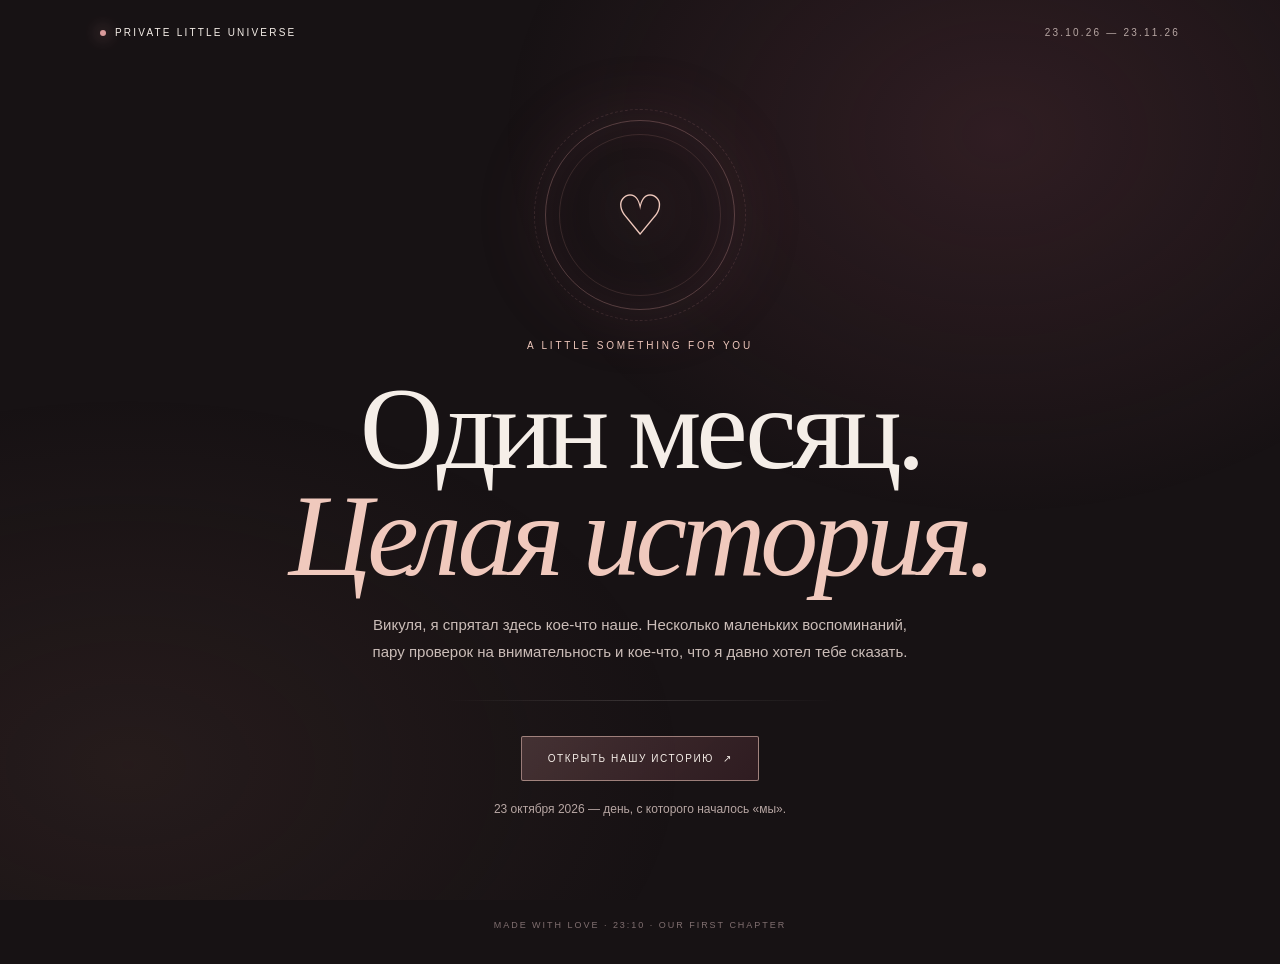
<file: vikula-month/index.html>
<!doctype html>
<html lang="ru">
<head>
<meta charset="utf-8">
<meta name="viewport" content="width=device-width, initial-scale=1">
<meta name="theme-color" content="#171214">
<title>23:10 — один месяц нас</title>
<style>
:root{--bg:#171214;--paper:#f5eee8;--muted:#b7a6a3;--rose:#d99b9b;--rose2:#f0c9bd;--wine:#6f3544;--line:rgba(245,238,232,.15)}
*{box-sizing:border-box}html{scroll-behavior:smooth}body{margin:0;background:var(--bg);color:var(--paper);font-family:Inter,-apple-system,BlinkMacSystemFont,"Segoe UI",sans-serif;min-height:100vh}
body:before{content:"";position:fixed;inset:0;pointer-events:none;background:radial-gradient(ellipse at 78% 15%,rgba(128,66,82,.24),transparent 35%),radial-gradient(ellipse at 10% 85%,rgba(113,75,68,.17),transparent 34%);z-index:-1}
*{-webkit-tap-highlight-color:transparent}button,input{font:inherit}.serif{font-family:Georgia,"Times New Roman",serif;font-weight:400;letter-spacing:-.045em}
.wrap{width:min(1080px,calc(100% - 40px));margin:auto}.top{display:flex;justify-content:space-between;align-items:center;padding:27px 0;color:var(--muted);font-size:10px;letter-spacing:.22em;text-transform:uppercase}.brand{color:var(--paper)}.top-mark{display:flex;gap:9px;align-items:center}.dot{width:6px;height:6px;border-radius:50%;background:var(--rose);box-shadow:0 0 16px var(--rose)}
.screen{display:none;min-height:calc(100svh - 80px);padding:55px 0 80px;animation:appear .7s ease both}.screen.active{display:flex;align-items:center}.center{width:100%;text-align:center}.eyebrow{font-size:10px;letter-spacing:.28em;text-transform:uppercase;color:var(--rose2)}h1{font-size:clamp(54px,10vw,116px);line-height:.92;margin:25px 0 22px;font-weight:400}h2{font-size:clamp(38px,6vw,68px);line-height:1;margin:15px 0 20px;font-weight:400}.sub{max-width:560px;margin:0 auto;color:#cbbdb8;line-height:1.8;font-size:15px}.rule{height:1px;background:linear-gradient(90deg,transparent,var(--line),transparent);margin:35px auto;max-width:400px}
.heart-orbit{width:190px;height:190px;margin:0 auto 30px;position:relative;display:grid;place-items:center;border:1px solid rgba(217,155,155,.32);border-radius:50%;box-shadow:0 0 80px rgba(174,93,110,.12),inset 0 0 45px rgba(174,93,110,.08)}.heart-orbit:before,.heart-orbit:after{content:"";position:absolute;border:1px solid rgba(217,155,155,.15);border-radius:50%}.heart-orbit:before{inset:13px}.heart-orbit:after{inset:-12px;border-style:dashed;animation:spin 45s linear infinite}.heart{font-size:56px;color:var(--rose2);filter:drop-shadow(0 0 24px rgba(217,155,155,.55));animation:pulse 2.4s ease-in-out infinite}
.btn{border:1px solid rgba(240,201,189,.55);background:linear-gradient(135deg,rgba(217,155,155,.22),rgba(111,53,68,.28));color:var(--paper);padding:16px 26px;border-radius:2px;letter-spacing:.16em;text-transform:uppercase;font-size:10px;cursor:pointer;transition:.25s}.btn:hover{transform:translateY(-2px);border-color:var(--rose2);box-shadow:0 12px 35px rgba(0,0,0,.25)}.btn:disabled{opacity:.35;cursor:not-allowed;transform:none}
.field{display:flex;gap:10px;justify-content:center;margin:28px auto 12px;max-width:380px}.field input{min-width:0;flex:1;background:rgba(255,255,255,.045);border:1px solid var(--line);border-radius:2px;color:white;padding:15px 16px;outline:none;text-align:center;letter-spacing:.18em}.field input:focus{border-color:var(--rose)}.hint{font-size:12px;color:var(--muted);margin:18px auto 0;line-height:1.7}.error{color:#e7a4a4;min-height:20px;font-size:12px}
.progress{display:flex;gap:8px;justify-content:center;margin:26px 0 36px}.progress i{width:34px;height:2px;background:rgba(245,238,232,.18)}.progress i.done{background:var(--rose)}
.quiz-card{max-width:650px;margin:auto;border:1px solid var(--line);background:linear-gradient(145deg,rgba(255,255,255,.055),rgba(255,255,255,.015));padding:clamp(25px,6vw,52px);position:relative}.quiz-card:before{content:"";position:absolute;inset:7px;border:1px solid rgba(245,238,232,.055);pointer-events:none}.qnum{color:var(--rose);font-size:10px;letter-spacing:.25em}.question{font-size:clamp(26px,4vw,39px);line-height:1.2;margin:20px auto 12px;max-width:520px}.answer{max-width:360px;margin:26px auto 12px}.answer input{width:100%;background:rgba(0,0,0,.18);border:1px solid var(--line);color:white;padding:16px;text-align:center;outline:none}.answer input:focus{border-color:var(--rose)}.smallnote{font-size:11px;color:var(--muted);line-height:1.7}
.story{display:grid;grid-template-columns:1fr 1fr;gap:16px;text-align:left;margin:45px auto;max-width:820px}.moment{padding:26px;border:1px solid var(--line);background:rgba(255,255,255,.025);min-height:170px}.moment .date{font-size:10px;letter-spacing:.2em;color:var(--rose);text-transform:uppercase}.moment h3{font:26px Georgia,serif;font-weight:400;margin:15px 0 8px}.moment p{font-size:13px;line-height:1.7;color:#c7b8b3;margin:0}.quote{font:clamp(25px,4vw,42px) Georgia,serif;line-height:1.25;color:var(--rose2);max-width:730px;margin:28px auto}.quote small{display:block;font:10px Inter,sans-serif;letter-spacing:.2em;text-transform:uppercase;color:var(--muted);margin-top:22px}
.letter{max-width:720px;margin:36px auto 0;padding:clamp(26px,6vw,58px);background:var(--paper);color:#33262a;text-align:left;position:relative;box-shadow:0 25px 90px rgba(0,0,0,.25)}.letter:after{content:"";position:absolute;inset:9px;border:1px solid rgba(111,53,68,.2);pointer-events:none}.letter .to{font-size:10px;letter-spacing:.22em;text-transform:uppercase;color:#8a5c65}.letter p{font:17px/1.9 Georgia,serif}.signature{font:italic 30px Georgia,serif;color:#8b4d5b;margin-top:30px}.final-actions{display:flex;justify-content:center;gap:12px;flex-wrap:wrap;margin-top:32px}
footer{padding:20px 0 34px;text-align:center;color:#806f70;font-size:9px;letter-spacing:.22em;text-transform:uppercase}
@keyframes appear{from{opacity:0;transform:translateY(14px)}to{opacity:1;transform:none}}@keyframes pulse{50%{transform:scale(1.12)}}@keyframes spin{to{transform:rotate(360deg)}}
@media(max-width:640px){.wrap{width:min(100% - 28px,1080px)}.top{padding:20px 0}.screen{padding:35px 0 55px;min-height:calc(100svh - 70px)}.story{grid-template-columns:1fr;margin:28px auto}.moment{min-height:0}.field{flex-direction:column}.field .btn{width:100%}.heart-orbit{width:155px;height:155px}.letter p{font-size:16px}}
@media(prefers-reduced-motion:reduce){*,*:before,*:after{animation:none!important;scroll-behavior:auto!important;transition:none!important}}
</style>
</head>
<body>
<header class="wrap top"><div class="top-mark"><span class="dot"></span><span class="brand">private little universe</span></div><div>23.10.26 — 23.11.26</div></header>
<main class="wrap">
<section class="screen active" id="welcome">
 <div class="center">
  <div class="heart-orbit"><div class="heart">♡</div></div>
  <div class="eyebrow">a little something for you</div>
  <h1 class="serif">Один месяц.<br><em style="color:var(--rose2)">Целая история.</em></h1>
  <p class="sub">Викуля, я спрятал здесь кое-что наше. Несколько маленьких воспоминаний, пару проверок на внимательность и кое-что, что я давно хотел тебе сказать.</p>
  <div class="rule"></div>
  <button class="btn" onclick="go('lock')">Открыть нашу историю&nbsp; ↗</button>
  <p class="hint">23 октября 2026 — день, с которого началось «мы».</p>
 </div>
</section>
<section class="screen" id="lock">
 <div class="center">
  <div class="eyebrow">chapter 00 / the key</div><h2 class="serif">Только для одной<br>особенной девушки.</h2>
  <p class="sub">У этой истории есть маленький замок. Думаю, ты знаешь дату, которая его откроет.</p>
  <div class="field"><input id="pass" type="password" inputmode="numeric" maxlength="8" placeholder="••••" aria-label="Пароль"><button class="btn" onclick="unlock()">Войти</button></div>
  <div class="error" id="passError"></div>
  <p class="hint">Подсказка: день и месяц, когда мы стали парой.<br>Формат: ДДММ</p>
 </div>
</section>
<section class="screen" id="quiz">
 <div class="center">
  <div class="eyebrow">chapter 01 / little memories</div><h2 class="serif">Ты ведь помнишь?</h2>
  <div class="progress"><i id="p0"></i><i id="p1"></i><i id="p2"></i></div>
  <div class="quiz-card">
   <div class="qnum" id="qnum">ВОСПОМИНАНИЕ 01 / 03</div><div class="question serif" id="question"></div><p class="smallnote" id="qhint"></p>
   <div class="answer"><input id="answer" type="text" autocomplete="off" placeholder="Твой ответ…" aria-label="Ответ на загадку"></div>
   <div class="error" id="answerError"></div><button class="btn" id="answerBtn" onclick="checkAnswer()">Проверить ответ</button>
  </div>
 </div>
</section>
<section class="screen" id="memories">
 <div class="center">
  <div class="eyebrow">chapter 02 / our first month</div><h2 class="serif">Маленькие вещи.<br><em style="color:var(--rose2)">Большое значение.</em></h2>
  <p class="sub">Я не хотел делать просто страницу с датой. Мне хотелось собрать здесь то, из чего постепенно складывается наша история.</p>
  <div class="story">
   <article class="moment"><div class="date">23 октября 2026</div><h3>Начало «нас»</h3><p>Тот самый день. С этого момента у нашей истории появилась общая дата — и теперь каждое 23-е будет немного особенным.</p></article>
   <article class="moment"><div class="date">28 октября 2026</div><h3>«Я только за»</h3><p>Ты написала: «ты же знаешь что я только за к тебе». Кажется, иногда несколько простых слов могут согреть сильнее длинных речей.</p></article>
   <article class="moment"><div class="date">31 октября 2026</div><h3>Самые важные слова</h3><p>В тот день ты сказала, что любишь меня и что я тебе дорог. Я помню эти слова. И очень ценю их.</p></article>
   <article class="moment"><div class="date">Каждый день</div><h3>Наш собственный язык</h3><p>«Бегу», «бебебе», «магия», стикеры вместо ответов и шутки, которые понятны только нам. Из таких мелочей и получается что-то своё.</p></article>
  </div>
  <div class="quote">«Потому что я люблю тебя и ты мне дорог»<small>31 октября · твои слова, которые я сохранил</small></div>
  <button class="btn" onclick="go('letter')">У меня есть ещё кое-что →</button>
 </div>
</section>
<section class="screen" id="letter">
 <div class="center">
  <div class="eyebrow">the last chapter / just for you</div><h2 class="serif">Викуля, это тебе.</h2>
  <div class="letter">
   <div class="to">Моей любимой Викуле</div>
   <p>Знаешь, прошёл всего месяц, но мне уже хочется бережно хранить столько маленьких моментов, связанных с тобой.</p>
   <p>Наши разговоры ни о чём и обо всём, смех, внезапные сообщения, прогулки, приколы, иногда споры и то, как мы всё равно стараемся понять друг друга. Мне нравится, что у нас постепенно появляется свой маленький мир — со своими словами, шутками и воспоминаниями.</p>
   <p>Спасибо тебе за то, что ты есть в моей жизни. За твою заботу, за искренность, за то, что можешь рассмешить меня, и за то, что рядом с тобой обычные дни становятся чуточку особенными.</p>
   <p>Я не знаю, сколько ещё красивых дат впереди, но очень хочу, чтобы их было много. Не обещаю идеальную историю — хочу настоящую. Чтобы мы поддерживали друг друга, чаще обнимались, больше смеялись и продолжали выбирать друг друга.</p>
   <p>С нашим первым месяцем, родная. Это только первая глава. ❤️</p>
   <div class="signature">Твой человек ♡</div>
  </div>
  <div class="final-actions"><button class="btn" onclick="celebrate()">Нажми, если улыбнулась ♡</button><button class="btn" onclick="go('welcome')">Перечитать сначала ↺</button></div>
  <p class="hint" id="celebrateText"></p>
 </div>
</section>
</main>
<footer>made with love · 23:10 · our first chapter</footer>
<script>
const screens=[...document.querySelectorAll('.screen')];
function go(id){screens.forEach(s=>s.classList.toggle('active',s.id===id));window.scrollTo({top:0,behavior:'smooth'});if(id==='quiz')renderQuestion()}
function unlock(){const v=document.getElementById('pass').value.replace(/\D/g,'');if(v==='2310'){document.getElementById('passError').textContent='';go('quiz')}else{document.getElementById('passError').textContent='Не-а. Вспомни день, когда началось наше «мы».';document.getElementById('pass').value=''}}
document.getElementById('pass').addEventListener('keydown',e=>{if(e.key==='Enter')unlock()});
const qs=[
 {q:'Когда ты не хотела спать, хотя я удивлялся, как так получилось, ты ответила одним словом. Каким?',hint:'Подсказка: это почти сверхъестественная способность.',answers:['магия']},
 {q:'Я отправлял это слово снова и снова, когда ты не отвечала. Что именно?',hint:'Подсказка: целая серия одинаковых сообщений за минуту.',answers:['бегу']},
 {q:'Какое короткое слово ты написала, когда попросила пропустить двух «даунов» в нашем чате?',hint:'Подсказка: короткая команда из четырёх букв.',answers:['скип']}
];
let qi=0;
function renderQuestion(){document.getElementById('qnum').textContent=`ВОСПОМИНАНИЕ 0${qi+1} / 03`;document.getElementById('question').textContent=qs[qi].q;document.getElementById('qhint').textContent=qs[qi].hint;document.getElementById('answer').value='';document.getElementById('answerError').textContent='';for(let i=0;i<3;i++)document.getElementById('p'+i).classList.toggle('done',i<qi)}
function checkAnswer(){const v=document.getElementById('answer').value.trim().toLowerCase().replaceAll('ё','е').replace(/[!.,?…]/g,'');if(qs[qi].answers.includes(v)){qi++;if(qi===3){go('memories')}else renderQuestion()}else document.getElementById('answerError').textContent='Почти! Вспомни нашу переписку и попробуй ещё раз ♡'}
document.getElementById('answer').addEventListener('keydown',e=>{if(e.key==='Enter')checkAnswer()});
function celebrate(){document.getElementById('celebrateText').textContent='Тогда я уже получил самое главное. Сохрани эту страницу — пусть она будет нашим маленьким архивом. ♡';for(let i=0;i<24;i++){const h=document.createElement('span');h.textContent=['♡','♥','✦'][i%3];h.style.cssText=`position:fixed;left:${Math.random()*100}vw;top:105vh;color:${i%2?'#e7b6b2':'#f4d9c8'};font-size:${14+Math.random()*22}px;pointer-events:none;z-index:10;transition:transform 3s ease,opacity 3s ease`;document.body.append(h);requestAnimationFrame(()=>{h.style.transform=`translateY(-${110+Math.random()*90}vh) rotate(${Math.random()*100-50}deg)`;h.style.opacity='0'});setTimeout(()=>h.remove(),3200)}}
</script>
</body></html>
</file>
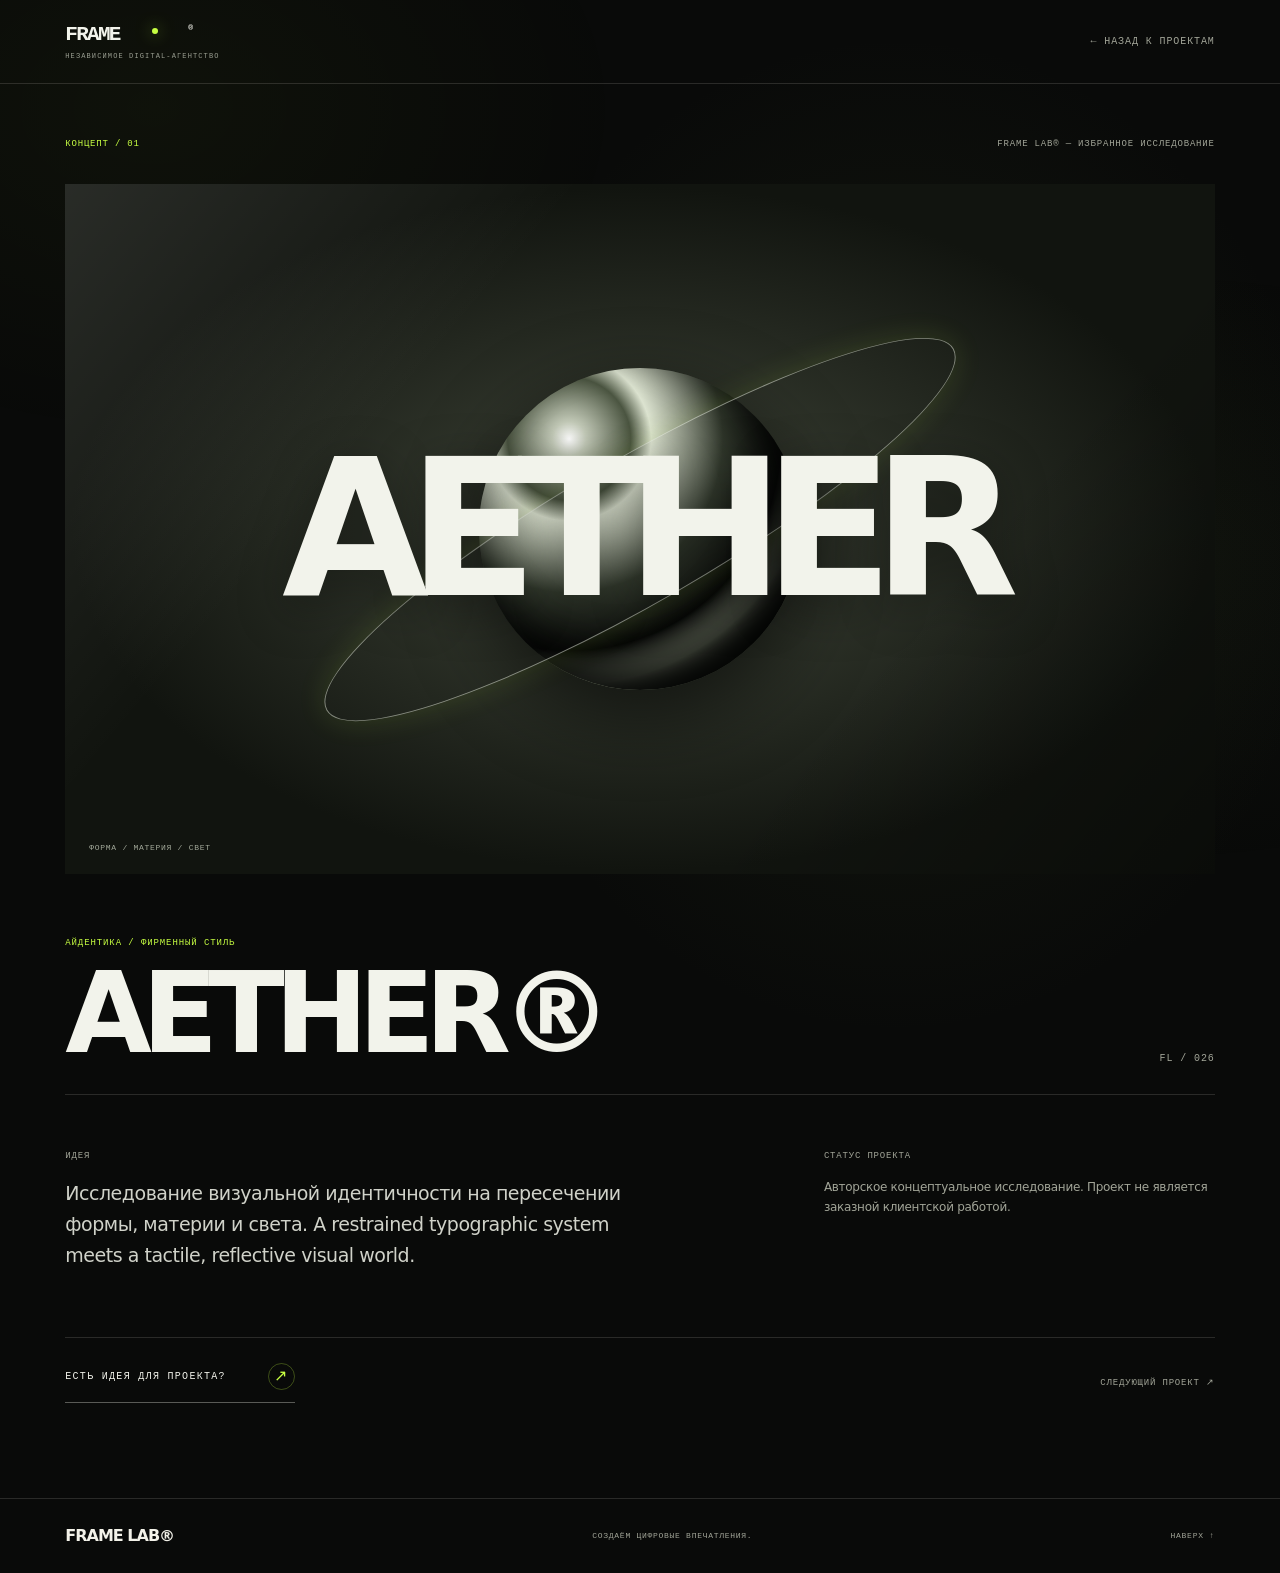
<file: pages/projects/project.html>
<!doctype html>
<html lang="ru">
<head>
  <meta charset="utf-8"><meta name="viewport" content="width=device-width,initial-scale=1"><meta name="theme-color" content="#090a09">
  <meta name="description" content="A FRAME LAB concept project — a study in digital identity, art direction and experience.">
  <title>Project — FRAME LAB®</title><link rel="icon" href="../../favicon.svg" type="image/svg+xml"><link rel="preconnect" href="https://fonts.googleapis.com"><link rel="preconnect" href="https://fonts.gstatic.com" crossorigin><link href="https://fonts.googleapis.com/css2?family=DM+Mono:wght@400;500&family=Manrope:wght@400;500;600;700;800&display=swap" rel="stylesheet"><link rel="stylesheet" href="../../style.css"><link rel="stylesheet" href="project.css">
</head>
<body class="project-page">
  <div class="noise" aria-hidden="true"></div><div class="project-page-header"><a class="brand" href="../../index.html"><span>FRAME</span><i></i><sup>®</sup><small>НЕЗАВИСИМОЕ DIGITAL-АГЕНТСТВО</small></a><a class="mono back-link" href="../../index.html#work">← НАЗАД К ПРОЕКТАМ</a></div>
  <main class="project-detail" id="project-detail">
    <div class="project-detail-kicker mono"><span id="detail-number">КОНЦЕПТ / 01</span><span>FRAME LAB® — ИЗБРАННОЕ ИССЛЕДОВАНИЕ</span></div>
    <div class="project-detail-art" id="detail-art"><div class="detail-art-inner" id="detail-art-inner"><span id="detail-art-word">AETHER</span><i></i><b></b></div><span class="mono detail-art-caption">ФОРМА / МАТЕРИЯ / СВЕТ</span></div>
    <div class="project-detail-title-row"><div><p class="mono" id="detail-category">BRANDING / IDENTITY SYSTEM</p><h1 id="detail-title">AETHER®</h1></div><span class="detail-index mono">FL / 026</span></div>
    <div class="project-detail-copy"><div><span class="mono detail-label">ИДЕЯ</span><p id="detail-description">A visual identity study exploring the relationship between form, matter and light.</p></div><div><span class="mono detail-label">СТАТУС ПРОЕКТА</span><p>Авторское концептуальное исследование. Проект не является заказной клиентской работой.</p></div></div>
    <div class="project-detail-bottom"><a class="text-link" href="../../index.html#contact">ЕСТЬ ИДЕЯ ДЛЯ ПРОЕКТА? <span>↗</span></a><a class="mono next-project" id="next-project" href="project.html?id=02">СЛЕДУЮЩИЙ ПРОЕКТ ↗</a></div>
  </main>
  <footer class="project-page-footer mono"><a href="../../index.html">FRAME LAB®</a><span>СОЗДАЁМ ЦИФРОВЫЕ ВПЕЧАТЛЕНИЯ.</span><a href="../../index.html#top">НАВЕРХ ↑</a></footer>
  <script src="project.js" defer></script>
</body></html>
</file>
<file: style.css>
:root{--black:#090a09;--graphite:#111310;--surface:#171a15;--white:#f0f0e9;--lime:#c7ff42;--muted:#85877e;--line:rgba(240,240,233,.15);--mono:'IBM Plex Mono',monospace;--sans:'Space Grotesk',Arial,sans-serif;--pad:clamp(22px,5.2vw,84px);--ease:cubic-bezier(.2,.75,.25,1)}
*{box-sizing:border-box}html{scroll-behavior:smooth;scroll-padding-top:90px}body{margin:0;background:var(--black);color:var(--white);font-family:var(--sans);overflow-x:hidden}body.menu-open{overflow:hidden}a{color:inherit;text-decoration:none}button{font:inherit;color:inherit}.mono{font-family:var(--mono);font-size:10px;letter-spacing:.09em}.noise{position:fixed;inset:0;z-index:20;pointer-events:none;opacity:.055;background-image:url("data:image/svg+xml,%3Csvg viewBox='0 0 180 180' xmlns='http://www.w3.org/2000/svg'%3E%3Cfilter id='n'%3E%3CfeTurbulence type='fractalNoise' baseFrequency='.92' numOctaves='3' stitchTiles='stitch'/%3E%3C/filter%3E%3Crect width='100%25' height='100%25' filter='url(%23n)' opacity='.5'/%3E%3C/svg%3E")}.scroll-progress{position:fixed;z-index:50;top:0;left:0;width:100%;height:2px;background:transparent}.scroll-progress span{display:block;width:0;height:100%;background:var(--lime);box-shadow:0 0 12px var(--lime)}#ambient-canvas{position:fixed;inset:0;width:100%;height:100%;z-index:-1;opacity:.65;pointer-events:none}.cursor-glow{position:fixed;z-index:1;width:300px;height:300px;border-radius:50%;pointer-events:none;background:radial-gradient(circle,rgba(199,255,66,.075),rgba(199,255,66,0) 68%);transform:translate(-50%,-50%);opacity:0;transition:opacity .4s}.js .cursor-glow{opacity:1}.site-header{height:84px;padding:0 var(--pad);display:flex;align-items:center;justify-content:space-between;position:absolute;top:0;left:0;width:100%;z-index:30;border-bottom:1px solid rgba(240,240,233,.1)}.brand{position:relative;display:grid;grid-template-columns:auto auto auto;align-items:start;font-weight:800;font-size:20px;letter-spacing:-1.5px;line-height:1}.brand i{width:6px;height:6px;background:var(--lime);border-radius:50%;margin:4px 0 0 4px}.brand sup{font-size:8px;margin-left:2px}.brand small{grid-column:1/4;font:8px var(--mono);letter-spacing:.13em;color:var(--muted);margin-top:7px}.desktop-nav{display:flex;gap:clamp(20px,3vw,48px);margin-left:9%}.desktop-nav a,.header-contact{font:10px var(--mono);letter-spacing:.1em;color:#c4c5bd;transition:color .25s}.desktop-nav a:hover,.header-contact:hover{color:var(--lime)}.header-contact span{color:var(--lime);font-size:14px;margin-left:9px}.menu-toggle{display:none;background:none;border:0}.section-pad{padding-left:var(--pad);padding-right:var(--pad)}.hero{min-height:780px;height:100svh;max-height:1100px;min-height:700px;position:relative;display:flex;flex-direction:column;justify-content:space-between;padding-top:130px;padding-bottom:26px;overflow:hidden}.hero:before{content:"";position:absolute;inset:0;background:radial-gradient(ellipse at 72% 42%,rgba(102,122,68,.12),transparent 38%),radial-gradient(ellipse at 18% 82%,rgba(65,77,50,.13),transparent 40%);pointer-events:none}.hero-meta,.hero-foot{display:flex;justify-content:space-between;position:relative;z-index:3;color:var(--muted)}.hero-meta span:first-child{color:#c4c5bd}.status-dot{display:inline-block;width:6px;height:6px;border-radius:50%;background:var(--lime);margin-right:9px;box-shadow:0 0 10px var(--lime)}.hero-meta i{font-style:normal;color:var(--lime)}.hero-stage{position:relative;flex:1;display:flex;align-items:center}.hero-copy{position:relative;z-index:4;width:100%;padding-top:25px}.eyebrow{color:var(--muted);margin:0 0 26px 7px}.eyebrow span{margin-left:15px;color:#55584f}.hero-title{font-size:clamp(70px,12.6vw,190px);font-weight:800;line-height:.78;letter-spacing:-.095em;margin:0;text-transform:uppercase;position:relative;z-index:2}.title-line{display:block;white-space:nowrap}.title-line:nth-child(2){padding-left:11.8vw}.title-line:nth-child(3){font-size:.82em;margin-top:.12em}.title-outline{color:transparent;-webkit-text-stroke:1px rgba(240,240,233,.75);text-shadow:0 0 40px rgba(240,240,233,.04)}.lime-dot{color:var(--lime)}.hero-bottom{display:grid;grid-template-columns:1fr 1fr 1fr;align-items:end;margin-top:52px;max-width:720px}.hero-bottom p{font-size:12px;line-height:1.7;color:#a3a59b;margin:0}.round-link{justify-self:center;width:48px;height:48px;border:1px solid rgba(240,240,233,.35);border-radius:50%;display:grid;place-items:center;transition:.3s var(--ease)}.round-link span{font-size:20px}.round-link:hover{background:var(--lime);color:var(--black);border-color:var(--lime);transform:translateY(4px)}.hero-index{text-align:right;color:var(--muted);line-height:1.8}.hero-foot{font-size:9px}.hero-foot i{font-style:normal;color:#55584f}.hero-object{position:absolute;width:46vw;height:46vw;max-width:660px;max-height:660px;right:3%;top:3%;z-index:1;pointer-events:none;filter:drop-shadow(0 35px 70px rgba(0,0,0,.55));animation:float 9s ease-in-out infinite}.chrome-ball{position:absolute;width:55%;aspect-ratio:1;border-radius:50%;top:19%;left:23%;background:radial-gradient(circle at 28% 23%,#fff 0,#9c9e97 4%,#30332e 14%,#d9dcd3 22%,#555a50 32%,#111 49%,#858a7e 57%,#e7e8e0 62%,#262923 72%,#080908 100%);box-shadow:inset -30px -25px 50px #000, inset 10px 8px 22px rgba(255,255,255,.7),0 0 90px rgba(199,255,66,.08)}.glass-disc{position:absolute;width:76%;height:25%;border:1px solid rgba(238,245,230,.5);border-radius:50%;top:39%;left:12%;transform:rotate(-32deg);box-shadow:0 0 28px rgba(210,230,190,.15),inset 0 0 25px rgba(255,255,255,.08);background:linear-gradient(110deg,transparent,rgba(255,255,255,.13),transparent)}.lime-shard{position:absolute;width:19%;height:45%;right:14%;top:17%;clip-path:polygon(45% 0,100% 77%,28% 100%,0 27%);background:linear-gradient(140deg,#e6ff9e,#9acb26 35%,#334d0b 70%,#d3ff69);filter:drop-shadow(0 0 20px rgba(199,255,66,.4));transform:rotate(24deg)}.hero-orbit{position:absolute;border:1px solid rgba(199,255,66,.12);border-radius:50%;pointer-events:none}.orbit-one{width:56vw;height:18vw;right:0;top:36%;transform:rotate(-25deg)}.orbit-two{width:42vw;height:42vw;right:5%;top:5%;border-color:rgba(240,240,233,.08)}.orbit-core{position:absolute;width:5px;height:5px;border-radius:50%;background:var(--lime);top:12%;left:18%;box-shadow:0 0 18px var(--lime)}@keyframes float{0%,100%{transform:translate3d(0,0,0) rotate(-4deg)}50%{transform:translate3d(0,-20px,0) rotate(3deg)}}.ticker{overflow:hidden;border-top:1px solid var(--line);border-bottom:1px solid var(--line);padding:17px 0;background:rgba(17,19,16,.65)}.ticker-track{white-space:nowrap;animation:ticker 34s linear infinite}.ticker-track span{font:11px var(--mono);letter-spacing:.14em}.ticker-track b{color:var(--lime);padding:0 28px;font-size:16px}@keyframes ticker{to{transform:translateX(-50%)}}.section-kicker{display:flex;justify-content:space-between;color:var(--muted);border-top:1px solid var(--line);padding-top:18px;font-size:9px}.about{padding-top:145px;padding-bottom:120px}.about-grid{display:grid;grid-template-columns:1.25fr .75fr;gap:8%;padding:100px 0 95px}.display-heading{font-size:clamp(58px,9.3vw,136px);line-height:.86;letter-spacing:-.085em;font-weight:700;margin:0}.display-heading em{font-style:normal;color:transparent;-webkit-text-stroke:1px rgba(240,240,233,.62)}.about-side{align-self:end;max-width:400px;padding-bottom:6px}.about-symbol{width:95px;height:95px;border:1px solid rgba(240,240,233,.25);border-radius:50%;display:grid;place-items:center;position:relative;margin-bottom:45px}.about-symbol span{font-size:52px;font-weight:800;letter-spacing:-.1em}.about-symbol i{position:absolute;width:13px;height:13px;background:var(--lime);border-radius:50%;right:3px;top:11px;box-shadow:0 0 20px rgba(199,255,66,.5)}.about-symbol b{position:absolute;width:120px;height:30px;border:1px solid rgba(199,255,66,.2);border-radius:50%;transform:rotate(-38deg)}.lead{font-size:clamp(19px,2vw,26px);line-height:1.3;letter-spacing:-.04em;margin:0 0 20px;max-width:360px}.body-copy{font-size:13px;line-height:1.9;color:var(--muted);max-width:390px;margin:0 0 30px}.text-link{display:inline-flex;gap:35px;align-items:center;font:10px var(--mono);letter-spacing:.12em;border-bottom:1px solid rgba(240,240,233,.35);padding:0 0 12px;transition:color .2s,border-color .2s}.text-link span{color:var(--lime);font-size:16px}.text-link:hover{color:var(--lime);border-color:var(--lime)}.about-strip{display:flex;justify-content:space-between;border-top:1px solid var(--line);padding-top:18px;color:#b4b6ac;font-size:9px}.work{padding-top:80px;padding-bottom:150px;background:linear-gradient(180deg,rgba(17,19,16,.3),rgba(17,19,16,.7))}.section-heading-row{display:flex;justify-content:space-between;align-items:end;padding:85px 0 65px}.section-intro{font-size:12px;line-height:1.8;color:var(--muted);max-width:245px;margin:0 4% 6px 20px}.filter-row{display:flex;gap:27px;border-bottom:1px solid var(--line);padding-bottom:15px;margin-bottom:28px;overflow:auto}.filter-btn{border:0;background:none;color:#777a70;padding:0;white-space:nowrap;font:10px var(--mono);letter-spacing:.1em;cursor:pointer;transition:color .2s}.filter-btn sup{color:var(--lime);font-size:8px}.filter-btn.active,.filter-btn:hover{color:var(--white)}.project-grid{display:grid;grid-template-columns:1.1fr .9fr;gap:70px 26px;align-items:start}.project-card{min-width:0;cursor:pointer;transition:opacity .35s,transform .45s var(--ease)}.project-card:hover{transform:translateY(-7px)}.project-card.hidden{display:none}.project-offset{margin-top:105px}.project-wide{grid-column:1/-1;width:75%;justify-self:center;margin-top:10px}.project-art{height:clamp(280px,39vw,520px);position:relative;overflow:hidden;background:#171a15;isolation:isolate}.project-wide .project-art{height:clamp(300px,40vw,510px)}.project-art:after{content:"";position:absolute;inset:0;z-index:5;pointer-events:none;background:linear-gradient(135deg,rgba(255,255,255,.08),transparent 28%,transparent 70%,rgba(0,0,0,.28))}.project-info{display:flex;justify-content:space-between;align-items:end;padding-top:16px}.project-type{font-size:8px;color:var(--muted);letter-spacing:.12em}.project-info h3{font-size:18px;letter-spacing:-.04em;margin:6px 0 0}.project-arrow{width:33px;height:33px;border:1px solid var(--line);border-radius:50%;display:grid;place-items:center;color:var(--lime);transition:.25s}.project-card:hover .project-arrow{background:var(--lime);color:var(--black);transform:rotate(45deg)}.art-aether{background:radial-gradient(ellipse at 50% 45%,#555a4e,#1c201a 45%,#0c0e0b 80%)}.aether-word{position:absolute;z-index:2;left:7%;top:8%;font-size:clamp(35px,7vw,95px);font-weight:800;letter-spacing:-.09em;color:#dfe4d6}.aether-orb{position:absolute;width:50%;aspect-ratio:1;border-radius:50%;left:28%;top:28%;background:radial-gradient(circle at 28% 23%,#fff 0,#b4b9a9 6%,#3c4434 17%,#d7dbcc 23%,#333a2d 43%,#0b0d0a 58%,#aab09c 68%,#151812 80%);box-shadow:0 20px 80px #050605,inset -20px -30px 50px #070807}.art-coordinate,.art-label{position:absolute;z-index:3;color:#b4b9aa;font-size:8px}.art-coordinate{top:8%;right:6%}.art-label{bottom:7%;left:7%;letter-spacing:.18em}.art-nord{background:#d5d4c8;color:#151712}.nord-panel{position:absolute;inset:8% 9% 8% 12%;background:#f0f0e8;padding:24px 26px;display:flex;flex-direction:column;z-index:2;box-shadow:15px 20px 50px rgba(0,0,0,.2)}.nord-panel>span{font-size:9px}.nord-panel strong{font-size:clamp(40px,6vw,78px);line-height:.9;letter-spacing:-.09em;margin:auto 0;font-weight:600}.nord-panel i{font-style:normal;font-size:30px;align-self:end}.nord-orb{position:absolute;width:45%;aspect-ratio:1;border-radius:50%;background:linear-gradient(135deg,#f7f8ef,#7d8275 35%,#252820 55%,#e2e4d8 68%,#55594f);right:-10%;bottom:-13%;filter:blur(.2px);box-shadow:0 0 50px rgba(0,0,0,.2)}.art-vanta{background:radial-gradient(ellipse at 50% 50%,#42463c,#131610 65%)}.vanta-rings{position:absolute;width:65%;height:65%;left:17%;top:15%;display:grid;place-items:center;transform:rotate(-25deg)}.vanta-rings i{position:absolute;width:100%;height:44%;border:1px solid rgba(220,226,210,.8);border-radius:50%;box-shadow:0 0 20px rgba(199,255,66,.12)}.vanta-rings i:nth-child(2){transform:rotate(60deg);width:80%;height:100%}.vanta-rings i:nth-child(3){transform:rotate(-60deg);width:80%;height:100%}.vanta-name{position:absolute;z-index:2;top:42%;left:0;width:100%;text-align:center;font-size:clamp(45px,7vw,92px);font-weight:800;letter-spacing:-.1em}.vanta-name span{font-size:12px;vertical-align:top;letter-spacing:0}.vanta-caption{position:absolute;bottom:7%;left:7%;color:#92968b}.art-flux{background:linear-gradient(120deg,#a6b88a,#566d3d 40%,#20271c 80%)}.flux-type{position:absolute;z-index:2;top:2%;left:4%;font-size:clamp(100px,21vw,260px);font-weight:800;letter-spacing:-.12em;color:#d9e4c7;mix-blend-mode:screen}.flux-shape{position:absolute;width:42%;height:125%;right:17%;top:-13%;border-radius:48% 52% 38% 62%;transform:rotate(36deg);background:linear-gradient(90deg,#11150f,#d7e3c5 18%,#697b50 35%,#eef4df 48%,#29351f 62%,#c8d6b2 76%,#11150f);filter:drop-shadow(25px 30px 35px rgba(0,0,0,.45))}.flux-meta{position:absolute;bottom:7%;left:6%;color:#dbe4d0}.art-object{background:#c7c8bc;color:#1a1c17}.object-stack{position:absolute;width:50%;height:75%;left:25%;top:13%;transform:rotate(-23deg)}.object-stack i{position:absolute;width:100%;height:100%;border:1px solid #454a3d;border-radius:48%;background:linear-gradient(110deg,rgba(255,255,255,.8),rgba(72,78,64,.5),rgba(255,255,255,.2));box-shadow:inset 10px 0 30px rgba(255,255,255,.7),15px 15px 35px rgba(0,0,0,.2)}.object-stack i:nth-child(2){transform:rotate(60deg) scale(.85)}.object-stack i:nth-child(3){transform:rotate(-60deg) scale(.72)}.object-number{position:absolute;top:7%;left:7%;font-size:85px;font-weight:800;letter-spacing:-.1em}.object-caption{position:absolute;bottom:7%;right:7%;font-size:8px}.art-sol{background:linear-gradient(155deg,#e2d9c8,#9a9784 55%,#55594d);color:#20231c}.sol-sun{position:absolute;width:65%;aspect-ratio:1;border-radius:50%;top:18%;right:-5%;background:radial-gradient(circle at 35% 32%,#fff8df,#c9c3a9 35%,#787c6b 66%,#34392f);box-shadow:0 15px 60px rgba(30,35,23,.3)}.sol-copy{position:absolute;z-index:2;left:8%;top:9%}.sol-copy span{font-size:8px}.sol-copy strong{display:block;font-size:clamp(48px,7vw,90px);line-height:.86;letter-spacing:-.09em;margin-top:45px}.sol-bottom{position:absolute;bottom:7%;left:8%;font-size:8px}.work-note{color:#65695e;font-size:8px;margin-top:40px}.services{padding-top:110px;padding-bottom:140px}.services-head{display:flex;justify-content:space-between;align-items:end;padding:90px 0 75px}.service-list{border-top:1px solid var(--line)}.service-item{display:grid;grid-template-columns:70px 1fr 190px 35px;gap:20px;align-items:center;min-height:125px;border-bottom:1px solid var(--line);position:relative;transition:padding .35s var(--ease),background .35s;cursor:default}.service-item:hover{padding-left:15px;background:linear-gradient(90deg,rgba(199,255,66,.035),transparent 70%)}.service-num{color:var(--lime);align-self:start;padding-top:31px}.service-main h3{font-size:clamp(22px,3vw,36px);font-weight:500;letter-spacing:-.06em;margin:0 0 8px}.service-main p{font-size:11px;line-height:1.7;color:var(--muted);margin:0;max-width:430px}.service-plus{font-size:20px;color:#85877e;transition:.3s}.service-item:hover .service-plus{color:var(--lime);transform:rotate(45deg)}.service-detail{height:95px;display:flex;align-items:center;justify-content:center;opacity:0;transform:translateX(10px);transition:.35s;overflow:hidden}.service-item:hover .service-detail,.service-item:focus-within .service-detail{opacity:1;transform:none}.detail-brand{font-size:22px;line-height:.85;font-weight:800;letter-spacing:-.08em;color:var(--lime)}.detail-brand span{font-size:28px}.mini-browser{width:145px;height:76px;border:1px solid rgba(240,240,233,.4);border-radius:5px;padding:7px;position:relative;font-size:6px;color:var(--muted)}.mini-browser i{display:inline-block;width:4px;height:4px;background:var(--lime);border-radius:50%;margin-right:3px}.mini-browser b{display:block;font:6px var(--mono);margin-top:8px}.mini-browser span{display:block;font-size:15px;line-height:.9;font-weight:800;color:var(--white);margin-top:5px}.detail-code{font:9px var(--mono);display:block;padding:28px 0;color:var(--muted)}.detail-code b{display:block;color:var(--lime);font-weight:400;margin:5px 0}.direction-cross{font-size:48px;color:var(--lime);animation:spin 14s linear infinite}.detail-direction span{font:8px var(--mono);margin-left:10px;line-height:1.5}.content-frame{width:54px;height:70px;border:1px solid var(--lime);transform:rotate(12deg);background:linear-gradient(140deg,transparent 35%,rgba(199,255,66,.3))}.detail-content span{font:7px var(--mono);margin-left:10px}.interactive-cube{width:54px;height:54px;border:1px solid var(--lime);transform:rotate(35deg) skew(-8deg);box-shadow:0 0 20px rgba(199,255,66,.2);animation:cube 5s ease-in-out infinite}@keyframes spin{to{transform:rotate(360deg)}}@keyframes cube{50%{transform:rotate(215deg) skew(-8deg)}}.process{padding-top:100px;padding-bottom:150px;background:rgba(17,19,16,.55)}.process-layout{display:grid;grid-template-columns:.85fr 1.15fr;gap:10%;padding-top:90px}.process-intro{font-size:12px;line-height:1.9;color:var(--muted);max-width:300px;margin-top:38px}.process-steps{position:relative}.process-line{position:absolute;left:21px;top:22px;bottom:25px;width:1px;background:rgba(240,240,233,.16)}.process-line span{display:block;width:3px;height:20%;background:var(--lime);position:absolute;left:-1px;top:0;transition:top .5s var(--ease);box-shadow:0 0 10px var(--lime)}.process-step{display:grid;grid-template-columns:44px 1fr 1.3fr 20px;align-items:center;gap:18px;width:100%;min-height:88px;padding:15px 0;border:0;border-bottom:1px solid var(--line);background:transparent;text-align:left;cursor:pointer;position:relative}.step-num{color:#666a60;transition:color .3s}.step-name{font-size:17px;letter-spacing:-.04em}.step-desc{font-size:10px;line-height:1.6;color:var(--muted);max-width:220px}.process-step i{font-style:normal;color:#686c62;transition:.3s}.process-step.active .step-num,.process-step.active i{color:var(--lime)}.process-step.active .step-name{color:var(--white)}.process-step.active i{transform:rotate(45deg)}.lab{padding-top:105px;padding-bottom:140px}.lab-grid{display:grid;grid-template-columns:.72fr 1.28fr;gap:7%;padding-top:90px;align-items:center}.lab-copy .lead{margin-top:40px}.lab-copy .body-copy{max-width:330px}.lab-controls{display:flex;gap:22px;margin-top:36px}.lab-button{background:none;border:0;border-bottom:1px solid var(--line);padding:0 0 10px;font:9px var(--mono);letter-spacing:.1em;cursor:pointer}.lab-button span{color:var(--lime);margin-left:12px;font-size:14px}.lab-visual{height:510px;position:relative;overflow:hidden;border:1px solid rgba(240,240,233,.16);background:radial-gradient(ellipse at 50% 50%,#20271b,#0d100c 70%);cursor:crosshair}.lab-visual:before,.lab-visual:after{content:"";position:absolute;inset:8%;border:1px solid rgba(199,255,66,.1);border-radius:50%;transform:rotate(-28deg);pointer-events:none}.lab-visual:after{inset:18% 4%;transform:rotate(38deg)}#lab-canvas{position:absolute;inset:0;width:100%;height:100%}.lab-hud{position:absolute;z-index:2;top:18px;left:18px;right:18px;display:flex;justify-content:space-between;color:#92978a;font-size:8px}.lab-hud span:nth-child(2){color:var(--lime)}.lab-center-label{position:absolute;z-index:2;top:50%;left:50%;transform:translate(-50%,-50%);font-size:clamp(35px,5vw,66px);line-height:.83;font-weight:800;letter-spacing:-.09em;text-align:center;pointer-events:none;text-shadow:0 3px 35px #090a09}.lab-center-label em{font-style:normal;color:transparent;-webkit-text-stroke:1px var(--lime)}.lab-corner{position:absolute;bottom:18px;right:18px;color:#73786b;font-size:8px;text-align:right;line-height:1.7}.faq{padding-top:95px;padding-bottom:150px;background:rgba(17,19,16,.55)}.faq-layout{display:grid;grid-template-columns:.8fr 1.2fr;gap:12%;padding-top:90px}.faq-list{border-top:1px solid var(--line)}.faq-list details{border-bottom:1px solid var(--line);padding:0}.faq-list summary{list-style:none;display:flex;justify-content:space-between;align-items:center;padding:25px 0;cursor:pointer;font-size:15px;letter-spacing:-.03em}.faq-list summary::-webkit-details-marker{display:none}.faq-list summary span{font-size:21px;color:var(--lime);transition:transform .25s}.faq-list details[open] summary span{transform:rotate(45deg)}.faq-list details p{font-size:11px;line-height:1.8;color:var(--muted);max-width:520px;margin:0;padding:0 35px 25px 0}.contact{position:relative;overflow:hidden;padding-top:25px;padding-bottom:0;min-height:800px;background:radial-gradient(ellipse at 72% 47%,rgba(88,111,51,.17),transparent 37%),#090a09}.contact-top{display:flex;justify-content:space-between;color:var(--muted);border-top:1px solid var(--line);padding-top:18px;position:relative;z-index:2}.contact-title{font-size:clamp(65px,12vw,175px);line-height:.79;letter-spacing:-.095em;font-weight:800;margin:100px 0 65px;position:relative;z-index:2}.contact-title em{font-style:normal;color:transparent;-webkit-text-stroke:1px rgba(240,240,233,.65)}.contact-art{position:absolute;right:7%;top:19%;width:45vw;height:45vw;max-width:650px;max-height:650px;pointer-events:none}.contact-ring{position:absolute;border:1px solid rgba(199,255,66,.2);border-radius:50%;inset:5%;transform:rotate(-28deg) scaleY(.4)}.ring-b{inset:20% -8%;transform:rotate(55deg) scaleY(.6);border-color:rgba(240,240,233,.18)}.contact-glass{position:absolute;width:42%;height:42%;left:29%;top:29%;border-radius:50%;background:radial-gradient(circle at 28% 25%,#f2f5e8 0,#8e9981 7%,#323a29 23%,#090a09 53%,#c2cead 68%,#1b2117 80%);box-shadow:inset -20px -30px 40px #000,0 0 80px rgba(199,255,66,.1);animation:float 10s ease-in-out infinite}.contact-light{position:absolute;width:15%;height:55%;left:64%;top:15%;background:linear-gradient(90deg,transparent,#d8ff92,transparent);filter:blur(8px);transform:rotate(35deg);opacity:.55}.contact-bottom{display:grid;grid-template-columns:1fr 1fr 1fr;align-items:center;position:relative;z-index:2;padding-bottom:100px}.contact-bottom>p{font-size:12px;line-height:1.7;color:var(--muted);margin:0}.start-button{justify-self:center;display:flex;align-items:center;gap:35px;background:var(--lime);color:#11140c;padding:18px 22px 18px 25px;font:10px var(--mono);letter-spacing:.1em;min-width:220px;justify-content:space-between;transition:transform .3s,box-shadow .3s}.start-button b{font-size:18px;font-weight:400}.start-button:hover{transform:translateY(-5px);box-shadow:0 15px 40px rgba(199,255,66,.18)}.contact-social{justify-self:end;display:flex;flex-direction:column;gap:9px;color:var(--muted);font-size:8px}.contact-social a{color:var(--white);transition:color .2s}.contact-social a:hover{color:var(--lime)}.site-footer{min-height:75px;border-top:1px solid var(--line);display:flex;align-items:center;justify-content:space-between;color:#777b70;font-size:8px;gap:15px}.footer-brand{font:800 17px var(--sans);letter-spacing:-1px;color:var(--white)}.footer-brand span{font-size:8px;vertical-align:top;color:var(--lime)}.site-footer>a:last-child{color:var(--white)}.project-modal{position:fixed;inset:0;z-index:100;display:grid;place-items:center;padding:22px;opacity:0;visibility:hidden;transition:opacity .3s,visibility .3s}.project-modal.open{opacity:1;visibility:visible}.modal-backdrop{position:absolute;inset:0;background:rgba(0,0,0,.78);backdrop-filter:blur(12px)}.modal-panel{position:relative;width:min(560px,100%);padding:clamp(28px,5vw,55px);border:1px solid rgba(240,240,233,.2);background:linear-gradient(145deg,rgba(37,42,31,.96),rgba(13,15,12,.98));box-shadow:0 25px 100px rgba(0,0,0,.6);transform:translateY(18px);transition:transform .35s var(--ease)}.project-modal.open .modal-panel{transform:translateY(0)}.modal-close{position:absolute;top:18px;right:20px;border:0;background:none;font-size:30px;cursor:pointer;color:var(--muted)}.modal-kicker{color:var(--lime)}.modal-panel h2{font-size:clamp(38px,8vw,70px);letter-spacing:-.08em;margin:35px 0 12px}.modal-panel>p{font-size:13px;line-height:1.8;color:#b4b8aa}.modal-meta{display:flex;justify-content:space-between;border-top:1px solid var(--line);border-bottom:1px solid var(--line);padding:15px 0;margin:25px 0;color:var(--muted);font-size:8px}.modal-disclaimer{font-size:10px!important;color:#7f8477!important;margin-bottom:30px}.mobile-menu{display:none}.reveal{opacity:1;transform:none}.js .reveal{opacity:0;transform:translateY(22px);transition:opacity .8s var(--ease),transform .8s var(--ease)}.js .reveal.in-view{opacity:1;transform:none}
@media(min-width:1500px){.hero-title{font-size:190px}.hero{padding-left:max(var(--pad),calc((100vw - 1440px)/2));padding-right:max(var(--pad),calc((100vw - 1440px)/2))}}
@media(max-width:900px){.desktop-nav{gap:18px;margin-left:0}.desktop-nav a,.header-contact{font-size:9px}.hero{min-height:720px}.hero-title{font-size:clamp(72px,13vw,120px)}.hero-object{width:55vw;height:55vw;right:-5%;top:12%;opacity:.8}.about-grid{gap:4%}.display-heading{font-size:clamp(58px,10vw,95px)}.project-grid{gap:55px 18px}.project-art{height:340px}.project-wide{width:88%}.service-item{grid-template-columns:48px 1fr 130px 25px;gap:12px}.process-layout{gap:6%}.process-step{grid-template-columns:35px .8fr 1.2fr 15px;gap:10px}.lab-grid{grid-template-columns:.8fr 1.2fr;gap:4%}.lab-visual{height:430px}.contact-title{font-size:13vw}}
@media(max-width:650px){:root{--pad:21px}.site-header{height:72px}.desktop-nav,.header-contact{display:none}.menu-toggle{display:flex;flex-direction:column;gap:6px;padding:10px;z-index:42}.menu-toggle span{display:block;width:24px;height:1px;background:var(--white);transition:.3s}.menu-toggle[aria-expanded="true"] span:first-child{transform:translateY(3.5px) rotate(45deg)}.menu-toggle[aria-expanded="true"] span:last-child{transform:translateY(-3.5px) rotate(-45deg)}.mobile-menu{display:flex;position:fixed;inset:0;z-index:35;background:#0c0e0b;padding:110px var(--pad) 35px;flex-direction:column;justify-content:center;gap:0;transform:translateY(-10px);opacity:0;visibility:hidden;transition:.35s}.mobile-menu.open{transform:none;opacity:1;visibility:visible}.mobile-menu>a{display:flex;justify-content:space-between;align-items:center;border-bottom:1px solid var(--line);padding:17px 0;font-size:clamp(27px,8vw,42px);font-weight:600;letter-spacing:-.06em}.mobile-menu>a span{font:9px var(--mono);color:var(--lime)}.mobile-menu p{font:9px/1.8 var(--mono);color:var(--muted);margin-top:35px}.hero{height:auto;min-height:760px;max-height:none;padding-top:115px;padding-bottom:22px}.hero-meta{font-size:8px}.hero-meta span:nth-child(2){display:none}.hero-stage{min-height:560px;align-items:center}.hero-title{font-size:clamp(55px,14.3vw,92px);line-height:.82;letter-spacing:-.09em}.title-line:nth-child(2){padding-left:8vw}.title-line:nth-child(3){font-size:.79em}.eyebrow{font-size:8px;margin-left:2px;margin-bottom:22px}.hero-object{width:85vw;height:85vw;max-width:none;max-height:none;right:-26%;top:5%;opacity:.52}.hero-orbit.orbit-one{width:90vw;height:28vw;right:-25%;top:35%}.hero-orbit.orbit-two{width:80vw;height:80vw;right:-10%;top:5%}.hero-bottom{grid-template-columns:1fr 60px;margin-top:45px}.hero-bottom p:first-child{font-size:11px}.hero-index{display:none}.round-link{grid-column:2;grid-row:1}.hero-foot{font-size:8px}.hero-foot span:nth-child(2){display:none}.ticker{padding:14px 0}.ticker-track span{font-size:9px}.about{padding-top:90px;padding-bottom:85px}.section-kicker{font-size:8px}.section-kicker span:last-child{text-align:right}.about-grid{display:block;padding:65px 0}.display-heading{font-size:clamp(57px,14vw,86px)}.about-side{margin:65px 0 0 auto;max-width:320px}.about-symbol{width:70px;height:70px;margin-bottom:28px}.about-symbol span{font-size:40px}.about-symbol b{width:90px}.lead{font-size:21px}.body-copy{font-size:12px}.about-strip{gap:12px;flex-wrap:wrap;font-size:8px}.about-strip span{width:45%}.work{padding-top:75px;padding-bottom:95px}.section-heading-row{display:block;padding:65px 0 42px}.section-intro{margin:25px 0 0;max-width:300px}.filter-row{gap:20px;margin-bottom:20px}.filter-btn{font-size:9px}.project-grid{grid-template-columns:1fr;gap:42px}.project-offset{margin-top:0}.project-wide{grid-column:auto;width:100%;margin-top:0}.project-art,.project-wide .project-art{height:clamp(280px,85vw,430px)}.project-info h3{font-size:16px}.project-type{font-size:7px}.work-note{font-size:7px;line-height:1.7}.services{padding-top:75px;padding-bottom:95px}.services-head{display:block;padding:65px 0 45px}.services-head .section-intro{margin-top:25px}.service-item{grid-template-columns:30px 1fr 25px;min-height:116px;gap:10px}.service-num{font-size:9px;padding-top:28px}.service-main h3{font-size:21px}.service-main p{font-size:10px;max-width:280px}.service-detail{display:none}.service-plus{grid-column:3;grid-row:1}.process{padding-top:75px;padding-bottom:95px}.process-layout{display:block;padding-top:65px}.process-intro{margin-top:25px;margin-bottom:45px}.process-line{left:16px}.process-step{grid-template-columns:30px 1fr 18px;min-height:78px;gap:9px}.step-num{font-size:9px}.step-name{font-size:15px}.step-desc{grid-column:2;grid-row:2;font-size:9px;max-width:none;margin-top:-8px;padding-bottom:5px}.process-step i{grid-column:3;grid-row:1/3}.lab{padding-top:75px;padding-bottom:95px}.lab-grid{display:flex;flex-direction:column;align-items:stretch;padding-top:65px;gap:40px}.lab-copy .lead{margin-top:28px}.lab-copy .body-copy{max-width:320px}.lab-visual{height:390px}.lab-hud{font-size:6px;left:10px;right:10px;top:12px}.lab-center-label{font-size:48px}.lab-corner{font-size:7px;right:10px;bottom:10px}.faq{padding-top:75px;padding-bottom:100px}.faq-layout{display:block;padding-top:65px}.faq-list{margin-top:50px}.faq-list summary{font-size:13px;padding:21px 0}.faq-list details p{font-size:10px}.contact{min-height:730px;padding-top:20px}.contact-top{font-size:8px}.contact-title{font-size:clamp(62px,14vw,95px);margin:100px 0 55px}.contact-art{width:90vw;height:90vw;right:-30%;top:22%;opacity:.6}.contact-bottom{grid-template-columns:1fr 1fr;gap:30px 10px;padding-bottom:65px}.contact-bottom>p{font-size:10px}.start-button{justify-self:start;grid-column:1/-1;grid-row:2;min-width:205px;padding:16px 18px}.contact-social{grid-column:2;grid-row:1}.site-footer{min-height:100px;display:grid;grid-template-columns:1fr 1fr;gap:8px;padding:18px 0;font-size:7px}.site-footer span:nth-child(2){text-align:right}.site-footer>a:last-child{text-align:right}.footer-brand{font-size:16px}.modal-panel{padding:30px 24px}.modal-meta{font-size:7px}.cursor-glow{display:none}}
@media(prefers-reduced-motion:reduce){*,*::before,*::after{scroll-behavior:auto!important;animation-duration:.01ms!important;animation-iteration-count:1!important;transition-duration:.01ms!important}.cursor-glow{display:none}.js .reveal{opacity:1;transform:none}}

/* FRAME LAB / kinetic glass-chrome environment */
#scene-3d{position:fixed;inset:0;width:100%;height:100%;z-index:0;pointer-events:none;opacity:.9;mix-blend-mode:screen}
.noise{z-index:25}.scroll-progress{z-index:60}.site-header,.mobile-menu,.project-modal{z-index:40}
.hero{isolation:isolate}.hero:before{z-index:0}.hero-stage{isolation:isolate}.hero-copy{z-index:5}.hero-object{z-index:2;opacity:.5;mix-blend-mode:screen}.hero-orbit{z-index:1}
.scene-label{position:fixed;z-index:2;right:var(--pad);bottom:22px;display:flex;gap:22px;color:rgba(235,239,225,.38);font-size:8px;pointer-events:none;mix-blend-mode:screen}
.hero-sculpture{position:absolute;width:min(68vw,900px);height:min(68vw,900px);right:-7%;top:-10%;z-index:2;pointer-events:none;perspective:1200px;transform-style:preserve-3d;filter:drop-shadow(0 35px 55px rgba(0,0,0,.7));animation:sculpture-drift 16s ease-in-out infinite}
.sculpture-loop{position:absolute;left:17%;top:19%;width:68%;height:58%;border:clamp(8px,1.2vw,18px) solid transparent;border-radius:48%;transform-style:preserve-3d;box-shadow:inset 0 0 10px rgba(255,255,255,.9),inset 0 0 24px rgba(199,255,66,.18),0 0 7px rgba(255,255,255,.8),0 0 30px rgba(199,255,66,.14);background:linear-gradient(120deg,rgba(255,255,255,.8),rgba(20,22,20,.2) 18%,rgba(235,240,230,.8) 32%,rgba(10,10,10,.9) 45%,rgba(255,255,255,.7) 59%,rgba(199,255,66,.28) 73%,rgba(255,255,255,.8)) border-box;mask:linear-gradient(#000 0 0) padding-box,linear-gradient(#000 0 0);mask-composite:exclude;filter:drop-shadow(0 0 8px rgba(255,255,255,.28))}
.loop-a{transform:rotateX(67deg) rotateZ(-28deg);animation:loop-spin-a 21s linear infinite}.loop-b{left:6%;top:28%;width:84%;height:40%;transform:rotateX(58deg) rotateY(34deg) rotateZ(42deg);animation:loop-spin-b 27s linear infinite reverse;border-width:clamp(5px,.8vw,12px)}.loop-c{left:28%;top:6%;width:52%;height:78%;transform:rotateY(65deg) rotateZ(65deg);animation:loop-spin-c 19s linear infinite;border-width:clamp(4px,.65vw,10px);opacity:.75}
.sculpture-glass{position:absolute;border-radius:50%;border:1px solid rgba(240,248,240,.7);background:radial-gradient(circle at 28% 22%,rgba(255,255,255,.38),rgba(220,245,230,.04) 18%,rgba(20,25,22,.1) 42%,rgba(255,255,255,.22) 52%,rgba(15,18,15,.65) 62%,rgba(199,255,66,.18) 70%,rgba(255,255,255,.5) 73%,rgba(0,0,0,.1) 80%);box-shadow:inset -18px -18px 35px rgba(0,0,0,.8),inset 7px 6px 18px rgba(255,255,255,.5),0 0 32px rgba(199,255,66,.13);backdrop-filter:blur(1px)}.glass-a{width:38%;aspect-ratio:1;left:12%;top:33%;animation:glass-float 11s ease-in-out infinite}.glass-b{width:26%;aspect-ratio:1;right:7%;top:18%;animation:glass-float 13s ease-in-out infinite reverse}.sculpture-core{position:absolute;width:19%;height:19%;left:45%;top:42%;border-radius:50%;background:radial-gradient(circle at 30% 25%,#fff 0,#adb2a6 4%,#141713 18%,#f4f6ef 27%,#111 43%,#69705e 55%,#fff 61%,#080908 72%);box-shadow:inset -14px -12px 20px #000,inset 6px 5px 12px #fff,0 0 50px rgba(199,255,66,.28);animation:core-turn 12s linear infinite}.sculpture-beam{position:absolute;width:100%;height:5%;left:0;top:61%;transform:rotate(-27deg);border-radius:50%;background:linear-gradient(90deg,transparent,rgba(199,255,66,.9) 22%,#fff 34%,#252925 46%,#f5f7ee 55%,rgba(199,255,66,.75) 70%,transparent);filter:blur(1px) drop-shadow(0 0 18px rgba(199,255,66,.8));animation:beam-pulse 7s ease-in-out infinite}
@keyframes sculpture-drift{0%,100%{transform:translate3d(0,0,0) rotateX(-4deg) rotateY(7deg)}50%{transform:translate3d(-2%,2%,0) rotateX(5deg) rotateY(-5deg)}}@keyframes loop-spin-a{to{transform:rotateX(67deg) rotateZ(332deg)}}@keyframes loop-spin-b{to{transform:rotateX(58deg) rotateY(34deg) rotateZ(402deg)}}@keyframes loop-spin-c{to{transform:rotateY(65deg) rotateZ(425deg)}}@keyframes glass-float{0%,100%{transform:translate3d(0,0,25px) rotateY(0)}50%{transform:translate3d(12px,-22px,80px) rotateY(35deg)}}@keyframes core-turn{to{transform:rotateY(360deg) rotateX(360deg)}}@keyframes beam-pulse{0%,100%{opacity:.45;filter:blur(2px) drop-shadow(0 0 10px rgba(199,255,66,.45))}50%{opacity:1;filter:blur(0) drop-shadow(0 0 28px rgba(199,255,66,.95))}}
@media(max-width:700px){#scene-3d{opacity:.55}.scene-label{display:none}.hero-sculpture{width:110vw;height:110vw;right:-42%;top:0;opacity:.62}.sculpture-loop{border-width:7px}.hero-copy{max-width:100%}.hero-title{font-size:clamp(47px,12.4vw,82px);letter-spacing:-.09em}.title-line:nth-child(2){padding-left:3vw}.title-line:nth-child(3){font-size:.78em}.hero-object{opacity:.28}}
@media(prefers-reduced-motion:reduce){.hero-sculpture,.sculpture-loop,.sculpture-glass,.sculpture-core,.sculpture-beam{animation:none!important}#scene-3d{display:none}}

/* Material laboratory controls */
.material-switch{display:flex;align-items:center;flex-wrap:wrap;gap:9px;margin-top:18px}.material-switch>span{width:100%;color:var(--muted);font-size:8px;margin-bottom:3px}.material-btn{border:1px solid rgba(240,240,233,.2);background:rgba(240,240,233,.025);color:#aeb2a5;padding:9px 12px;font:8px var(--mono);letter-spacing:.1em;cursor:pointer;transition:background .25s,border-color .25s,color .25s,box-shadow .25s}.material-btn:hover,.material-btn.active{color:var(--white);border-color:rgba(199,255,66,.7);background:rgba(199,255,66,.08);box-shadow:0 0 22px rgba(199,255,66,.08)}.material-btn.active:before{content:'●';color:var(--lime);margin-right:7px;font-size:7px}
@media(max-width:650px){.material-switch{gap:7px}.material-btn{padding:10px 11px;font-size:8px}}

/* Client clarity tools: project planner, transparent scope and contact brief. */
.start-project{padding-top:115px;padding-bottom:125px;background:linear-gradient(180deg,rgba(17,19,16,.18),rgba(17,19,16,.72))}.start-heading{display:flex;align-items:end;justify-content:space-between;padding:78px 0 54px}.start-heading .section-intro{max-width:290px}.planner-shell{border:1px solid rgba(240,240,233,.18);background:linear-gradient(145deg,rgba(27,31,23,.88),rgba(10,11,9,.94));padding:clamp(22px,4vw,48px);box-shadow:0 30px 100px rgba(0,0,0,.2)}.planner-top{display:flex;align-items:center;justify-content:space-between;gap:25px;border-bottom:1px solid var(--line);padding-bottom:22px;margin-bottom:34px}.planner-top .mono{color:var(--lime)}.planner-top p{font:11px var(--mono);letter-spacing:.08em;color:#d9dbd1;margin:9px 0 0}.planner-progress{width:min(190px,32%);height:3px;background:rgba(240,240,233,.13)}.planner-progress span{display:block;height:100%;width:33.333%;background:var(--lime);transition:width .35s var(--ease)}.planner-step fieldset{border:0;padding:0;margin:0}.planner-step legend{font-size:clamp(25px,4vw,42px);font-weight:700;letter-spacing:-.06em}.field-hint{font-size:12px;line-height:1.7;color:var(--muted);margin:10px 0 25px}.choice-grid{display:grid;grid-template-columns:repeat(3,minmax(0,1fr));gap:10px}.choice-card{position:relative;display:flex;flex-direction:column;gap:9px;min-height:142px;padding:19px;border:1px solid rgba(240,240,233,.15);background:rgba(255,255,255,.018);cursor:pointer;transition:border-color .2s,background .2s,transform .2s}.choice-card:hover{border-color:rgba(199,255,66,.55);transform:translateY(-2px)}.choice-card:has(input:checked){border-color:var(--lime);background:rgba(199,255,66,.075);box-shadow:inset 0 0 0 1px rgba(199,255,66,.14)}.choice-card input{position:absolute;opacity:0;inset:0;width:100%;height:100%;cursor:pointer}.choice-icon{font-size:23px;color:var(--lime)}.choice-card b{font-size:14px}.choice-card small{font-size:10px;line-height:1.5;color:var(--muted)}.planner-actions{display:flex;justify-content:space-between;align-items:center;gap:15px;margin-top:34px;padding-top:20px;border-top:1px solid var(--line)}.planner-actions .field-hint{margin:0;font-size:10px}.planner-next,.planner-back{display:inline-flex;justify-content:space-between;align-items:center;gap:25px;min-height:48px;padding:0 18px;border:1px solid var(--lime);background:var(--lime);color:#11140c;font:10px var(--mono);letter-spacing:.08em;cursor:pointer;transition:transform .2s,box-shadow .2s}.planner-next:hover{transform:translateY(-3px);box-shadow:0 12px 32px rgba(199,255,66,.15)}.planner-next span{font-size:17px}.planner-back{background:transparent;color:var(--white);border-color:rgba(240,240,233,.25)}.planner-back:hover{border-color:var(--lime);color:var(--lime)}.form-grid{display:grid;grid-template-columns:1fr 1fr;gap:18px}.form-field{display:flex;flex-direction:column;gap:9px;font-size:11px;color:#dfe0d8}.form-field-wide{grid-column:1/-1}.form-field input,.form-field select,.form-field textarea{width:100%;min-height:48px;border:1px solid rgba(240,240,233,.18);border-radius:0;background:#10120e;color:var(--white);padding:13px 14px;font:12px var(--sans);outline:none}.form-field textarea{resize:vertical;min-height:95px}.form-field input:focus,.form-field select:focus,.form-field textarea:focus{border-color:var(--lime);box-shadow:0 0 0 2px rgba(199,255,66,.08)}.form-field input::placeholder,.form-field textarea::placeholder{color:#6f7369}.form-field select option{background:#10120e}.consent-line{display:flex;gap:11px;align-items:flex-start;margin-top:23px;font-size:10px;line-height:1.6;color:var(--muted);max-width:540px}.consent-line input{accent-color:var(--lime);margin-top:2px}.planner-result{max-width:760px}.result-mark{display:grid;place-items:center;width:42px;height:42px;border-radius:50%;background:var(--lime);color:#10120e;font-size:23px;margin-bottom:20px}.planner-result>.mono{color:var(--lime)}.planner-result h3{font-size:clamp(32px,5vw,54px);letter-spacing:-.06em;margin:12px 0}.planner-result>p{font-size:12px;line-height:1.8;color:var(--muted);max-width:620px}.planner-result pre{white-space:pre-wrap;overflow-wrap:anywhere;background:#080908;border:1px solid var(--line);padding:20px;color:#e7e9df;font:11px/1.8 var(--mono);max-height:360px;overflow:auto}.result-actions{display:flex;flex-wrap:wrap;gap:10px;margin-top:20px}.result-actions .planner-next{min-height:46px}.result-actions .planner-back{min-height:46px}.copy-status{min-height:20px;color:var(--lime)!important}.clarity-strip{display:grid;grid-template-columns:repeat(3,1fr);gap:20px;padding-top:30px}.clarity-strip div{display:flex;flex-direction:column;gap:7px;border-top:1px solid var(--line);padding-top:14px}.clarity-strip b{font-size:12px}.clarity-strip span{font-size:10px;line-height:1.6;color:var(--muted)}.service-brief-link{display:inline-flex;align-items:center;gap:9px;margin-top:12px;color:var(--lime);font:9px var(--mono);letter-spacing:.08em;border-bottom:1px solid rgba(199,255,66,.4);padding-bottom:5px}.service-brief-link:hover{color:var(--white)}.planner-step[hidden],.planner-result[hidden]{display:none!important}
@media(max-width:900px){.choice-grid{grid-template-columns:repeat(2,minmax(0,1fr))}.start-heading{gap:30px}.clarity-strip{gap:14px}}
@media(max-width:650px){.start-project{padding-top:80px;padding-bottom:90px}.start-heading{display:block;padding:60px 0 35px}.start-heading .section-intro{margin:23px 0 0}.planner-shell{padding:20px 15px}.planner-top{align-items:flex-start}.planner-top p{font-size:9px;line-height:1.6}.planner-progress{width:70px;margin-top:8px;flex:none}.planner-step legend{font-size:27px}.field-hint{font-size:10px}.choice-grid{grid-template-columns:1fr 1fr;gap:8px}.choice-card{min-height:130px;padding:13px}.choice-card b{font-size:11px}.choice-card small{font-size:9px}.choice-icon{font-size:19px}.form-grid{grid-template-columns:1fr;gap:14px}.form-field-wide{grid-column:auto}.planner-actions{margin-top:25px}.planner-actions .field-hint{max-width:125px}.planner-next,.planner-back{padding:0 12px;gap:12px;font-size:9px}.result-actions{flex-direction:column;align-items:stretch}.result-actions>*{justify-content:space-between}.clarity-strip{grid-template-columns:1fr;gap:13px;padding-top:25px}.clarity-strip div{padding-top:10px}.service-brief-link{font-size:8px}}
.choice-grid.needs-choice{animation:choiceNudge .28s ease 2}@keyframes choiceNudge{0%,100%{transform:translateX(0)}25%{transform:translateX(-4px)}75%{transform:translateX(4px)}}

.analytics-consent{position:fixed;z-index:1000;left:20px;right:20px;bottom:20px;display:flex;align-items:center;justify-content:space-between;gap:22px;padding:20px 22px;background:rgba(12,14,11,.97);border:1px solid rgba(199,255,66,.35);box-shadow:0 18px 70px #000b;backdrop-filter:blur(16px);color:#f0f0e9}.analytics-consent b{font:10px 'IBM Plex Mono',monospace;letter-spacing:.1em;color:#c7ff42}.analytics-consent p{font-size:11px;line-height:1.6;color:#b7baaf;max-width:760px;margin:8px 0 0}.analytics-consent-actions{display:flex;gap:8px;flex-shrink:0}.analytics-consent-actions button{padding:12px 14px;border:1px solid #62695a;background:transparent;color:#f0f0e9;font:9px 'IBM Plex Mono',monospace;cursor:pointer}.analytics-consent-actions button[data-consent=yes]{background:#c7ff42;color:#090a09;border-color:#c7ff42}@media(max-width:650px){.analytics-consent{left:10px;right:10px;bottom:10px;display:block;padding:16px}.analytics-consent-actions{margin-top:12px}.analytics-consent-actions button{flex:1}}


/* Performance pass: keep the editorial look, remove expensive full-screen layers. */
#scene-3d, #ambient-canvas { display:none !important; }
.cursor-glow { will-change: auto; }
.noise { opacity:.025; }
.hero-object { transform: translateZ(0); animation: none; }
.hero-object::after { content:""; position:absolute; inset:8%; border:1px solid rgba(199,255,66,.12); border-radius:50%; transform:rotate(-28deg) scaleY(.34); }
.chrome-ball { box-shadow: inset -18px -18px 35px #000, inset 8px 7px 18px rgba(255,255,255,.55), 0 0 55px rgba(199,255,66,.07); }
.glass-disc { box-shadow: inset 0 0 16px rgba(255,255,255,.06); }
.title-outline { -webkit-text-stroke-color: rgba(240,240,233,.88); }
.eyebrow, .body-copy, .section-intro, .process-intro, .service-main p { color:#a7aa9f; }
.project-type, .section-kicker, .hero-meta, .hero-foot { color:#a0a397; }
@media (prefers-reduced-motion: reduce) {
  *, *::before, *::after { scroll-behavior:auto !important; animation-duration:.01ms !important; animation-iteration-count:1 !important; transition-duration:.01ms !important; }
}

/* Mobile stability: never let decorative effects or reveal states block content. */
@media (max-width: 700px) {
  .js .reveal, .js .reveal.in-view { opacity: 1 !important; transform: none !important; }
  .hero-sculpture { display: none !important; }
  .sculpture-loop, .sculpture-glass, .sculpture-core, .sculpture-beam,
  .hero-object, .ticker-track, .direction-cross, .interactive-cube {
    animation: none !important;
  }
  .sculpture-glass { backdrop-filter: none !important; }
  .noise { display: none !important; }
  .cursor-glow { display: none !important; }
  .analytics-consent { backdrop-filter: none !important; }
  html { scroll-behavior: auto; }
}

/* Mobile motion: lightweight visual feedback without full-screen render loops. */
@media (max-width:700px) and (prefers-reduced-motion:no-preference) {
 .js .reveal {opacity:0;transform:translate3d(0,16px,0);transition:opacity .6s ease,transform .6s cubic-bezier(.2,.7,.2,1)}
 .js .reveal.in-view {opacity:1;transform:translate3d(0,0,0)}
 .hero-sculpture{display:block!important;width:86vw;height:86vw;right:-38%;top:7%;opacity:.38;filter:none;animation:mobile-drift 18s ease-in-out infinite}
 .sculpture-loop{animation:mobile-loop 25s linear infinite}.loop-b{animation-duration:32s}.loop-c{animation-duration:28s}
 .sculpture-glass{animation:mobile-glass 10s ease-in-out infinite}.sculpture-core{animation:core-turn 24s linear infinite}
 .sculpture-beam{animation:beam-pulse 9s ease-in-out infinite}.hero-object{animation:mobile-object 8s ease-in-out infinite alternate}
 .project-art,.choice-card,.service-plus,.project-arrow{transition:transform .35s ease,border-color .35s ease,color .35s ease}
 .project-card:active .project-art,.choice-card:active{transform:scale(.985)}
 .service-item:active .service-plus,.project-card:active .project-arrow{transform:translateX(4px);color:var(--lime)}
 .planner-next:active,.planner-back:active{transform:scale(.975)}
}
@keyframes mobile-drift{0%,100%{transform:translate3d(0,0,0) rotate(-5deg)}50%{transform:translate3d(-3%,2%,0) rotate(4deg)}}
@keyframes mobile-loop{to{transform:rotateX(67deg) rotateZ(332deg)}}
@keyframes mobile-glass{0%,100%{transform:translate3d(0,0,0) scale(1)}50%{transform:translate3d(5px,-9px,0) scale(1.025)}}
@keyframes mobile-object{from{transform:translate3d(0,0,0)}to{transform:translate3d(0,-7px,0)}}


/* Final mobile override: explicitly wins over the earlier stability kill-switch. */
@media (max-width:700px) and (prefers-reduced-motion:no-preference) {
  .js .reveal { opacity:0 !important; transform:translate3d(0,18px,0) !important; transition:opacity .65s ease,transform .65s cubic-bezier(.2,.7,.2,1) !important; }
  .js .reveal.in-view { opacity:1 !important; transform:translate3d(0,0,0) !important; }
  .hero-sculpture { display:block !important; width:86vw; height:86vw; right:-38%; top:7%; opacity:.34; filter:none; animation:mobile-drift 19s ease-in-out infinite !important; }
  .sculpture-loop { animation:mobile-loop 28s linear infinite !important; }
  .sculpture-loop.loop-b { animation-duration:34s !important; }
  .sculpture-loop.loop-c { animation-duration:31s !important; }
  .sculpture-glass { animation:mobile-glass 11s ease-in-out infinite !important; backdrop-filter:none !important; }
  .sculpture-core { animation:core-turn 30s linear infinite !important; }
  .sculpture-beam { animation:beam-pulse 10s ease-in-out infinite !important; }
  .hero-object { animation:mobile-object 8s ease-in-out infinite alternate !important; }
  .ticker-track { animation:ticker 46s linear infinite !important; }
  .direction-cross, .interactive-cube { animation:none !important; }
}
@media (max-width:700px) and (prefers-reduced-motion:reduce) {
  .js .reveal, .js .reveal.in-view { opacity:1 !important; transform:none !important; }
}


/* UI arrows are inline vector shapes, never platform emoji glyphs. */
.ui-arrow{display:inline-block;width:1em;height:1em;vertical-align:-.16em;flex:none;fill:none;stroke:currentColor;stroke-width:1.7;stroke-linecap:round;stroke-linejoin:round}
.project-arrow .ui-arrow{width:17px;height:17px}
.service-plus .ui-arrow{width:20px;height:20px}
.choice-icon .ui-arrow{width:23px;height:23px}
.process-step .ui-arrow{width:15px;height:15px}
.nord-art .ui-arrow{width:20px;height:20px}


/* MOBILE SAFETY FIX: content must never depend on animation observers. */
@media (max-width: 900px) {
  .js .reveal, .js .reveal.in-view { opacity: 1 !important; visibility: visible !important; transform: none !important; }
  .hero-copy, .hero-title, .site-header, main, main section { visibility: visible !important; }
  #scene-3d, #ambient-canvas, .noise, .cursor-glow { display: none !important; }
}
@media (max-width: 700px) and (prefers-reduced-motion: no-preference) {
  .hero-sculpture, .sculpture-loop, .sculpture-glass, .sculpture-core, .sculpture-beam,
  .hero-object, .ticker-track, .direction-cross, .interactive-cube { animation: none !important; }
}



/* =========================================================
   FRAME LAB — EDITORIAL MOTION SYSTEM / 2026.11
   Skillry-inspired art direction, tailored to FRAME identity.
   ========================================================= */
:root{
  --serif:'Instrument Serif',Georgia,serif;
  --white:#f3f2e9;--muted:#a2a598;--line:rgba(243,242,233,.14);
  --surface:#151812;--surface-raised:#1a1e17;
  --pad:clamp(22px,5.1vw,88px);--ease:cubic-bezier(.2,.75,.25,1)
}
html{scroll-padding-top:94px}
body{
  background:radial-gradient(ellipse at 82% 9%,rgba(199,255,66,.055),transparent 28%),
  radial-gradient(ellipse at 5% 48%,rgba(199,255,66,.025),transparent 32%),var(--black);
  color:var(--white)
}
::selection{background:var(--lime);color:#0a0c08}
:focus-visible{outline:2px solid var(--lime);outline-offset:4px}

/* Fixed glass navigation */
.site-header{
  position:fixed;top:0;left:0;right:0;height:82px;padding:0 var(--pad);
  background:linear-gradient(180deg,rgba(9,10,9,.84),rgba(9,10,9,.46));
  border-bottom:1px solid rgba(243,242,233,.09);
  backdrop-filter:blur(16px) saturate(125%);-webkit-backdrop-filter:blur(16px) saturate(125%);
  transition:height .35s var(--ease),background .35s,border-color .35s
}
.site-header.is-scrolled{height:68px;background:rgba(9,10,9,.91);border-bottom-color:rgba(243,242,233,.15)}
.brand{font-size:21px;letter-spacing:-1.7px}
.brand small{font-size:7px;letter-spacing:.16em;color:#9b9f92}
.desktop-nav{gap:clamp(15px,2.35vw,34px);margin-left:auto;margin-right:clamp(20px,3vw,48px)}
.desktop-nav a{position:relative;padding:10px 0;color:#d1d2c8;font-size:9px;transition:color .25s}
.desktop-nav a:after{content:"";position:absolute;left:0;right:100%;bottom:3px;height:1px;background:var(--lime);transition:right .3s var(--ease)}
.desktop-nav a:hover{color:var(--white)}
.desktop-nav a:hover:after{right:0}
.header-contact{
  display:inline-flex;align-items:center;gap:12px;min-height:42px;padding:0 15px;
  border:1px solid rgba(199,255,66,.5);border-radius:999px;color:var(--white);
  font-size:9px;white-space:nowrap;transition:background .25s,border-color .25s,transform .25s
}
.header-contact:hover{background:var(--lime);border-color:var(--lime);color:#10130b}
.header-contact span{margin:0}
.header-contact .ui-arrow{width:14px;height:14px}

/* Hero — oversized type, editorial contrast, quiet 3D depth */
.hero{
  height:auto;min-height:min(920px,100svh);max-height:none;padding-top:112px;padding-bottom:27px;
  background:radial-gradient(ellipse at 75% 37%,rgba(199,255,66,.075),transparent 30%),
  radial-gradient(ellipse at 66% 70%,rgba(219,226,198,.035),transparent 32%)
}
.hero:before{
  background:linear-gradient(90deg,rgba(9,10,9,.08),transparent 55%),
  radial-gradient(ellipse at 77% 44%,rgba(135,157,91,.15),transparent 34%),
  radial-gradient(ellipse at 14% 88%,rgba(65,77,50,.17),transparent 42%)
}
.hero-meta,.hero-foot{color:#a2a698}
.hero-stage{min-height:clamp(570px,68vh,760px);isolation:isolate}
.hero-copy{max-width:1460px;margin:0 auto;padding-top:12px}
.eyebrow{margin:0 0 30px 7px;color:#b4b8a9;font-size:9px;letter-spacing:.17em}
.eyebrow span{color:#747a6b}
.hero-title{max-width:1280px;font-size:clamp(74px,11.1vw,174px);line-height:.81;letter-spacing:-.092em;font-weight:800}
.title-line:nth-child(2){
  padding-left:clamp(36px,9vw,145px);margin-top:.035em;
  font-family:var(--serif);font-style:italic;font-weight:500;font-size:1.17em;
  line-height:.72;letter-spacing:-.055em;text-transform:lowercase;
  color:var(--lime);-webkit-text-stroke:0;text-shadow:0 0 42px rgba(199,255,66,.1)
}
.title-line:nth-child(3){font-size:.77em;margin-top:.13em}
.hero-bottom{max-width:820px;grid-template-columns:1fr 60px 1fr;margin-top:clamp(35px,5vh,58px)}
.hero-bottom p{font-size:12px;line-height:1.85;color:#c1c4b8}
.hero-index{font-size:9px;color:#a2a698}
.round-link{width:52px;height:52px;border-color:rgba(243,242,233,.32);background:rgba(14,17,12,.2)}
.hero-foot{font-size:8px;letter-spacing:.1em}
.hero-foot i{color:var(--lime)}
.hero-object{width:clamp(430px,47vw,720px);height:clamp(430px,47vw,720px);right:0;top:0;opacity:.92;filter:drop-shadow(0 45px 90px rgba(0,0,0,.58))}
.chrome-ball{box-shadow:inset -22px -25px 48px #000,inset 10px 8px 22px rgba(255,255,255,.7),0 0 100px rgba(199,255,66,.1)}
.hero-orbit{border-color:rgba(199,255,66,.18)}
.hero-orbit.orbit-two{border-color:rgba(243,242,233,.12)}
.hero-sculpture{opacity:.22}

/* Editorial section rhythm */
.section-kicker{color:#a3a797;padding-top:20px;border-top-color:rgba(243,242,233,.17);font-size:9px;letter-spacing:.11em}
.display-heading{font-size:clamp(56px,8.1vw,124px);line-height:.84;letter-spacing:-.09em;font-weight:700}
.display-heading em,.contact-title em{
  font-family:var(--serif);font-size:1.13em;line-height:.72;font-style:italic;font-weight:500;
  letter-spacing:-.055em;text-transform:none;color:var(--lime);-webkit-text-stroke:0
}
.about{padding-top:clamp(100px,12vw,160px);padding-bottom:clamp(90px,10vw,135px)}
.about-grid{padding:clamp(55px,7vw,100px) 0;gap:9%}
.about-symbol{border-color:rgba(243,242,233,.3);background:radial-gradient(circle at 30% 25%,rgba(255,255,255,.1),transparent 55%);box-shadow:0 20px 70px rgba(0,0,0,.18)}
.about-symbol b{border-color:rgba(199,255,66,.3)}
.lead{font-size:clamp(21px,2.2vw,29px);line-height:1.27}
.body-copy,.section-intro,.process-intro,.service-main p{color:#aeb2a5;line-height:1.85}
.about-strip{color:#a9ad9f;border-top-color:var(--line);padding-top:18px;gap:20px}

/* Portfolio — dimensional cards, image-first rhythm and soft spotlight */
.work{padding-top:clamp(75px,9vw,125px);padding-bottom:clamp(90px,11vw,150px)}
.section-heading-row,.services-head,.start-heading,.reviews-heading{gap:35px;align-items:end;padding:clamp(55px,7vw,90px) 0 clamp(45px,5vw,68px)}
.section-intro{max-width:310px;color:#aeb2a5;font-size:12px}
.filter-row{gap:10px;padding:0 0 18px;margin-bottom:34px;border-bottom:1px solid var(--line)}
.filter-btn{
  border:1px solid transparent;border-radius:999px;padding:10px 14px;color:#a4a89b;
  background:rgba(243,242,233,.035);font-size:9px;transition:background .25s,color .25s,border-color .25s
}
.filter-btn.active,.filter-btn:hover{color:#10130b;background:var(--lime);border-color:var(--lime)}
.project-grid{grid-template-columns:1.08fr .92fr;gap:68px 28px;perspective:1500px}
.project-card{
  position:relative;min-width:0;transform-style:preserve-3d;
  transform:perspective(1200px) rotateX(var(--tilt-y,0deg)) rotateY(var(--tilt-x,0deg));
  transition:transform .45s var(--ease),opacity .35s
}
.project-card:hover{transform:perspective(1200px) rotateX(var(--tilt-y,0deg)) rotateY(var(--tilt-x,0deg)) translateY(-7px)}
.project-card:focus-visible{outline:0}
.project-card:focus-visible .project-art{outline:2px solid var(--lime);outline-offset:5px}
.project-art{border:1px solid rgba(243,242,233,.13);border-radius:18px;box-shadow:0 18px 48px rgba(0,0,0,.17);transform:translateZ(0);transition:border-color .4s,box-shadow .4s}
.project-art:before{
  content:"";position:absolute;inset:0;z-index:4;pointer-events:none;opacity:0;
  background:radial-gradient(circle at var(--spot-x,50%) var(--spot-y,50%),rgba(255,255,255,.18),transparent 34%);
  transition:opacity .35s
}
.project-card:hover .project-art{border-color:rgba(199,255,66,.35);box-shadow:0 30px 75px rgba(0,0,0,.33),0 0 38px rgba(199,255,66,.045)}
.project-card:hover .project-art:before{opacity:1}
.project-info{padding:18px 3px 0}
.project-info h3{font-size:19px;letter-spacing:-.055em}
.project-type{color:#a6aa9e;font-size:8px}
.project-arrow{width:40px;height:40px;border-color:rgba(243,242,233,.2);background:rgba(243,242,233,.025)}
.project-card:hover .project-arrow{background:var(--lime);color:#10130b}
.project-offset{margin-top:92px}
.project-wide{width:78%;margin-top:0}
.work-note{margin-top:34px;color:#9ba092}

/* Services — responsive bento cards */
.services{padding-top:clamp(80px,9vw,125px);padding-bottom:clamp(95px,11vw,150px)}
.service-list{display:grid;grid-template-columns:repeat(2,minmax(0,1fr));gap:12px;border:0}
.service-item{
  min-height:195px;display:grid;grid-template-columns:38px minmax(0,1fr) 24px;
  align-items:start;gap:15px;padding:26px 25px;
  border:1px solid rgba(243,242,233,.13);border-radius:16px;
  background:linear-gradient(145deg,rgba(27,31,23,.78),rgba(13,15,12,.68));
  box-shadow:0 15px 45px rgba(0,0,0,.12);
  transition:transform .35s var(--ease),border-color .35s,background .35s,box-shadow .35s
}
.service-item:hover{
  padding:26px 25px;transform:translateY(-4px);border-color:rgba(199,255,66,.38);
  background:linear-gradient(145deg,rgba(36,43,27,.9),rgba(14,17,12,.82));
  box-shadow:0 22px 56px rgba(0,0,0,.24)
}
.service-num{padding-top:4px;color:var(--lime);font-size:9px}
.service-main h3{font-size:clamp(20px,2.1vw,29px);line-height:1.05;margin:0 0 12px}
.service-main p{font-size:11px;max-width:410px}
.service-detail{position:absolute;right:24px;top:21px;width:105px;height:60px;opacity:.18;transform:none;pointer-events:none}
.service-item:hover .service-detail,.service-item:focus-within .service-detail{opacity:.8;transform:translateY(-2px)}
.service-plus{align-self:start;color:var(--lime);padding-top:0}

/* Process and Creative Lab */
.process{
  padding-top:clamp(85px,10vw,130px);padding-bottom:clamp(100px,11vw,150px);
  background:linear-gradient(180deg,rgba(20,23,17,.72),rgba(14,16,12,.48));
  border-top:1px solid rgba(243,242,233,.06);border-bottom:1px solid rgba(243,242,233,.06)
}
.process-layout{padding-top:clamp(55px,7vw,90px);gap:8%}
.process-step{
  min-height:94px;padding:18px 12px;border-radius:10px;border-bottom:1px solid rgba(243,242,233,.09);
  transition:background .25s,padding .25s,border-color .25s
}
.process-step:hover,.process-step.active{padding-left:17px;background:linear-gradient(90deg,rgba(199,255,66,.075),transparent 90%);border-bottom-color:rgba(199,255,66,.26)}
.step-name{font-size:16px;letter-spacing:.015em}
.step-desc{color:#aeb2a5;font-size:10px;line-height:1.65}
.step-num,.process-step i{color:var(--lime)}
.lab{padding-top:clamp(85px,10vw,135px);padding-bottom:clamp(100px,12vw,155px)}
.lab-grid{padding-top:clamp(55px,7vw,90px);gap:7%}
.lab-visual{
  height:clamp(380px,42vw,540px);border:1px solid rgba(243,242,233,.16);border-radius:20px;
  background:radial-gradient(ellipse at 50% 50%,rgba(199,255,66,.11),transparent 54%),linear-gradient(145deg,#1b2117,#0b0d0a 72%);
  box-shadow:0 25px 85px rgba(0,0,0,.3),inset 0 1px rgba(255,255,255,.04);cursor:crosshair
}
.lab-visual:before,.lab-visual:after{border-color:rgba(199,255,66,.16)}
.lab-hud{color:#b2b8a7}
.lab-center-label{font-size:clamp(32px,4.5vw,60px);letter-spacing:-.075em}
.material-switch{flex-wrap:wrap}
.material-btn{border-radius:999px;border-color:rgba(243,242,233,.16);background:rgba(243,242,233,.035);color:#c6c9bd}
.material-btn.active,.material-btn:hover{border-color:var(--lime);background:rgba(199,255,66,.1);color:var(--lime)}
.lab-visual[data-material="chrome"]{background:radial-gradient(ellipse at 50% 50%,rgba(230,235,226,.17),transparent 55%),linear-gradient(145deg,#20231f,#0b0d0a 72%)}
.lab-visual[data-material="chrome"]:before,.lab-visual[data-material="chrome"]:after{border-color:rgba(238,242,232,.23)}
.lab-visual[data-material="lime"]{background:radial-gradient(ellipse at 50% 50%,rgba(199,255,66,.19),transparent 58%),linear-gradient(145deg,#1e2910,#090c07 72%)}
.lab-visual[data-material="lime"]:before,.lab-visual[data-material="lime"]:after{border-color:rgba(199,255,66,.3)}

/* Project planner — tactile controls and legible form */
.start-project{padding-top:clamp(85px,10vw,130px);padding-bottom:clamp(95px,11vw,145px)}
.planner-shell{
  border:1px solid rgba(243,242,233,.16);border-radius:18px;
  background:linear-gradient(145deg,rgba(29,34,23,.84),rgba(10,12,9,.94));
  padding:clamp(22px,4.4vw,54px);
  box-shadow:0 30px 100px rgba(0,0,0,.24),inset 0 1px rgba(255,255,255,.035)
}
.planner-top{border-bottom-color:rgba(243,242,233,.12)}
.planner-top p{color:#dfe2d7}
.planner-progress{border-radius:99px;overflow:hidden}
.choice-card{border-radius:12px;background:rgba(243,242,233,.025);border-color:rgba(243,242,233,.13);transition:transform .25s,border-color .25s,background .25s,box-shadow .25s}
.choice-card:hover{transform:translateY(-3px);background:rgba(243,242,233,.05)}
.choice-card:has(input:checked){background:rgba(199,255,66,.085);border-color:var(--lime)}
.form-field input,.form-field select,.form-field textarea{border-radius:9px;background:rgba(8,10,7,.58);border-color:rgba(243,242,233,.16)}
.planner-next,.planner-back{border-radius:999px;min-height:49px;padding:0 21px}
.planner-next{box-shadow:0 8px 24px rgba(199,255,66,.08)}
.planner-back{background:rgba(243,242,233,.025)}
.clarity-strip div{border-top-color:rgba(243,242,233,.16)}
.clarity-strip b{font-size:13px}

/* Reviews, FAQ and closing frame */
.reviews{padding-top:clamp(80px,9vw,125px);padding-bottom:clamp(90px,11vw,145px)}
.review-form-shell{
  margin-top:32px;padding:clamp(22px,4vw,42px);border:1px solid rgba(243,242,233,.14);
  border-radius:17px;background:linear-gradient(145deg,rgba(27,31,23,.72),rgba(12,14,10,.82))
}
.reviews-list{display:grid;grid-template-columns:repeat(2,minmax(0,1fr));gap:12px}
.reviews-empty{color:#aeb2a5}
.faq{padding-top:clamp(85px,10vw,130px);padding-bottom:clamp(100px,11vw,150px);background:linear-gradient(180deg,rgba(20,23,17,.7),rgba(12,14,10,.55));border-top:1px solid rgba(243,242,233,.06)}
.faq-layout{padding-top:clamp(55px,7vw,90px);gap:10%}
.faq-list details{border-bottom-color:rgba(243,242,233,.12)}
.faq-list summary{padding:26px 12px 26px 0;font-size:clamp(15px,1.5vw,18px);transition:color .2s}
.faq-list summary:hover{color:var(--lime)}
.faq-list details p{color:#aeb2a5;line-height:1.85}
.faq-list summary span{width:29px;height:29px;display:grid;place-items:center;border:1px solid rgba(199,255,66,.28);border-radius:50%}
.contact{padding-top:35px;background:radial-gradient(ellipse at 75% 45%,rgba(199,255,66,.065),transparent 37%)}
.contact-top{color:#a4a899}
.contact-title{margin:clamp(75px,9vw,118px) 0 56px;font-size:clamp(62px,11.6vw,170px);line-height:.83;letter-spacing:-.095em}
.contact-art{opacity:.72}
.contact-bottom{padding-bottom:clamp(70px,9vw,105px)}
.start-button{border-radius:999px;min-height:58px;padding:0 22px 0 27px}
.site-footer{min-height:86px;border-top-color:rgba(243,242,233,.14);color:#969b8d}
.footer-brand{font-size:19px}

/* Modal */
.modal-panel{border-radius:18px;border-color:rgba(243,242,233,.17);background:linear-gradient(145deg,rgba(35,41,28,.98),rgba(10,12,9,.99));box-shadow:0 35px 110px rgba(0,0,0,.68)}
.modal-close{width:42px;height:42px;display:grid;place-items:center;border:1px solid rgba(243,242,233,.13);border-radius:50%;color:var(--white)}
.modal-close:hover{background:var(--lime);border-color:var(--lime);color:#10130b}

/* Tablet and mobile: deliberately single-column where it improves scanning */
@media(max-width:1050px){
  .desktop-nav{gap:13px;margin-right:16px}
  .desktop-nav a{font-size:8px}
  .header-contact{padding:0 12px;font-size:8px}
}
@media(max-width:900px){
  .site-header{height:74px}
  .site-header.is-scrolled{height:66px}
  .desktop-nav,.header-contact{display:none}
  .menu-toggle{display:flex;flex-direction:column;gap:6px;padding:12px;z-index:42}
  .mobile-menu{
    display:flex;position:fixed;inset:0;z-index:35;background:rgba(9,10,9,.97);
    padding:100px var(--pad) 35px;flex-direction:column;justify-content:center;gap:0;
    opacity:0;visibility:hidden;transform:translateY(-10px);
    transition:opacity .3s,transform .3s,visibility .3s;backdrop-filter:blur(18px)
  }
  .mobile-menu.open{opacity:1;visibility:visible;transform:none}
  .mobile-menu>a{display:flex;justify-content:space-between;align-items:center;border-bottom:1px solid var(--line);padding:17px 0;font-size:clamp(27px,6vw,40px);font-weight:600;letter-spacing:-.06em}
  .mobile-menu>a span{font:9px var(--mono);color:var(--lime)}
  .mobile-menu p{font:9px/1.8 var(--mono);color:var(--muted);margin-top:35px}
  .hero{min-height:760px;padding-top:105px}
  .hero-stage{min-height:570px}
  .hero-title{font-size:clamp(67px,11.5vw,110px)}
  .hero-object{width:58vw;height:58vw;right:-7%;top:9%;opacity:.7}
  .about-grid{gap:6%}
  .display-heading{font-size:clamp(55px,8.5vw,90px)}
  .project-grid{gap:48px 18px}
  .project-art{height:clamp(260px,38vw,360px)}
  .project-wide{width:92%}
  .service-item{min-height:180px}
  .process-layout{grid-template-columns:1fr;gap:45px}
  .lab-grid{grid-template-columns:.8fr 1.2fr;gap:5%}
  .lab-visual{height:390px}
  .faq-layout{grid-template-columns:.75fr 1.25fr;gap:7%}
}
@media(max-width:650px){
  :root{--pad:20px}
  .site-header{height:68px}
  .site-header.is-scrolled{height:62px}
  .brand{font-size:19px}.brand small{font-size:6px}
  .menu-toggle{padding:10px}
  .mobile-menu{padding:85px var(--pad) 28px}
  .mobile-menu>a{font-size:clamp(27px,8vw,39px);padding:16px 0}
  .hero{min-height:0;height:auto;max-height:none;padding-top:91px;padding-bottom:22px}
  .hero-meta{font-size:7px;gap:10px}
  .hero-meta span:nth-child(2){display:none}
  .hero-stage{min-height:560px;align-items:center}
  .hero-copy{padding-top:5px}
  .eyebrow{font-size:7px;margin:0 0 23px 2px;letter-spacing:.13em}
  .hero-title{font-size:clamp(49px,13.5vw,82px);line-height:.84;letter-spacing:-.09em;max-width:100%}
  .title-line:nth-child(2){padding-left:6vw;margin-top:.08em;font-size:1.12em;letter-spacing:-.055em}
  .title-line:nth-child(3){font-size:.76em;margin-top:.13em}
  .hero-object{width:95vw;height:95vw;right:-38%;top:4%;opacity:.35;filter:none}
  .hero-orbit.orbit-one{width:105vw;height:35vw;right:-38%;top:39%}
  .hero-orbit.orbit-two{width:90vw;height:90vw;right:-30%;top:4%}
  .hero-bottom{grid-template-columns:1fr 52px;gap:14px;margin-top:38px}
  .hero-bottom p:first-child{font-size:11px;line-height:1.75}
  .hero-index{display:none}
  .round-link{grid-column:2;grid-row:1;width:46px;height:46px}
  .hero-foot{font-size:7px;gap:8px}
  .hero-foot span:nth-child(2){display:none}
  .ticker{padding:13px 0}.ticker-track span{font-size:9px}
  .about,.work,.services,.process,.lab,.start-project,.reviews,.faq{padding-top:75px;padding-bottom:82px}
  .section-kicker{font-size:7px;gap:12px;line-height:1.6}
  .section-kicker span:last-child{text-align:right}
  .about-grid{grid-template-columns:1fr;gap:38px;padding:52px 0 45px}
  .display-heading{font-size:clamp(46px,12.4vw,75px);line-height:.87}
  .about-symbol{width:72px;height:72px;margin-bottom:25px}
  .about-symbol span{font-size:40px}
  .lead{font-size:21px}.body-copy{font-size:12px}
  .about-strip{display:grid;grid-template-columns:1fr 1fr;gap:12px;font-size:8px}
  .about-strip span:last-child{grid-column:1/-1}
  .section-heading-row,.services-head,.start-heading,.reviews-heading{display:block;padding:48px 0 35px}
  .section-intro{max-width:360px;margin:20px 0 0;font-size:11px}
  .filter-row{gap:7px;margin-bottom:22px;padding-bottom:13px}
  .filter-btn{font-size:8px;padding:9px 11px}
  .project-grid{grid-template-columns:1fr;gap:34px}
  .project-offset,.project-wide{margin-top:0;width:100%;grid-column:auto}
  .project-art,.project-wide .project-art{height:clamp(260px,78vw,390px);border-radius:14px}
  .project-info{padding-top:13px}.project-info h3{font-size:17px}
  .project-type{font-size:7px}.project-arrow{width:35px;height:35px}
  .work-note{font-size:7px;line-height:1.7;margin-top:24px}
  .service-list{grid-template-columns:1fr;gap:9px}
  .service-item,.service-item:hover{min-height:0;padding:21px 18px;grid-template-columns:30px minmax(0,1fr) 22px;gap:10px;border-radius:13px;transform:none}
  .service-num{font-size:8px}
  .service-main h3{font-size:21px;margin-bottom:8px}
  .service-main p{font-size:10px;line-height:1.65}
  .service-detail{display:none}.service-plus{font-size:17px}
  .service-brief-link{font-size:7px;margin-top:11px}
  .process-layout{padding-top:48px;gap:32px}
  .process-intro{font-size:11px;margin-top:22px}
  .process-step{grid-template-columns:34px minmax(0,1fr) 18px;gap:8px;min-height:75px;padding:14px 4px}
  .process-step:hover,.process-step.active{padding-left:9px}
  .step-name{font-size:13px}
  .step-desc{grid-column:2;grid-row:2;font-size:9px;line-height:1.5}
  .process-step i{grid-column:3;grid-row:1}.process-line{left:16px}
  .lab-grid{grid-template-columns:1fr;gap:28px;padding-top:48px}
  .lab-copy .lead{margin-top:22px}
  .lab-controls{gap:16px;flex-wrap:wrap;margin-top:24px}
  .lab-button{font-size:8px}
  .material-switch{gap:7px;margin-top:24px}
  .material-switch>.mono{width:100%;font-size:8px}
  .material-btn{padding:9px 12px;font-size:8px}
  .lab-visual{height:315px;border-radius:14px}
  .lab-hud{top:12px;left:12px;right:12px;font-size:6px;gap:8px}
  .lab-hud span:last-child{display:none}
  .lab-center-label{font-size:38px}.lab-corner{font-size:7px}
  .start-heading{padding:48px 0 32px}
  .planner-shell{padding:19px 14px;border-radius:14px}
  .planner-top{gap:10px;padding-bottom:17px;margin-bottom:25px}
  .planner-top .mono{font-size:8px}.planner-top p{font-size:8px;line-height:1.6}
  .planner-progress{width:58px}
  .planner-step legend{font-size:25px}
  .field-hint{font-size:10px;line-height:1.6}
  .choice-grid{grid-template-columns:1fr 1fr;gap:7px}
  .choice-card{min-height:120px;padding:11px 9px;border-radius:10px}
  .choice-card b{font-size:10px}.choice-card small{font-size:8px}.choice-icon{font-size:18px}
  .form-grid{grid-template-columns:1fr;gap:12px}.form-field-wide{grid-column:auto}
  .form-field{font-size:10px}
  .form-field input,.form-field select,.form-field textarea{min-height:45px;padding:11px;font-size:11px}
  .planner-actions{gap:8px;margin-top:20px}
  .planner-actions .field-hint{max-width:120px;font-size:8px}
  .planner-next,.planner-back{min-height:43px;padding:0 12px;gap:9px;font-size:8px}
  .result-actions{flex-direction:column;align-items:stretch}
  .result-actions>*{justify-content:space-between}
  .result-actions .planner-next{min-height:44px}
  .clarity-strip{grid-template-columns:1fr;gap:10px;padding-top:22px}
  .clarity-strip div{padding-top:10px}
  .clarity-strip b{font-size:11px}.clarity-strip span{font-size:9px}
  .reviews-heading{padding-bottom:30px}
  .reviews-list{grid-template-columns:1fr}
  .review-form-shell{margin-top:22px;padding:20px 15px;border-radius:13px}
  .review-form-shell h3{font-size:23px}
  .faq-layout{grid-template-columns:1fr;gap:30px;padding-top:48px}
  .faq-list summary{font-size:14px;padding:20px 0}
  .faq-list details p{font-size:10px;padding-right:25px}
  .contact{padding-top:28px}.contact-top{font-size:7px}
  .contact-title{font-size:clamp(49px,13vw,83px);line-height:.86;margin:65px 0 38px}
  .contact-art{width:90vw;height:90vw;right:-27%;top:17%;opacity:.38}
  .contact-bottom{grid-template-columns:1fr;gap:22px;padding-bottom:55px;align-items:start}
  .contact-bottom>p{font-size:11px}
  .start-button{justify-self:start;min-width:210px;min-height:54px}
  .contact-social{justify-self:start}
  .site-footer{min-height:0;padding:20px 0;display:grid;grid-template-columns:1fr 1fr;gap:15px;font-size:7px;line-height:1.6}
  .site-footer>span:nth-of-type(1){text-align:right}
  .site-footer>span:nth-of-type(2){grid-column:1/-1}
  .site-footer>a:last-child{justify-self:end}
  .modal-panel{padding:30px 22px;border-radius:14px}
  .modal-panel h2{font-size:42px;margin:28px 0 10px}
  .analytics-consent{left:10px;right:10px;bottom:10px;padding:15px;border-radius:12px}
}
@media(max-width:380px){
  :root{--pad:17px}
  .hero-title{font-size:clamp(45px,13.1vw,54px)}
  .hero-stage{min-height:525px}
  .choice-grid{grid-template-columns:1fr}
  .choice-card{min-height:92px;display:grid;grid-template-columns:25px 1fr;align-content:center;column-gap:10px}
  .choice-card small{grid-column:2}.choice-icon{grid-row:1/3}
  .filter-btn{padding:8px 9px}
}
@media(prefers-reduced-motion:reduce){
  .site-header,.project-card,.project-art,.service-item,.choice-card,.faq-list summary{transition:none!important}
  .project-card:hover{transform:none!important}
  .hero-object,.ticker-track{animation:none!important}
}



/* QA fix: contain horizontal overflow while keeping the filter row swipeable. */
@media(max-width:700px){
  html,body{max-width:100%;overflow-x:clip}
  .filter-row{
    width:100%;max-width:100%;min-width:0;
    overflow-x:auto;overflow-y:hidden;
    overscroll-behavior-x:contain;
    scrollbar-width:none;
  }
  .filter-row::-webkit-scrollbar{display:none}
}



/* ==========================================================
   FRAME LAB — MOTION ART DIRECTION / PASS 03
   Visual depth, tactile feedback, stronger editorial contrast.
   ========================================================== */
:root{--ink:#10130d;--paper:#e9ebdf;--paper-dim:#c7cbbb;--acid:#c7ff42;--glass:rgba(243,245,232,.075);--line-strong:rgba(243,245,232,.22)}
html{scroll-padding-top:96px}
body{background:#090b08;color:#f2f3eb;overflow-x:clip}
body:after{content:"";position:fixed;inset:0;z-index:-1;pointer-events:none;background:radial-gradient(ellipse at 12% 12%,rgba(199,255,66,.035),transparent 30%),radial-gradient(ellipse at 88% 63%,rgba(112,139,76,.045),transparent 38%)}
.noise{opacity:.032}
#ambient-canvas{display:block!important;z-index:0!important;opacity:.38!important;pointer-events:none}
.site-header{z-index:80}
.site-header:after{content:"";position:absolute;left:var(--pad);right:var(--pad);bottom:-1px;height:1px;background:linear-gradient(90deg,transparent,rgba(199,255,66,.35),transparent);opacity:.55;pointer-events:none}
.site-header.is-scrolled{box-shadow:0 10px 40px rgba(0,0,0,.18)}
.brand i{box-shadow:0 0 16px rgba(199,255,66,.65);animation:brandBlink 3.2s ease-in-out infinite}
@keyframes brandBlink{0%,100%{opacity:1;box-shadow:0 0 16px rgba(199,255,66,.65)}50%{opacity:.55;box-shadow:0 0 4px rgba(199,255,66,.25)}}
.desktop-nav a.current{color:var(--lime)}
.desktop-nav a.current:after{right:0}
.header-contact{position:relative;overflow:hidden}
.header-contact:before,.planner-next:before,.start-button:before{content:"";position:absolute;inset:0;pointer-events:none;background:linear-gradient(110deg,transparent 22%,rgba(255,255,255,.2) 48%,transparent 72%);transform:translateX(-130%);transition:transform .7s cubic-bezier(.2,.7,.2,1)}
.header-contact:hover:before,.planner-next:hover:before,.start-button:hover:before{transform:translateX(130%)}
.header-contact span,.start-button b{display:grid;place-items:center}
.header-contact .ui-arrow{transition:transform .35s cubic-bezier(.2,.8,.2,1)}
.header-contact:hover .ui-arrow{transform:translate(2px,-2px)}

/* Hero: cinematic lighting, frame grid, dimensional object. */
.hero{position:relative;isolation:isolate;min-height:min(960px,100svh);padding-top:122px;padding-bottom:30px;background:radial-gradient(ellipse at 74% 39%,rgba(199,255,66,.095),transparent 27%),radial-gradient(ellipse at 58% 78%,rgba(116,145,76,.09),transparent 36%),linear-gradient(180deg,#0b0d09 0%,#090b08 100%)}
.hero:after{content:"";position:absolute;inset:0;z-index:-1;pointer-events:none;opacity:.23;background-image:linear-gradient(rgba(227,238,205,.055) 1px,transparent 1px),linear-gradient(90deg,rgba(227,238,205,.055) 1px,transparent 1px);background-size:68px 68px;mask-image:linear-gradient(180deg,black,transparent 92%)}
.hero-stage{min-height:clamp(590px,70vh,790px)}
.hero-copy{max-width:1500px}
.eyebrow{display:inline-flex;align-items:center;gap:12px;width:max-content;max-width:100%;padding:10px 14px;border:1px solid rgba(243,245,232,.16);border-radius:999px;background:rgba(243,245,232,.035);backdrop-filter:blur(8px);font-size:8px;letter-spacing:.17em}
.eyebrow span{padding-left:11px;border-left:1px solid rgba(243,245,232,.2)}
.hero-title{font-size:clamp(76px,11.4vw,184px);line-height:.77;letter-spacing:-.102em;text-wrap:nowrap;text-shadow:0 12px 55px rgba(0,0,0,.24)}
.title-line:nth-child(1){transform:translateX(-.025em)}
.title-line:nth-child(2){padding-left:clamp(48px,10.5vw,170px);font-family:var(--serif);font-style:italic;font-weight:500;font-size:1.2em;line-height:.69;letter-spacing:-.058em;color:var(--lime);-webkit-text-stroke:0;text-shadow:0 0 55px rgba(199,255,66,.12)}
.title-line:nth-child(3){font-size:.76em;margin-top:.16em}
.hero-bottom{max-width:900px;grid-template-columns:1fr 60px 1fr;margin-top:clamp(40px,6vh,66px)}
.hero-bottom p:first-child{font-size:13px;line-height:1.9;color:#d4d8ca}
.hero-index{font-size:8px;letter-spacing:.16em;line-height:2.05;color:#afb5a5}
.round-link{width:58px;height:58px;position:relative;overflow:hidden;border:1px solid rgba(199,255,66,.65);background:rgba(199,255,66,.055);box-shadow:0 0 30px rgba(199,255,66,.04),inset 0 0 18px rgba(199,255,66,.045)}
.round-link:before{content:"";position:absolute;inset:5px;border:1px solid rgba(199,255,66,.15);border-radius:50%;transition:transform .5s}
.round-link:hover{background:var(--lime);color:#10130b;transform:translateY(5px)}
.round-link:hover:before{transform:scale(1.25)}
.round-link .ui-arrow{width:19px;height:19px;transition:transform .35s}
.round-link:hover .ui-arrow{transform:translateY(3px)}
.hero-foot{border-top:1px solid rgba(243,245,232,.13);padding-top:15px;font-size:8px;letter-spacing:.12em}
.hero-stamp{position:absolute;right:4.5%;bottom:5%;z-index:3;display:flex;flex-direction:column;align-items:flex-end;gap:9px;color:rgba(230,237,218,.55);font-size:7px;line-height:1.7;letter-spacing:.16em;text-align:right;pointer-events:none}
.hero-stamp b{display:grid;place-items:center;width:48px;height:48px;border:1px solid rgba(199,255,66,.45);border-radius:50%;color:var(--lime);font:600 18px var(--sans);letter-spacing:-.09em;box-shadow:0 0 32px rgba(199,255,66,.09),inset 0 0 20px rgba(199,255,66,.06)}
.hero-object{width:clamp(460px,49vw,740px);height:clamp(460px,49vw,740px);right:-1%;top:-3%;opacity:.95;filter:drop-shadow(0 45px 90px rgba(0,0,0,.58));transform:translate3d(var(--hero-x,0px),var(--hero-y,0px),0);animation:heroObjectFloat 12s ease-in-out infinite}
@keyframes heroObjectFloat{0%,100%{translate:0 0;rotate:-2deg}50%{translate:0 -15px;rotate:2deg}}
.chrome-ball{background:radial-gradient(circle at 28% 23%,#fff 0,#b4b8ab 5%,#383d31 16%,#f0f0e7 23%,#656b5b 34%,#151912 49%,#a6ad98 58%,#f0f0e9 63%,#292f23 73%,#080908 100%);box-shadow:inset -28px -26px 54px #000,inset 11px 8px 24px rgba(255,255,255,.8),0 0 105px rgba(199,255,66,.16)}
.glass-disc{border-color:rgba(236,246,223,.72);box-shadow:0 0 38px rgba(210,230,190,.22),inset 0 0 28px rgba(255,255,255,.12)}
.lime-shard{filter:drop-shadow(0 0 27px rgba(199,255,66,.57))}
.hero-orbit{border-color:rgba(199,255,66,.22);animation:orbitBreathe 13s ease-in-out infinite alternate}
.orbit-two{animation-delay:-5s}
@keyframes orbitBreathe{to{transform:rotate(8deg) scale(1.035);opacity:.55}}
.hero-sculpture{opacity:.28}

/* Visual interlude — a designed breath in the page rhythm. */
.visual-interlude{position:relative;isolation:isolate;overflow:hidden;padding:27px var(--pad) 25px;background:linear-gradient(115deg,#161b12 0%,#0b0e09 48%,#171c12 100%);border-top:1px solid rgba(199,255,66,.16);border-bottom:1px solid rgba(243,245,232,.12)}
.visual-interlude:before{content:"";position:absolute;inset:0;z-index:-1;pointer-events:none;opacity:.32;background-image:linear-gradient(rgba(199,255,66,.09) 1px,transparent 1px),linear-gradient(90deg,rgba(199,255,66,.09) 1px,transparent 1px);background-size:54px 54px;mask-image:linear-gradient(90deg,transparent,black 40%,black 80%,transparent)}
.interlude-top,.interlude-foot{display:flex;justify-content:space-between;gap:16px;color:#a6ad98;font-size:8px;letter-spacing:.15em}
.interlude-grid{display:grid;grid-template-columns:1.15fr .85fr;gap:5%;align-items:center;min-height:340px;max-width:1500px;margin:0 auto}
.interlude-copy{position:relative;z-index:2}
.interlude-kicker{color:var(--lime);font-size:8px;letter-spacing:.2em;margin-bottom:28px}
.interlude-copy h2{margin:0;font-size:clamp(40px,6.7vw,96px);line-height:.86;letter-spacing:-.085em;font-weight:700}
.interlude-copy h2 em{font-family:var(--serif);font-size:1.16em;font-style:italic;font-weight:500;color:var(--lime);letter-spacing:-.055em}
.interlude-copy>p:last-child{max-width:370px;margin:26px 0 0;color:#bbc2b0;font-size:12px;line-height:1.8}
.interlude-object{height:310px;position:relative;display:grid;place-items:center;perspective:900px}
.interlude-disc{width:180px;height:180px;border-radius:50%;background:radial-gradient(circle at 32% 28%,#f1f5dc,#a9b58d 12%,#303a25 40%,#080b07 73%);box-shadow:inset -25px -22px 42px #000,0 0 75px rgba(199,255,66,.13);animation:discHover 8s ease-in-out infinite}
@keyframes discHover{0%,100%{transform:translateY(0) rotate(-8deg)}50%{transform:translateY(-12px) rotate(8deg)}}
.interlude-ring{position:absolute;width:260px;height:112px;border:1px solid rgba(199,255,66,.62);border-radius:50%;transform:rotate(-27deg) rotateX(58deg);box-shadow:0 0 22px rgba(199,255,66,.14);animation:ringOrbit 18s linear infinite}
@keyframes ringOrbit{to{transform:rotate(333deg) rotateX(58deg)}}
.interlude-glass{position:absolute;width:240px;height:65px;border:1px solid rgba(241,246,227,.55);border-radius:50%;transform:rotate(35deg);background:linear-gradient(90deg,transparent,rgba(235,244,219,.15),transparent);backdrop-filter:blur(3px);animation:glassTilt 7s ease-in-out infinite alternate}
@keyframes glassTilt{to{transform:rotate(48deg) translateY(-7px)}}
.interlude-spark{position:absolute;width:8px;height:8px;background:var(--lime);border-radius:50%;box-shadow:0 0 26px var(--lime);top:22%;right:25%;animation:sparkPulse 2.4s ease-in-out infinite}
.interlude-object-label{position:absolute;right:2%;bottom:10%;color:#aab39b;font-size:7px;letter-spacing:.17em}
.interlude-foot{padding-top:16px;border-top:1px solid rgba(243,245,232,.12)}

/* Bright editorial story section for contrast and pacing. */
.about{position:relative;isolation:isolate;color:#171a12;padding-top:clamp(105px,12vw,165px);padding-bottom:clamp(95px,10vw,145px)}
.about:before{content:"";position:absolute;z-index:-1;left:calc(var(--pad)*-1);right:calc(var(--pad)*-1);top:0;bottom:0;background:linear-gradient(135deg,#eff0e5 0%,#e0e4d4 58%,#d2d8c1 100%)}
.about:after{content:"";position:absolute;z-index:-1;right:calc(var(--pad)*-1);top:0;bottom:0;width:45%;background:radial-gradient(ellipse at 70% 45%,rgba(164,195,101,.22),transparent 56%);pointer-events:none}
.about .section-kicker{color:#69715f;border-top-color:rgba(23,26,18,.2)}
.about .display-heading{color:#161a11}
.about .display-heading em{color:transparent;-webkit-text-stroke:1px rgba(23,26,18,.78);text-shadow:none}
.about .lime-dot{color:#719c1e}
.about .about-symbol{border-color:rgba(23,26,18,.32);background:radial-gradient(circle at 32% 25%,rgba(255,255,255,.85),rgba(178,190,155,.35) 55%,transparent 70%);box-shadow:0 25px 65px rgba(30,39,21,.11)}
.about .about-symbol span{color:#171a12}
.about .about-symbol i{background:#7ba521;box-shadow:0 0 18px rgba(123,165,33,.45)}
.about .about-symbol b{border-color:rgba(123,165,33,.58)}
.about .lead{color:#22271b}
.about .body-copy{color:#515a48}
.about .text-link{color:#343d28;border-color:rgba(23,26,18,.24)}
.about .text-link span{color:#668c1b}
.about .about-strip{color:#59634d;border-top-color:rgba(23,26,18,.18)}

/* Portfolio: stronger visual surfaces and kinetic project artwork. */
.work{position:relative;isolation:isolate;padding-top:clamp(95px,10vw,145px);padding-bottom:clamp(105px,12vw,165px)}
.work:before{content:"";position:absolute;inset:0;z-index:-1;pointer-events:none;background:radial-gradient(ellipse at 13% 42%,rgba(199,255,66,.045),transparent 28%),radial-gradient(ellipse at 88% 82%,rgba(123,149,87,.055),transparent 34%)}
.work .section-heading-row{padding-top:clamp(70px,8vw,110px)}
.work .display-heading em{color:transparent;-webkit-text-stroke:1px rgba(235,239,222,.78)}
.filter-row{border-bottom-color:rgba(243,245,232,.18);padding-bottom:17px}
.filter-btn{border-radius:999px;background:rgba(243,245,232,.045);border-color:rgba(243,245,232,.07);padding:11px 15px}
.filter-btn.active,.filter-btn:hover{background:var(--lime);border-color:var(--lime);color:#10130b;box-shadow:0 6px 24px rgba(199,255,66,.12)}
.project-grid{gap:78px 30px;perspective:1400px}
.project-card{transform-style:preserve-3d;will-change:transform}
.project-art{border-radius:20px;border:1px solid rgba(243,245,232,.18);box-shadow:0 22px 60px rgba(0,0,0,.2);transform:translateZ(0);transition:border-color .45s,box-shadow .45s,filter .45s}
.project-art:after{transition:opacity .5s}
.project-card:hover .project-art{border-color:rgba(199,255,66,.48);box-shadow:0 32px 78px rgba(0,0,0,.36),0 0 36px rgba(199,255,66,.075);filter:saturate(1.12)}
.project-art:before{z-index:6}
.project-info{padding:19px 4px 0}
.project-info h3{font-size:20px;letter-spacing:-.055em}
.project-type{font-size:8px;color:#b5bcaa}
.project-arrow{width:42px;height:42px;border-color:rgba(199,255,66,.35);background:rgba(199,255,66,.045);overflow:hidden}
.project-arrow .ui-arrow{transition:transform .38s cubic-bezier(.16,1,.3,1)}
.project-card:hover .project-arrow .ui-arrow{transform:translate(3px,-3px)}
.project-offset{margin-top:110px}
.project-wide{width:82%;margin-top:0}
.project-card:nth-child(2) .project-art{background-color:#18251a}
.project-card:nth-child(3) .project-art{background-color:#151829}
.project-card:nth-child(4) .project-art{background-color:#2b1914}
.project-card:nth-child(5) .project-art{background-color:#20221a}
.project-card:nth-child(6) .project-art{background-color:#25231b}
.work-note{color:#aeb5a1}
.art-aether .aether-orb{animation:projectOrb 9s ease-in-out infinite}
.art-nord .nord-orb{animation:nordOrb 12s ease-in-out infinite alternate}
.art-vanta .vanta-rings i{animation:vantaSpin 15s linear infinite}
.art-vanta .vanta-rings i:nth-child(2){animation-duration:19s;animation-direction:reverse}
.art-vanta .vanta-rings i:nth-child(3){animation-duration:24s}
.art-flux .flux-shape{animation:fluxMorph 12s ease-in-out infinite alternate}
.art-object .object-stack{animation:objectFloat 8s ease-in-out infinite}
.art-sol .sol-sun{animation:solBreath 8s ease-in-out infinite alternate}
@keyframes projectOrb{0%,100%{transform:translate(-50%,-50%) scale(1)}50%{transform:translate(-47%,-53%) scale(1.08)}}
@keyframes nordOrb{to{transform:translate(12px,-15px) scale(1.08);filter:hue-rotate(20deg)}}
@keyframes vantaSpin{to{transform:rotate(360deg)}}
@keyframes fluxMorph{to{transform:translate(-3%,4%) rotate(14deg) scale(1.08);border-radius:58% 42% 54% 46%}}
@keyframes objectFloat{50%{translate:0 -10px;rotate:-17deg}}
@keyframes solBreath{to{transform:scale(1.08);filter:brightness(1.12)}}

/* Services: six distinct feature tiles rather than a repeated list. */
.services{position:relative;isolation:isolate}
.services:before{content:"";position:absolute;inset:0;z-index:-1;pointer-events:none;background:radial-gradient(ellipse at 82% 20%,rgba(199,255,66,.06),transparent 28%)}
.service-list{gap:14px}
.service-item{position:relative;isolation:isolate;overflow:hidden;min-height:205px;border-radius:18px;border:1px solid rgba(243,245,232,.15);background:linear-gradient(145deg,rgba(31,37,25,.9),rgba(13,16,11,.88));box-shadow:0 20px 50px rgba(0,0,0,.16),inset 0 1px rgba(255,255,255,.045);transition:transform .45s cubic-bezier(.16,1,.3,1),border-color .35s,box-shadow .35s,background .35s}
.service-item:before{content:"";position:absolute;z-index:-1;right:-55px;top:-75px;width:220px;height:220px;border-radius:50%;border:1px solid rgba(199,255,66,.2);box-shadow:0 0 0 18px rgba(199,255,66,.018),0 0 0 42px rgba(199,255,66,.012),inset 0 0 55px rgba(199,255,66,.035);transition:transform .8s cubic-bezier(.16,1,.3,1),border-color .4s}
.service-item:after{content:"";position:absolute;z-index:-1;right:0;bottom:0;width:65%;height:1px;background:linear-gradient(90deg,transparent,rgba(199,255,66,.4),transparent);opacity:.45;transition:transform .5s,opacity .5s}
.service-item:nth-child(2):before{border-radius:34% 66% 57% 43%;border-color:rgba(174,196,255,.3);transform:rotate(34deg)}
.service-item:nth-child(3):before{border-style:dashed;border-color:rgba(255,255,255,.26)}
.service-item:nth-child(4):before{border-radius:42% 58% 68% 32%;border-color:rgba(255,178,115,.28);transform:rotate(-25deg)}
.service-item:nth-child(5):before{border-color:rgba(204,163,255,.3);transform:scale(.82)}
.service-item:nth-child(6):before{border-radius:22%;transform:rotate(45deg);border-color:rgba(199,255,66,.34)}
.service-item:hover,.service-item:focus-within{padding:26px 25px;transform:translateY(-6px);border-color:rgba(199,255,66,.48);box-shadow:0 28px 65px rgba(0,0,0,.28),0 0 32px rgba(199,255,66,.045),inset 0 1px rgba(255,255,255,.08);background:linear-gradient(145deg,rgba(40,49,30,.96),rgba(13,16,11,.94))}
.service-item:hover:before{transform:translate(-10px,8px) rotate(15deg) scale(1.12);border-color:rgba(199,255,66,.45)}
.service-item:hover:after{transform:translateX(-25%);opacity:1}
.service-main,.service-num{position:relative;z-index:2}
.service-main h3{font-size:clamp(21px,2.2vw,31px)}
.service-main p{color:#b7bdad}
.service-detail{z-index:2;opacity:.42}
.service-item:hover .service-detail{opacity:.95}
.service-plus{position:relative;z-index:3;transition:transform .4s cubic-bezier(.16,1,.3,1),color .3s}
.service-item:hover .service-plus{transform:rotate(45deg) scale(1.16);color:#fff}
.service-brief-link{display:inline-flex;align-items:center;gap:8px;border-bottom-color:rgba(199,255,66,.5)}
.service-brief-link span{transition:transform .3s}
.service-brief-link:hover span{transform:translate(3px,-3px)}

/* Process and Creative Lab */
.process{background:linear-gradient(145deg,rgba(19,24,15,.94),rgba(10,12,9,.95))}
.process-steps{padding:4px 0}
.process-step{border-radius:12px;overflow:hidden}
.process-step:before{content:"";position:absolute;inset:0;background:linear-gradient(90deg,rgba(199,255,66,.09),transparent 68%);opacity:0;transition:opacity .3s}
.process-step:hover:before,.process-step.active:before{opacity:1}
.process-step>*{position:relative;z-index:1}
.process-line{background:rgba(243,245,232,.18)}
.process-line span{box-shadow:0 0 15px rgba(199,255,66,.65)}
.step-name{letter-spacing:.04em}
.process-step i{transition:transform .3s}
.process-step:hover i{transform:translate(3px,-3px)}
.lab{position:relative;isolation:isolate}
.lab:before{content:"";position:absolute;left:calc(var(--pad)*-1);right:calc(var(--pad)*-1);top:10%;bottom:5%;z-index:-1;background:radial-gradient(ellipse at 68% 45%,rgba(199,255,66,.075),transparent 42%);pointer-events:none}
.lab-visual{border-radius:22px;border-color:rgba(199,255,66,.22);box-shadow:0 28px 90px rgba(0,0,0,.36),inset 0 1px rgba(255,255,255,.06)}
.lab-visual:before,.lab-visual:after{animation:labOrbit 22s linear infinite}
.lab-visual:after{animation-direction:reverse;animation-duration:29s}
@keyframes labOrbit{to{transform:rotate(332deg) scale(1.04)}}
.lab-center-label{filter:drop-shadow(0 8px 24px rgba(0,0,0,.34))}
.lab-button{transition:color .25s,border-color .25s,transform .25s}
.lab-button:hover{color:var(--lime);border-color:rgba(199,255,66,.65);transform:translateY(-2px)}
.lab-button span{display:inline-grid;place-items:center}
.lab-button .ui-arrow{transition:transform .35s}
.lab-button:hover .ui-arrow{transform:translate(3px,-3px)}

/* Tactile planner, reviews and FAQ. */
.planner-shell,.review-form-shell{border-radius:20px;border-color:rgba(243,245,232,.18);box-shadow:0 30px 95px rgba(0,0,0,.24),inset 0 1px rgba(255,255,255,.055);backdrop-filter:blur(12px)}
.choice-card{position:relative;overflow:hidden}
.choice-card:before{content:"";position:absolute;inset:0;pointer-events:none;background:linear-gradient(115deg,transparent 20%,rgba(255,255,255,.08) 48%,transparent 70%);transform:translateX(-120%);transition:transform .65s}
.choice-card:hover:before{transform:translateX(120%)}
.choice-card:has(input:checked){box-shadow:inset 0 0 0 1px rgba(199,255,66,.22),0 8px 24px rgba(199,255,66,.055)}
.form-field input,.form-field select,.form-field textarea{transition:border-color .25s,box-shadow .25s,background .25s}
.form-field input:focus,.form-field select:focus,.form-field textarea:focus{background:#0d100b;box-shadow:0 0 0 3px rgba(199,255,66,.09)}
.planner-next,.planner-back{position:relative;overflow:hidden;transition:transform .28s,box-shadow .28s,background .28s}
.planner-next:hover{transform:translateY(-3px);box-shadow:0 14px 34px rgba(199,255,66,.17)}
.planner-back:hover{transform:translateY(-2px);border-color:var(--lime);color:var(--lime)}
.reviews-list{align-items:stretch}
.review-form-shell{background:linear-gradient(145deg,rgba(29,35,23,.85),rgba(10,12,9,.92))}
.faq-list details{transition:background .25s,border-color .25s}
.faq-list details[open]{padding-left:13px;border-bottom-color:rgba(199,255,66,.38);background:linear-gradient(90deg,rgba(199,255,66,.055),transparent 75%)}

/* A high-impact acid contact frame closes the visual story. */
.contact{position:relative;isolation:isolate;overflow:hidden;padding-top:40px;background:var(--lime);color:#10130b}
.contact:before{content:"";position:absolute;inset:0;z-index:-1;pointer-events:none;background:radial-gradient(circle at 82% 24%,rgba(255,255,255,.38),transparent 23%),linear-gradient(125deg,rgba(255,255,255,.16),transparent 40%,rgba(35,65,0,.11))}
.contact:after{content:"";position:absolute;z-index:-1;inset:0;opacity:.15;pointer-events:none;background-image:linear-gradient(rgba(16,19,11,.16) 1px,transparent 1px),linear-gradient(90deg,rgba(16,19,11,.16) 1px,transparent 1px);background-size:48px 48px;mask-image:linear-gradient(90deg,transparent,black)}
.contact-top{color:rgba(16,19,11,.65);border-top-color:rgba(16,19,11,.28)}
.contact-title{color:#10130b;text-shadow:0 15px 38px rgba(34,55,0,.1)}
.contact-title em{color:transparent;-webkit-text-stroke:1px rgba(16,19,11,.78)}
.contact-art{opacity:.7;mix-blend-mode:multiply}
.contact-ring{border-color:rgba(16,19,11,.34)}
.ring-b{border-color:rgba(16,19,11,.24)}
.contact-glass{border-color:rgba(16,19,11,.4);background:linear-gradient(110deg,transparent,rgba(16,19,11,.13),transparent)}
.contact-light{background:linear-gradient(90deg,transparent,#273e09,transparent);opacity:.3}
.contact-bottom>p{color:rgba(16,19,11,.72)}
.start-button{position:relative;overflow:hidden;background:#10130b;color:var(--lime);border:1px solid #10130b;box-shadow:0 12px 35px rgba(16,19,11,.16)}
.start-button:hover{background:#1c2412;color:#fff;box-shadow:0 18px 44px rgba(16,19,11,.22)}
.contact-social{color:rgba(16,19,11,.62)}
.contact-social a{color:#10130b;border-bottom-color:rgba(16,19,11,.35)}
.contact-social a:hover{color:#fff}
.site-footer{border-top-color:rgba(16,19,11,.24);color:rgba(16,19,11,.62)}
.footer-brand{color:#10130b}
.footer-brand span{color:#10130b}
.site-footer>a:last-child{color:#10130b}
.site-footer>a:hover{color:#fff}

/* Precision cursor and reveal states. */
.cursor-ring{position:fixed;left:0;top:0;width:34px;height:34px;z-index:100;border:1px solid rgba(199,255,66,.48);border-radius:50%;pointer-events:none;opacity:0;transform:translate3d(-50%,-50%,0) scale(.72);transition:opacity .25s,border-color .25s,background .25s,scale .25s;mix-blend-mode:screen;will-change:transform}
.cursor-ring:after{content:"";position:absolute;left:50%;top:50%;width:3px;height:3px;border-radius:50%;background:var(--lime);transform:translate(-50%,-50%);box-shadow:0 0 12px var(--lime)}
.cursor-ring.is-visible{opacity:1}
.cursor-ring.is-hover{scale:1.45;border-color:rgba(199,255,66,.9);background:rgba(199,255,66,.06)}
.cursor-ring.is-down{scale:.78;background:rgba(199,255,66,.18)}
.motion-item{transition:opacity .7s cubic-bezier(.2,.75,.25,1),transform .7s cubic-bezier(.2,.75,.25,1);transition-delay:calc(var(--motion-order,0)*45ms)}
.js .motion-ready .motion-item:not(.motion-visible){opacity:0;transform:translate3d(0,24px,0)}
.js .motion-ready .motion-item.motion-visible{opacity:1;transform:translate3d(0,0,0)}
.is-pressed{animation:controlPress .42s ease-out}
@keyframes controlPress{0%{filter:brightness(1)}35%{filter:brightness(1.2)}100%{filter:brightness(1)}}
@media(hover:none),(pointer:coarse){.cursor-ring{display:none!important}.cursor-glow{display:none!important}}
@media(max-width:900px){
  .hero-stamp{right:5%;bottom:3%;opacity:.55}
  .hero-object{width:62vw;height:62vw;right:-7%;top:4%;opacity:.72}
  .interlude-grid{min-height:300px}
  .service-item{min-height:190px}
}
@media(max-width:650px){
  .hero{min-height:0;padding-top:92px;padding-bottom:19px}
  .hero-stage{min-height:565px}
  .hero-title{font-size:clamp(52px,13.5vw,86px);line-height:.82;letter-spacing:-.098em}
  .title-line:nth-child(2){padding-left:6vw;font-size:1.14em;letter-spacing:-.06em}
  .title-line:nth-child(3){font-size:.75em}
  .eyebrow{font-size:7px;padding:8px 10px;gap:8px;margin-bottom:24px}
  .hero-object{width:100vw;height:100vw;right:-39%;top:3%;opacity:.3}
  .hero-stamp{right:4%;bottom:0;gap:5px;font-size:6px;opacity:.5}
  .hero-stamp b{width:38px;height:38px;font-size:14px}
  .hero-bottom{margin-top:36px}
  .hero-bottom p:first-child{font-size:10px}
  .round-link{width:45px;height:45px}
  .hero-foot{font-size:6px;letter-spacing:.08em}
  .visual-interlude{padding:18px var(--pad) 17px}
  .interlude-top,.interlude-foot{font-size:6px;letter-spacing:.1em}
  .interlude-grid{grid-template-columns:1fr;gap:0;min-height:0;padding:48px 0 22px}
  .interlude-copy h2{font-size:clamp(36px,10vw,55px)}
  .interlude-copy>p:last-child{font-size:10px;margin-top:17px;max-width:270px}
  .interlude-kicker{font-size:7px;margin-bottom:18px}
  .interlude-object{height:195px;margin-top:0}
  .interlude-disc{width:120px;height:120px}
  .interlude-ring{width:190px;height:82px}
  .interlude-glass{width:170px;height:45px}
  .interlude-object-label{right:5%;bottom:3%;font-size:6px}
  .interlude-foot{padding-top:12px}
  .about{padding-top:78px;padding-bottom:72px}
  .work{padding-top:80px;padding-bottom:86px}
  .project-grid{gap:37px}
  .project-art,.project-wide .project-art{border-radius:14px}
  .project-card:hover{transform:none}
  .project-card:active{transform:scale(.985)}
  .project-card:active .project-art{filter:saturate(1.15)}
  .services{padding-top:78px;padding-bottom:80px}
  .service-item,.service-item:hover{min-height:0;padding:20px 17px;border-radius:13px;transform:none;grid-template-columns:28px minmax(0,1fr) 20px}
  .service-item:before{width:145px;height:145px;right:-55px;top:-60px}
  .service-item:after{width:72%}
  .service-main h3{font-size:19px}
  .service-main p{font-size:10px;line-height:1.7}
  .service-item:active{border-color:rgba(199,255,66,.55);background:#20291a}
  .service-brief-link{font-size:7px}
  .process{padding-top:78px;padding-bottom:82px}
  .process-step{min-height:76px}
  .lab{padding-top:80px;padding-bottom:85px}
  .lab-visual{border-radius:15px}
  .planner-shell,.review-form-shell{border-radius:14px;backdrop-filter:none}
  .contact{padding-top:27px}
  .contact-title{font-size:clamp(48px,12.8vw,84px);line-height:.86;margin:62px 0 38px}
  .contact-art{opacity:.36;mix-blend-mode:multiply}
  .contact-bottom{padding-bottom:48px}
}
@media(max-width:380px){
  .hero-title{font-size:clamp(46px,12.8vw,51px)}
  .hero-stage{min-height:520px}
  .interlude-top span:last-child,.interlude-foot span:last-child{display:none}
}
@media(prefers-reduced-motion:reduce){
  .brand i,.hero-object,.hero-orbit,.interlude-disc,.interlude-ring,.interlude-glass,.interlude-spark,
  .art-aether .aether-orb,.art-nord .nord-orb,.art-vanta .vanta-rings i,.art-flux .flux-shape,
  .art-object .object-stack,.art-sol .sol-sun,.lab-visual:before,.lab-visual:after{animation:none!important}
  .cursor-ring{display:none!important}
}

/* Viewport containment: full-bleed backgrounds stay inside their own sections. */
.about:before,.about:after,.lab:before{left:0!important;right:0!important}
html,body{max-width:100%;overflow-x:clip}
@media(max-width:380px){.interlude-copy h2{font-size:clamp(27px,8.7vw,34px);letter-spacing:-.075em}}
@media(max-width:380px){.lab .display-heading{font-size:clamp(34px,10.5vw,40px)}}

/* Consent notice: compact floating panel, not a full-width footer slab. */
.analytics-consent{
  left:50%;right:auto;width:min(940px,calc(100vw - 36px));
  transform:translateX(-50%);border-radius:16px;
  padding:15px 18px;gap:18px;
  background:rgba(11,14,9,.96);
  border-color:rgba(199,255,66,.32);
  box-shadow:0 18px 70px rgba(0,0,0,.42),inset 0 1px rgba(255,255,255,.045);
}
.analytics-consent p{max-width:620px;font-size:10px;line-height:1.55;margin-top:6px}
.analytics-consent-actions button{min-height:40px;min-width:108px;border-radius:999px;padding:0 15px;transition:transform .2s,border-color .2s,background .2s}
.analytics-consent-actions button:hover{transform:translateY(-2px);border-color:var(--lime)}
.analytics-consent-actions button[data-consent=yes]{box-shadow:0 6px 22px rgba(199,255,66,.13)}
@media(max-width:650px){
  .analytics-consent{left:10px;right:10px;bottom:10px;width:auto;max-width:none;transform:none;padding:14px;border-radius:14px;display:block;}
  .analytics-consent p{font-size:9px;line-height:1.5;display:-webkit-box;-webkit-line-clamp:3;-webkit-box-orient:vertical;overflow:hidden}
  .analytics-consent-actions{margin-top:10px;gap:7px}
  .analytics-consent-actions button{min-width:0;min-height:38px;padding:0 11px;font-size:8px}
}



/* ===========================================================
   FRAME LAB / PERFORMANCE + COLOUR / 3D OBJECT STUDIES
   CSS-only motion: transform and opacity, no WebGL dependency.
   =========================================================== */
:root{
  --sans:'Space Grotesk',system-ui,sans-serif;
  --serif:'Instrument Serif',Georgia,serif;
  --mono:'IBM Plex Mono',ui-monospace,monospace;
  --ease:cubic-bezier(.2,.75,.25,1);
}
html,body{max-width:100%;overflow-x:clip}
body{background:#080b0b}
main{position:relative;z-index:2}
.site-header,.mobile-menu,.project-modal{z-index:40}
.noise{
  opacity:.035;
  background-image:repeating-linear-gradient(0deg,rgba(255,255,255,.025) 0 1px,transparent 1px 5px);
  background-size:100% 5px;
}
.cursor-glow{
  position:fixed;left:0;top:0;z-index:1;
  width:300px;height:300px;
  background:radial-gradient(circle,rgba(199,255,66,.095) 0%,rgba(199,255,66,.035) 34%,transparent 70%);
  opacity:0;pointer-events:none;
  transform:translate3d(-50%,-50%,0);
  transition:opacity .3s;
  will-change:transform;
}
.js .cursor-glow{opacity:1}
@media(hover:none),(pointer:coarse){.cursor-glow{display:none!important}}

/* Ambient background is built from three GPU-friendly light fields. */
.ambient-backdrop{
  position:fixed;inset:0;z-index:0;overflow:hidden;pointer-events:none;
  contain:layout paint;
  background:
    radial-gradient(ellipse at 50% 8%,rgba(23,40,34,.46),transparent 42%),
    linear-gradient(155deg,#080b0b,#0a0d0c 48%,#080b09);
}
.ambient-glow{
  position:absolute;display:block;border-radius:50%;
  transform:translate3d(0,0,0);will-change:transform,opacity;
}
.ambient-glow-a{
  width:min(56vw,760px);aspect-ratio:1;left:-17%;top:7%;
  background:radial-gradient(circle,rgba(32,173,162,.14) 0%,rgba(30,111,109,.075) 34%,transparent 70%);
  animation:ambientDriftA 42s ease-in-out infinite alternate;
}
.ambient-glow-b{
  width:min(58vw,780px);aspect-ratio:1;right:-18%;top:26%;
  background:radial-gradient(circle,rgba(110,77,220,.12) 0%,rgba(87,59,174,.06) 38%,transparent 71%);
  animation:ambientDriftB 54s ease-in-out infinite alternate;
}
.ambient-glow-c{
  width:min(46vw,620px);aspect-ratio:1;left:28%;bottom:-28%;
  background:radial-gradient(circle,rgba(199,255,66,.075) 0%,rgba(92,125,48,.04) 42%,transparent 72%);
  animation:ambientDriftC 48s ease-in-out infinite alternate;
}
.ambient-ribbon{
  position:absolute;display:block;width:82vw;height:26vw;min-height:180px;
  border:1px solid rgba(125,183,161,.1);border-radius:50%;
  transform:rotate(-24deg);opacity:.4;
}
.ambient-ribbon-a{left:18%;top:16%;animation:ribbonFloatA 48s ease-in-out infinite alternate}
.ambient-ribbon-b{left:-30%;top:59%;width:90vw;height:22vw;border-color:rgba(165,133,234,.09);animation:ribbonFloatB 58s ease-in-out infinite alternate}
.ambient-grid{
  position:absolute;inset:0;opacity:.1;
  background-image:linear-gradient(rgba(201,230,211,.075) 1px,transparent 1px),linear-gradient(90deg,rgba(201,230,211,.075) 1px,transparent 1px);
  background-size:96px 96px;
  mask-image:linear-gradient(180deg,transparent 0%,black 38%,transparent 100%);
}
@keyframes ambientDriftA{to{transform:translate3d(9vw,5vh,0) scale(1.12);opacity:.72}}
@keyframes ambientDriftB{to{transform:translate3d(-8vw,-6vh,0) scale(1.08);opacity:.58}}
@keyframes ambientDriftC{to{transform:translate3d(4vw,-8vh,0) scale(1.16);opacity:.7}}
@keyframes ribbonFloatA{to{transform:translate3d(-4vw,6vh,0) rotate(-16deg)}}
@keyframes ribbonFloatB{to{transform:translate3d(5vw,-4vh,0) rotate(-31deg)}}

/* Typography: geometric grotesk for clarity, editorial serif only as an accent. */
body,button,input,select,textarea{font-family:var(--sans)}
.brand,.desktop-nav,.header-contact,.mono,.analytics-consent b,.analytics-consent-actions button{font-family:var(--mono)}
.hero-title,.display-heading,.contact-title,.service-main h3,.project-info h3,.interlude-copy h2,.object-card-caption h3{
  font-family:var(--sans);font-weight:700;letter-spacing:-.075em;
}
.title-line:nth-child(2),.display-heading em,.contact-title em,.interlude-copy h2 em{
  font-family:var(--serif);font-style:italic;font-weight:400;letter-spacing:-.045em;
}
.hero-title{letter-spacing:-.085em}
.display-heading{letter-spacing:-.082em}
.about .display-heading em,.work .display-heading em{font-weight:400}
.body-copy,.service-main p,.section-intro,.process-intro,.faq-list details p{
  font-family:var(--sans);letter-spacing:-.012em;
}

/* Object gallery: three dimensional colour/material studies. */
.object-gallery{
  position:relative;isolation:isolate;overflow:hidden;
  padding-top:clamp(90px,10vw,140px);padding-bottom:clamp(90px,11vw,150px);
  background:linear-gradient(180deg,rgba(12,17,17,.72),rgba(8,11,10,.88));
}
.object-gallery:before{
  content:"";position:absolute;inset:0;z-index:-1;pointer-events:none;
  background:radial-gradient(ellipse at 15% 48%,rgba(30,174,174,.075),transparent 35%),radial-gradient(ellipse at 83% 40%,rgba(143,92,219,.075),transparent 38%);
}
.object-gallery-heading{
  display:flex;justify-content:space-between;align-items:end;gap:34px;
  padding:clamp(55px,7vw,88px) 0 clamp(42px,5vw,62px);
}
.object-gallery-heading .section-intro{max-width:330px}
.object-grid{display:grid;grid-template-columns:repeat(3,minmax(0,1fr));gap:15px}
.object-card{
  min-width:0;position:relative;overflow:hidden;
  border:1px solid rgba(231,242,233,.15);border-radius:19px;
  background:linear-gradient(145deg,rgba(28,43,42,.88),rgba(10,16,16,.96));
  box-shadow:0 18px 55px rgba(0,0,0,.2),inset 0 1px rgba(255,255,255,.045);
  transition:transform .4s var(--ease),border-color .35s,box-shadow .35s;
}
.object-card:hover{
  transform:translateY(-7px);
  border-color:rgba(199,255,66,.36);
  box-shadow:0 28px 68px rgba(0,0,0,.28),0 0 30px rgba(199,255,66,.045);
}
.object-card-prism{background:linear-gradient(145deg,rgba(13,39,54,.96),rgba(12,17,27,.96))}
.object-card-orbit{background:linear-gradient(145deg,rgba(55,27,39,.88),rgba(19,14,27,.98))}
.object-card-cube{background:linear-gradient(145deg,rgba(24,43,35,.94),rgba(11,18,17,.98))}
.object-card-meta{
  position:relative;z-index:4;display:flex;justify-content:space-between;gap:8px;
  padding:17px 17px 0;color:rgba(232,240,228,.65);font-size:7px;letter-spacing:.13em;
}
.object-stage{
  position:relative;isolation:isolate;display:grid;place-items:center;
  height:clamp(240px,27vw,365px);overflow:hidden;perspective:900px;
  contain:layout;
}
.object-halo{
  position:absolute;width:76%;aspect-ratio:1;border-radius:50%;
  background:radial-gradient(circle,rgba(36,219,223,.16),rgba(36,219,223,.05) 38%,transparent 69%);
  transform:translateZ(0);
}
.object-card-orbit .object-halo{background:radial-gradient(circle,rgba(255,99,142,.18),rgba(255,99,142,.05) 40%,transparent 70%)}
.object-card-cube .object-halo{background:radial-gradient(circle,rgba(134,255,153,.16),rgba(134,255,153,.045) 40%,transparent 70%)}
.object-coordinate{position:absolute;left:17px;bottom:15px;color:rgba(232,240,228,.42);font-size:6px;letter-spacing:.14em}
.model-prism{
  position:relative;width:170px;height:190px;
  transform-style:preserve-3d;will-change:transform;
  animation:prismTurn 24s linear infinite;
}
.prism-body{
  position:absolute;inset:8px 10px;
  clip-path:polygon(50% 0,92% 25%,81% 83%,50% 100%,19% 83%,8% 25%);
  background:linear-gradient(125deg,#e8ffff 0%,#6be6ec 16%,#397bd7 37%,#743fbd 59%,#e264bd 78%,#fff1fb 100%);
  box-shadow:0 0 40px rgba(90,191,255,.28);
}
.prism-face{position:absolute;inset:8px 10px;clip-path:polygon(50% 0,92% 25%,50% 100%,8% 25%);border:1px solid rgba(255,255,255,.35)}
.prism-face-a{background:linear-gradient(135deg,rgba(255,255,255,.74),rgba(75,222,242,.06) 60%);transform:translateZ(12px)}
.prism-face-b{background:linear-gradient(135deg,rgba(129,107,255,.65),rgba(30,54,148,.08));clip-path:polygon(50% 0,92% 25%,50% 100%);transform:translateZ(15px)}
.prism-face-c{background:linear-gradient(35deg,rgba(255,120,210,.55),rgba(255,255,255,.04));clip-path:polygon(50% 0,50% 100%,8% 25%);transform:translateZ(17px)}
.prism-face-d{background:linear-gradient(90deg,rgba(39,244,229,.35),transparent);clip-path:polygon(50% 0,92% 25%,81% 83%,50% 100%);transform:translateZ(20px)}
.prism-glint{
  position:absolute;left:29%;top:14%;width:2px;height:74%;
  background:linear-gradient(180deg,transparent,rgba(255,255,255,.95),transparent);
  transform:rotate(23deg) translateZ(24px);box-shadow:0 0 14px rgba(255,255,255,.75);
}
.object-card-orbit .model-orbit{
  position:relative;width:220px;height:210px;transform-style:preserve-3d;
  animation:orbitModel 19s ease-in-out infinite alternate;will-change:transform;
}
.orbit-sphere{
  position:absolute;width:126px;height:126px;left:47px;top:38px;border-radius:50%;
  background:radial-gradient(circle at 28% 23%,#fff8eb 0%,#ffc0a0 7%,#ef6f79 23%,#9c4d9b 43%,#34275f 66%,#0b172b 100%);
  box-shadow:inset -23px -20px 38px rgba(3,7,18,.85),inset 8px 7px 19px rgba(255,255,255,.68),0 16px 48px rgba(207,68,146,.2);
}
.orbit-sphere:after{
  content:"";position:absolute;left:22%;top:15%;width:24%;height:10%;
  border-radius:50%;background:rgba(255,255,255,.68);filter:blur(5px);transform:rotate(-36deg);
}
.orbit-loop{
  position:absolute;left:18px;top:70px;width:184px;height:68px;
  border:1px solid rgba(110,233,228,.8);border-radius:50%;
  transform:rotate(-28deg) rotateX(64deg);
  box-shadow:0 0 14px rgba(62,214,235,.14);
}
.orbit-loop-b{border-color:rgba(255,164,109,.75);transform:rotate(56deg) rotateX(64deg) scale(.88)}
.orbit-loop-c{border-color:rgba(218,159,255,.62);transform:rotate(7deg) rotateX(72deg) scale(1.06)}
.orbit-spark{position:absolute;right:27px;top:39px;width:8px;height:8px;border-radius:50%;background:#fff0a1;box-shadow:0 0 17px 5px rgba(255,164,109,.48)}
.model-cube{
  position:relative;width:126px;height:126px;transform-style:preserve-3d;
  transform:rotateX(-30deg) rotateY(46deg) rotateZ(4deg);animation:cubeTurn 26s linear infinite;will-change:transform;
}
.cube-face{
  position:absolute;inset:0;width:126px;height:126px;
  border:1px solid rgba(231,255,237,.55);
  backface-visibility:visible;overflow:hidden;
  box-shadow:inset 0 0 35px rgba(255,255,255,.12);
}
.cube-face:after{
  content:"";position:absolute;inset:9px;
  border:1px solid rgba(255,255,255,.23);
  background:linear-gradient(135deg,rgba(255,255,255,.13),transparent 54%,rgba(0,0,0,.1));
}
.cube-front{transform:translateZ(63px);background:linear-gradient(135deg,#c1ff9c,#19b8a4 42%,#116c77)}
.cube-back{transform:rotateY(180deg) translateZ(63px);background:linear-gradient(135deg,#f9d1ff,#9559d5 50%,#312a78)}
.cube-right{transform:rotateY(90deg) translateZ(63px);background:linear-gradient(135deg,#e9ff90,#84bf30 54%,#35552e)}
.cube-left{transform:rotateY(-90deg) translateZ(63px);background:linear-gradient(135deg,#ffc0a0,#e15b79 48%,#76316f)}
.cube-top{transform:rotateX(90deg) translateZ(63px);background:linear-gradient(135deg,#f4ffda,#75d9d1 52%,#4082a4)}
.cube-bottom{transform:rotateX(-90deg) translateZ(63px);background:linear-gradient(135deg,#f3a7d1,#8d49aa 50%,#29285d)}
.cube-core{
  position:absolute;left:43px;top:43px;width:40px;height:40px;z-index:2;
  border-radius:50%;background:radial-gradient(circle at 30% 26%,#fff,#afffe0 13%,#2ab7a6 48%,#073d4b 100%);
  box-shadow:0 0 30px rgba(113,255,219,.55);
}
.object-card-caption{
  display:flex;justify-content:space-between;align-items:end;gap:12px;
  padding:0 17px 18px;
}
.object-card-caption .mono{font-size:7px;color:rgba(232,240,228,.53);letter-spacing:.14em}
.object-card-caption h3{margin:6px 0 0;font-size:24px;letter-spacing:-.065em;color:#f1f4ea}
.object-index{font:10px var(--mono);color:rgba(232,240,228,.36)}
.object-gallery-foot{
  display:flex;justify-content:space-between;gap:12px;
  margin-top:19px;padding-top:14px;
  border-top:1px solid rgba(232,240,228,.12);
  color:rgba(232,240,228,.4);font-size:7px;letter-spacing:.12em;
}
@keyframes prismTurn{0%{transform:rotateX(-17deg) rotateY(0deg)}100%{transform:rotateX(17deg) rotateY(360deg)}}
@keyframes orbitModel{0%{transform:translateY(4px) rotate(-5deg)}100%{transform:translateY(-7px) rotate(7deg)}}
@keyframes cubeTurn{0%{transform:rotateX(-30deg) rotateY(46deg) rotateZ(4deg)}100%{transform:rotateX(330deg) rotateY(406deg) rotateZ(364deg)}}

/* Low-end devices get fewer moving layers and static, still detailed models. */
.lite-device .ambient-glow-b,.lite-device .ambient-glow-c,
.lite-device .ambient-ribbon-b{display:none}
.lite-device .ambient-glow-a{animation-duration:72s}
.lite-device .ambient-ribbon-a{animation-duration:90s}
.lite-device .model-prism,.lite-device .model-orbit,.lite-device .model-cube{animation:none!important}
.lite-device .hero-object,.lite-device .interlude-disc,.lite-device .interlude-ring,
.lite-device .interlude-glass,.lite-device .brand i{animation:none!important}
.lite-device .ticker-track{animation-duration:90s}
.lite-device .noise{opacity:.018}

/* Keep all motion transform-only, slower and smaller on narrow screens. */
@media(max-width:900px){
  .ambient-glow{opacity:.7}
  .ambient-ribbon{opacity:.22}
  .object-grid{grid-template-columns:1fr 1fr}
  .object-card:last-child{grid-column:1/-1;width:calc(50% - 8px);justify-self:center}
  .object-stage{height:280px}
}
@media(max-width:650px){
  .ambient-glow-a{width:95vw;left:-36%;top:9%}
  .ambient-glow-b{width:100vw;right:-45%;top:36%}
  .ambient-glow-c{width:90vw;left:10%;bottom:-30%}
  .ambient-grid{background-size:72px 72px;opacity:.055}
  .object-gallery{padding-top:78px;padding-bottom:80px}
  .object-gallery-heading{display:block;padding:48px 0 32px}
  .object-gallery-heading .section-intro{margin:18px 0 0;font-size:11px}
  .object-grid{grid-template-columns:1fr;gap:12px}
  .object-card:last-child{grid-column:auto;width:100%}
  .object-stage{height:245px}
  .model-prism{transform:scale(.88);animation-duration:30s}
  .object-card-caption{padding:0 15px 15px}
  .object-card-caption h3{font-size:21px}
  .object-card-meta{padding:14px 15px 0;font-size:6px}
  .object-gallery-foot{font-size:6px}
  .ambient-ribbon{display:none}
  .noise{opacity:.02}
}
@media(prefers-reduced-motion:reduce){
  .ambient-glow,.ambient-ribbon,.model-prism,.model-orbit,.model-cube{animation:none!important}
}

.cursor-ring,.cursor-ring:after{display:none!important}
/* Tighten the longest editorial headings on 320px layouts. */
@media(max-width:380px){
  .about .display-heading{font-size:clamp(35px,10.6vw,42px);line-height:.9;letter-spacing:-.085em}
}
/* Intermediate desktop widths: keep the process timeline inside its grid. */
@media(min-width:901px) and (max-width:1100px){
  .process-layout{grid-template-columns:minmax(0,.78fr) minmax(0,1.22fr);gap:4%}
  .process-step{grid-template-columns:32px minmax(105px,.9fr) minmax(0,1fr) 16px;gap:8px}
  .step-name{font-size:14px;white-space:normal}
  .step-desc{font-size:9px;max-width:none}
}
@media(max-width:380px){.work .display-heading,.process .display-heading{font-size:clamp(34px,10.2vw,40px);line-height:.91;letter-spacing:-.085em}}
/* A little more atmosphere, without blur filters or canvas work. */
.ambient-glow-a{background:radial-gradient(circle,rgba(32,173,162,.19) 0%,rgba(30,111,109,.09) 34%,transparent 70%)}
.ambient-glow-b{background:radial-gradient(circle,rgba(110,77,220,.16) 0%,rgba(87,59,174,.08) 38%,transparent 71%)}
.ambient-glow-c{background:radial-gradient(circle,rgba(199,255,66,.095) 0%,rgba(92,125,48,.05) 42%,transparent 72%)}
.ambient-ribbon{border-color:rgba(125,183,161,.14);opacity:.48}
.ambient-ribbon-b{border-color:rgba(165,133,234,.13)}
.object-card:hover .model-prism{animation-duration:11s;filter:saturate(1.25)}
.object-card:hover .model-orbit{animation-duration:8s}
.object-card:hover .model-cube{animation-duration:12s}


/* ==========================================================
   FRAME LAB / DETAIL CRAFT — PASS 05
   Finishing layer for hierarchy, surfaces, states and rhythm.
   ========================================================== */
:root{
  --paper:#e9ebdf;
  --paper-ink:#11140d;
  --acid:#c7ff42;
  --hairline:rgba(238,242,228,.13);
  --hairline-bright:rgba(238,242,228,.24);
  --ease-out:cubic-bezier(.16,1,.3,1);
}
html{scroll-behavior:smooth;scrollbar-color:rgba(199,255,66,.45) #090b08;scrollbar-width:thin}
html::-webkit-scrollbar{width:8px}
html::-webkit-scrollbar-track{background:#090b08}
html::-webkit-scrollbar-thumb{background:linear-gradient(180deg,#c7ff42,#687e2b);border:2px solid #090b08;border-radius:99px}
body{font-kerning:normal;text-rendering:optimizeLegibility;-webkit-font-smoothing:antialiased}
::selection{background:#c7ff42;color:#10130b}
button,a,input,textarea,select{ -webkit-tap-highlight-color:transparent }
button:focus-visible,a:focus-visible,input:focus-visible,textarea:focus-visible,select:focus-visible,summary:focus-visible{
  outline:2px solid rgba(199,255,66,.88);outline-offset:4px
}
.scroll-progress{height:2px;background:rgba(255,255,255,.035)}
.scroll-progress span{
  background:linear-gradient(90deg,#7caa30,#c7ff42 52%,#eaff9b);
  box-shadow:0 0 12px rgba(199,255,66,.4),0 0 26px rgba(199,255,66,.14);
  border-radius:0 99px 99px 0
}
.site-header{
  height:82px;
  background:linear-gradient(180deg,rgba(7,9,8,.9),rgba(7,9,8,.58));
  border-bottom-color:rgba(235,244,226,.1);
  backdrop-filter:blur(18px) saturate(135%);
  -webkit-backdrop-filter:blur(18px) saturate(135%);
}
.site-header.is-scrolled{
  height:66px;
  background:rgba(7,9,8,.93);
  border-bottom-color:rgba(199,255,66,.16);
  box-shadow:0 12px 42px rgba(0,0,0,.24);
}
.site-header:before{
  content:"";position:absolute;left:0;right:0;top:0;height:1px;
  background:linear-gradient(90deg,transparent,rgba(199,255,66,.38) 22%,rgba(199,255,66,.08) 78%,transparent);
  pointer-events:none
}
.brand{transition:opacity .25s,transform .3s var(--ease-out)}
.brand:hover{opacity:.92;transform:translateY(-1px)}
.brand i{animation:brandPulse 3.4s ease-in-out infinite}
@keyframes brandPulse{0%,100%{box-shadow:0 0 5px rgba(199,255,66,.28)}50%{box-shadow:0 0 17px rgba(199,255,66,.82)}}
.brand small{transition:color .25s}
.brand:hover small{color:#d5ddc4}
.desktop-nav{align-items:center}
.desktop-nav a{
  position:relative;isolation:isolate;padding:12px 0;
  letter-spacing:.105em;transition:color .22s,opacity .22s
}
.desktop-nav a:before{
  content:"";position:absolute;z-index:-1;left:-9px;right:-9px;top:5px;bottom:5px;
  border-radius:5px;background:rgba(199,255,66,.055);
  opacity:0;transform:scale(.86);transition:opacity .25s,transform .3s var(--ease-out)
}
.desktop-nav a:hover:before,.desktop-nav a.current:before{opacity:1;transform:scale(1)}
.desktop-nav a.current:after{height:2px;box-shadow:0 0 10px rgba(199,255,66,.55)}
.header-contact{min-height:43px;gap:15px;padding-inline:18px;letter-spacing:.12em}
.header-contact:hover{transform:translateY(-2px);box-shadow:0 9px 26px rgba(199,255,66,.12)}
.header-contact:active{transform:translateY(0) scale(.98)}

/* Every section starts with the same quiet editorial marker. */
.section-kicker{
  position:relative;display:flex;align-items:center;gap:15px;
  min-height:29px;padding-top:17px;
  font-size:8px;letter-spacing:.14em;text-transform:uppercase
}
.section-kicker span:first-child{display:inline-flex;align-items:center;gap:9px;color:#d0d6c6}
.section-kicker span:first-child:before{
  content:"";display:inline-block;width:15px;height:1px;flex:none;
  background:var(--lime);box-shadow:0 0 9px rgba(199,255,66,.35)
}
.section-kicker span:last-child{color:#8f9885}
.section-kicker:after{
  content:"";position:absolute;right:0;top:-1px;width:clamp(42px,7vw,100px);height:1px;
  background:linear-gradient(90deg,transparent,rgba(199,255,66,.3))
}
.display-heading{text-wrap:balance}
.section-intro{max-width:340px;text-wrap:pretty}
.body-copy,.service-main p,.step-desc,.faq-list details p{text-wrap:pretty}
.text-link{position:relative;gap:42px;letter-spacing:.13em}
.text-link span{display:grid;place-items:center;width:27px;height:27px;border:1px solid rgba(199,255,66,.28);border-radius:50%;transition:background .25s,border-color .25s,transform .3s}
.text-link:hover span{background:rgba(199,255,66,.11);border-color:var(--lime);transform:translate(2px,-2px)}
.ui-arrow{overflow:visible}

/* Light editorial chapter: texture, page number and small navigation cues. */
.about{
  position:relative;isolation:isolate;overflow:hidden;
  background:
    radial-gradient(ellipse at 14% 15%,rgba(255,255,255,.48),transparent 37%),
    radial-gradient(ellipse at 86% 80%,rgba(181,190,157,.22),transparent 42%),
    linear-gradient(135deg,#eceee2,#e3e7d8 58%,#e9ebdf);
}
.about:before{
  content:"01";position:absolute;z-index:-1;right:3.5%;top:17%;
  font:700 clamp(240px,34vw,500px)/.75 var(--sans);
  letter-spacing:-.12em;color:rgba(22,29,17,.035);
  pointer-events:none;user-select:none
}
.about:after{
  content:"";position:absolute;z-index:-1;inset:0;pointer-events:none;opacity:.24;
  background-image:linear-gradient(rgba(34,45,28,.07) 1px,transparent 1px),linear-gradient(90deg,rgba(34,45,28,.07) 1px,transparent 1px);
  background-size:44px 44px;
  mask-image:linear-gradient(90deg,transparent,black 45%,transparent)
}
.about-grid,.about-strip,.about>.section-kicker{position:relative;z-index:1}
.about-grid{grid-template-columns:minmax(0,1.12fr) minmax(300px,.88fr);gap:7.5%}
.about .display-heading{font-size:clamp(58px,7.9vw,116px);letter-spacing:-.092em}
.about .display-heading em{color:rgba(17,20,13,.04);-webkit-text-stroke:1px rgba(17,20,13,.48)}
.about-side{max-width:410px}
.about-symbol{width:88px;height:88px;border-color:rgba(17,20,13,.28);background:linear-gradient(145deg,rgba(255,255,255,.55),rgba(255,255,255,.08));box-shadow:0 16px 45px rgba(31,42,20,.1)}
.about-symbol span{color:#14180f}
.about-symbol b{width:112px;height:28px;border-color:rgba(106,140,40,.46);animation:aboutOrbit 16s linear infinite}
.about-symbol i{background:var(--lime);box-shadow:0 0 0 5px rgba(199,255,66,.12),0 0 18px rgba(106,140,40,.42)}
@keyframes aboutOrbit{to{transform:rotate(322deg)}}
.about .lead{color:#1b2115;font-size:clamp(21px,2vw,27px);letter-spacing:-.045em}
.about .body-copy{color:#646b5b}
.about .text-link{color:#202719;border-bottom-color:rgba(17,20,13,.35)}
.about .text-link span{color:#566a2b}
.about-strip{color:#4c5542;border-top-color:rgba(17,20,13,.22)}
.about-strip span{position:relative;padding-left:12px}
.about-strip span:before{content:"";position:absolute;left:0;top:50%;width:4px;height:4px;background:#819b42;border-radius:50%;transform:translateY(-50%)}

/* Motion strip: gentler edges, consistent tempo and better rhythm. */
.ticker{
  position:relative;border-top-color:rgba(238,242,228,.2);border-bottom-color:rgba(238,242,228,.2);
  background:linear-gradient(90deg,rgba(14,17,12,.95),rgba(24,29,19,.86),rgba(14,17,12,.95));
  padding:19px 0
}
.ticker:before,.ticker:after{
  content:"";position:absolute;z-index:2;top:0;bottom:0;width:90px;pointer-events:none
}
.ticker:before{left:0;background:linear-gradient(90deg,#0e110c,transparent)}
.ticker:after{right:0;background:linear-gradient(270deg,#0e110c,transparent)}
.ticker-track{will-change:transform;animation-duration:42s}
.ticker-track b{display:inline-block;color:var(--lime);text-shadow:0 0 15px rgba(199,255,66,.28);animation:tickerStar 4s ease-in-out infinite}
.ticker-track b:nth-of-type(2){animation-delay:1.2s}
.ticker-track b:nth-of-type(3){animation-delay:2.4s}
@keyframes tickerStar{0%,100%{transform:rotate(0) scale(1);opacity:.68}50%{transform:rotate(35deg) scale(1.12);opacity:1}}

/* The interlude is a calm pause, with tiny measurement marks. */
.visual-interlude{border-top-color:rgba(199,255,66,.25);border-bottom-color:rgba(238,242,228,.18)}
.visual-interlude:after{
  content:"";position:absolute;left:var(--pad);right:var(--pad);top:50%;height:1px;
  background:linear-gradient(90deg,transparent,rgba(199,255,66,.1),transparent);
  pointer-events:none
}
.interlude-top,.interlude-foot{position:relative;z-index:2}
.interlude-kicker{display:flex;align-items:center;gap:10px}
.interlude-kicker:before{content:"";width:21px;height:1px;background:var(--lime)}
.interlude-copy h2{letter-spacing:-.085em}
.interlude-copy>p:last-child{max-width:410px;line-height:1.8}
.interlude-object{filter:drop-shadow(0 15px 35px rgba(0,0,0,.28))}
.interlude-object-label{opacity:.72}
.interlude-foot{border-top-color:rgba(238,242,228,.12)}

/* Portfolio microfinish: each artboard gets a frame, light falloff and a stronger hover response. */
.work{
  position:relative;isolation:isolate;
  background:
    radial-gradient(ellipse at 6% 30%,rgba(25,129,115,.07),transparent 32%),
    radial-gradient(ellipse at 90% 60%,rgba(110,80,158,.065),transparent 35%),
    linear-gradient(180deg,rgba(10,14,12,.68),rgba(8,11,9,.86))
}
.work:before{
  content:"";position:absolute;inset:0;z-index:-1;pointer-events:none;opacity:.18;
  background-image:linear-gradient(rgba(220,237,217,.04) 1px,transparent 1px),linear-gradient(90deg,rgba(220,237,217,.04) 1px,transparent 1px);
  background-size:96px 96px;mask-image:linear-gradient(180deg,transparent,black 23%,black 74%,transparent)
}
.work .display-heading{max-width:920px}
.work .section-heading-row{align-items:end}
.filter-row{align-items:center;gap:8px}
.filter-btn{position:relative;min-height:36px;padding:9px 15px;letter-spacing:.1em}
.filter-btn:after{
  content:"";position:absolute;left:13px;right:13px;bottom:5px;height:1px;
  background:currentColor;opacity:0;transform:scaleX(.35);transition:opacity .22s,transform .28s var(--ease-out)
}
.filter-btn:hover:after{opacity:.6;transform:scaleX(1)}
.filter-btn.active:after{opacity:0}
.project-card{isolation:isolate}
.project-art{
  isolation:isolate;border-radius:18px;
  background-color:#151b13;
  transform:perspective(1200px) translateZ(0);
}
.project-art:before{mix-blend-mode:screen}
.project-art:after{transition:opacity .35s}
.project-card:hover .project-art:after{opacity:.78}
.project-info{position:relative;gap:18px}
.project-info>div{min-width:0}
.project-info h3{display:inline-block;position:relative}
.project-info h3:after{
  content:"";position:absolute;left:0;right:100%;bottom:-4px;height:1px;
  background:var(--lime);transition:right .35s var(--ease-out)
}
.project-card:hover .project-info h3:after{right:0}
.project-type{display:inline-flex;align-items:center;gap:7px;letter-spacing:.14em}
.project-type:before{content:"";width:4px;height:4px;border-radius:50%;background:var(--lime);opacity:.82}
.project-arrow{flex:none;transition:background .25s,color .25s,border-color .25s,transform .35s var(--ease-out)}
.project-arrow .ui-arrow{width:15px;height:15px;transition:transform .3s}
.project-card:hover .project-arrow .ui-arrow{transform:translate(2px,-2px)}
.project-card:active{transform:perspective(1200px) scale(.992)}
.project-wide .project-info{max-width:78%;margin-inline:auto}
.project-card.hidden{pointer-events:none}
.work-note{display:flex;align-items:center;gap:12px;letter-spacing:.1em}
.work-note:before{content:"";width:24px;height:1px;background:var(--lime)}

/* 3D cards: subtle object-stage reflections and independent edge lighting. */
.object-card{
  position:relative;isolation:isolate;
  border-color:rgba(229,242,230,.17);
  transition:transform .42s var(--ease-out),border-color .3s,box-shadow .35s;
}
.object-card:before{
  content:"";position:absolute;z-index:3;inset:0;pointer-events:none;opacity:0;
  background:radial-gradient(circle at var(--detail-x,50%) var(--detail-y,50%),rgba(255,255,255,.17),transparent 37%);
  transition:opacity .35s
}
.object-card:after{
  content:"";position:absolute;z-index:4;left:17px;right:17px;top:0;height:1px;
  background:linear-gradient(90deg,transparent,rgba(255,255,255,.38),transparent);
  opacity:.4;pointer-events:none
}
.object-card:hover:before{opacity:1}
.object-card:focus-visible{outline:2px solid var(--lime);outline-offset:4px}
.object-card:hover{transform:translateY(-5px);border-color:rgba(199,255,66,.42)}
.object-stage{position:relative;contain:layout;transform-style:preserve-3d}
.object-stage:after{
  content:"";position:absolute;z-index:2;left:12%;right:12%;top:8%;height:1px;
  background:linear-gradient(90deg,transparent,rgba(255,255,255,.32),transparent);
  opacity:.38;transform:rotate(-16deg);pointer-events:none
}
.object-card-caption{position:relative;z-index:5;border-top:1px solid rgba(236,244,230,.07);padding-top:13px}
.object-card-caption h3{transition:color .25s,letter-spacing .25s}
.object-card:hover .object-card-caption h3{color:var(--lime);letter-spacing:-.04em}
.object-coordinate{font-size:7px;letter-spacing:.17em}
.object-gallery-foot{letter-spacing:.16em}
.object-card-prism .object-stage{background:radial-gradient(ellipse at 50% 90%,rgba(52,160,206,.09),transparent 65%)}
.object-card-orbit .object-stage{background:radial-gradient(ellipse at 50% 90%,rgba(197,72,123,.11),transparent 65%)}
.object-card-cube .object-stage{background:radial-gradient(ellipse at 50% 90%,rgba(88,190,125,.1),transparent 65%)}

/* Service bento: a quiet numbering rail, light hotspot and sharper hover cues. */
.service-list{counter-reset:service}
.service-item{
  position:relative;isolation:isolate;overflow:hidden;
  background:
    radial-gradient(circle at var(--detail-x,100%) var(--detail-y,0%),rgba(199,255,66,calc(.075 * var(--detail-strength,1))),transparent 42%),
    linear-gradient(145deg,rgba(27,31,23,.78),rgba(13,15,12,.68));
}
.service-item:after{
  content:"";position:absolute;left:0;top:22px;bottom:22px;width:2px;
  background:linear-gradient(180deg,transparent,var(--lime),transparent);
  opacity:0;transform:scaleY(.35);transition:opacity .3s,transform .35s var(--ease-out)
}
.service-item:hover:after,.service-item:focus-within:after{opacity:.8;transform:scaleY(1)}
.service-item:focus-visible{outline:2px solid var(--lime);outline-offset:3px}
.service-num{position:relative;z-index:2;color:#d7f59b;letter-spacing:.13em}
.service-main{position:relative;z-index:2}
.service-main h3{transition:color .25s,transform .3s var(--ease-out)}
.service-item:hover .service-main h3{color:#f5f8ec;transform:translateX(2px)}
.service-main p{max-width:390px;color:#aab2a0}
.service-brief-link{
  display:inline-flex;align-items:center;gap:9px;margin-top:13px;padding-bottom:4px;
  color:#c7d49a;border-bottom:1px solid rgba(199,255,66,.25);
  font:8px var(--mono);letter-spacing:.12em;transition:color .2s,border-color .2s,gap .25s
}
.service-brief-link span{color:var(--lime);transition:transform .25s}
.service-brief-link:hover{color:var(--lime);border-color:var(--lime);gap:13px}
.service-brief-link:hover span{transform:translate(2px,-2px)}
.service-detail{z-index:1;transform-origin:center;transition:opacity .3s,transform .35s var(--ease-out)}
.detail-brand b{font-size:17px;letter-spacing:-.07em}
.direction-cross{animation:spin 22s linear infinite}
.interactive-cube{animation:cube 9s ease-in-out infinite}

/* Process rows: make the active step read like a selected state, not just a line. */
.process-layout{grid-template-columns:minmax(0,1fr) minmax(420px,1fr)}
.process-step{position:relative;overflow:hidden}
.process-step:before{
  content:"";position:absolute;inset:0;pointer-events:none;opacity:0;
  background:linear-gradient(100deg,rgba(199,255,66,.09),transparent 68%);
  transition:opacity .25s
}
.process-step:hover:before,.process-step.active:before{opacity:1}
.process-step.active{border-bottom-color:rgba(199,255,66,.28)}
.process-step.active .step-num{color:var(--lime);text-shadow:0 0 12px rgba(199,255,66,.28)}
.process-step i{display:grid;place-items:center;width:26px;height:26px;border:1px solid transparent;border-radius:50%;transition:background .25s,border-color .25s,transform .3s}
.process-step:hover i,.process-step.active i{background:rgba(199,255,66,.09);border-color:rgba(199,255,66,.35)}
.process-line{background:linear-gradient(180deg,rgba(199,255,66,.12),rgba(243,242,233,.12))}
.process-line span{box-shadow:0 0 12px rgba(199,255,66,.45)}

/* Lab controls and HUD: precise technical instrument language. */
.lab-copy .lead{max-width:450px}
.lab-controls{gap:14px;flex-wrap:wrap}
.lab-button{
  display:inline-flex;align-items:center;gap:10px;min-height:37px;
  border:1px solid rgba(238,242,228,.16);border-radius:999px;
  padding:0 13px 0 15px;background:rgba(238,242,228,.025);
  transition:background .22s,border-color .22s,color .22s,transform .25s
}
.lab-button:hover{border-color:rgba(199,255,66,.48);background:rgba(199,255,66,.07);color:var(--lime);transform:translateY(-2px)}
.lab-button span{display:grid;place-items:center;margin:0}
.lab-hud{z-index:4;gap:10px;align-items:center}
.lab-hud span{display:inline-flex;align-items:center;gap:6px}
.lab-hud span:first-child:before{content:"";width:5px;height:5px;border-radius:50%;background:var(--lime);box-shadow:0 0 8px rgba(199,255,66,.55)}
.lab-hud span:nth-child(2){padding:5px 8px;border:1px solid rgba(199,255,66,.18);border-radius:99px;background:rgba(199,255,66,.045)}
.lab-center-label{max-width:80%;text-shadow:0 4px 30px rgba(0,0,0,.55)}
.lab-corner{padding-top:7px;border-top:1px solid rgba(199,255,66,.2);letter-spacing:.13em}
.material-switch{gap:7px;align-items:center}
.material-switch>span{margin-right:6px}
.material-btn{min-height:34px;border-radius:99px;letter-spacing:.1em;transition:transform .2s,background .2s,border-color .2s,color .2s}
.material-btn:hover{transform:translateY(-2px)}
.material-btn.active{box-shadow:0 0 0 3px rgba(199,255,66,.07),0 5px 18px rgba(199,255,66,.06)}

/* Brief builder: precise progress and clear input feedback. */
.planner-shell{position:relative;overflow:hidden}
.planner-shell:before{
  content:"";position:absolute;left:0;right:0;top:0;height:1px;
  background:linear-gradient(90deg,transparent,rgba(199,255,66,.45),transparent)
}
.planner-top{gap:24px}
.planner-top>div:first-child{min-width:0}
.planner-progress{height:3px;background:rgba(238,242,228,.12)}
.planner-progress span{background:linear-gradient(90deg,#88b735,#d2ff6c);box-shadow:0 0 12px rgba(199,255,66,.28)}
.planner-step fieldset{min-width:0}
.planner-step legend{letter-spacing:-.055em;text-wrap:balance}
.field-hint{color:#a7af9e;line-height:1.65}
.choice-grid{align-items:stretch}
.choice-card{
  position:relative;isolation:isolate;overflow:hidden;
  background:
    radial-gradient(circle at var(--detail-x,50%) var(--detail-y,50%),rgba(199,255,66,calc(.08 * var(--detail-strength,1))),transparent 45%),
    rgba(238,242,228,.025)
}
.choice-card:after{
  content:"";position:absolute;z-index:-1;right:-45px;bottom:-50px;width:130px;height:130px;
  border:1px solid rgba(199,255,66,.11);border-radius:50%;
  transform:scale(.65);transition:transform .4s var(--ease-out),border-color .3s
}
.choice-card:hover:after,.choice-card:has(input:checked):after{transform:scale(1);border-color:rgba(199,255,66,.35)}
.choice-card .choice-icon{width:34px;height:34px;display:grid;place-items:center;border:1px solid rgba(199,255,66,.17);border-radius:10px;background:rgba(199,255,66,.045);color:var(--lime)}
.choice-card b{letter-spacing:-.02em}
.choice-card small{max-width:190px;line-height:1.5}
.choice-card:has(input:checked){transform:translateY(-2px)}
.form-field{gap:9px;letter-spacing:.015em}
.form-field input,.form-field select,.form-field textarea{
  min-height:48px;transition:border-color .2s,box-shadow .2s,background .2s;
  caret-color:var(--lime)
}
.form-field textarea{min-height:110px;resize:vertical}
.form-field input::placeholder,.form-field textarea::placeholder{color:#70776a}
.form-field input:hover,.form-field select:hover,.form-field textarea:hover{border-color:rgba(199,255,66,.32)}
.form-field input:focus,.form-field select:focus,.form-field textarea:focus{
  outline:none;border-color:rgba(199,255,66,.75);
  box-shadow:0 0 0 3px rgba(199,255,66,.08),0 8px 22px rgba(0,0,0,.12)
}
.consent-line{line-height:1.55}
.planner-actions{align-items:center}
.planner-next,.planner-back{min-height:48px;letter-spacing:.1em}
.planner-next{position:relative;isolation:isolate;box-shadow:0 8px 24px rgba(199,255,66,.1)}
.planner-next:hover{box-shadow:0 12px 30px rgba(199,255,66,.16)}
.planner-next:active,.planner-back:active{transform:translateY(1px) scale(.985)}
.planner-result{border-top:1px solid rgba(199,255,66,.18);padding-top:30px}
.result-mark{box-shadow:0 0 0 8px rgba(199,255,66,.06),0 8px 28px rgba(199,255,66,.12)}
#brief-output{border-radius:10px;border-color:rgba(238,242,228,.15);background:rgba(4,6,5,.45)}
.copy-status,.form-status{min-height:1.5em;color:#c7db9e}

/* Reviews: form and future review cards share one visual system. */
.review-form-shell{
  position:relative;overflow:hidden;isolation:isolate;
  grid-template-columns:minmax(220px,.75fr) minmax(0,1.25fr);
  border-radius:18px;border-color:rgba(238,242,228,.15);
  background:
    radial-gradient(ellipse at 0 0,rgba(199,255,66,.065),transparent 45%),
    linear-gradient(145deg,rgba(27,31,23,.8),rgba(10,12,9,.95));
  box-shadow:0 24px 75px rgba(0,0,0,.18)
}
.review-form-shell:before{
  content:"";position:absolute;left:0;top:26px;bottom:26px;width:2px;
  background:linear-gradient(180deg,transparent,var(--lime),transparent);opacity:.65
}
.review-form-shell>div{position:relative}
.review-form-shell>div:before{
  content:"FL / 08";display:inline-block;margin-top:12px;padding:6px 9px;
  border:1px solid rgba(199,255,66,.18);border-radius:99px;
  color:#c7d99d;font:8px var(--mono);letter-spacing:.14em
}
.review-form-shell h3{letter-spacing:-.06em;line-height:1}
.review-form .form-field{font-family:var(--sans)}
.review-form input,.review-form textarea,.review-form select{
  border-radius:9px;min-height:48px;transition:border-color .2s,box-shadow .2s,background .2s
}
.review-form input:focus,.review-form textarea:focus,.review-form select:focus{
  outline:none;border-color:rgba(199,255,66,.72);box-shadow:0 0 0 3px rgba(199,255,66,.08)
}
.review-form .planner-next{min-height:49px;border-radius:999px}
.review-form-shell .consent-line{line-height:1.55}
.review-card{
  position:relative;overflow:hidden;isolation:isolate;border-radius:15px;
  border-color:rgba(238,242,228,.15);
  background:linear-gradient(145deg,rgba(28,34,24,.88),rgba(10,13,10,.94));
  transition:transform .32s var(--ease-out),border-color .25s,box-shadow .3s
}
.review-card:before{
  content:"";position:absolute;inset:0;z-index:-1;pointer-events:none;
  background:radial-gradient(circle at var(--detail-x,50%) var(--detail-y,50%),rgba(199,255,66,.08),transparent 50%)
}
.review-card:hover{transform:translateY(-4px);border-color:rgba(199,255,66,.3);box-shadow:0 18px 45px rgba(0,0,0,.22)}
.review-stars{letter-spacing:.18em;text-shadow:0 0 13px rgba(199,255,66,.17)}
.review-meta{font:8px var(--mono);letter-spacing:.1em}
.reviews-empty{padding:24px 0;border-top:1px solid rgba(238,242,228,.12);border-bottom:1px solid rgba(238,242,228,.12)}

/* FAQ and contact: controlled, responsive micro states. */
.faq-list details{position:relative}
.faq-list details:before{
  content:"";position:absolute;left:0;top:0;bottom:0;width:1px;
  background:var(--lime);transform:scaleY(0);transform-origin:top;
  transition:transform .35s var(--ease-out)
}
.faq-list details[open]:before{transform:scaleY(1)}
.faq-list summary{gap:18px}
.faq-list summary span{flex:none;transition:transform .3s var(--ease-out),background .25s,border-color .25s}
.faq-list details[open] summary span{background:rgba(199,255,66,.12);border-color:rgba(199,255,66,.6)}
.faq-list details[open] p{animation:faqReveal .32s var(--ease-out) both}
@keyframes faqReveal{from{opacity:0;transform:translateY(-5px)}to{opacity:1;transform:none}}
.contact{isolation:isolate}
.contact:before{opacity:.58}
.contact-title{text-wrap:balance}
.contact-title em{-webkit-text-stroke:1px rgba(16,19,11,.55);text-shadow:0 8px 25px rgba(25,44,0,.06)}
.contact-art{transform:translateZ(0);animation:contactArtDrift 18s ease-in-out infinite alternate}
@keyframes contactArtDrift{to{transform:translate3d(-1.5%,-2%,0) rotate(3deg)}}
.contact-social a{display:inline-flex;align-items:center;gap:9px;width:max-content;max-width:100%;padding-bottom:5px;border-bottom:1px solid rgba(16,19,11,.28)}
.contact-social a .ui-arrow{width:13px;height:13px;transition:transform .25s}
.contact-social a:hover .ui-arrow{transform:translate(2px,-2px)}
.site-footer{gap:20px}
.site-footer>a{transition:color .2s,opacity .2s}
.site-footer>a:hover{color:var(--lime)}
.footer-brand{letter-spacing:-.07em}

/* Responsive finishing details. */
@media(max-width:1100px){
  .lab-grid{grid-template-columns:minmax(0,1.02fr) minmax(0,.98fr);gap:4%}
  .lab-copy .display-heading{font-size:clamp(46px,6.15vw,78px);letter-spacing:-.09em}
  .process-layout{grid-template-columns:minmax(0,.9fr) minmax(0,1.1fr);gap:5%}
}
@media(max-width:900px){
  .about-grid{grid-template-columns:minmax(0,1fr) minmax(260px,.72fr);gap:5%}
  .about .display-heading{font-size:clamp(50px,8vw,80px)}
  .lab-grid{grid-template-columns:1fr;gap:36px}
  .lab-copy .display-heading{font-size:clamp(48px,8.4vw,88px)}
  .lab-visual{height:420px}
  .process-layout{grid-template-columns:1fr;gap:42px}
  .process-steps{max-width:720px;margin-left:auto;width:100%}
  .reviews-list{grid-template-columns:repeat(2,minmax(0,1fr))}
}
@media(max-width:650px){
  .site-header{height:70px}
  .site-header.is-scrolled{height:62px}
  .brand small{font-size:6px}
  .mobile-menu>a{position:relative;transition:padding .25s,color .25s}
  .mobile-menu>a:after{content:"↗";color:var(--lime);font:14px var(--mono);opacity:0;transform:translate(-6px,6px);transition:opacity .2s,transform .25s}
  .mobile-menu>a:hover{color:var(--lime);padding-left:5px}
  .mobile-menu>a:hover:after{opacity:1;transform:none}
  .section-kicker{font-size:7px;letter-spacing:.1em;gap:8px}
  .section-kicker span:first-child{gap:6px}
  .section-kicker span:first-child:before{width:9px}
  .section-kicker span:last-child{max-width:48%;line-height:1.45}
  .about{padding-top:82px;padding-bottom:78px}
  .about:before{right:-8%;top:28%;font-size:76vw}
  .about-grid{padding:53px 0;display:block}
  .about .display-heading{font-size:clamp(44px,12vw,68px);line-height:.88}
  .about-side{margin-top:49px}
  .about-symbol{width:68px;height:68px;margin-bottom:24px}
  .about-symbol span{font-size:36px}
  .about-strip{gap:13px}
  .about-strip span{font-size:7px}
  .ticker{padding:15px 0}
  .ticker:before,.ticker:after{width:28px}
  .interlude-top,.interlude-foot{letter-spacing:.08em}
  .work .section-heading-row{padding-top:52px;padding-bottom:34px}
  .work .display-heading{font-size:clamp(43px,11.8vw,64px)}
  .filter-row{gap:6px;padding-bottom:13px;margin-bottom:25px}
  .filter-btn{min-height:33px;padding:8px 11px;font-size:8px}
  .project-art,.project-wide .project-art{border-radius:13px}
  .project-info{padding-top:13px}
  .project-info h3{font-size:16px}
  .project-arrow{width:34px;height:34px}
  .object-grid{gap:10px}
  .object-card{border-radius:15px}
  .object-stage{height:230px}
  .object-gallery-foot{letter-spacing:.08em}
  .service-list{gap:9px}
  .service-item,.service-item:hover{min-height:135px;padding:18px 15px;gap:9px;border-radius:12px}
  .service-item:after{top:17px;bottom:17px}
  .service-main h3{font-size:17px;line-height:1.08}
  .service-main p{font-size:9px;line-height:1.55}
  .service-brief-link{font-size:6px;gap:5px}
  .process-layout{padding-top:50px}
  .process-step{min-height:74px;padding:14px 8px}
  .process-step:hover,.process-step.active{padding-left:12px}
  .step-name{font-size:14px}
  .step-desc{font-size:8px}
  .lab-grid{padding-top:50px;gap:30px}
  .lab-copy .display-heading{font-size:clamp(43px,11.2vw,65px)}
  .lab-copy .lead{font-size:19px}
  .lab-visual{height:340px;border-radius:14px}
  .lab-hud{font-size:6px;gap:6px}
  .lab-center-label{font-size:clamp(34px,9vw,43px)}
  .lab-controls{gap:8px}
  .lab-button{font-size:7px;padding:0 10px}
  .material-switch>span{width:100%;margin-bottom:3px}
  .material-btn{font-size:7px;padding:8px 10px}
  .planner-shell{border-radius:14px}
  .planner-step legend{font-size:24px}
  .choice-grid{gap:7px}
  .choice-card{min-height:120px;padding:11px}
  .choice-card b{font-size:10px}
  .choice-card small{font-size:8px}
  .choice-card .choice-icon{width:28px;height:28px;border-radius:8px}
  .planner-actions{gap:10px}
  .planner-actions .field-hint{font-size:8px}
  .planner-next,.planner-back{min-height:43px;padding:0 13px;font-size:8px}
  .reviews-list{grid-template-columns:1fr}
  .review-form-shell{margin-top:25px;padding:20px 15px;border-radius:14px}
  .review-form-shell h3{font-size:30px}
  .review-form .form-grid{grid-template-columns:1fr}
  .faq-layout{padding-top:50px}
  .faq .display-heading{font-size:clamp(43px,11vw,64px)}
  .faq-list{margin-top:30px}
  .faq-list summary{font-size:12px;padding:18px 4px 18px 0}
  .faq-list summary span{width:25px;height:25px}
  .contact-title{font-size:clamp(47px,12.8vw,75px);line-height:.87}
  .contact-bottom{gap:22px 10px}
  .site-footer{gap:11px;font-size:6px}
  .site-footer>a:last-child{font-size:6px}
}
@media(max-width:380px){
  .about .display-heading{font-size:clamp(39px,11.3vw,45px)}
  .lab-copy .display-heading{font-size:clamp(39px,10.7vw,44px)}
  .service-item,.service-item:hover{grid-template-columns:23px minmax(0,1fr) 17px}
  .service-main h3{font-size:15px}
  .service-main p{font-size:8px}
  .choice-card small{font-size:7px}
  .lab-hud span:last-child{display:none}
}
@media(prefers-reduced-motion:reduce){
  .brand i,.about-symbol b,.ticker-track b,.contact-art{animation:none!important}
  .ticker-track{animation:none!important}
  .project-card,.object-card,.service-item,.choice-card,.review-card{transition:none!important}
  .interlude-object,.hero-object{animation:none!important}
}
.lite-device .brand i,.lite-device .about-symbol b,.lite-device .ticker-track b,.lite-device .contact-art{animation:none!important}
.lite-device .object-card,.lite-device .service-item,.lite-device .choice-card{transition-duration:.15s}
.lite-device .site-header,.lite-device .review-form-shell{backdrop-filter:none;-webkit-backdrop-filter:none}

/* Creative Lab headline keeps the preposition attached to its phrase. */
.lab-grid{
  grid-template-columns:minmax(0,1.04fr) minmax(0,.96fr);
  gap:5.5%;
}
.lab-copy .display-heading{
  font-size:clamp(48px,5.25vw,78px);
  line-height:.87;
  letter-spacing:-.09em;
  text-wrap:pretty;
}
@media(min-width:1101px) and (max-width:1500px){
  .lab-grid{grid-template-columns:minmax(0,1.02fr) minmax(0,.98fr);gap:4.5%}
  .lab-copy .display-heading{font-size:clamp(47px,5.05vw,72px)}
}
/* Final narrow-screen type scale, including the Creative Lab two-line lockup. */
@media(max-width:900px){
  .lab-copy .display-heading{font-size:clamp(45px,7.3vw,68px);line-height:.88}
}
@media(max-width:650px){
  .lab-copy .display-heading{font-size:clamp(38px,10.5vw,48px);line-height:.88}
}
@media(max-width:380px){
  .lab-copy .display-heading{font-size:clamp(34px,10.5vw,39px);line-height:.9}
}
/* At tablet widths the lab becomes a clean stacked composition, not a narrow split. */
@media(max-width:900px){
  .lab-grid{grid-template-columns:minmax(0,1fr);gap:34px}
  .lab-copy .display-heading{font-size:clamp(48px,7.5vw,70px);max-width:900px}
}
@media(max-width:380px){
  .work .display-heading em{font-size:.88em;letter-spacing:-.075em}
}
@media(max-width:650px){
  .lab-copy .display-heading{font-size:clamp(34px,10.2vw,40px);line-height:.9}
}
@media(max-width:380px){
  .lab-copy .display-heading{font-size:clamp(32px,10vw,36px);line-height:.91}
}


/* ==========================================================
   FRAME LAB / LIQUID CTA + GRAVITY BACKGROUND / PASS 06
   References: organic morphing call-to-action + lens-distorted starfield.
   The distortion is isolated to background canvas; content stays crisp.
   ========================================================== */
.ambient-backdrop #gravity-canvas{
  position:absolute;inset:0;display:block;width:100%;height:100%;
  z-index:0;opacity:.46;pointer-events:none;
}
.ambient-glow,.ambient-ribbon,.ambient-grid{z-index:1}
.ambient-glow{mix-blend-mode:screen}
.ambient-grid{pointer-events:none}
@media(max-width:900px){
  .ambient-backdrop #gravity-canvas{opacity:.34}
}
@media(max-width:650px){
  .ambient-backdrop #gravity-canvas{opacity:.2}
}

.lite-device .ambient-backdrop #gravity-canvas{opacity:.16}

/* Let the gravity field breathe through the dark hero surface; light chapter remains opaque. */
.hero{
  background:
    radial-gradient(ellipse at 74% 39%,rgba(199,255,66,.094),transparent 27%),
    radial-gradient(ellipse at 58% 78%,rgba(116,145,76,.09),transparent 36%),
    linear-gradient(180deg,rgba(11,13,9,.86) 0%,rgba(9,11,8,.88) 100%);
}
.ambient-backdrop #gravity-canvas{opacity:.62}
@media(max-width:900px){.ambient-backdrop #gravity-canvas{opacity:.4}}
@media(max-width:650px){.ambient-backdrop #gravity-canvas{opacity:.26}}
.header-contact.liquid-cta .liquid-label{
  color:inherit;font-size:9px;letter-spacing:.1em;margin:0;display:inline;
}
.header-contact.liquid-cta .liquid-arrow{
  display:grid;place-items:center;color:var(--lime);font-size:14px;margin-left:9px;
  transition:color .25s,transform .3s;
}
.header-contact.liquid-cta:hover .liquid-arrow{color:#fff}
/* FRAME LAB — clarity-first process section */
.process{padding-top:clamp(76px,9vw,118px);padding-bottom:clamp(82px,9vw,125px);background:linear-gradient(180deg,#11150e 0%,#0b0d0a 100%)}
.process-heading{display:grid;grid-template-columns:minmax(0,1.1fr) minmax(260px,.55fr);gap:9%;align-items:end;padding:clamp(54px,7vw,86px) 0 54px}
.process-heading .display-heading{font-size:clamp(54px,8.2vw,116px)}
.process-intro{max-width:560px;margin:27px 0 0;color:#c1c5b9;font-size:clamp(13px,1.25vw,16px);line-height:1.8}
.process-promise{border-left:2px solid var(--lime);padding:9px 0 9px 23px;display:flex;flex-direction:column;gap:15px;max-width:360px;margin-bottom:5px}
.process-promise .mono{color:var(--lime);font-size:9px}.process-promise b{font-size:clamp(19px,2vw,27px);line-height:1.22;letter-spacing:-.045em}.process-promise>span:last-child{font-size:12px;line-height:1.7;color:#aeb3a5}
.process-workflow{display:grid;grid-template-columns:minmax(260px,.72fr) minmax(0,1.28fr);gap:clamp(22px,4vw,58px);align-items:stretch}
.process-tabs{display:flex;flex-direction:column;gap:8px}
.process-step{position:relative;display:grid;grid-template-columns:38px minmax(0,1fr);grid-template-rows:auto auto;gap:5px 13px;align-content:center;text-align:left;width:100%;min-height:88px;padding:16px 17px;border:1px solid rgba(240,242,231,.11);border-radius:12px;background:rgba(255,255,255,.018);cursor:pointer;transition:border-color .2s,background .2s,transform .2s}
.process-step:hover{transform:translateX(3px);border-color:rgba(199,255,66,.3)}
.process-step.active{border-color:rgba(199,255,66,.68);background:linear-gradient(105deg,rgba(199,255,66,.12),rgba(199,255,66,.025));box-shadow:inset 3px 0 var(--lime),0 10px 30px rgba(0,0,0,.14)}
.process-step:before{display:none}.process-step .step-num{grid-row:1/3;align-self:center;font-size:10px;color:#c8d69d}.process-step .step-name{font-size:15px;font-weight:700;letter-spacing:.015em;color:#f1f2e9}.process-step .step-plain{font-size:11px;line-height:1.45;color:#aeb3a5}.process-step.active .step-name{color:var(--lime)}
.process-detail{min-width:0;min-height:470px;padding:clamp(24px,4vw,46px);border:1px solid rgba(240,242,231,.15);border-radius:17px;background:linear-gradient(145deg,rgba(31,38,25,.83),rgba(13,16,12,.96));box-shadow:0 25px 75px rgba(0,0,0,.22);display:flex;flex-direction:column;justify-content:space-between}
.process-detail-top,.process-detail-foot{display:flex;justify-content:space-between;align-items:center;gap:16px}.process-detail-top>.mono{color:#c6d49c;font-size:9px}.process-live{font:8px var(--mono);letter-spacing:.1em;color:#aeb5a2}.process-live i{display:inline-block;width:6px;height:6px;border-radius:50%;background:var(--lime);margin-right:7px;box-shadow:0 0 10px rgba(199,255,66,.5)}
.process-detail-grid{display:grid;grid-template-columns:minmax(0,1fr) minmax(190px,.72fr);gap:clamp(24px,4vw,55px);align-items:center;padding:48px 0}
.process-overline{color:var(--lime);font-size:9px;letter-spacing:.12em}.process-detail h3{font-size:clamp(30px,4vw,52px);line-height:1.02;letter-spacing:-.065em;margin:17px 0 17px;max-width:530px}.process-detail-grid>div:first-child p{font-size:13px;line-height:1.85;color:#c0c5b8;max-width:520px;margin:0}
.process-outcome{padding:21px;border:1px solid rgba(199,255,66,.2);border-radius:12px;background:rgba(199,255,66,.045);display:flex;flex-direction:column;gap:15px}.process-outcome .mono{font-size:8px;color:var(--lime);letter-spacing:.1em}.process-outcome b{font-size:17px;line-height:1.35;letter-spacing:-.025em}.process-example{font-size:11px;line-height:1.7;color:#aeb5a5;border-top:1px solid rgba(240,242,231,.12);padding-top:13px}
.process-detail-foot{border-top:1px solid rgba(240,242,231,.12);padding-top:18px}.process-detail-foot>.mono{font-size:8px;line-height:1.6;color:#aeb5a5;max-width:65%}.process-detail-foot button{border:0;background:var(--lime);color:#11140b;padding:13px 16px;border-radius:3px;font:9px var(--mono);letter-spacing:.07em;white-space:nowrap;cursor:pointer;transition:transform .2s,box-shadow .2s}.process-detail-foot button:hover{transform:translateY(-2px);box-shadow:0 8px 25px rgba(199,255,66,.16)}.process-detail-foot button span{font-size:15px;margin-left:10px}
@media(max-width:900px){.process-workflow{grid-template-columns:1fr}.process-tabs{display:grid;grid-template-columns:repeat(5,minmax(0,1fr));gap:7px}.process-step{min-height:90px;grid-template-columns:1fr;grid-template-rows:auto auto auto;gap:6px;padding:12px 10px}.process-step .step-num{grid-row:auto}.process-step .step-name{font-size:12px}.process-step .step-plain{font-size:9px}.process-detail{min-height:400px}}
@media(max-width:650px){.process{padding-top:72px;padding-bottom:82px}.process-heading{display:block;padding:54px 0 35px}.process-heading .display-heading{font-size:clamp(46px,12vw,72px)}.process-intro{font-size:12px;line-height:1.8;margin-top:20px}.process-promise{margin:30px 0 0;padding-left:15px;gap:9px}.process-promise b{font-size:19px}.process-promise>span:last-child{font-size:11px}.process-workflow{gap:14px}.process-tabs{grid-template-columns:repeat(5,minmax(0,1fr));gap:5px}.process-step{min-height:76px;padding:9px 5px;gap:5px;border-radius:8px;text-align:center;align-content:center}.process-step .step-num{font-size:8px}.process-step .step-name{font-size:9px;letter-spacing:0}.process-step .step-plain{display:none}.process-detail{min-height:0;padding:20px 17px;border-radius:13px}.process-detail-top{align-items:flex-start}.process-detail-top>.mono,.process-live{font-size:7px}.process-detail-grid{grid-template-columns:1fr;gap:20px;padding:34px 0 25px}.process-detail h3{font-size:34px;margin:13px 0}.process-detail-grid>div:first-child p{font-size:12px;line-height:1.75}.process-outcome{padding:16px;gap:10px}.process-outcome b{font-size:15px}.process-example{font-size:10px;padding-top:10px}.process-detail-foot{align-items:flex-start;flex-direction:column;gap:13px}.process-detail-foot>.mono{max-width:none;font-size:7px}.process-detail-foot button{width:100%;display:flex;justify-content:space-between;align-items:center;padding:14px 15px}}
@media(prefers-reduced-motion:reduce){.process-step,.process-detail-foot button{transition:none!important}}

/* Services: six clear, independent offers with a visible deliverable. */
.services-head{align-items:end}.services-head .section-intro{max-width:310px;font-size:13px;line-height:1.8;color:#c1c5b9}
.service-list{display:grid;grid-template-columns:repeat(2,minmax(0,1fr));gap:12px;align-items:stretch}
.service-item,.service-item:hover,.service-item:focus-within{display:grid;grid-template-columns:34px minmax(0,1fr) 22px;grid-template-rows:auto 1fr;gap:10px 14px;min-height:0;padding:24px 23px;border:1px solid rgba(240,242,231,.13);border-radius:13px;background:linear-gradient(145deg,rgba(27,32,22,.82),rgba(13,15,12,.92));box-shadow:none;transform:none}
.service-item:before{width:120px;height:120px;right:-55px;top:-60px;opacity:.5}.service-item:after{display:none}.service-num{grid-column:1;grid-row:1/3;padding-top:3px;font-size:10px;color:var(--lime)}
.service-main{grid-column:2;grid-row:1/3;min-width:0}.service-main h3{font-size:clamp(19px,2vw,25px);line-height:1.15;letter-spacing:-.045em;margin:0 0 11px;color:#f1f2e9}.service-main p{max-width:480px;margin:0;color:#c0c5b8;font-size:12px;line-height:1.75}.service-result{display:flex;flex-direction:column;gap:6px;margin-top:18px;padding-top:13px;border-top:1px solid rgba(240,242,231,.12);font-size:12px;line-height:1.6;color:#eef1e5}.service-result span{font:8px var(--mono);letter-spacing:.12em;color:var(--lime)}.service-detail{display:none!important}.service-plus{grid-column:3;grid-row:1;color:var(--lime);padding:0}.service-item:hover,.service-item:focus-within{border-color:rgba(199,255,66,.45);background:linear-gradient(145deg,rgba(35,44,26,.94),rgba(13,15,12,.96));box-shadow:0 15px 40px rgba(0,0,0,.2)}
@media(max-width:650px){.service-list{grid-template-columns:1fr;gap:9px}.service-item,.service-item:hover,.service-item:focus-within{grid-template-columns:25px minmax(0,1fr) 18px;gap:8px 11px;padding:19px 15px;border-radius:11px}.service-main h3{font-size:20px;margin-bottom:8px}.service-main p{font-size:11px;line-height:1.7}.service-result{margin-top:13px;padding-top:10px;font-size:11px}.service-num{font-size:9px}}


/* ==========================================================
   RECENT.DESIGN STUDY / EDITORIAL + 3D PROJECT CONSTELLATION
   Direction notes: Shopify Editions / Podium / Displace / Nothing to Watch.
   Original FRAME LAB shapes and copy; no copied assets or external runtime.
   ========================================================== */
.project-orbit-module{
  position:relative;isolation:isolate;margin:0 0 clamp(60px,8vw,105px);
  padding:20px 0 16px;border-top:1px solid rgba(238,242,228,.15);
  border-bottom:1px solid rgba(238,242,228,.15);
  background:
    radial-gradient(ellipse at var(--orbit-light-x,50%) var(--orbit-light-y,45%),rgba(175,198,165,.10),transparent 43%),
    linear-gradient(180deg,rgba(19,25,19,.54),rgba(8,11,9,.24));
  overflow:hidden;
}
.project-orbit-heading,.project-orbit-foot{
  position:relative;z-index:8;display:flex;align-items:center;justify-content:space-between;gap:15px;
  color:#9fa899;font-size:8px;letter-spacing:.12em
}
.project-orbit-heading>div:first-child{color:#d4dccb}
.orbit-live-dot{display:inline-block;width:6px;height:6px;margin-right:7px;border-radius:50%;background:var(--lime);box-shadow:0 0 12px rgba(199,255,66,.55)}
.orbit-current{color:var(--lime);text-align:center}
.project-orbit-controls{display:flex;gap:7px}
.project-orbit-controls button{
  display:grid;place-items:center;width:34px;height:34px;border:1px solid rgba(238,242,228,.2);
  border-radius:50%;background:rgba(255,255,255,.025);color:#e9eee1;
  font:16px var(--sans);cursor:pointer;
  transition:background .22s,border-color .22s,color .22s,transform .22s
}
.project-orbit-controls button:hover{background:var(--lime);border-color:var(--lime);color:#10130b;transform:translateY(-2px)}
.project-orbit-scene{
  position:relative;height:clamp(350px,39vw,490px);margin:10px 0 7px;
  perspective:1250px;perspective-origin:50% 48%;isolation:isolate;
  overflow:hidden;touch-action:pan-y;
  --orbit-depth:clamp(180px,16vw,224px);
}
.project-orbit-grid{
  position:absolute;inset:0;z-index:-1;pointer-events:none;opacity:.28;
  background-image:linear-gradient(rgba(215,228,210,.075) 1px,transparent 1px),linear-gradient(90deg,rgba(215,228,210,.075) 1px,transparent 1px);
  background-size:54px 54px;
  mask-image:radial-gradient(ellipse at 50% 48%,black 0%,rgba(0,0,0,.65) 38%,transparent 76%)
}
.project-orbit-grid:after{
  content:"";position:absolute;inset:0;
  background:radial-gradient(ellipse at 50% 48%,rgba(199,255,66,.075),transparent 37%);
}
.project-orbit-core{
  position:absolute;z-index:0;left:50%;top:49%;width:clamp(100px,12vw,154px);aspect-ratio:1;
  transform:translate(-50%,-50%);display:flex;flex-direction:column;align-items:center;justify-content:center;
  border:1px solid rgba(214,235,218,.23);border-radius:50%;
  background:radial-gradient(circle at 32% 26%,rgba(226,251,232,.22),rgba(81,117,90,.12) 35%,rgba(8,15,11,.9) 72%);
  box-shadow:inset 0 0 32px rgba(190,225,194,.08),0 0 75px rgba(104,163,135,.1);
  color:#f0f4e9;pointer-events:none
}
.project-orbit-core:before,.project-orbit-core:after{
  content:"";position:absolute;inset:-13%;border:1px solid rgba(199,255,66,.19);
  border-radius:50%;transform:rotateX(64deg) rotate(-22deg)
}
.project-orbit-core:after{inset:-24% 8%;border-color:rgba(169,195,231,.16);transform:rotateX(70deg) rotate(52deg)}
.project-orbit-core>span{font:700 clamp(29px,3.8vw,45px)/.9 var(--sans);letter-spacing:-.1em}
.project-orbit-core small{font:7px/1.6 var(--mono);letter-spacing:.16em;text-align:center;color:#aab8a3;margin-top:9px}
.project-orbit-lens{
  position:absolute;left:50%;top:50%;width:75%;height:34%;border:1px solid rgba(170,203,184,.12);
  border-radius:50%;pointer-events:none;transform:translate(-50%,-50%) rotate(-18deg)
}
.project-orbit-lens-b{width:62%;height:52%;border-color:rgba(199,255,66,.11);transform:translate(-50%,-50%) rotate(62deg)}
.project-orbit-ring{
  position:absolute;inset:0;transform-style:preserve-3d;
  transform:rotateX(-55deg) rotateY(var(--orbit-angle,0deg));
  transition:transform .9s cubic-bezier(.2,.75,.2,1);
  will-change:transform
}
.project-orbit-node{
  position:absolute;left:50%;top:49%;display:block;width:clamp(140px,12vw,174px);height:clamp(165px,13vw,180px);
  padding:0;border:1px solid rgba(237,244,228,.19);border-radius:13px;
  color:#f3f5eb;text-align:left;cursor:pointer;
  transform:translate(-50%,-50%) rotateY(var(--slot-angle)) translateZ(var(--orbit-depth)) rotateY(calc(0deg - var(--slot-angle))) rotateY(calc(0deg - var(--orbit-angle,0deg))) rotateX(55deg);
  transform-style:preserve-3d;backface-visibility:hidden;
  background:linear-gradient(145deg,rgba(29,37,30,.98),rgba(9,13,10,.98));
  box-shadow:0 22px 62px rgba(0,0,0,.32),inset 0 1px rgba(255,255,255,.08);
  opacity:.82;
  transition:border-color .3s,box-shadow .3s,opacity .35s,filter .35s
}
.project-orbit-node:hover,.project-orbit-node.is-current{
  border-color:rgba(199,255,66,.72);opacity:1;
  box-shadow:0 25px 72px rgba(0,0,0,.4),0 0 35px rgba(199,255,66,.11),inset 0 1px rgba(255,255,255,.12)
}
.project-orbit-node:focus-visible{outline:2px solid var(--lime);outline-offset:5px}
.orbit-node-surface{
  position:relative;display:flex;flex-direction:column;height:100%;padding:13px 13px 12px;
  overflow:hidden;border-radius:inherit;isolation:isolate;
  background:radial-gradient(circle at 50% 42%,rgba(180,223,176,.06),transparent 60%)
}
.orbit-node-code{position:relative;z-index:3;color:#9ba995;font-size:7px;letter-spacing:.12em}
.orbit-art{
  position:relative;display:grid;place-items:center;flex:1;min-height:0;margin:9px 0 5px;
  overflow:hidden;border-radius:7px;background:radial-gradient(circle at 50% 50%,rgba(199,255,66,.12),transparent 68%)
}
.orbit-node-surface strong{position:relative;z-index:3;font-size:18px;letter-spacing:-.055em;line-height:1.1}
.orbit-node-surface>small{position:relative;z-index:3;margin-top:6px;font:7px var(--mono);letter-spacing:.11em;color:var(--lime)}
.orbit-art-aether:before{
  content:"";width:88px;aspect-ratio:1;border-radius:50%;
  background:radial-gradient(circle at 27% 23%,#fff 0,#becdb8 6%,#4d6650 17%,#dae5cf 24%,#26372c 43%,#090f0c 59%,#9cae92 69%,#111b14 82%);
  box-shadow:inset -14px -17px 24px #030805,0 10px 27px rgba(0,0,0,.42)
}
.orbit-art-nord{background:linear-gradient(145deg,#e7e8dd,#a6b2a0)}
.orbit-art-nord:before{content:"NØRD";font:800 32px var(--sans);letter-spacing:-.1em;color:#20291f}
.orbit-art-nord i{position:absolute;width:54px;height:54px;right:9px;bottom:-14px;border-radius:50%;background:linear-gradient(140deg,#f8f5dc,#656e5c 52%,#202820);box-shadow:0 6px 20px rgba(0,0,0,.25)}
.orbit-art-vanta{background:radial-gradient(circle,#495848,#101911 68%)}
.orbit-art-vanta i{position:absolute;width:110px;height:42px;border:1px solid rgba(207,242,200,.85);border-radius:50%;transform:rotate(-27deg)}
.orbit-art-vanta i:nth-child(2){transform:rotate(55deg);width:90px;height:100px}
.orbit-art-vanta i:nth-child(3){transform:rotate(-65deg);width:74px;height:115px;border-color:rgba(199,255,66,.62)}
.orbit-art-flux{background:linear-gradient(135deg,#d5dfc0,#718b62 48%,#202a20)}
.orbit-art-flux i{width:65px;height:120px;border-radius:48% 52% 38% 62%;transform:rotate(34deg);background:linear-gradient(90deg,#182017,#f3f1db 24%,#8aa278 44%,#f0f4e5 57%,#263627 76%);box-shadow:0 14px 30px rgba(0,0,0,.25)}
.orbit-art-object{background:linear-gradient(140deg,#e7e9db,#9da895)}
.orbit-art-object i{position:absolute;width:68px;height:92px;border:1px solid rgba(40,54,42,.65);border-radius:50%;transform:rotate(35deg);background:linear-gradient(120deg,rgba(255,255,255,.8),rgba(95,116,89,.24),rgba(255,255,255,.55));box-shadow:12px 13px 25px rgba(0,0,0,.16)}
.orbit-art-object i:nth-child(2){transform:rotate(-35deg) scale(.8)}
.orbit-art-sol{background:linear-gradient(140deg,#d6d0be,#626e58)}
.orbit-art-sol i{width:92px;aspect-ratio:1;border-radius:50%;background:radial-gradient(circle at 30% 25%,#fff9e7,#d4d1b4 32%,#737b67 62%,#293329 88%);box-shadow:0 14px 35px rgba(0,0,0,.22)}
.project-orbit-caption{
  position:absolute;left:20px;right:20px;bottom:12px;display:flex;justify-content:space-between;
  gap:12px;color:#8d9989;font-size:7px;letter-spacing:.12em;pointer-events:none
}
.project-orbit-foot{padding-top:14px;border-top:1px solid rgba(238,242,228,.09);color:#7f8a7a;font-size:7px}
.project-orbit-foot span:last-child{text-align:right}
.work-editorial-feature{
  display:grid;grid-template-columns:minmax(0,1.12fr) minmax(280px,.88fr);gap:clamp(28px,6vw,84px);
  align-items:center;margin:clamp(55px,8vw,105px) 0 0;padding:clamp(18px,2vw,27px);
  border:1px solid rgba(238,242,228,.13);border-radius:16px;
  background:linear-gradient(135deg,rgba(24,30,23,.82),rgba(8,11,9,.92));
  box-shadow:0 24px 80px rgba(0,0,0,.17);overflow:hidden
}
.editorial-artboard{
  position:relative;min-height:clamp(270px,32vw,410px);overflow:hidden;isolation:isolate;
  border-radius:9px;background:
    radial-gradient(ellipse at 50% 52%,rgba(190,226,166,.24),transparent 38%),
    linear-gradient(145deg,#1d2c22,#0d1510 58%,#172015)
}
.editorial-artboard:before{
  content:"";position:absolute;inset:0;opacity:.22;
  background-image:linear-gradient(rgba(216,233,207,.18) 1px,transparent 1px),linear-gradient(90deg,rgba(216,233,207,.18) 1px,transparent 1px);
  background-size:45px 45px
}
.editorial-index,.editorial-coordinate{position:absolute;z-index:5;font:7px var(--mono);letter-spacing:.15em;color:#b8c8b0}
.editorial-index{top:17px;left:18px}.editorial-coordinate{right:18px;bottom:17px}
.editorial-axis{position:absolute;z-index:1;background:rgba(217,237,208,.24)}
.editorial-axis-x{height:1px;left:7%;right:7%;top:50%}.editorial-axis-y{width:1px;top:7%;bottom:7%;left:50%}
.editorial-ring{position:absolute;z-index:2;left:50%;top:50%;width:60%;height:29%;border:1px solid rgba(195,224,189,.55);border-radius:50%;transform:translate(-50%,-50%) rotate(-30deg)}
.editorial-ring-b{width:43%;height:65%;border-color:rgba(199,255,66,.35);transform:translate(-50%,-50%) rotate(52deg)}
.editorial-glass{
  position:absolute;z-index:3;left:50%;top:50%;width:35%;aspect-ratio:1;border-radius:50%;
  transform:translate(-50%,-50%);
  background:radial-gradient(circle at 27% 22%,#f2f4e6 0,#b6c7a9 5%,#435b49 19%,#17281f 47%,#0a100c 61%,#839a7b 70%,#17251a 85%);
  box-shadow:inset -20px -24px 35px #040905,0 0 75px rgba(184,222,158,.13)
}
.editorial-shard{
  position:absolute;z-index:4;left:62%;top:15%;width:12%;height:68%;clip-path:polygon(50% 0,100% 76%,28% 100%,0 28%);
  background:linear-gradient(145deg,#f1f5d8,#9ab87b 36%,#26392b 72%,#e1ebcb);
  filter:drop-shadow(0 0 20px rgba(199,255,66,.17));transform:rotate(27deg)
}
.editorial-feature-copy{padding:clamp(8px,2vw,20px) clamp(4px,2.5vw,28px) clamp(8px,2vw,20px) 0}
.editorial-feature-copy>.mono{font-size:8px;letter-spacing:.14em;color:#9cae94}
.editorial-feature-copy h3{font-size:clamp(34px,4.7vw,63px);line-height:.91;letter-spacing:-.085em;margin:27px 0 21px}
.editorial-feature-copy h3 em{font-family:var(--serif);font-style:italic;font-weight:400;color:transparent;-webkit-text-stroke:1px rgba(224,237,215,.62)}
.editorial-feature-copy p{max-width:340px;font-size:12px;line-height:1.8;color:#aeb9a8;margin:0 0 25px}
.editorial-link{display:inline-flex;align-items:center;gap:26px;padding-bottom:8px;border-bottom:1px solid rgba(199,255,66,.36);font-size:8px;letter-spacing:.12em;color:#d4e1c7;transition:color .2s,gap .25s,border-color .2s}
.editorial-link span{color:var(--lime);font-size:15px}
.editorial-link:hover{gap:34px;color:var(--lime);border-color:var(--lime)}
/* Process workspace — compact app-chrome, clear current stage and result. */
.process-detail{position:relative;background:
  radial-gradient(ellipse at 88% 6%,rgba(199,255,66,.08),transparent 40%),
  linear-gradient(145deg,rgba(31,38,25,.9),rgba(13,16,12,.97))}
.process-detail:before{
  content:"";position:absolute;left:clamp(24px,4vw,46px);top:22px;width:37px;height:8px;
  background:radial-gradient(circle at 4px 4px,#ee8e80 0 3px,transparent 3.5px),radial-gradient(circle at 18px 4px,#d8bd70 0 3px,transparent 3.5px),radial-gradient(circle at 32px 4px,#9abf7e 0 3px,transparent 3.5px);
  opacity:.8
}
.process-detail-top{padding-top:11px}
.process-detail h3{max-width:470px}
.process-outcome{box-shadow:inset 0 1px rgba(255,255,255,.04)}
@media(max-width:900px){
  .project-orbit-scene{height:380px;--orbit-depth:220px}
  .project-orbit-node{width:165px;height:205px}
  .work-editorial-feature{grid-template-columns:1fr;gap:25px}
  .editorial-artboard{min-height:330px}
  .editorial-feature-copy{padding:5px 10px 16px}
}
@media(max-width:650px){
  .project-orbit-module{margin-bottom:55px;padding:15px 0 13px}
  .project-orbit-heading{display:grid;grid-template-columns:1fr auto;gap:9px}
  .project-orbit-heading>div:first-child{font-size:7px}
  .orbit-current{grid-column:1;grid-row:2;text-align:left;font-size:7px}
  .project-orbit-controls{grid-column:2;grid-row:1/3}
  .project-orbit-controls button{width:31px;height:31px}
  .project-orbit-scene{height:310px;perspective:850px;--orbit-depth:126px}
  .project-orbit-node{width:clamp(116px,33vw,128px);height:164px;border-radius:10px}
  .orbit-node-surface{padding:9px}
  .orbit-node-code{font-size:5px}
  .orbit-node-surface strong{font-size:13px}
  .orbit-node-surface>small{font-size:5px}
  .orbit-art{margin:6px 0 4px}
  .orbit-art-aether:before{width:62px}
  .orbit-art-nord:before{font-size:23px}
  .orbit-art-vanta i{width:80px;height:30px}
  .orbit-art-vanta i:nth-child(2){width:65px;height:76px}
  .orbit-art-vanta i:nth-child(3){width:54px;height:85px}
  .orbit-art-flux i{width:45px;height:90px}
  .orbit-art-object i{width:48px;height:67px}
  .orbit-art-sol i{width:63px}
  .project-orbit-core{width:88px}
  .project-orbit-core>span{font-size:26px}
  .project-orbit-core small{font-size:5px;margin-top:5px}
  .project-orbit-caption{left:8px;right:8px;bottom:8px;font-size:5px}
  .project-orbit-foot{font-size:6px;letter-spacing:.08em}
  .work-editorial-feature{padding:11px;border-radius:12px;margin-top:48px;gap:19px}
  .editorial-artboard{min-height:250px}
  .editorial-feature-copy{padding:5px 7px 12px}
  .editorial-feature-copy h3{font-size:clamp(34px,10vw,44px);margin:19px 0 14px}
  .editorial-feature-copy p{font-size:11px}
}
@media(max-width:380px){
  .project-orbit-scene{height:272px;--orbit-depth:100px}
  .project-orbit-node{width:106px;height:140px}
  .project-orbit-caption{font-size:4.5px}
  .editorial-artboard{min-height:220px}
}
@media(hover:none),(pointer:coarse){
  .project-orbit-node,.project-orbit-controls button{transition:none}
}
@media(prefers-reduced-motion:reduce){
  .project-orbit-ring,.project-orbit-node,.project-orbit-controls button,.editorial-link{transition:none!important}
  .editorial-glass,.editorial-shard{animation:none!important}
}
.lite-device .project-orbit-node{box-shadow:0 12px 28px rgba(0,0,0,.24)}

.project-orbit-node:nth-child(1){--slot-angle:0deg}.project-orbit-node:nth-child(2){--slot-angle:60deg}.project-orbit-node:nth-child(3){--slot-angle:120deg}.project-orbit-node:nth-child(4){--slot-angle:180deg}.project-orbit-node:nth-child(5){--slot-angle:240deg}.project-orbit-node:nth-child(6){--slot-angle:300deg}

.project-modal{pointer-events:none}.project-modal.open{pointer-events:auto}
/* Let front and rear orbital cards receive pointer input instead of the ring plane. */
.project-orbit-ring{pointer-events:none}
.project-orbit-node{pointer-events:auto}

/* Touch layout: six project covers become a native swipeable editorial rail. */
@media(max-width:650px){
  .project-orbit-scene{height:252px;perspective:none;overflow-x:auto;overflow-y:hidden;scroll-snap-type:x mandatory;scrollbar-width:none;overscroll-behavior-x:contain}
  .project-orbit-scene::-webkit-scrollbar{display:none}
  .project-orbit-ring{position:relative;inset:auto;width:max-content;height:230px;display:flex;align-items:center;gap:11px;padding:8px 18px;transform:none!important;transition:none}
  .project-orbit-node{position:relative;left:auto;top:auto;flex:0 0 min(218px,72vw);width:min(218px,72vw);height:210px;transform:none!important;scroll-snap-align:center;opacity:.78;backface-visibility:visible}
  .project-orbit-node.is-current{opacity:1;transform:translateY(-2px)!important}
  .project-orbit-core,.project-orbit-lens{display:none}
  .project-orbit-caption{display:none}
  .project-orbit-grid{position:absolute;inset:0}
}
@media(max-width:380px){
  .project-orbit-scene{height:224px}
  .project-orbit-ring{height:205px;gap:9px;padding-inline:14px}
  .project-orbit-node{flex-basis:210px;width:210px;height:188px}
}

/* Wide view keeps the full 3D orbit inside its frame. */
@media(min-width:901px){
  .project-orbit-scene{height:clamp(520px,42vw,590px)}
  .project-orbit-node{top:45%}
}
/* Tablet and phone: replace depth overlap with a clean horizontal project rail. */
@media(max-width:900px){
  .project-orbit-scene{height:270px;perspective:none;overflow-x:auto;overflow-y:hidden;scroll-snap-type:x mandatory;scrollbar-width:none;overscroll-behavior-x:contain}
  .project-orbit-scene::-webkit-scrollbar{display:none}
  .project-orbit-ring{position:relative;inset:auto;width:max-content;height:248px;display:flex;align-items:center;gap:12px;padding:9px 20px;transform:none!important;transition:none}
  .project-orbit-node{position:relative;left:auto;top:auto;flex:0 0 215px;width:215px;height:225px;transform:none!important;scroll-snap-align:center;opacity:.82;backface-visibility:visible}
  .project-orbit-node.is-current{opacity:1;transform:translateY(-2px)!important}
  .project-orbit-core,.project-orbit-lens{display:none}
  .project-orbit-caption{display:none}
}


/* ==========================================================
   RECENT ROUND 02 / TYPOGRAPHIC INDEX + FLOATING PRINT STUDIES
   Inspirations: Harry Atkins' text index, Meech213 editorial prints,
   Astro Dither's halftone texture — implemented as light CSS layers.
   ========================================================== */
.project-view-controls{
  display:flex;align-items:center;justify-content:flex-end;gap:11px;
  margin:-12px 0 24px;color:#8e9889
}
.project-view-controls>.mono{font-size:7px;letter-spacing:.14em;margin-right:3px}
.project-view-segment{
  display:inline-flex;align-items:center;gap:3px;padding:3px;
  border:1px solid rgba(238,242,228,.14);border-radius:100px;
  background:rgba(255,255,255,.025)
}
.project-view-btn{
  border:0;border-radius:100px;background:transparent;padding:9px 14px;
  color:#9ca597;font:8px var(--mono);letter-spacing:.13em;cursor:pointer;
  transition:background .22s,color .22s,box-shadow .22s
}
.project-view-btn:hover{color:#f0f3e8}
.project-view-btn.active{background:var(--lime);color:#11150c;box-shadow:0 4px 18px rgba(199,255,66,.14)}
.project-mono-toggle{
  display:inline-flex;align-items:center;gap:8px;padding:9px 12px;
  border:1px solid rgba(238,242,228,.14);border-radius:100px;
  background:rgba(255,255,255,.025);color:#aeb6a6;
  font:8px var(--mono);letter-spacing:.09em;cursor:pointer;
  transition:background .22s,border-color .22s,color .22s
}
.project-mono-toggle:hover,.project-mono-toggle.active{border-color:rgba(199,255,66,.55);color:var(--lime)}
.mono-toggle-dot{width:7px;height:7px;border-radius:50%;background:#aeb6a6;transition:background .22s,box-shadow .22s}
.project-mono-toggle.active .mono-toggle-dot{background:var(--lime);box-shadow:0 0 12px rgba(199,255,66,.7)}
.project-index-list{display:none;border-top:1px solid rgba(238,242,228,.17);margin:0 0 35px}
.project-index-row{
  display:grid;grid-template-columns:54px minmax(0,1fr) minmax(210px,.65fr) 36px;
  align-items:center;gap:20px;width:100%;min-height:92px;padding:13px 8px;
  border:0;border-bottom:1px solid rgba(238,242,228,.13);
  background:transparent;color:#ecefe5;text-align:left;cursor:pointer;
  transition:padding .35s cubic-bezier(.2,.7,.2,1),background .3s,border-color .3s
}
.project-index-row.hidden{display:none}
.project-index-no{font-size:9px;color:var(--lime);letter-spacing:.13em}
.project-index-name{font-size:clamp(25px,4vw,48px);font-weight:600;line-height:1;letter-spacing:-.075em;transition:transform .3s,color .25s}
.project-index-type{font-size:8px;color:#8e988a;letter-spacing:.1em;transition:color .25s}
.project-index-arrow{
  display:grid;place-items:center;width:33px;height:33px;border:1px solid rgba(238,242,228,.18);
  border-radius:50%;color:var(--lime);font-size:16px;
  transition:transform .3s,background .25s,color .25s,border-color .25s
}
.project-index-row:hover,.project-index-row:focus-visible{
  padding-left:18px;padding-right:18px;background:linear-gradient(90deg,rgba(199,255,66,.055),transparent 75%);
  border-bottom-color:rgba(199,255,66,.35);outline:none
}
.project-index-row:hover .project-index-name,.project-index-row:focus-visible .project-index-name{color:var(--lime);transform:translateX(5px)}
.project-index-row:hover .project-index-type{color:#d0d7c7}
.project-index-row:hover .project-index-arrow{transform:rotate(45deg);background:var(--lime);border-color:var(--lime);color:#10140c}
.work-index-mode .project-orbit-module,
.work-index-mode .project-grid,
.work-index-mode .work-editorial-feature{display:none!important}
.work-index-mode .project-index-list{display:block;animation:indexReveal .45s both}
@keyframes indexReveal{from{opacity:0;transform:translateY(12px)}to{opacity:1;transform:none}}

/* Harry Atkins-inspired monochrome proofing mode, scoped to visual assets only. */
.work.is-monochrome .project-art,
.work.is-monochrome .orbit-art,
.work.is-monochrome .editorial-artboard,
.object-gallery.is-monochrome .object-stage,
.object-gallery.is-monochrome .visual-print-art{
  filter:grayscale(.96) saturate(.22) contrast(1.06);
  transition:filter .45s ease
}
.work.is-monochrome .project-orbit-node{border-color:rgba(236,240,228,.28)}
.work.is-monochrome .project-orbit-node.is-current{border-color:rgba(199,255,66,.82)}
.work.is-monochrome .orbit-node-surface>small{color:#d7f59b}
.project-view-controls button:focus-visible{outline:2px solid var(--lime);outline-offset:3px}

/* Floating print archive — art direction presented as a tangible editorial collection. */
.visual-study-wall{
  position:relative;isolation:isolate;margin:clamp(52px,7vw,96px) 0 0;
  padding:clamp(22px,3vw,38px) clamp(16px,2.5vw,32px) 22px;
  overflow:hidden;border:1px solid rgba(237,243,228,.12);border-radius:17px;
  background:
    radial-gradient(ellipse at 51% 46%,rgba(112,147,103,.11),transparent 48%),
    linear-gradient(145deg,rgba(21,28,21,.72),rgba(9,12,10,.93));
  box-shadow:0 28px 80px rgba(0,0,0,.18)
}
.visual-study-wall:before{
  content:"";position:absolute;z-index:-1;inset:0;pointer-events:none;opacity:.18;
  background-image:linear-gradient(rgba(209,229,201,.11) 1px,transparent 1px),linear-gradient(90deg,rgba(209,229,201,.11) 1px,transparent 1px);
  background-size:42px 42px;mask-image:linear-gradient(180deg,black,transparent 90%)
}
.visual-study-heading,.visual-study-bottom{
  position:relative;z-index:3;display:flex;align-items:center;justify-content:space-between;gap:18px
}
.visual-study-heading>.mono{color:var(--lime);font-size:8px;letter-spacing:.13em}
.visual-study-heading p{max-width:365px;margin:0;color:#aeb9a8;font-size:11px;line-height:1.65;text-align:right}
.visual-study-deck{
  position:relative;display:grid;grid-template-columns:.92fr 1.08fr .92fr;gap:clamp(12px,2.5vw,34px);
  align-items:center;justify-items:center;padding:clamp(38px,5vw,68px) clamp(8px,2vw,28px) clamp(36px,4.5vw,60px);
  perspective:1300px;transform-style:preserve-3d
}
.visual-print{
  position:relative;display:flex;flex-direction:column;width:100%;max-width:340px;aspect-ratio:.76;
  padding:14px 14px 12px;overflow:hidden;border:1px solid rgba(17,22,16,.12);border-radius:4px;
  box-shadow:0 26px 55px rgba(0,0,0,.3),0 3px 12px rgba(0,0,0,.15);
  transform:perspective(1100px) rotateX(var(--print-rotate-x,0deg)) rotateY(var(--print-rotate-y,0deg)) rotate(var(--print-rotate,0deg)) translateY(var(--print-lift,0px));
  transform-style:preserve-3d;transform-origin:center center;
  transition:transform .55s cubic-bezier(.2,.75,.2,1),box-shadow .4s,filter .4s;
  will-change:transform;isolation:isolate
}
.visual-print:before{
  content:"";position:absolute;z-index:5;inset:0;pointer-events:none;opacity:.18;
  background-image:radial-gradient(rgba(255,255,255,.55) .58px,transparent .9px);
  background-size:5px 5px;mix-blend-mode:overlay
}
.visual-print:after{
  content:"";position:absolute;z-index:6;inset:-20%;pointer-events:none;opacity:0;
  background:radial-gradient(ellipse at var(--print-shine-x,50%) var(--print-shine-y,50%),rgba(255,255,255,.24),transparent 43%);
  transition:opacity .3s
}
.visual-print:hover{box-shadow:0 34px 75px rgba(0,0,0,.4),0 0 30px rgba(199,255,66,.07)}
.visual-print:hover:after{opacity:1}
.visual-print-type{background:#e5e6dc;color:#11150f;--print-rotate:-5deg;--print-lift:10px}
.visual-print-matter{background:linear-gradient(150deg,#14251d,#0b110d 72%);color:#eef3e6;--print-rotate:1.6deg;--print-lift:-22px;max-width:370px}
.visual-print-signal{background:linear-gradient(145deg,#d6d8c9,#a4b09a);color:#172018;--print-rotate:4.5deg;--print-lift:14px}
.visual-print-meta,.visual-print-foot{position:relative;z-index:8;display:flex;justify-content:space-between;gap:10px;font:7px var(--mono);letter-spacing:.1em}
.visual-print-meta{opacity:.65}
.visual-print-foot{padding-top:11px;border-top:1px solid currentColor;opacity:.72}
.visual-print-art{position:relative;isolation:isolate;display:block;flex:1;min-height:0;margin:12px 0;overflow:hidden}
.print-type-art{background:linear-gradient(145deg,#f4f3e9,#c7cbbd)}
.print-type-art:before{
  content:"";position:absolute;inset:0;opacity:.35;
  background:repeating-linear-gradient(90deg,transparent 0 23px,rgba(15,21,15,.12) 24px 25px)
}
.print-type-index{position:absolute;right:11px;top:6px;font:italic 30px var(--serif);color:#737b6e}
.print-type-main{
  position:absolute;left:8%;top:20%;z-index:2;font:700 clamp(39px,5.2vw,76px)/.79 var(--sans);
  letter-spacing:-.105em;color:#121811
}
.print-type-main em{font:italic 400 1.06em var(--serif);letter-spacing:-.08em;color:transparent;-webkit-text-stroke:1px #27342a}
.print-type-line{position:absolute;left:9%;right:9%;bottom:16%;height:1px;background:#354238;transform:rotate(-17deg)}
.print-type-side{position:absolute;right:8%;bottom:7%;font-size:6px;line-height:1.5;letter-spacing:.15em;color:#455248}
.print-matter-art{background:radial-gradient(ellipse at 52% 51%,rgba(160,218,163,.2),transparent 54%),linear-gradient(150deg,#1d362a,#09100c)}
.matter-orbit{position:absolute;left:50%;top:48%;width:80%;height:38%;border:1px solid rgba(213,235,203,.55);border-radius:50%;transform:translate(-50%,-50%) rotate(-26deg)}
.matter-orbit-b{width:58%;height:78%;border-color:rgba(199,255,66,.36);transform:translate(-50%,-50%) rotate(48deg)}
.matter-object{
  position:absolute;z-index:2;left:50%;top:50%;width:43%;aspect-ratio:1;border-radius:50%;transform:translate(-50%,-50%);
  background:radial-gradient(circle at 28% 23%,#f6f7e8 0,#acbca4 5%,#4d6953 19%,#101b14 48%,#060a07 66%,#c5d3b7 76%,#121d15 86%);
  box-shadow:inset -16px -20px 28px #030604,0 16px 35px rgba(0,0,0,.45)
}
.matter-shard{position:absolute;z-index:3;left:65%;top:12%;width:17%;height:72%;clip-path:polygon(45% 0,100% 76%,28% 100%,0 25%);background:linear-gradient(145deg,#e9f3d5,#7fa17d 44%,#192a1d 74%,#e9f0d9);filter:drop-shadow(0 0 16px rgba(202,239,176,.28));transform:rotate(24deg)}
.matter-caption{position:absolute;left:8%;bottom:8%;font:700 clamp(23px,3vw,42px)/.8 var(--sans);letter-spacing:-.08em}
.matter-caption span{color:var(--lime);font-size:.45em;vertical-align:top}
.matter-coordinate{position:absolute;right:8%;top:8%;font-size:6px;letter-spacing:.13em;color:#acbda6}
.print-signal-art{background:radial-gradient(circle at 67% 32%,rgba(242,250,226,.9),transparent 20%),linear-gradient(150deg,#d7dacb,#879889 65%,#293c30)}
.signal-sun{position:absolute;z-index:1;right:9%;top:12%;width:43%;aspect-ratio:1;border-radius:50%;background:radial-gradient(circle at 31% 27%,#fff,#c6cfb7 27%,#6f8170 61%,#26352b 87%);box-shadow:0 17px 34px rgba(23,39,29,.22)}
.signal-wave{position:absolute;z-index:2;left:-16%;top:27%;width:134%;height:35%;border:1px solid rgba(25,46,32,.75);border-radius:50%;transform:rotate(-22deg)}
.signal-wave-b{top:44%;left:-9%;height:25%;border-color:rgba(235,244,219,.8);transform:rotate(18deg)}
.signal-word{position:absolute;z-index:4;left:8%;bottom:9%;font:700 clamp(28px,3.5vw,49px)/.78 var(--sans);letter-spacing:-.095em;color:#162319}
.signal-word em{font:italic 400 1.1em var(--serif);color:transparent;-webkit-text-stroke:1px rgba(22,35,25,.7)}
.signal-coordinate{position:absolute;top:9%;left:8%;font-size:6px;letter-spacing:.12em;color:#354b3a}
.visual-study-bottom{padding-top:13px;border-top:1px solid rgba(238,242,228,.11);color:#7f8c7d;font:7px var(--mono);letter-spacing:.14em}
.visual-study-bottom span:last-child{color:var(--lime);text-align:right}
.object-gallery.is-monochrome .visual-print{filter:grayscale(.96) saturate(.2) contrast(1.05)}
.object-gallery.is-monochrome .visual-print:hover{filter:grayscale(.96) saturate(.2) contrast(1.05)}

/* Wide tablet and mobile: retain the print-gallery gesture without compressing the artwork. */
@media(max-width:900px){
  .visual-study-deck{gap:12px;padding:32px 2px 40px}
  .visual-print{padding:10px 10px 9px}
  .visual-print-meta,.visual-print-foot{font-size:6px}
  .print-type-main{font-size:clamp(31px,5.5vw,55px)}
  .matter-caption{font-size:clamp(20px,3vw,30px)}
  .signal-word{font-size:clamp(25px,4vw,38px)}
}
@media(max-width:650px){
  .project-view-controls{justify-content:flex-start;flex-wrap:wrap;gap:8px;margin:-4px 0 22px}
  .project-view-controls>.mono{width:100%;margin:0;font-size:7px}
  .project-view-segment{margin-right:auto}
  .project-view-btn{padding:9px 12px;font-size:7px}
  .project-mono-toggle{font-size:7px;padding:9px 10px}
  .project-index-row{grid-template-columns:27px minmax(0,1fr) 27px;gap:8px;min-height:76px;padding:12px 2px}
  .project-index-name{font-size:clamp(22px,7vw,31px)}
  .project-index-type{grid-column:2;grid-row:2;font-size:6px;margin-top:-5px}
  .project-index-arrow{grid-column:3;grid-row:1/3;width:29px;height:29px}
  .project-index-no{grid-column:1;grid-row:1/3;font-size:8px}
  .visual-study-wall{margin-top:48px;padding:18px 12px 15px;border-radius:13px}
  .visual-study-heading{display:block}
  .visual-study-heading>.mono{font-size:7px}
  .visual-study-heading p{margin-top:10px;text-align:left;font-size:10px}
  .visual-study-deck{
    display:flex;align-items:stretch;justify-content:flex-start;gap:14px;
    margin:0 -12px;padding:22px 22px 29px;overflow-x:auto;scroll-snap-type:x mandatory;
    scrollbar-width:none;overscroll-behavior-x:contain
  }
  .visual-study-deck::-webkit-scrollbar{display:none}
  .visual-print{flex:0 0 min(74vw,280px);width:min(74vw,280px);max-width:none;aspect-ratio:.78;scroll-snap-align:center}
  .visual-print-type,.visual-print-matter,.visual-print-signal{transform:none}
  .visual-print:hover{transform:none}
  .visual-print-meta,.visual-print-foot{font-size:6px}
  .print-type-main{font-size:clamp(43px,12vw,61px)}
  .matter-caption{font-size:30px}
  .signal-word{font-size:35px}
  .visual-study-bottom{font-size:6px;letter-spacing:.08em}
}
@media(max-width:380px){
  .project-index-name{font-size:22px}
  .visual-study-deck{padding-inline:17px}
  .visual-print{flex-basis:78vw;width:78vw}
}
@media(hover:none),(pointer:coarse){
  .visual-print{transition:none;will-change:auto}
  .visual-print:hover{transform:none}
}
@media(prefers-reduced-motion:reduce){
  .project-index-list,.project-index-row,.visual-print,.visual-print:after{animation:none!important;transition:none!important}
}
.lite-device .visual-print{will-change:auto}
.lite-device .visual-print:after{display:none}

/* Autonomous orbit: transform stays on the compositor, no click controls required. */
.project-orbit-ring.orbit-auto-running{
  transition:none!important;
  will-change:transform
}
.project-orbit-caption span:first-child{
  color:var(--lime);
  letter-spacing:.1em
}
@media(prefers-reduced-motion:reduce){
  .project-orbit-ring.orbit-auto-running{will-change:auto}
}
@media(max-width:900px){
  .project-orbit-caption span:first-child{display:none}
}

/* ==========================================================
   FRAME LAB / PROJECT DECK 2.0
   Replace the floating card orbit with a cinematic 3D coverflow.
   The selected concept gets the whole stage; neighbours add depth.
   ========================================================== */
@media(min-width:901px){
  .project-orbit-module{
    padding:24px clamp(10px,1.5vw,22px) 18px;
    border-radius:3px;
    border:1px solid rgba(222,235,214,.14);
    background:
      radial-gradient(ellipse at 50% 50%,color-mix(in srgb,var(--deck-accent,#c7ff42) 12%,transparent),transparent 40%),
      radial-gradient(ellipse at var(--orbit-light-x,50%) var(--orbit-light-y,48%),rgba(184,220,182,.12),transparent 45%),
      linear-gradient(145deg,rgba(17,24,18,.88),rgba(6,9,7,.97));
    box-shadow:inset 0 1px rgba(255,255,255,.035),0 35px 100px rgba(0,0,0,.18);
  }
  .project-orbit-heading{
    min-height:38px;
    padding:0 4px 11px;
    border-bottom:1px solid rgba(238,242,228,.1);
  }
  .project-orbit-heading>div:first-child{
    display:flex;align-items:center;gap:8px;
    font-size:8px;letter-spacing:.15em;
  }
  .orbit-current{
    display:flex;align-items:center;gap:10px;
    font-size:9px;letter-spacing:.14em;color:#e3ebda;
    transition:color .25s;
  }
  .orbit-current:before{
    content:"NOW SHOWING";font-size:6px;letter-spacing:.16em;color:#798576;
  }
  .project-orbit-scene{
    height:clamp(470px,43vw,610px);
    margin:0;
    perspective:1500px;
    perspective-origin:50% 48%;
    overflow:hidden;
    cursor:grab;
    touch-action:pan-y;
    --deck-accent:#c7ff42;
    background:
      radial-gradient(ellipse at 50% 56%,rgba(160,193,151,.09),transparent 36%),
      linear-gradient(180deg,rgba(10,14,10,.04),rgba(0,0,0,.24));
  }
  .project-orbit-scene:before{
    content:"";position:absolute;z-index:0;left:50%;top:50%;
    width:min(68vw,900px);height:min(22vw,260px);
    transform:translate(-50%,-50%) rotate(-17deg);
    border:1px solid color-mix(in srgb,var(--deck-accent) 19%,transparent);
    border-radius:50%;pointer-events:none;
    box-shadow:0 0 80px color-mix(in srgb,var(--deck-accent) 5%,transparent);
    transition:border-color .5s,box-shadow .5s;
  }
  .project-orbit-scene:after{
    content:"";position:absolute;z-index:0;inset:0;pointer-events:none;
    background:
      radial-gradient(circle at 50% 48%,transparent 0 22%,rgba(0,0,0,.08) 48%,rgba(0,0,0,.3) 100%),
      linear-gradient(90deg,rgba(6,9,7,.75),transparent 23% 77%,rgba(6,9,7,.75));
  }
  .project-orbit-grid{
    z-index:0;opacity:.18;background-size:68px 68px;
    mask-image:radial-gradient(ellipse at 50% 50%,black,transparent 74%);
  }
  .project-deck-backdrop{
    position:absolute;z-index:1;inset:0;display:grid;place-items:center;
    overflow:hidden;pointer-events:none;
  }
  .deck-backdrop-mark{
    position:absolute;left:50%;top:46%;transform:translate(-50%,-50%);
    font:800 clamp(125px,20vw,290px)/.8 var(--sans);
    letter-spacing:-.13em;color:rgba(218,233,207,.025);
    white-space:nowrap;
  }
  .deck-backdrop-coordinate{
    position:absolute;left:18px;bottom:16px;
    color:rgba(193,207,181,.36);font-size:7px;letter-spacing:.17em;
  }
  .deck-backdrop-axis{
    position:absolute;left:50%;top:8%;bottom:8%;width:1px;
    background:linear-gradient(transparent,rgba(199,255,66,.12),transparent);
  }
  .project-orbit-core,.project-orbit-lens{display:none!important}
  .project-orbit-ring{
    position:absolute;z-index:3;inset:0;
    display:block;transform:none!important;
    transform-style:preserve-3d;
    perspective:1500px;
    transition:none!important;
    pointer-events:none;
  }
  .project-orbit-node{
    position:absolute;left:50%;top:50%;
    display:block;width:clamp(320px,31vw,440px);
    height:clamp(370px,38vw,500px);
    padding:0;border:1px solid rgba(231,240,221,.19);
    border-radius:17px;overflow:hidden;
    background:linear-gradient(145deg,rgba(23,31,23,.98),rgba(7,11,8,.99));
    color:#eff4e9;text-align:left;cursor:pointer;
    transform-style:preserve-3d;backface-visibility:hidden;
    transform-origin:center center;
    transition:opacity .35s,filter .4s,border-color .35s,box-shadow .45s;
    box-shadow:0 32px 90px rgba(0,0,0,.46),inset 0 1px rgba(255,255,255,.07);
    will-change:transform;
    isolation:isolate;
  }
  .project-orbit-node:before{
    content:"";position:absolute;z-index:0;inset:0;pointer-events:none;opacity:.75;
    background:
      radial-gradient(ellipse at 50% 4%,color-mix(in srgb,var(--deck-accent,#c7ff42) 20%,transparent),transparent 48%),
      linear-gradient(145deg,rgba(255,255,255,.065),transparent 36%,rgba(0,0,0,.22));
  }
  .project-orbit-node:after{
    content:"";position:absolute;z-index:7;inset:0;pointer-events:none;
    border-radius:inherit;opacity:.5;
    background:linear-gradient(125deg,rgba(255,255,255,.12),transparent 20% 72%,rgba(0,0,0,.28));
  }
  .project-orbit-node.is-current{
    border-color:color-mix(in srgb,var(--deck-accent,#c7ff42) 72%,white 8%);
    box-shadow:
      0 40px 110px rgba(0,0,0,.55),
      0 0 0 1px color-mix(in srgb,var(--deck-accent,#c7ff42) 18%,transparent),
      0 0 65px color-mix(in srgb,var(--deck-accent,#c7ff42) 13%,transparent),
      inset 0 1px rgba(255,255,255,.15);
  }
  .project-orbit-node:hover{
    border-color:color-mix(in srgb,var(--deck-accent,#c7ff42) 85%,white 8%);
    box-shadow:0 42px 115px rgba(0,0,0,.58),0 0 70px color-mix(in srgb,var(--deck-accent,#c7ff42) 20%,transparent);
  }
  .project-orbit-node:focus-visible{outline:2px solid var(--deck-accent,#c7ff42);outline-offset:6px}
  .orbit-node-surface{
    position:relative;z-index:1;display:flex;flex-direction:column;
    height:100%;padding:19px 20px 17px;overflow:hidden;
    border-radius:inherit;
    background:
      radial-gradient(ellipse at 50% 48%,rgba(185,214,180,.045),transparent 60%),
      linear-gradient(160deg,rgba(255,255,255,.025),transparent 48%);
  }
  .orbit-node-code{
    font-size:8px;letter-spacing:.16em;color:#a6b39f;
    display:flex;align-items:center;justify-content:space-between;
  }
  .orbit-node-code:after{
    content:"● LIVE";font-size:6px;letter-spacing:.14em;color:var(--deck-accent,#c7ff42);
  }
  .orbit-art{
    position:relative;display:grid;place-items:center;flex:1;min-height:0;
    margin:16px 0 15px;border-radius:10px;overflow:hidden;
    box-shadow:inset 0 1px rgba(255,255,255,.34),0 18px 40px rgba(0,0,0,.2);
    transition:filter .5s,transform .7s cubic-bezier(.2,.8,.2,1);
  }
  .orbit-art:after{
    content:"";position:absolute;inset:0;pointer-events:none;
    background:radial-gradient(circle at 50% 50%,rgba(255,255,255,.14),transparent 53%),linear-gradient(135deg,rgba(255,255,255,.11),transparent 42%,rgba(0,0,0,.12));
    mix-blend-mode:screen;
  }
  .project-orbit-node.is-current .orbit-art{transform:scale(1.015)}
  .orbit-node-surface strong{
    font-size:clamp(30px,3vw,42px);font-weight:600;letter-spacing:-.075em;line-height:.95;
  }
  .orbit-node-surface>small{
    display:flex;align-items:center;justify-content:space-between;
    margin-top:11px;padding-top:10px;border-top:1px solid rgba(238,242,228,.15);
    font:8px var(--mono);letter-spacing:.15em;color:var(--deck-accent,#c7ff42);
  }
  .orbit-node-surface>small:after{content:"↗";font-size:16px}
  .orbit-art-aether:before{width:clamp(150px,16vw,210px);box-shadow:inset -24px -28px 38px #030805,0 18px 44px rgba(0,0,0,.45)}
  .orbit-art-nord:before{font-size:clamp(45px,5vw,68px);text-shadow:0 8px 22px rgba(15,24,16,.14)}
  .orbit-art-nord i{width:clamp(70px,8vw,105px);height:clamp(70px,8vw,105px);right:7%;bottom:-9%}
  .orbit-art-vanta i{width:75%;height:42%;border-color:rgba(218,238,212,.82)}
  .orbit-art-vanta i:nth-child(2){width:62%;height:82%}
  .orbit-art-vanta i:nth-child(3){width:52%;height:92%}
  .orbit-art-flux i{width:clamp(90px,10vw,145px);height:clamp(170px,19vw,240px)}
  .orbit-art-object i{width:clamp(90px,10vw,135px);height:clamp(125px,14vw,180px)}
  .orbit-art-sol i{width:clamp(135px,16vw,210px);box-shadow:0 25px 50px rgba(0,0,0,.28)}
  .project-orbit-caption{
    z-index:8;left:18px;right:18px;bottom:13px;
    color:#a3ad9d;font-size:7px;letter-spacing:.15em;
  }
  .project-orbit-caption span:first-child{color:var(--deck-accent,#c7ff42)}
  .project-orbit-foot{padding:14px 4px 0;border-top:1px solid rgba(238,242,228,.1)}
  .project-orbit-module:has(.orbit-auto-running) .orbit-live-dot{animation:deckPulse 1.5s ease-in-out infinite}
  @keyframes deckPulse{50%{box-shadow:0 0 0 7px color-mix(in srgb,var(--lime) 10%,transparent),0 0 18px var(--lime)}}
}
@media(max-width:900px){
  .project-orbit-scene{height:270px;perspective:none}
  .project-orbit-ring{transform:none!important;transition:none}
  .project-orbit-node{transform:none!important;opacity:.82}
  .project-deck-backdrop{display:none}
}

/* Extra tactile details across the site: hero light follows pointer, nav tracks the chapter. */
.hero:after{
  content:"";position:absolute;z-index:1;inset:0;pointer-events:none;opacity:.8;
  background:radial-gradient(ellipse 520px 420px at var(--hero-light-x,72%) var(--hero-light-y,44%),rgba(199,255,66,.105),transparent 72%);
  transition:opacity .3s;
}
.hero-stage{z-index:2}
.desktop-nav a{position:relative}
.desktop-nav a:after{
  content:"";position:absolute;left:0;right:0;bottom:-9px;height:1px;
  transform:scaleX(0);transform-origin:left;background:var(--lime);
  transition:transform .28s cubic-bezier(.2,.75,.2,1);
}
.desktop-nav a:hover:after,.desktop-nav a.is-current:after,.desktop-nav a:focus-visible:after{transform:scaleX(1)}
.desktop-nav a.is-current{color:var(--lime)}
@media(max-width:900px){.hero:after{opacity:.34}}
@media(prefers-reduced-motion:reduce){
 .desktop-nav a:after{transition:none}
 .project-orbit-node{will-change:auto}
}

/* Deck motion details: progress telemetry, moving material and optical sweep. */
.project-deck-progress{
  position:relative;z-index:9;width:100%;height:2px;margin:0 0 8px;
  overflow:hidden;background:rgba(225,238,216,.09)
}
.project-deck-progress span{
  display:block;width:0;height:100%;
  background:linear-gradient(90deg,rgba(199,255,66,.22),var(--deck-accent,#c7ff42));
  box-shadow:0 0 12px var(--deck-accent,#c7ff42);
  transition:width .12s linear
}
@keyframes deckFloatA{
  0%,100%{transform:translate3d(0,0,0) rotate(-2deg)}
  50%{transform:translate3d(0,-11px,0) rotate(2deg)}
}
@keyframes deckFloatB{
  0%,100%{transform:translate3d(0,0,0) rotate(0deg)}
  50%{transform:translate3d(0,-8px,0) rotate(-5deg)}
}
@keyframes deckOrbitLines{
  0%,100%{transform:rotate(-27deg) scale(1)}
  50%{transform:rotate(-19deg) scale(1.04)}
}
@keyframes deckOpticalSweep{
  0%,62%{transform:translateX(-125%) rotate(14deg);opacity:0}
  72%{opacity:.8}
  100%{transform:translateX(125%) rotate(14deg);opacity:0}
}
@media(min-width:901px){
  .orbit-node-surface:after{
    content:"";position:absolute;z-index:6;inset:-20% -50%;
    pointer-events:none;opacity:0;
    background:linear-gradient(112deg,transparent 38%,rgba(244,255,239,.17) 49%,transparent 60%);
    transform:translateX(-125%) rotate(14deg)
  }
  .project-orbit-node.is-current .orbit-node-surface:after{
    opacity:1;animation:deckOpticalSweep 7.8s ease-in-out infinite
  }
  .orbit-art-aether:before,.orbit-art-sol i{animation:deckFloatA 8.5s ease-in-out infinite}
  .orbit-art-nord i,.orbit-art-flux i{animation:deckFloatB 7.2s ease-in-out infinite}
  .orbit-art-vanta i{animation:deckOrbitLines 12s ease-in-out infinite}
  .orbit-art-vanta i:nth-child(2){animation-direction:reverse;animation-duration:15s}
  .orbit-art-object i{animation:deckFloatB 9s ease-in-out infinite}
  .orbit-art-object i:nth-child(2){animation-delay:-3s}
  .project-orbit-scene.is-dragging{cursor:grabbing}
  .project-orbit-scene.is-dragging .project-orbit-node{transition:none}
  .project-orbit-scene.is-dragging .project-orbit-node.is-current{filter:brightness(1.1)}
}
@media(max-width:900px){
  .project-deck-progress{margin-bottom:5px}
  .orbit-node-surface:after{display:none}
  .orbit-art-aether:before,.orbit-art-sol i,.orbit-art-nord i,.orbit-art-flux i,.orbit-art-vanta i,.orbit-art-object i{animation:none}
}
@media(prefers-reduced-motion:reduce){
  .project-deck-progress span{transition:none}
  .orbit-node-surface:after,.orbit-art-aether:before,.orbit-art-sol i,.orbit-art-nord i,.orbit-art-flux i,.orbit-art-vanta i,.orbit-art-object i{animation:none!important}
}

/* FINAL DECK REFINEMENT / separated three-card layout + precise hover pause */
@media(min-width:1101px){
  .project-orbit-module{padding:23px clamp(12px,1.6vw,24px) 17px}
  .project-orbit-scene{height:clamp(440px,39vw,550px);perspective:1800px;perspective-origin:50% 49%}
  .project-orbit-node{
    width:clamp(300px,28vw,390px);
    height:clamp(340px,34vw,450px);
    border-radius:18px;
    transition:opacity .5s cubic-bezier(.2,.75,.2,1),filter .5s,border-color .4s,box-shadow .55s;
  }
  .project-orbit-node.is-current{
    border-color:color-mix(in srgb,var(--deck-accent,#c7ff42) 82%,white 8%);
    box-shadow:
      0 42px 100px rgba(0,0,0,.55),
      0 0 0 1px color-mix(in srgb,var(--deck-accent,#c7ff42) 18%,transparent),
      0 0 50px color-mix(in srgb,var(--deck-accent,#c7ff42) 10%,transparent),
      inset 0 1px rgba(255,255,255,.16);
  }
  .orbit-node-surface{padding:18px 19px 16px}
  .orbit-node-surface strong{font-size:clamp(28px,2.65vw,38px)}
  .orbit-art{margin:13px 0 12px;border-radius:11px}
  .project-orbit-node:not(.is-current) .orbit-node-surface:after{display:none}
  .project-orbit-scene:not(.is-dragging){cursor:default}
  .project-orbit-scene.is-dragging{cursor:grabbing}
  .project-orbit-node{cursor:pointer}
  .project-orbit-node.is-current .orbit-art{transform:scale(1.025)}
  .project-orbit-node.is-current .orbit-art-aether:before,
  .project-orbit-node.is-current .orbit-art-sol i{animation:deckFloatA 7.5s ease-in-out infinite}
  .project-orbit-node.is-current .orbit-art-nord i,
  .project-orbit-node.is-current .orbit-art-flux i{animation:deckFloatB 6.7s ease-in-out infinite}
  .project-orbit-node.is-current .orbit-art-vanta i{animation:deckOrbitLines 11s ease-in-out infinite}
  .project-orbit-node.is-current .orbit-art-object i{animation:deckFloatB 8s ease-in-out infinite}
  .project-orbit-ring.orbit-auto-running .project-orbit-node{will-change:transform,opacity}
  .project-orbit-scene.is-dragging .project-orbit-node{transition:none!important}
}
@media(max-width:1100px){
  .project-orbit-scene{height:270px;perspective:none;overflow-x:auto;overflow-y:hidden;scroll-snap-type:x mandatory;scrollbar-width:none;overscroll-behavior-x:contain}
  .project-orbit-scene::-webkit-scrollbar{display:none}
  .project-orbit-ring{position:relative;inset:auto;width:max-content;height:248px;display:flex;align-items:center;gap:12px;padding:9px 20px;transform:none!important;transition:none!important;pointer-events:auto}
  .project-orbit-node{position:relative;left:auto;top:auto;flex:0 0 215px;width:215px;height:225px;transform:none!important;opacity:.82!important;z-index:auto!important;filter:none!important;pointer-events:auto!important;scroll-snap-align:center;backface-visibility:visible}
  .project-orbit-node.is-current{opacity:1!important;transform:translateY(-2px)!important}
  .project-orbit-core,.project-orbit-lens,.project-deck-backdrop{display:none!important}
  .project-orbit-caption{display:none}
  .project-orbit-node .orbit-art:after{display:none}
}
@media(max-width:650px){
  .project-orbit-scene{height:252px}
  .project-orbit-ring{height:230px}
  .project-orbit-node{flex-basis:min(218px,72vw);width:min(218px,72vw);height:210px}
}
@media(max-width:380px){
  .project-orbit-scene{height:224px}
  .project-orbit-ring{height:205px;gap:9px;padding-inline:14px}
  .project-orbit-node{flex-basis:210px;width:210px;height:188px}
}
/* The mobile layout is art-directed as a compact editorial experience, not a compressed desktop. */
@media(max-width:700px){
  :root{--pad:18px}
  body{overflow-x:hidden}
  .site-header{height:68px;padding-inline:18px;background:rgba(8,10,9,.82);backdrop-filter:blur(14px)}
  .brand small{display:none}
  .brand{font-size:19px}
  .menu-toggle{width:42px;height:42px}
  .mobile-menu{padding:92px 22px 30px;background:radial-gradient(ellipse at 80% 10%,rgba(144,104,203,.18),transparent 42%),rgba(7,9,8,.97)}
  .mobile-menu>a{font-size:clamp(26px,8vw,38px);padding:13px 0;letter-spacing:-.055em}
  .hero{min-height: min(820px, calc(100svh - 20px));padding:92px 18px 25px;display:flex;flex-direction:column;justify-content:space-between;overflow:hidden}
  .hero-meta{font-size:7px;gap:12px;align-items:flex-start}
  .hero-meta span:last-child{max-width:115px;text-align:right;line-height:1.6}
  .hero-stage{min-height:590px;display:flex;align-items:center}
  .hero-copy{position:relative;z-index:5;width:100%;padding-top:185px}
  .eyebrow{font-size:8px;letter-spacing:.1em;margin-bottom:18px}
  .hero-title{font-size:clamp(43px,12.6vw,78px);line-height:.91;letter-spacing:-.085em;max-width:100%;overflow-wrap:normal}
  .title-line{white-space:nowrap}
  .title-line:nth-child(2){padding-left:4vw}
  .title-line:nth-child(3){font-size:.74em;letter-spacing:-.075em}
  .hero-bottom{display:grid;grid-template-columns:1fr 48px;gap:15px;align-items:end;margin-top:25px}
  .hero-bottom>p:first-child{font-size:12px;line-height:1.55;max-width:220px}
  .hero-index{grid-column:1/-1;text-align:left;font-size:8px;line-height:1.9;letter-spacing:.16em}
  .round-link{grid-column:2;grid-row:1;width:46px;height:46px}
  .hero-foot{font-size:6px;letter-spacing:.08em;gap:8px}
  .hero-foot span:nth-child(2){display:none}
  .hero-foot span:last-child{text-align:right}
  /* Rebuilt hero object: a single coherent liquid-glass sculpture with controlled depth. */
  .hero-sculpture{display:block!important;width:112vw;height:112vw;max-width:560px;max-height:560px;right:-34%;top:10%;opacity:.9;filter:drop-shadow(0 22px 40px rgba(0,0,0,.5));animation:mobile-sculpture-drift 15s ease-in-out infinite!important}
  .sculpture-loop{left:8%;top:12%;width:82%;height:72%;border-width:clamp(4px,1.1vw,8px);box-shadow:0 0 16px rgba(194,177,255,.16),inset 0 0 12px rgba(255,255,255,.3);opacity:.58}
  .loop-a{transform:rotateX(65deg) rotateZ(-28deg);animation:mobile-loop-a 25s linear infinite!important}
  .loop-b{left:0;top:24%;width:96%;height:48%;transform:rotateX(58deg) rotateY(34deg) rotateZ(42deg);animation:mobile-loop-b 32s linear infinite!important}
  .loop-c{left:25%;top:0;width:52%;height:94%;transform:rotateY(65deg) rotateZ(65deg);animation:mobile-loop-c 29s linear infinite!important}
  .sculpture-glass{backdrop-filter:none!important;border:1px solid rgba(255,255,255,.42);background:radial-gradient(circle at 27% 22%,rgba(255,255,255,.9),rgba(202,186,255,.5) 12%,rgba(105,91,157,.24) 35%,rgba(11,13,19,.78) 68%,rgba(234,151,219,.36) 78%,rgba(255,255,255,.42) 82%,transparent 88%);box-shadow:inset -15px -17px 25px rgba(0,0,0,.55),inset 8px 7px 17px rgba(255,255,255,.5),0 0 35px rgba(172,139,255,.18)}
  .glass-a{width:56%;left:16%;top:23%;animation:mobile-glass-float 9s ease-in-out infinite!important}
  .glass-b{width:34%;right:2%;top:18%;animation:mobile-glass-float 11s ease-in-out infinite reverse!important}
  .sculpture-core{width:23%;height:23%;left:42%;top:40%;background:radial-gradient(circle at 29% 24%,#fff 0,#e7d8ff 5%,#80739d 17%,#11131b 37%,#f4eaff 47%,#303044 58%,#090a0f 73%);box-shadow:inset -12px -12px 18px #05060b,inset 6px 5px 12px #fff,0 0 42px rgba(177,143,255,.34);animation:mobile-core-turn 28s linear infinite!important}
  .sculpture-beam{width:105%;height:3%;top:62%;left:-3%;background:linear-gradient(90deg,transparent,rgba(190,159,255,.12),rgba(255,255,255,.72),rgba(219,138,220,.42),transparent);filter:blur(2px);animation:mobile-beam 8s ease-in-out infinite!important}
  .hero-object{display:none}
  .hero-stamp{right:5%;bottom:4%;transform:scale(.78);transform-origin:right bottom}
  .ticker{margin-block:22px}
  .ticker-track{animation-duration:58s!important}
  .visual-interlude,.about,.work,.objects,.services,.process,.start-project,.reviews,.faq,.contact{padding-left:18px!important;padding-right:18px!important}
  .visual-interlude{padding-top:50px;padding-bottom:50px}
  .interlude-grid{grid-template-columns:1fr;gap:18px}
  .interlude-copy h2{font-size:clamp(32px,9vw,48px);line-height:.98}
  .interlude-object{height:230px;max-width:100%;overflow:hidden}
  .section-kicker{font-size:7px;letter-spacing:.1em;gap:10px}
  .section-kicker span:last-child{text-align:right}
  .about,.work,.objects,.services,.process,.reviews,.faq{padding-top:72px!important;padding-bottom:76px!important}
  .about-grid,.section-heading-row,.lab-grid{display:grid;grid-template-columns:1fr;gap:25px}
  .display-heading{font-size:clamp(43px,11vw,66px);line-height:.94;letter-spacing:-.075em}
  .about-side{max-width:100%}
  .about-symbol{width:88px;height:88px;margin-bottom:18px}
  .lead{font-size:17px;line-height:1.35}
  .body-copy,.section-intro{font-size:12px;line-height:1.75}
  .about-strip{display:grid;grid-template-columns:1fr;gap:10px;padding-top:18px;font-size:7px}
  .section-heading-row{align-items:start}
  .section-intro{max-width:330px;margin:0}
  .filter-row{display:flex;gap:8px;overflow-x:auto;overscroll-behavior-x:contain;padding:12px 0 17px;scrollbar-width:none;white-space:nowrap}
  .filter-row::-webkit-scrollbar{display:none}
  .filter-btn{flex:0 0 auto;min-height:42px;padding:0 17px;border-radius:99px;font-size:8px}
  .project-view-controls{display:flex;flex-wrap:wrap;gap:10px;align-items:center}
  .project-view-controls>span{width:100%;font-size:7px}
  .project-view-segment{flex:1;min-width:0}
  .project-view-btn,.project-mono-toggle{min-height:43px;font-size:8px}
  .project-grid{grid-template-columns:1fr;gap:20px;margin-top:25px}
  .project-card,.project-large,.project-offset,.project-wide{width:100%;grid-column:auto;margin:0}
  .project-art{height:clamp(230px,72vw,330px);border-radius:15px}
  .project-info{padding:13px 2px}
  .project-info h3{font-size:19px}
  .project-orbit-module{margin:28px -18px 48px;padding:18px 0 14px;border-inline:0}
  .project-orbit-heading{padding-inline:18px;display:grid;grid-template-columns:1fr;gap:8px}
  .project-orbit-heading>div:first-child{font-size:7px}
  .orbit-current{font-size:7px;text-align:left}
  .project-deck-progress{margin:14px 18px 10px;height:2px}
  .project-orbit-scene{height:clamp(275px,78vw,340px);overflow-x:auto;overflow-y:hidden;perspective:none;scroll-snap-type:x proximity;scroll-padding-inline:calc((100vw - min(78vw,310px))/2);scrollbar-width:none;touch-action:pan-x pan-y;-webkit-overflow-scrolling:touch;overscroll-behavior-x:contain}
  .project-orbit-ring{height:100%;gap:12px;padding:12px max(18px,11vw);align-items:center;transform:none!important}
  .project-orbit-node{flex:0 0 min(78vw,310px);width:min(78vw,310px);height:clamp(240px,68vw,300px);border-radius:15px;opacity:.74!important;transform:scale(.94)!important;transition:opacity .35s ease,transform .45s cubic-bezier(.2,.8,.2,1),box-shadow .4s,border-color .4s;scroll-snap-align:center}
  .project-orbit-node.is-current{opacity:1!important;transform:scale(1)!important;box-shadow:0 22px 55px rgba(0,0,0,.38),0 0 0 1px color-mix(in srgb,var(--deck-accent,#c7ff42) 28%,transparent)}
  .orbit-node-surface{padding:13px 14px 12px}
  .orbit-node-code,.orbit-node-surface small{font-size:6px}
  .orbit-node-surface strong{font-size:clamp(25px,7vw,34px)}
  .orbit-art{height:56%;min-height:120px;margin:10px 0;border-radius:10px}
  .project-orbit-caption{display:none}
  .project-orbit-foot{padding:12px 18px 0;font-size:6px}
  .project-orbit-foot span:last-child{max-width:130px;text-align:right}
  .lab-grid{gap:24px}
  .lab-controls{display:grid;grid-template-columns:1fr 1fr;gap:8px}
  .lab-button{min-height:50px;padding:0 12px;font-size:8px;justify-content:space-between}
  .material-switch{display:grid;grid-template-columns:repeat(3,minmax(0,1fr));gap:8px}
  .material-switch>span{grid-column:1/-1}
  .material-btn{min-height:44px;padding:0 8px;border-radius:99px;font-size:8px}
  .lab-visual{height:320px;min-height:320px}
  .services-list{margin-top:25px}
  .service-item{grid-template-columns:28px 1fr 26px;gap:10px;padding:20px 0}
  .service-item .service-meta{grid-column:2;grid-row:2;font-size:8px}
  .service-item .service-plus{grid-column:3;grid-row:1/3}
  .process-workflow{grid-template-columns:1fr;gap:18px}
  .process-tabs{display:grid;grid-template-columns:repeat(5,minmax(0,1fr));gap:5px}
  .process-step{min-height:66px;padding:9px 5px;border-radius:12px;display:flex;flex-direction:column;gap:4px;align-items:flex-start}
  .process-step .step-name{font-size:8px;line-height:1.25}
  .process-step .step-plain{font-size:6px}
  .process-detail{min-height:0;padding:22px 18px}
  .process-detail h3{font-size:27px}
  .start-heading{display:block;padding:45px 0 28px}
  .planner-shell{padding:19px 14px;border-radius:17px}
  .choice-grid{grid-template-columns:1fr 1fr;gap:8px}
  .choice-card{min-height:122px;padding:12px;border-radius:12px}
  .planner-actions{gap:8px}
  .planner-next,.planner-back{min-height:46px;border-radius:99px}
  .review-grid{grid-template-columns:1fr;gap:12px}
  .review-card{padding:20px;border-radius:15px}
  .faq-list details{padding:17px 0}
  .contact{padding-top:76px!important;padding-bottom:55px!important}
  .contact-title{font-size:clamp(48px,13vw,76px);line-height:.9}
  .contact-bottom{display:grid;grid-template-columns:1fr 1fr;gap:18px;align-items:center}
  .contact-bottom>p{grid-column:1/-1;font-size:14px}
  .start-button{min-height:54px;padding:0 15px;border-radius:99px;font-size:8px}
  .contact-social{font-size:7px}
  .site-footer{display:grid;grid-template-columns:1fr 1fr;gap:14px;padding:24px 18px;font-size:7px}
  .site-footer>*{min-width:0}
  .modal-panel{width:calc(100% - 24px);max-height:88svh;overflow:auto;padding:24px 18px;border-radius:18px}
  .cursor-glow{display:none!important}
}
@media(max-width:390px){
  .hero-title{font-size:clamp(39px,12vw,48px)}
  .hero-stage{min-height:550px}
  .hero-copy{padding-top:165px}
  .project-orbit-node{flex-basis:82vw;width:82vw}
  .contact-bottom{grid-template-columns:1fr}
  .contact-social{margin-top:5px}
}
@keyframes mobile-sculpture-drift{0%,100%{transform:translate3d(0,0,0) rotate(-4deg)}50%{transform:translate3d(-2%,2%,0) rotate(4deg)}}
@keyframes mobile-loop-a{to{transform:rotateX(65deg) rotateZ(332deg)}}
@keyframes mobile-loop-b{to{transform:rotateX(58deg) rotateY(34deg) rotateZ(402deg)}}
@keyframes mobile-loop-c{to{transform:rotateY(65deg) rotateZ(425deg)}}
@keyframes mobile-glass-float{0%,100%{transform:translate3d(0,0,20px) scale(1)}50%{transform:translate3d(9px,-14px,45px) scale(1.035)}}
@keyframes mobile-core-turn{to{transform:rotateY(360deg) rotateX(360deg)}}
@keyframes mobile-beam{0%,100%{opacity:.25;transform:rotate(-27deg) translateX(-3%)}50%{opacity:.8;transform:rotate(-27deg) translateX(3%)}}
@media(max-width:700px) and (prefers-reduced-motion:reduce){
  .hero-sculpture,.sculpture-loop,.sculpture-glass,.sculpture-core,.sculpture-beam,.ticker-track{animation:none!important}
  .project-orbit-node,.liquid-cta,.liquid-cta:after{transition:none!important}
}

/* Project deck: no finite progress indicator; a continuous circular desktop deck. */
.project-deck-progress{display:none!important}
@media(min-width:1101px){
  .project-orbit-node{transition:opacity .45s ease,filter .55s ease,border-color .45s ease,box-shadow .55s ease!important}
  .project-orbit-node.is-current{z-index:40!important}
}
/* Mobile/tablet rail is triplicated and re-centered by JS, so swiping never reaches an end. */
@media(max-width:1100px){
  .project-orbit-scene{scroll-snap-type:none!important;scroll-behavior:auto;overscroll-behavior-x:contain}
  .project-orbit-ring{scroll-snap-type:none;gap:12px}
  .project-orbit-node{scroll-snap-align:none!important;transition:opacity .42s ease,transform .72s cubic-bezier(.16,1,.3,1),box-shadow .55s ease,border-color .45s ease!important}
  .project-orbit-node.is-current{transform:translateY(-3px) scale(1)!important}
  .project-orbit-node.is-loop-clone{pointer-events:auto}
}





/* FRAME LAB / LIQUID CONTOUR V31 — complete per-control redraw. */
.liquid-cta{
  isolation:isolate!important;
  cursor:pointer;
  -webkit-tap-highlight-color:transparent;
}
.liquid-cta>.liquid-canvas-layer{
  position:absolute!important;
  inset:0!important;
  display:block!important;
  width:100%!important;
  height:100%!important;
  max-width:none!important;
  max-height:none!important;
  z-index:1!important;
  border-radius:inherit!important;
  pointer-events:none!important;
  overflow:hidden!important;
}
.liquid-cta>:not(.liquid-canvas-layer){z-index:2}
.liquid-cta>.liquid-label-fragment{
  position:relative!important;
  display:inline-block!important;
  z-index:3!important;
  margin:0!important;
  padding:0!important;
  color:inherit!important;
  font:inherit!important;
  letter-spacing:inherit!important;
  line-height:inherit!important;
  white-space:inherit;
}
.liquid-cta.project-card,
.liquid-cta.project-index-row,
.liquid-cta.process-step,
.liquid-cta.lab-button{--liquid-fill:transparent!important}
.liquid-cta:focus-visible{
  outline:1px solid rgba(199,255,66,.78)!important;
  outline-offset:4px;
}
.liquid-cta:disabled{cursor:not-allowed;opacity:.58}
@media(max-width:700px){
  .liquid-cta>.liquid-canvas-layer{border-radius:inherit!important}
}
@media(prefers-reduced-motion:reduce){
  .liquid-cta>.liquid-canvas-layer{display:none!important}
}


/* FRAME LAB / FULL-SILHOUETTE LIQUID V32
   The canvas now owns the visible fill and border; controls themselves are
   transparent so the complete outer silhouette can deform as one surface. */
.liquid-cta{
  background-color:transparent!important;
  border-color:transparent!important;
}
.liquid-cta>.liquid-canvas-layer{
  z-index:1!important;
  overflow:visible!important;
}


/* FRAME LAB / NO GREEN BUTTON STATES */
.filter-btn.active,.filter-btn:hover,
.project-view-btn.active,.project-view-btn:hover,
.material-btn.active,.material-btn:hover,
.planner-next,.planner-next:hover,
.round-link:hover,.modal-close:hover,
.header-contact:hover,.start-button,.start-button:hover {
 background:rgba(157,132,194,.14)!important;
 border-color:rgba(190,166,222,.58)!important;
 color:#eee5fa!important;
 box-shadow:0 8px 26px rgba(117,86,157,.12)!important;
}
.material-btn.active:before{color:#c6a9ed!important}
.header-contact span,.header-contact.liquid-cta .liquid-arrow,.start-button b{color:#d5c0f0!important}


/* FRAME LAB / DIGITAL MATTER — real GLB sculpture gallery */
.object-stage{isolation:isolate;overflow:hidden}
.matter-model{
  display:block;
  width:100%;
  height:100%;
  min-height:340px;
  background:transparent;
  --poster-color:transparent;
  outline:none;
  cursor:grab;
  touch-action:pan-y;
  filter:drop-shadow(0 28px 34px rgba(0,0,0,.42));
  transition:filter .5s ease,transform .7s cubic-bezier(.2,.7,.2,1);
}
.matter-model:active{cursor:grabbing}
.object-card:hover .matter-model{filter:drop-shadow(0 34px 44px rgba(130,91,184,.28));transform:translateY(-5px)}
.matter-model-blob{filter:hue-rotate(-96deg) saturate(.78) brightness(.88) drop-shadow(0 28px 34px rgba(0,0,0,.42))}
.matter-model-ribbon{filter:hue-rotate(92deg) saturate(.72) brightness(.92) drop-shadow(0 28px 34px rgba(0,0,0,.42))}
.matter-model-mobius{filter:hue-rotate(54deg) saturate(.7) brightness(.92) drop-shadow(0 28px 34px rgba(0,0,0,.42))}
.matter-model-blob:hover,.object-card:hover .matter-model-blob{filter:hue-rotate(-96deg) saturate(.88) brightness(1.02) drop-shadow(0 34px 44px rgba(154,116,207,.3))}
.matter-model-ribbon:hover,.object-card:hover .matter-model-ribbon{filter:hue-rotate(92deg) saturate(.84) brightness(1.04) drop-shadow(0 34px 44px rgba(154,116,207,.3))}
.matter-model-mobius:hover,.object-card:hover .matter-model-mobius{filter:hue-rotate(54deg) saturate(.82) brightness(1.04) drop-shadow(0 34px 44px rgba(154,116,207,.3))}
.object-stage .object-halo{z-index:0;pointer-events:none}
.object-stage .matter-model{position:relative;z-index:1}
@media(max-width:700px){.matter-model{min-height:300px}}
@media(prefers-reduced-motion:reduce){.matter-model{transition:none}}


/* FRAME LAB / Digital Matter — custom real-time generative sculpture system */
.object-gallery{background:
  radial-gradient(ellipse at 50% 42%,rgba(74,87,116,.12),transparent 46%),
  linear-gradient(180deg,#0b0e0d 0%,#080a09 100%)}
.object-gallery:before{opacity:.7;background:
  radial-gradient(ellipse at 14% 46%,rgba(88,205,190,.09),transparent 34%),
  radial-gradient(ellipse at 86% 40%,rgba(155,113,255,.10),transparent 37%),
  radial-gradient(ellipse at 50% 100%,rgba(200,255,90,.035),transparent 45%)}
.object-gallery-heading{padding-bottom:clamp(34px,4vw,54px)}
.matter-introline{display:flex;justify-content:space-between;align-items:center;gap:16px;margin:0 0 13px;padding:0 2px;color:rgba(223,231,219,.42);font-size:8px;letter-spacing:.16em}
.matter-introline>span:first-child{display:flex;align-items:center;gap:9px}
.matter-live-dot{display:inline-block;width:6px;height:6px;border-radius:50%;background:#c7ff42;box-shadow:0 0 12px rgba(199,255,66,.8);animation:matterPulse 2s ease-in-out infinite}
@keyframes matterPulse{50%{opacity:.35;box-shadow:0 0 3px rgba(199,255,66,.3)}}
.matter-grid{gap:13px;align-items:stretch}
.matter-card{border-radius:4px;background:linear-gradient(150deg,rgba(22,29,32,.96),rgba(9,12,13,.98));border:1px solid rgba(220,235,231,.13);box-shadow:0 24px 70px rgba(0,0,0,.34),inset 0 1px rgba(255,255,255,.055);transition:transform .55s cubic-bezier(.2,.75,.2,1),border-color .4s,box-shadow .4s}
.matter-card:before{content:"";position:absolute;inset:0;z-index:3;pointer-events:none;opacity:.55;background:linear-gradient(135deg,rgba(255,255,255,.065),transparent 22%,transparent 72%,rgba(255,255,255,.025));mix-blend-mode:screen}
.matter-card:after{content:"";position:absolute;inset:8px;z-index:3;border:1px solid rgba(255,255,255,.035);pointer-events:none}
.matter-card:hover{transform:translateY(-8px);border-color:rgba(199,255,66,.34);box-shadow:0 34px 85px rgba(0,0,0,.45),0 0 34px rgba(112,199,190,.07),inset 0 1px rgba(255,255,255,.1)}
.matter-card-prism{background:linear-gradient(150deg,#111d21,#090d10 72%)}
.matter-card-orbit{background:linear-gradient(150deg,#1b1724,#0b0d13 72%)}
.matter-card-cube{background:linear-gradient(150deg,#15201e,#090e0d 72%)}
.matter-card .object-card-meta{padding:18px 18px 0;color:rgba(228,237,231,.57);font-size:7px;letter-spacing:.17em}
.matter-stage{height:clamp(275px,30vw,390px);overflow:hidden;isolation:isolate;position:relative;background:
  radial-gradient(ellipse at 50% 52%,rgba(99,131,144,.10),transparent 54%),
  linear-gradient(180deg,rgba(255,255,255,.012),transparent 60%)}
.matter-aura{position:absolute;z-index:0;width:82%;aspect-ratio:1;border-radius:50%;background:radial-gradient(circle,rgba(117,221,210,.17),rgba(98,155,201,.075) 34%,rgba(120,89,184,.035) 56%,transparent 72%);filter:blur(12px);transform:translateZ(0);pointer-events:none}
.matter-card-orbit .matter-aura{background:radial-gradient(circle,rgba(181,134,255,.18),rgba(97,164,213,.07) 39%,transparent 72%)}
.matter-card-cube .matter-aura{background:radial-gradient(circle,rgba(170,220,160,.15),rgba(82,171,165,.065) 39%,transparent 72%)}
.matter-grid-floor{position:absolute;z-index:0;left:-20%;right:-20%;bottom:-26%;height:65%;transform:perspective(320px) rotateX(66deg);transform-origin:center top;opacity:.2;background-image:linear-gradient(rgba(195,225,214,.14) 1px,transparent 1px),linear-gradient(90deg,rgba(195,225,214,.14) 1px,transparent 1px);background-size:34px 34px;mask-image:linear-gradient(180deg,transparent,black 25%,transparent 92%);pointer-events:none}
.matter-canvas{position:absolute;inset:0;z-index:1;width:100%;height:100%;display:block;outline:none;touch-action:pan-y;cursor:grab}
.matter-canvas:active{cursor:grabbing}
.matter-stage-index{position:absolute;z-index:2;right:17px;top:17px;color:rgba(226,236,229,.25);font-size:7px;letter-spacing:.18em;pointer-events:none}
.matter-crosshair{position:absolute;z-index:2;left:50%;top:50%;width:31px;height:31px;transform:translate(-50%,-50%);opacity:.15;pointer-events:none}
.matter-crosshair:before,.matter-crosshair:after{content:"";position:absolute;background:rgba(231,244,231,.75)}
.matter-crosshair:before{left:50%;top:0;bottom:0;width:1px}.matter-crosshair:after{top:50%;left:0;right:0;height:1px}
.matter-card .object-coordinate{left:18px;bottom:16px;color:rgba(226,237,230,.34);font-size:6px;letter-spacing:.16em;z-index:3}
.matter-card .object-card-caption{min-height:86px;padding:15px 18px 17px;border-top:1px solid rgba(236,244,230,.075);display:flex;align-items:flex-start;justify-content:space-between}
.matter-card .object-card-caption .mono{font-size:7px;letter-spacing:.16em;color:rgba(223,232,224,.46)}
.matter-card .object-card-caption h3{margin:7px 0 3px;font-size:clamp(19px,2vw,25px);letter-spacing:-.055em;color:#f1f2e9;font-weight:500}
.matter-card .object-card-caption p{margin:0;color:rgba(218,226,216,.43);font-size:10px;letter-spacing:-.01em}
.matter-card .object-index{font-size:11px;color:rgba(225,236,225,.32);padding-top:3px}
.object-gallery-foot{margin-top:23px;padding-top:15px;border-top:1px solid rgba(232,240,230,.1);color:rgba(223,232,224,.35);font-size:7px;letter-spacing:.15em}
@media(max-width:900px){.matter-grid{grid-template-columns:repeat(2,minmax(0,1fr))}.matter-card:last-child{grid-column:1/-1;width:calc(50% - 7px);justify-self:center}.matter-stage{height:300px}}
@media(max-width:650px){.matter-grid{grid-template-columns:1fr;gap:12px}.matter-card:last-child{grid-column:auto;width:100%}.matter-stage{height:clamp(285px,84vw,360px)}.matter-card .object-card-caption{min-height:82px}.matter-introline{font-size:6px;letter-spacing:.1em}.matter-card .object-card-meta{padding:15px 15px 0}.matter-card .object-card-caption{padding:14px 15px}.matter-card .object-coordinate{left:15px}.matter-card:hover{transform:none}.object-gallery-heading{align-items:flex-start;flex-direction:column}.object-gallery-heading .section-intro{max-width:390px}}
@media(prefers-reduced-motion:reduce){.matter-live-dot{animation:none}.matter-card{transition:none}}


/* FRAME LAB — Matter Experience / asymmetric editorial sculpture gallery */
.matter-experience{padding-top:clamp(100px,12vw,166px);padding-bottom:clamp(90px,10vw,140px);background:radial-gradient(ellipse at 67% 34%,rgba(76,99,133,.13),transparent 39%),radial-gradient(ellipse at 10% 63%,rgba(66,170,158,.075),transparent 35%),linear-gradient(180deg,#090c0c,#070908 88%)}
.matter-experience:before{opacity:.85;background:radial-gradient(ellipse at 72% 31%,rgba(155,117,255,.12),transparent 35%),radial-gradient(ellipse at 25% 70%,rgba(98,219,202,.08),transparent 38%),linear-gradient(90deg,transparent 49.9%,rgba(220,235,230,.025) 50%,transparent 50.1%)}
.matter-heading{align-items:end;padding:clamp(48px,6vw,76px) 0 clamp(34px,4vw,50px)}
.matter-overline{margin:0 0 18px;color:rgba(200,255,92,.72);font:9px/1.4 var(--mono);letter-spacing:.18em}
.matter-heading .display-heading{margin:0}
.matter-heading .section-intro{max-width:330px;margin-bottom:8px}
.matter-introline{margin-bottom:15px}
.matter-composition{display:grid;grid-template-columns:minmax(0,1.72fr) minmax(270px,.78fr);gap:14px;align-items:stretch}
.matter-card{position:relative;min-width:0;overflow:hidden;border:1px solid rgba(220,235,231,.13);border-radius:3px;background:linear-gradient(145deg,rgba(21,29,32,.96),rgba(7,10,11,.98));box-shadow:0 30px 90px rgba(0,0,0,.35),inset 0 1px rgba(255,255,255,.055);transition:border-color .5s,box-shadow .5s}
.matter-card:after{content:"";position:absolute;inset:7px;z-index:4;pointer-events:none;border:1px solid rgba(255,255,255,.035)}
.matter-card:hover{border-color:rgba(199,255,66,.32);box-shadow:0 34px 100px rgba(0,0,0,.48),0 0 44px rgba(102,195,186,.08)}
.matter-card-meta{position:relative;z-index:5;display:flex;justify-content:space-between;gap:12px;padding:19px 20px 0;color:rgba(225,235,230,.48);font-size:7px;letter-spacing:.16em}
.matter-feature{display:flex;flex-direction:column}
.matter-feature-stage{height:clamp(510px,53vw,690px);min-height:450px;position:relative;isolation:isolate;overflow:hidden;background:radial-gradient(ellipse at 50% 48%,rgba(107,143,162,.14),transparent 43%),linear-gradient(155deg,#10191d,#080c0f 70%)}
.matter-feature-stage:before{content:"";position:absolute;inset:0;z-index:0;opacity:.34;background:linear-gradient(90deg,transparent 49.9%,rgba(213,231,222,.08) 50%,transparent 50.1%),linear-gradient(0deg,transparent 49.9%,rgba(213,231,222,.055) 50%,transparent 50.1%);background-size:100% 100%}
.matter-stage-glow{position:absolute;z-index:0;left:50%;top:48%;width:74%;aspect-ratio:1;transform:translate(-50%,-50%);border-radius:50%;background:radial-gradient(circle,rgba(98,216,206,.2),rgba(103,137,191,.09) 36%,rgba(143,93,203,.04) 60%,transparent 72%);filter:blur(20px);pointer-events:none}
.matter-feature-stage .matter-stage-glow{width:84%;background:radial-gradient(circle,rgba(113,231,218,.2),rgba(123,146,210,.1) 37%,rgba(161,99,215,.055) 58%,transparent 74%)}
.matter-canvas{position:absolute;inset:0;z-index:1;width:100%;height:100%;display:block;touch-action:pan-y;cursor:grab;outline:none}
.matter-canvas:active{cursor:grabbing}
.matter-stage-index{position:absolute;z-index:3;right:20px;top:20px;color:rgba(230,240,233,.28);font-size:8px;letter-spacing:.18em;pointer-events:none}
.matter-coordinate{position:absolute;z-index:3;left:20px;bottom:20px;color:rgba(225,237,230,.4);font-size:7px;letter-spacing:.16em;pointer-events:none}
.matter-stage-side{position:absolute;z-index:3;right:20px;bottom:20px;color:rgba(226,239,232,.25);font-size:7px;line-height:1.8;letter-spacing:.16em;text-align:right;pointer-events:none}
.matter-stage-crosshair{position:absolute;z-index:2;left:50%;top:50%;width:42px;height:42px;transform:translate(-50%,-50%);opacity:.15;pointer-events:none}
.matter-stage-crosshair:before,.matter-stage-crosshair:after{content:"";position:absolute;background:#e5f0e8}
.matter-stage-crosshair:before{left:50%;top:0;bottom:0;width:1px}.matter-stage-crosshair:after{top:50%;left:0;right:0;height:1px}
.matter-feature-caption{display:flex;justify-content:space-between;gap:20px;align-items:flex-start;padding:20px 22px 23px;border-top:1px solid rgba(230,240,233,.09)}
.matter-feature-caption .mono,.matter-side-caption .mono{color:rgba(222,234,225,.43);font-size:7px;letter-spacing:.16em}
.matter-feature-caption h3{margin:8px 0 6px;font-size:clamp(22px,2.4vw,34px);font-weight:500;letter-spacing:-.06em;color:#f1f3eb}
.matter-feature-caption p{margin:0;color:rgba(221,232,222,.5);font-size:11px;line-height:1.6}
.matter-index{padding-top:4px;white-space:nowrap}
.matter-side-stack{display:grid;grid-template-rows:1fr 1fr;gap:14px;min-height:0}
.matter-side-card{display:flex;flex-direction:column;min-height:0}
.matter-side-stage{position:relative;flex:1;min-height:190px;overflow:hidden;isolation:isolate;background:radial-gradient(ellipse at 50% 48%,rgba(130,111,174,.13),transparent 55%),linear-gradient(155deg,#171621,#090b10)}
.matter-side-card:last-child .matter-side-stage{background:radial-gradient(ellipse at 50% 48%,rgba(104,179,159,.12),transparent 55%),linear-gradient(155deg,#14201e,#090e0d)}
.matter-side-caption{display:flex;justify-content:space-between;align-items:flex-end;gap:10px;padding:14px 17px 17px;border-top:1px solid rgba(230,240,233,.08)}
.matter-side-caption h3{margin:6px 0 0;color:#f0f1e9;font-size:clamp(17px,1.55vw,23px);font-weight:500;letter-spacing:-.055em}
.matter-side-card .matter-card-meta{padding:15px 16px 0;font-size:6px}
.matter-side-card .matter-coordinate{left:16px;bottom:13px;font-size:6px}
.matter-side-card .matter-stage-index{right:16px;top:15px;font-size:7px}
.matter-manifesto{display:flex;align-items:center;justify-content:space-between;gap:20px;padding:19px 2px 22px;border-bottom:1px solid rgba(230,240,233,.12)}
.matter-manifesto span{color:rgba(225,236,228,.35);font-size:7px;letter-spacing:.15em;white-space:nowrap}
.matter-manifesto p{margin:0;color:rgba(229,238,228,.68);font-size:11px;text-align:center}
.matter-grid-floor{position:absolute;z-index:0;left:-15%;right:-15%;bottom:-32%;height:70%;transform:perspective(400px) rotateX(66deg);transform-origin:center top;opacity:.22;background-image:linear-gradient(rgba(195,225,214,.12) 1px,transparent 1px),linear-gradient(90deg,rgba(195,225,214,.12) 1px,transparent 1px);background-size:42px 42px;mask-image:linear-gradient(180deg,transparent,black 25%,transparent 90%);pointer-events:none}
.matter-experience .visual-study-wall{margin-top:clamp(70px,8vw,110px)}
.matter-experience .object-gallery-foot{margin-top:28px}
@media(max-width:980px){.matter-composition{grid-template-columns:minmax(0,1.4fr) minmax(235px,.8fr)}.matter-feature-stage{height:570px;min-height:430px}.matter-side-stage{min-height:165px}.matter-card-meta{font-size:6px}}
@media(max-width:700px){.matter-experience{padding-top:84px;padding-bottom:76px}.matter-heading{display:block;padding:46px 0 30px}.matter-heading .section-intro{margin:18px 0 0;max-width:420px;font-size:11px}.matter-overline{font-size:7px}.matter-introline{font-size:6px;letter-spacing:.08em}.matter-composition{grid-template-columns:1fr;gap:11px}.matter-feature-stage{height:clamp(380px,112vw,510px);min-height:0}.matter-feature-caption{padding:16px 15px 18px}.matter-feature-caption h3{font-size:23px}.matter-feature-caption p{font-size:10px;max-width:290px}.matter-stage-side{display:none}.matter-side-stack{grid-template-columns:1fr 1fr;grid-template-rows:auto;gap:10px}.matter-side-stage{height:clamp(190px,54vw,255px);min-height:0;flex:none}.matter-side-card .matter-card-meta{padding:12px 11px 0;display:block;line-height:1.7}.matter-side-card .matter-card-meta span:last-child{display:none}.matter-side-caption{padding:12px 11px 14px}.matter-side-caption h3{font-size:16px}.matter-side-caption .mono{font-size:6px}.matter-side-card .matter-coordinate{left:11px;bottom:10px;font-size:5px}.matter-side-card .matter-stage-index{right:11px;top:12px}.matter-manifesto{display:block;padding:17px 0}.matter-manifesto p{text-align:left;margin:10px 0;font-size:10px}.matter-manifesto span{font-size:6px}.matter-experience .visual-study-wall{margin-top:65px}}
@media(max-width:390px){.matter-side-stack{grid-template-columns:1fr}.matter-side-stage{height:250px}.matter-feature-stage{height:390px}.matter-card-meta{padding-left:13px;padding-right:13px}.matter-feature-caption h3{font-size:20px}}
@media(prefers-reduced-motion:reduce){.matter-card{transition:none}.matter-live-dot{animation:none}}


/* Matter Lab v2 — restrained object design + selectable focus states */
.matter-toolbar{display:flex;align-items:center;justify-content:space-between;margin:0 0 13px;color:rgba(225,236,228,.38);font-size:7px;letter-spacing:.16em}
.matter-reset{border:1px solid rgba(223,238,228,.2);background:transparent;color:rgba(235,242,234,.72);padding:9px 13px;font:inherit;letter-spacing:.12em;cursor:pointer;transition:background .25s,border-color .25s,color .25s}
.matter-reset span{color:var(--lime,#c8ff5c);margin-left:10px}
.matter-reset:hover{background:rgba(200,255,92,.08);border-color:rgba(200,255,92,.55);color:#fff}
.matter-selection{display:grid;grid-template-columns:repeat(3,minmax(0,1fr));gap:12px;align-items:stretch;transition:grid-template-columns .45s ease}
.matter-selection .matter-card{display:flex;flex-direction:column;min-width:0;border:1px solid rgba(224,238,230,.13);border-radius:2px;background:linear-gradient(155deg,#11191b,#080c0e 78%);transition:border-color .35s,box-shadow .35s,transform .35s;cursor:default}
.matter-selection .matter-card:hover{transform:translateY(-4px);border-color:rgba(201,255,93,.35);box-shadow:0 22px 55px rgba(0,0,0,.3)}
.matter-selection .matter-card-meta{padding:16px 16px 0;font-size:7px;letter-spacing:.14em}
.matter-card-stage{height:clamp(245px,26vw,340px);position:relative;overflow:hidden;isolation:isolate;background:radial-gradient(ellipse at 50% 47%,rgba(102,151,158,.13),transparent 54%),linear-gradient(150deg,#111b1e,#090d10 75%);transition:height .45s ease}
.matter-selection [data-matter-card="membrane"] .matter-card-stage{background:radial-gradient(ellipse at 50% 48%,rgba(157,132,202,.15),transparent 58%),linear-gradient(150deg,#191723,#0b0d12 75%)}
.matter-selection [data-matter-card="orbit"] .matter-card-stage{background:radial-gradient(ellipse at 50% 48%,rgba(103,174,151,.13),transparent 58%),linear-gradient(150deg,#13201d,#090e0d 75%)}
.matter-card-stage:before{content:"";position:absolute;inset:0;z-index:0;opacity:.3;background-image:linear-gradient(rgba(220,239,229,.045) 1px,transparent 1px),linear-gradient(90deg,rgba(220,239,229,.045) 1px,transparent 1px);background-size:38px 38px;mask-image:radial-gradient(ellipse,black,transparent 75%);pointer-events:none}
.matter-card-stage .matter-stage-glow{width:90%;top:48%;filter:blur(24px)}
.matter-card-stage .matter-canvas{z-index:1}
.matter-card-stage .matter-stage-index{right:15px;top:15px;font-size:7px}
.matter-card-stage .matter-coordinate{left:15px;bottom:14px;font-size:6px}
.matter-focus-label{position:absolute;z-index:3;right:15px;bottom:14px;color:rgba(202,255,91,.65);font-size:6px;letter-spacing:.15em;opacity:0;transform:translateY(4px);transition:opacity .3s,transform .3s}
.matter-card-caption{display:flex;justify-content:space-between;align-items:flex-end;gap:12px;padding:17px 16px 18px;border-top:1px solid rgba(230,240,233,.085);flex:1}
.matter-card-caption .mono{color:rgba(224,235,227,.42);font-size:6px;letter-spacing:.13em}
.matter-card-caption h3{margin:7px 0 5px;color:#f1f3eb;font-size:clamp(23px,2.4vw,34px);font-weight:500;letter-spacing:-.065em}
.matter-card-caption p{margin:0;max-width:320px;color:rgba(220,231,222,.5);font-size:10px;line-height:1.6}
.matter-select{flex:none;border:1px solid rgba(226,238,229,.2);background:transparent;color:#e8eee5;padding:10px 11px;font:7px var(--mono,monospace);letter-spacing:.1em;cursor:pointer;transition:background .25s,border-color .25s,color .25s}
.matter-select span{margin-left:9px;color:var(--lime,#c8ff5c)}
.matter-select:hover{background:rgba(200,255,92,.1);border-color:rgba(200,255,92,.55)}
.matter-selection.has-selection{grid-template-columns:repeat(2,minmax(0,1fr))}
.matter-selection.has-selection .matter-card.is-selected{grid-column:1/-1;grid-row:auto}
.matter-selection.has-selection .matter-card.is-selected .matter-card-stage{height:clamp(420px,48vw,590px)}
.matter-selection.has-selection .matter-card.is-selected .matter-card-caption{padding:20px 22px 23px}
.matter-selection.has-selection .matter-card.is-selected .matter-card-caption h3{font-size:clamp(30px,4vw,48px)}
.matter-selection.has-selection .matter-card.is-selected .matter-focus-label{opacity:1;transform:translateY(0)}
.matter-selection.has-selection .matter-card:not(.is-selected) .matter-card-stage{height:clamp(190px,22vw,270px)}
.matter-selection.has-selection .matter-card:not(.is-selected) .matter-card-caption{padding:14px}
.matter-selection.has-selection .matter-card:not(.is-selected) .matter-card-caption h3{font-size:23px}
.matter-selection.has-selection .matter-card:not(.is-selected) .matter-card-caption p{display:none}
.matter-selection.has-selection .matter-card:not(.is-selected) .matter-select{padding:8px;font-size:6px}
@media(max-width:760px){
 .matter-selection{grid-template-columns:1fr;gap:11px}
 .matter-card-stage{height:clamp(290px,78vw,390px)}
 .matter-card-caption{padding:15px}
 .matter-card-caption h3{font-size:28px}
 .matter-selection.has-selection{grid-template-columns:1fr}
 .matter-selection.has-selection .matter-card.is-selected{grid-column:auto}
 .matter-selection.has-selection .matter-card.is-selected .matter-card-stage{height:clamp(360px,100vw,480px)}
 .matter-selection.has-selection .matter-card:not(.is-selected) .matter-card-stage{height:210px}
 .matter-selection.has-selection .matter-card:not(.is-selected) .matter-card-caption p{display:block}
 .matter-toolbar{font-size:6px}
}
@media(max-width:420px){.matter-card-caption p{max-width:230px}.matter-select{padding:9px 8px;font-size:6px}.matter-selection.has-selection .matter-card.is-selected .matter-card-stage{height:370px}}
@media(prefers-reduced-motion:reduce){.matter-selection,.matter-selection .matter-card,.matter-card-stage,.matter-focus-label{transition:none}}

/* Matter Lab v3 — cinematic sculpture viewer */
.matter-introline{letter-spacing:.13em}
.matter-view-controls{position:absolute;z-index:5;left:14px;right:14px;bottom:42px;display:flex;align-items:center;gap:7px;opacity:0;transform:translateY(7px);pointer-events:none;transition:opacity .3s,transform .3s}
.matter-card.is-selected .matter-view-controls{opacity:1;transform:translateY(0);pointer-events:auto}
.matter-view-controls button{border:1px solid rgba(222,240,231,.26);background:rgba(7,12,13,.72);backdrop-filter:blur(12px);color:rgba(239,246,239,.86);padding:9px 11px;font:7px var(--mono,monospace);letter-spacing:.11em;cursor:pointer;transition:background .2s,border-color .2s,color .2s}
.matter-view-controls button:hover{border-color:rgba(202,255,93,.65);background:rgba(202,255,93,.1);color:#d9ff91}
.matter-view-controls span{margin-left:auto;color:rgba(227,238,229,.4);font-size:6px;letter-spacing:.14em}
.matter-selection .matter-card-stage{background:radial-gradient(ellipse at 50% 48%,rgba(114,208,195,.17),transparent 56%),linear-gradient(150deg,#111a1c,#080c0e 78%)}
.matter-selection [data-matter-card="membrane"] .matter-card-stage{background:radial-gradient(ellipse at 50% 48%,rgba(157,142,225,.17),transparent 58%),linear-gradient(150deg,#171721,#090b10 78%)}
.matter-selection [data-matter-card="orbit"] .matter-card-stage{background:radial-gradient(ellipse at 50% 48%,rgba(178,226,121,.13),transparent 58%),linear-gradient(150deg,#141d19,#080d0b 78%)}
.matter-selection.has-selection .matter-card.is-selected .matter-card-stage{height:clamp(470px,54vw,660px)}
.matter-selection.has-selection .matter-card.is-selected .matter-view-controls{left:22px;right:22px;bottom:48px}
.matter-canvas{cursor:grab;touch-action:pan-y}
.matter-canvas:active{cursor:grabbing}
@media(max-width:760px){
 .matter-selection.has-selection .matter-card.is-selected .matter-card-stage{height:clamp(390px,112vw,540px)}
 .matter-view-controls{left:10px;right:10px;bottom:35px;gap:5px}
 .matter-view-controls button{padding:9px 8px;font-size:6px}
 .matter-view-controls span{font-size:5px}
 .matter-selection.has-selection .matter-card.is-selected .matter-view-controls{left:12px;right:12px;bottom:40px}
}
@media(prefers-reduced-motion:reduce){.matter-view-controls{transition:none}}

/* v4 sculpture-specific lighting */
.matter-selection [data-matter-card="aether"] .matter-card-stage{
 background:radial-gradient(ellipse at 50% 48%,rgba(135,210,190,.2),transparent 53%),linear-gradient(145deg,#17201d 0%,#090d0c 75%);
}
.matter-selection [data-matter-card="membrane"] .matter-card-stage{
 background:radial-gradient(ellipse at 50% 48%,rgba(164,150,230,.2),transparent 54%),linear-gradient(145deg,#191a25 0%,#090b11 76%);
}


/* FRAME LAB — ART DIRECTION / EDITION 03 */
.project-grid{gap:clamp(54px,6vw,88px) clamp(22px,3vw,42px);align-items:start}
.project-card{transform-origin:center;backface-visibility:hidden}
.project-art{border-radius:3px;overflow:hidden;isolation:isolate;box-shadow:0 24px 58px rgba(0,0,0,.28),inset 0 0 0 1px rgba(255,255,255,.035)}
.project-art:after{opacity:.7}.project-card:hover .project-art{box-shadow:0 34px 76px rgba(0,0,0,.36),0 0 0 1px rgba(199,255,66,.22)}
.project-info{padding:18px 1px 0}.project-info h3{font-size:clamp(18px,1.55vw,22px);letter-spacing:-.06em}.project-type{font-size:7px;letter-spacing:.16em;text-transform:uppercase}.project-arrow{width:36px;height:36px;border-color:rgba(235,240,225,.22)}
/* AETHER — precision identity plate */
.art-aether{color:#eef1e5;background:radial-gradient(ellipse at 54% 55%,rgba(181,204,174,.15),transparent 34%),linear-gradient(130deg,#202920,#111812 48%,#080c09)}
.art-aether:before{content:"";position:absolute;inset:5%;z-index:1;pointer-events:none;border:1px solid rgba(221,236,216,.16);background:linear-gradient(90deg,transparent 49.9%,rgba(226,239,220,.1) 50%,transparent 50.1%),linear-gradient(0deg,transparent 49.9%,rgba(226,239,220,.1) 50%,transparent 50.1%)}
.aether-topline{position:absolute;z-index:7;top:6%;left:6%;right:6%;display:flex;justify-content:space-between;color:rgba(223,235,218,.62);font-size:7px;letter-spacing:.17em}
.aether-word{top:15%;left:6%;z-index:4;font-size:clamp(48px,7vw,104px);line-height:.8;letter-spacing:-.105em;color:#edf1e4;text-shadow:0 7px 35px rgba(230,255,229,.12);transform:translateZ(36px)}
.aether-word span{font:10px var(--mono);vertical-align:top;margin-left:7px;letter-spacing:0;color:var(--lime)}
.aether-orb{width:39%;left:43%;top:33%;z-index:3;background:radial-gradient(circle at 28% 20%,#fff 0,#e5eadd 2%,#a7b4a3 7%,#536252 17%,#1b251d 34%,#080d09 54%,#b5c1ae 65%,#344133 73%,#070b08 100%);box-shadow:inset -24px -30px 48px #050806,inset 8px 7px 18px rgba(255,255,255,.72),0 30px 72px rgba(0,0,0,.62),0 0 55px rgba(198,229,193,.13);transform:translateZ(62px)}
.aether-geometry{position:absolute;inset:0;width:100%;height:100%;z-index:2;overflow:visible;pointer-events:none}.aether-geometry ellipse,.aether-geometry circle,.aether-geometry path{fill:none;stroke:rgba(221,238,218,.48);stroke-width:1}.aether-geometry ellipse:first-child{stroke:rgba(199,255,66,.65);stroke-width:1.15}.aether-geometry circle{stroke:rgba(224,238,218,.14);stroke-dasharray:2 7}.aether-geometry path{stroke:rgba(221,238,218,.17);stroke-width:.7}
.aether-coordinate,.art-label{position:absolute;z-index:7;font:7px var(--mono);letter-spacing:.16em;color:#b7c3b1}.aether-coordinate{right:6%;bottom:14%}.aether-coordinate i{font-style:normal;color:var(--lime);padding:0 5px}.art-aether .art-label{left:6%;bottom:7%;letter-spacing:.2em}
/* NØRD — restrained Swiss editorial */
.art-nord{color:#141a13;background:linear-gradient(135deg,#cbd3c5,#e8e9df 47%,#aab5a5)}
.nord-grid{position:absolute;inset:0;z-index:0;opacity:.3;background-image:linear-gradient(rgba(23,37,25,.12) 1px,transparent 1px),linear-gradient(90deg,rgba(23,37,25,.12) 1px,transparent 1px);background-size:28px 28px;mask-image:linear-gradient(135deg,#000,transparent 85%)}
.nord-panel{position:absolute;z-index:3;inset:9% 13% 9% 9%;display:flex;flex-direction:column;padding:clamp(17px,2.3vw,30px);background:linear-gradient(145deg,#f4f3e9,#e7e9df 75%,#d6ddd0);border:1px solid rgba(255,255,255,.78);box-shadow:0 26px 65px rgba(16,26,17,.25),inset 0 0 0 1px rgba(23,35,23,.05);transform:translateZ(42px) rotate(-1deg)}
.nord-panel:before{content:"";position:absolute;inset:12px;pointer-events:none;border:1px solid rgba(29,44,31,.13)}.nord-panel-head,.nord-panel-foot{position:relative;z-index:3;display:flex;justify-content:space-between;align-items:center;gap:10px}.nord-panel-head{font:7px var(--mono);letter-spacing:.13em;color:#697466}.nord-main{position:relative;z-index:2;display:flex;align-items:flex-start;gap:12px;margin:auto 0}.nord-index{margin-top:7px;font:italic 23px var(--serif);color:#849080}.nord-panel strong{display:block;margin:0;font-size:clamp(48px,6.5vw,88px);line-height:.78;letter-spacing:-.105em;font-weight:700;color:#141a13}.nord-panel strong em{font-family:var(--serif);font-weight:400;letter-spacing:-.08em}.nord-panel-foot{border-top:1px solid rgba(26,39,28,.42);padding-top:12px}.nord-panel-foot>span{font:6px var(--mono);letter-spacing:.12em;color:#5d695c}.nord-panel-foot i{width:31px;height:31px;display:grid;place-items:center;border:1px solid #4d5a4b;border-radius:50%;font-style:normal;color:#283529}.nord-panel-foot svg{width:15px;height:15px}
.nord-orb{width:32%;right:-5%;bottom:-8%;z-index:4;background:radial-gradient(circle at 27% 21%,#fff 0,#e6ebdd 5%,#a5b1a1 20%,#485649 47%,#172219 70%,#d7e0d0 83%,#303b30 100%);box-shadow:inset -17px -20px 35px rgba(0,0,0,.38),0 25px 55px rgba(15,25,16,.3),0 0 38px rgba(241,255,232,.25);transform:translateZ(58px)}.nord-orb:before{content:"";position:absolute;inset:-22% -34%;border:1px solid rgba(242,248,231,.7);border-radius:50%;transform:rotate(-24deg) scaleY(.35)}.nord-side{position:absolute;right:3%;top:15%;writing-mode:vertical-rl;font:6px var(--mono);letter-spacing:.17em;color:#536251}
/* VANTA — dark product study */
.art-vanta{background:radial-gradient(ellipse at 50% 48%,#354237 0,#172119 44%,#080d09 82%)}
.vanta-top,.flux-top,.object-top{position:absolute;z-index:5;top:6%;left:6%;right:6%;display:flex;justify-content:space-between;font:7px var(--mono);letter-spacing:.15em;opacity:.72}.vanta-rings{width:67%;height:67%;left:16.5%;top:17%;transform:rotate(-25deg) translateZ(35px)}.vanta-rings i{border-color:rgba(219,238,219,.58);box-shadow:0 0 26px rgba(198,255,204,.1)}.vanta-rings i:nth-child(2){border-color:rgba(220,237,214,.32)}.vanta-rings i:nth-child(3){border-color:rgba(199,255,66,.45)}
.vanta-core{position:absolute;z-index:2;width:24%;aspect-ratio:1;left:38%;top:37%;border-radius:50%;background:radial-gradient(circle at 28% 22%,#f1f4e8,#9cab9a 10%,#28372c 42%,#070c08 76%);box-shadow:inset -12px -15px 24px #030704,0 0 52px rgba(190,231,194,.16);transform:translateZ(55px)}.vanta-name{top:43%;font-size:clamp(43px,6vw,78px);letter-spacing:-.11em;transform:translateZ(72px)}.vanta-name span{color:var(--lime)}.vanta-caption,.vanta-coordinate{position:absolute;z-index:5;bottom:7%;font:7px var(--mono);letter-spacing:.15em;color:#aab7a7}.vanta-coordinate{right:6%;bottom:13%;color:var(--lime)}
/* FLUX — motion frozen in a campaign frame */
.art-flux{background:linear-gradient(120deg,#b5c29e,#6f845f 38%,#263629);color:#f0f2e7}.art-flux:before{content:"";position:absolute;inset:0;z-index:1;background:repeating-linear-gradient(0deg,transparent 0 39px,rgba(239,245,224,.11) 40px),linear-gradient(90deg,rgba(7,15,9,.2),transparent 58%)}
.flux-type{top:19%;left:5%;font-size:clamp(100px,17vw,230px);line-height:.78;letter-spacing:-.14em;color:#e9efdd;mix-blend-mode:normal;opacity:.94;transform:translateZ(38px)}.flux-shape{width:28%;height:135%;right:20%;top:-17%;border-radius:48% 52% 38% 62%;transform:rotate(36deg) translateZ(58px);background:linear-gradient(90deg,#111b13 0%,#dce7ce 15%,#758b69 29%,#f4f5e9 43%,#7d956f 57%,#17261a 72%,#dce7ce 88%,#182319 100%);box-shadow:inset 10px 0 22px rgba(255,255,255,.5),inset -15px 0 26px rgba(0,0,0,.35),22px 30px 65px rgba(0,0,0,.35);filter:none}.flux-orbit{position:absolute;z-index:2;width:54%;height:45%;left:27%;top:29%;border:1px solid rgba(241,249,231,.55);border-radius:50%;transform:rotate(-31deg);pointer-events:none}.flux-meta,.flux-side{position:absolute;z-index:5;bottom:7%;left:6%;font:7px var(--mono);letter-spacing:.15em;color:#e0e9d5}.flux-side{left:auto;right:6%;writing-mode:vertical-rl;bottom:14%;opacity:.72}
/* OBJECT 05 — tactile metal membranes */
.art-object{background:linear-gradient(145deg,#e2e5d9,#b8c2b2 54%,#6d7c6d);color:#172019}.art-object:before{content:"";position:absolute;inset:0;z-index:0;background:linear-gradient(90deg,transparent 49.8%,rgba(28,45,30,.18) 50%,transparent 50.2%),linear-gradient(0deg,transparent 49.8%,rgba(28,45,30,.18) 50%,transparent 50.2%)}.object-top{color:#3e5140}.object-stack{width:42%;height:76%;left:30%;top:13%;z-index:2;transform:rotate(-23deg) translateZ(55px);filter:drop-shadow(0 24px 22px rgba(17,29,18,.24))}.object-stack i{border:1px solid rgba(247,252,239,.8);background:linear-gradient(105deg,rgba(255,255,255,.95),rgba(93,112,91,.62) 26%,rgba(228,237,219,.9) 47%,rgba(35,52,37,.62) 72%,rgba(247,251,236,.8));box-shadow:inset 12px 0 25px rgba(255,255,255,.7),inset -12px -9px 25px rgba(0,0,0,.24),14px 20px 32px rgba(0,0,0,.18)}.object-number{top:8%;left:7%;font-size:clamp(78px,10vw,132px);line-height:.8;color:#1b2a1d;opacity:.94}.object-caption{position:absolute;z-index:4;right:6%;bottom:8%;font:7px var(--mono);letter-spacing:.14em;color:#354a37}.object-axis{position:absolute;z-index:1;left:8%;right:8%;top:51%;height:1px;background:rgba(28,46,31,.38);transform:rotate(-18deg)}
/* SOL — warm horizon */
.art-sol{background:linear-gradient(155deg,#e7e4d6,#b6c0aa 48%,#526451);color:#172219}.art-sol:before{content:"";position:absolute;inset:0;z-index:1;background:repeating-linear-gradient(0deg,transparent 0 34px,rgba(24,43,27,.1) 35px),linear-gradient(90deg,rgba(244,244,225,.24),transparent 58%)}.sol-sun{width:48%;right:7%;top:14%;background:radial-gradient(circle at 31% 25%,#fffdf0 0,#e7e8d5 12%,#aebca5 38%,#657965 67%,#27392b);box-shadow:0 24px 65px rgba(24,42,27,.3),0 0 75px rgba(255,255,224,.22)}.sol-sun:after{content:"";position:absolute;inset:-18%;border:1px solid rgba(244,250,228,.75);border-radius:50%;transform:rotate(-25deg) scaleY(.36)}.sol-horizon{position:absolute;z-index:2;left:0;right:0;bottom:18%;height:1px;background:rgba(26,47,30,.55);transform:rotate(-8deg)}.sol-copy{z-index:4;top:11%;left:7%;transform:translateZ(45px)}.sol-copy>span{font:7px var(--mono);letter-spacing:.16em;color:#405342}.sol-copy strong{font-size:clamp(48px,6.2vw,84px);line-height:.79;letter-spacing:-.105em;color:#152117}.sol-copy strong em{font-family:var(--serif);font-weight:400}.sol-bottom,.sol-index{position:absolute;z-index:5;bottom:7%;font:7px var(--mono);letter-spacing:.14em;color:#334936}.sol-bottom{left:7%}.sol-index{right:7%}
/* Print studies — designed editorial folio */
.visual-study-wall{margin-top:clamp(62px,8vw,112px);padding:clamp(22px,3.1vw,40px);border-radius:4px;border:1px solid rgba(222,237,217,.17);background:linear-gradient(145deg,#111a13,#0a100c);box-shadow:0 28px 90px rgba(0,0,0,.24)}.visual-study-wall:before{opacity:.16;background-size:28px 28px}.visual-study-heading>.mono{font-size:7px;letter-spacing:.17em}.visual-study-heading p{font-size:10px;max-width:330px}.visual-study-deck{gap:clamp(16px,3vw,42px);padding:clamp(34px,4vw,58px) 1%}.visual-print{max-width:350px;aspect-ratio:.72;padding:13px 13px 11px;border-radius:1px;box-shadow:0 25px 65px rgba(0,0,0,.36),inset 0 0 0 1px rgba(255,255,255,.25);transition:transform .5s cubic-bezier(.2,.75,.2,1),box-shadow .4s}.visual-print-type{--print-rotate:-3.2deg;--print-lift:4px;background:#e9e9de}.visual-print-matter{--print-rotate:.6deg;--print-lift:-16px;background:#11231a;max-width:370px}.visual-print-signal{--print-rotate:2.8deg;--print-lift:7px;background:#cbd4c5}.visual-print:hover{box-shadow:0 38px 85px rgba(0,0,0,.46),0 0 0 1px rgba(199,255,66,.22)}.visual-print-meta,.visual-print-foot{font-size:6px;letter-spacing:.15em}.visual-print-art{margin:10px 0 12px}
.print-type-art{background:linear-gradient(145deg,#f1f1e8,#d8ddd1)}.print-type-art:before{background:repeating-linear-gradient(90deg,transparent 0 10.8%,rgba(28,43,30,.08) 10.9% 11.05%)}.print-type-kicker{position:absolute;left:8%;top:8%;font-size:6px;letter-spacing:.16em;color:#697468}.print-type-index{right:8%;top:7%;font-size:clamp(25px,3vw,39px)}.print-type-main{left:8%;top:24%;font-size:clamp(43px,5.2vw,72px);line-height:.79;letter-spacing:-.115em}.print-type-line{left:8%;right:8%;bottom:17%;transform:rotate(-15deg)}.print-type-side{right:8%;bottom:7%;font-size:6px}.print-type-glyph{position:absolute;right:7%;top:42%;font:italic clamp(36px,5vw,65px) var(--serif);color:rgba(48,65,50,.16);letter-spacing:-.1em}.print-type-glyph span{font:10px var(--mono);vertical-align:top}
.print-matter-art{background:radial-gradient(ellipse at 50% 52%,rgba(145,184,147,.18),transparent 52%),linear-gradient(150deg,#193225,#08120c)}.matter-object{width:39%;left:48%;top:48%;background:radial-gradient(circle at 28% 20%,#f5f8eb 0,#c3d3bf 5%,#718b73 16%,#1c3022 42%,#050b07 64%,#c1d1bb 76%,#122016 88%);box-shadow:inset -18px -22px 30px #030704,0 22px 48px rgba(0,0,0,.48),0 0 44px rgba(202,255,204,.16)}.matter-shard{width:19%;height:62%;left:64%;top:12%;clip-path:polygon(70% 0,100% 68%,14% 100%,0 28%);background:linear-gradient(145deg,#eff8e7,#b7d0b4 32%,#52745a 68%,rgba(210,245,205,.18));filter:drop-shadow(0 15px 18px rgba(0,0,0,.4))}.matter-caption{left:8%;bottom:9%;font-size:clamp(22px,2.6vw,35px);line-height:.82;letter-spacing:-.09em}.matter-caption span{font-size:8px;color:var(--lime);vertical-align:top}.matter-coordinate{position:absolute;z-index:5;left:8%;top:8%;font-size:6px;letter-spacing:.16em;color:#b8c8b8}.matter-axis{position:absolute;z-index:5;right:8%;bottom:8%;font-size:5px;letter-spacing:.14em;color:#9aaf9d;writing-mode:vertical-rl}
.print-signal-art{background:linear-gradient(145deg,#e0e6d8,#b0bfae 65%,#829582)}.signal-sun{width:36%;right:11%;top:13%;background:radial-gradient(circle at 28% 22%,#fff,#e8efdc 16%,#a3b69f 54%,#536b58);box-shadow:0 20px 42px rgba(25,47,30,.25),0 0 45px rgba(255,255,235,.28)}.signal-wave{border-color:rgba(37,59,42,.62);box-shadow:0 0 15px rgba(255,255,255,.15)}.signal-word{left:8%;top:45%;font-size:clamp(34px,4.2vw,58px);line-height:.83;letter-spacing:-.11em;color:#17241a}.signal-word em{font-family:var(--serif);font-weight:400}.signal-coordinate{left:8%;top:8%;font-size:6px;letter-spacing:.15em;color:#526653}.signal-crosshair{position:absolute;z-index:3;left:50%;top:50%;width:76%;height:1px;background:rgba(30,50,35,.4);transform:rotate(-28deg)}.visual-study-bottom{font-size:6px;letter-spacing:.17em}
/* The original corner-following interaction is retained on every project and print card. */
.project-card{transform:perspective(1200px) rotateX(var(--tilt-y,0deg)) rotateY(var(--tilt-x,0deg))}.project-card:hover{transform:perspective(1200px) rotateX(var(--tilt-y,0deg)) rotateY(var(--tilt-x,0deg)) translateY(-5px)}.project-art{transform-style:preserve-3d}.project-card .project-art:before{background:radial-gradient(circle at var(--spot-x,50%) var(--spot-y,50%),rgba(246,255,239,.2),transparent 32%)}
@media(max-width:900px){.project-grid{gap:42px 18px}.project-offset{margin-top:35px}.project-wide{width:100%}.visual-study-wall{padding:20px 14px}.visual-study-deck{grid-template-columns:1fr;gap:28px;padding:30px 0}.visual-print,.visual-print-matter{width:min(100%,420px);max-width:420px;aspect-ratio:.78;min-height:0}.visual-print-type,.visual-print-matter,.visual-print-signal{--print-rotate:0deg;--print-lift:0px}.visual-print-art{min-height:300px}.aether-word{font-size:clamp(58px,13vw,100px)}.nord-panel strong{font-size:clamp(52px,12vw,86px)}.flux-type{font-size:clamp(110px,24vw,220px)}}
@media(max-width:560px){.project-grid{grid-template-columns:1fr;gap:34px}.project-offset{margin-top:0}.project-wide{grid-column:auto;width:100%}.project-art,.project-wide .project-art{height:clamp(320px,92vw,430px)}.project-info{padding-top:13px}.project-info h3{font-size:18px}.nord-panel{inset:8% 11% 8% 8%;padding:18px}.nord-panel strong{font-size:clamp(54px,15vw,76px)}.nord-side{font-size:5px}.aether-orb{width:43%;left:42%;top:35%}.aether-word{top:17%;font-size:clamp(58px,15vw,82px)}.visual-print{width:100%;max-width:390px;aspect-ratio:.8}.visual-print-art{min-height:285px}.print-type-main{font-size:clamp(51px,14vw,70px)}.signal-word{font-size:clamp(42px,12vw,58px)}}
@media(hover:none),(pointer:coarse){.project-card,.visual-print{transition:box-shadow .35s}.project-card:hover{transform:none}}
@media(prefers-reduced-motion:reduce){.project-card,.visual-print{transition:none!important}}

/* FIX — unified pointer tilt + stable internal geometry (all six cards) */
#work .project-card{transform-style:preserve-3d;transform-origin:50% 50%;backface-visibility:hidden;will-change:transform;transition:transform .62s cubic-bezier(.16,1,.3,1),opacity .35s}
#work .project-card .project-art{position:relative;transform-style:preserve-3d;backface-visibility:hidden;overflow:hidden}
#work .project-card .project-art:before{background:radial-gradient(circle at var(--spot-x,50%) var(--spot-y,50%),rgba(246,255,239,.22),transparent 34%);transition:opacity .22s}
#work .project-card:hover .project-art:before{opacity:1}
#work .project-card .project-art>*{backface-visibility:hidden}
/* Keep the 3D depth when ambient animations run; no layer may jump out of its anchor. */
.art-aether .aether-orb{transform:translateZ(62px);animation:projectOrbStable 9s ease-in-out infinite}
@keyframes projectOrbStable{0%,100%{transform:translate3d(0,0,62px) scale(1)}50%{transform:translate3d(0,-3px,62px) scale(1.045)}}
.art-nord .nord-orb{transform:translateZ(58px);animation:nordOrbStable 12s ease-in-out infinite alternate}
@keyframes nordOrbStable{from{transform:translate3d(0,0,58px) scale(1)}to{transform:translate3d(9px,-10px,58px) scale(1.045)}}
.art-vanta .vanta-rings{transform:rotate(-25deg) translateZ(35px);transform-origin:50% 50%}
.art-vanta .vanta-rings i{transform-origin:50% 50%;backface-visibility:hidden}
.art-vanta .vanta-rings i:nth-child(1){animation:vantaRingOne 26s linear infinite}
.art-vanta .vanta-rings i:nth-child(2){animation:vantaRingTwo 34s linear infinite}
.art-vanta .vanta-rings i:nth-child(3){animation:vantaRingThree 42s linear infinite}
@keyframes vantaRingOne{to{transform:rotate(360deg)}}@keyframes vantaRingTwo{to{transform:rotate(-360deg)}}@keyframes vantaRingThree{to{transform:rotate(360deg)}}
.art-flux .flux-shape{transform:rotate(36deg) translateZ(58px);transform-origin:50% 50%;animation:fluxStable 12s ease-in-out infinite alternate}
@keyframes fluxStable{to{transform:rotate(43deg) translate3d(-2%,2%,58px) scale(1.045);border-radius:54% 46% 52% 48%}}
.art-object .object-stack{transform:rotate(-23deg) translateZ(55px);transform-origin:50% 50%;animation:objectStable 8s ease-in-out infinite}
@keyframes objectStable{0%,100%{transform:rotate(-23deg) translate3d(0,0,55px)}50%{transform:rotate(-19deg) translate3d(0,-5px,55px)}}
.art-sol .sol-sun{transform:translateZ(48px);animation:solStable 8s ease-in-out infinite alternate}
@keyframes solStable{to{transform:translate3d(0,-5px,48px) scale(1.035)}}
/* Orbital systems stay centered and contained inside their own artwork. */
.art-aether .aether-geometry{inset:0;width:100%;height:100%;overflow:hidden;pointer-events:none}
.art-vanta .vanta-rings{left:16.5%;top:17%;width:67%;height:67%;}
.art-vanta .vanta-rings i{position:absolute;inset:0;border-radius:50%;}
.art-vanta .vanta-rings i:nth-child(2){inset:10% -7%;}
.art-vanta .vanta-rings i:nth-child(3){inset:-8% 8%;}
.art-sol .sol-sun:after{inset:-14%;transform:rotate(-25deg) scaleY(.36);transform-origin:center}
@media(hover:none),(pointer:coarse){#work .project-card{transform:none!important;transition:box-shadow .35s!important;will-change:auto}}
@media(prefers-reduced-motion:reduce){#work .project-card{transition:none!important;will-change:auto}}

/* AETHER / 001 — centered machined armillary sculpture */
.art-aether{background:radial-gradient(ellipse at 51% 53%,rgba(151,183,151,.18),transparent 37%),linear-gradient(145deg,#1a241c 0%,#101711 52%,#080c09 100%)}
.art-aether:before{inset:5%;border-color:rgba(221,236,216,.13);background:linear-gradient(90deg,transparent 49.92%,rgba(226,239,220,.065) 50%,transparent 50.08%),linear-gradient(0deg,transparent 49.92%,rgba(226,239,220,.065) 50%,transparent 50.08%)}
.aether-sculpture{position:absolute;z-index:3;left:50%;top:55%;width:min(66%,440px);aspect-ratio:1;transform:translate(-50%,-50%);transform-style:preserve-3d;pointer-events:none}
.aether-orb{position:absolute!important;width:43%!important;aspect-ratio:1;left:28.5%!important;top:28.5%!important;z-index:4;border-radius:50%;background:radial-gradient(circle at 29% 20%,#fff 0,#e9eee4 2.5%,#b8c4b5 7%,#6c7d6d 14%,#344537 27%,#101912 48%,#050906 59%,#829482 68%,#dce6d8 72%,#526453 80%,#0a100b 100%)!important;box-shadow:inset -24px -28px 44px rgba(0,0,0,.88),inset 8px 7px 18px rgba(255,255,255,.82),0 26px 55px rgba(0,0,0,.62),0 0 48px rgba(198,229,193,.17)!important;transform:translateZ(32px)!important;animation:none!important}
.aether-orb:after{content:"";position:absolute;inset:12%;border-radius:50%;background:radial-gradient(circle at 28% 20%,rgba(255,255,255,.28),transparent 28%);mix-blend-mode:screen}
.aether-orbit{position:absolute;left:50%;top:50%;border-radius:50%;transform-style:preserve-3d;pointer-events:none}
.aether-orbit-back{width:94%;height:36%;border:1px solid rgba(210,230,210,.62);transform:translate(-50%,-50%) rotate(-29deg) translateZ(-20px);box-shadow:0 0 18px rgba(205,231,205,.08),inset 0 0 14px rgba(205,231,205,.06)}
.aether-orbit-front{width:83%;height:48%;border:2px solid transparent;background:linear-gradient(110deg,rgba(9,15,10,.2),rgba(231,241,224,.92),rgba(100,127,104,.7),rgba(232,241,223,.9),rgba(8,14,9,.3)) border-box;mask:linear-gradient(#000 0 0) padding-box,linear-gradient(#000 0 0);-webkit-mask:linear-gradient(#000 0 0) padding-box,linear-gradient(#000 0 0);-webkit-mask-composite:xor;mask-composite:exclude;transform:translate(-50%,-50%) rotate(54deg) translateZ(42px);filter:drop-shadow(0 0 8px rgba(220,239,216,.22))}
.aether-orbit-thin{width:105%;height:60%;border:1px solid rgba(199,255,66,.52);transform:translate(-50%,-50%) rotate(-54deg) translateZ(12px);box-shadow:0 0 14px rgba(199,255,66,.09)}
.aether-orbit-node{position:absolute;z-index:6;width:9px;height:9px;left:13%;top:24%;border-radius:50%;background:radial-gradient(circle at 32% 28%,#fff,#c7ff42 35%,#526b22 72%);box-shadow:0 0 16px rgba(199,255,66,.7);transform:translateZ(48px)}
.aether-geometry{z-index:1!important;overflow:hidden!important}
.aether-geometry .aether-axis{stroke:rgba(218,233,216,.11);stroke-width:.8;fill:none;stroke-dasharray:2 8}
.aether-geometry .aether-guide{stroke:rgba(213,230,211,.16);stroke-width:.8;stroke-dasharray:1 7;fill:none}
.aether-geometry .aether-guide-inner{stroke:rgba(199,255,66,.12);stroke-dasharray:2 10}
.aether-geometry .aether-tick{stroke:rgba(224,239,220,.35);stroke-width:1;fill:none}
.aether-geometry .aether-diagonal{stroke:url(#aetherLine);stroke-width:.8;fill:none}
.aether-word{top:15%;left:6%;font-size:clamp(48px,7vw,104px);z-index:7}
.aether-coordinate{right:6%;bottom:14%;z-index:7}
@media(max-width:900px){.aether-sculpture{width:min(72%,430px);top:56%}}
@media(max-width:560px){.aether-sculpture{width:78%;top:57%}.aether-orbit-node{width:7px;height:7px}.aether-word{top:17%}}

#work .project-card[data-scroll-paused="1"]{transform:none!important;transition:none!important}


/* AETHER / art-directed orbital instrument — clean geometry, shared center */
.art-aether{
  background:
    radial-gradient(ellipse at 67% 55%,rgba(125,157,119,.18),transparent 32%),
    radial-gradient(ellipse at 25% 25%,rgba(199,255,66,.035),transparent 42%),
    linear-gradient(135deg,#18221b 0%,#0e1711 54%,#080d09 100%);
}
.art-aether:before{
  inset:4.5%;border:1px solid rgba(221,236,216,.15);
  background:linear-gradient(90deg,transparent 49.96%,rgba(226,239,220,.045) 50%,transparent 50.04%);
}
.aether-word{
  left:6.2%;top:15%;z-index:8;
  font-size:clamp(48px,7vw,102px);line-height:.82;
  letter-spacing:-.105em;color:#eef1e5;
  text-shadow:0 8px 34px rgba(230,255,229,.08);
}
.aether-sculpture{
  position:absolute;z-index:4;left:65%;top:56%;
  width:min(55%,490px);aspect-ratio:1;
  transform:translate(-50%,-50%);
  transform-style:preserve-3d;pointer-events:none;
  isolation:isolate;
}
.aether-orb{
  position:absolute!important;left:29%!important;top:29%!important;
  width:42%!important;aspect-ratio:1;z-index:4;border-radius:50%;
  background:
    radial-gradient(circle at 29% 22%,rgba(255,255,255,.98) 0 1.2%,rgba(233,241,229,.96) 3%,rgba(154,173,153,.9) 8%,rgba(74,95,77,.95) 18%,rgba(27,41,30,.98) 36%,rgba(5,10,7,1) 61%,rgba(12,19,13,1) 72%,rgba(109,128,106,.95) 84%,rgba(13,20,14,1) 100%)!important;
  box-shadow:inset -24px -28px 45px rgba(0,0,0,.92),inset 9px 8px 17px rgba(255,255,255,.58),0 28px 58px rgba(0,0,0,.58),0 0 38px rgba(190,220,183,.10)!important;
  transform:translateZ(34px)!important;animation:aetherSphereFloat 7.5s ease-in-out infinite!important;
}
.aether-orb:after{
  content:"";position:absolute;inset:0;border-radius:50%;
  background:radial-gradient(ellipse at 30% 20%,rgba(255,255,255,.23),transparent 28%,transparent 60%,rgba(0,0,0,.22) 100%);
  mix-blend-mode:screen;
}
.aether-orbit{
  position:absolute;left:50%;top:50%;display:block;
  border-radius:50%;transform-style:preserve-3d;
  transform-origin:50% 50%;pointer-events:none;
}
.aether-orbit-back{
  width:100%;height:43%;
  border:1px solid rgba(199,255,66,.66);
  box-shadow:0 0 15px rgba(199,255,66,.08);
  animation:aetherOrbitBack 22s linear infinite;
}
.aether-orbit-front{
  width:77%;height:112%;
  border:1.5px solid rgba(218,230,214,.78);
  box-shadow:0 0 14px rgba(218,230,214,.08),inset 0 0 10px rgba(218,230,214,.04);
  animation:aetherOrbitFront 28s linear infinite;
}
.aether-satellite{
  position:absolute;display:block;width:11px;height:11px;
  left:50%;top:-5.5px;border-radius:50%;
  background:radial-gradient(circle at 30% 25%,#fff 0 8%,#e4ffad 22%,#c7ff42 48%,#617e24 100%);
  box-shadow:0 0 8px rgba(199,255,66,.85),0 0 22px rgba(199,255,66,.34);
}
.aether-satellite-light{
  width:7px;height:7px;top:auto;bottom:-3.5px;left:22%;
  background:radial-gradient(circle at 30% 25%,#fff,#dce8d8 35%,#788879 100%);
  box-shadow:0 0 12px rgba(224,238,220,.55);
}
.aether-geometry{display:none!important}
.aether-coordinate{
  right:6%;bottom:14%;z-index:8;
  font:7px var(--mono);letter-spacing:.16em;color:#b7c3b1;
}
.aether-coordinate i{font-style:normal;color:var(--lime);padding:0 5px}
.art-aether .art-label{left:6%;bottom:7%;z-index:8;letter-spacing:.2em}
@keyframes aetherOrbitBack{
  from{transform:translate(-50%,-50%) rotate(-28deg)}
  to{transform:translate(-50%,-50%) rotate(332deg)}
}
@keyframes aetherOrbitFront{
  from{transform:translate(-50%,-50%) rotate(52deg)}
  to{transform:translate(-50%,-50%) rotate(412deg)}
}
@keyframes aetherSphereFloat{
  0%,100%{transform:translate3d(0,0,34px) scale(1)}
  50%{transform:translate3d(0,-7px,34px) scale(1.018)}
}
@media(max-width:900px){
  .aether-sculpture{left:65%;top:58%;width:min(61%,440px)}
  .aether-word{top:16%;font-size:clamp(54px,11vw,90px)}
}
@media(max-width:560px){
  .aether-sculpture{left:51%;top:59%;width:78%}
  .aether-word{left:7%;top:14%;font-size:clamp(48px,14vw,76px)}
  .aether-orbit-front{height:105%}
  .aether-satellite{width:8px;height:8px;top:-4px}
}
@media(prefers-reduced-motion:reduce){
  .aether-orbit-back,.aether-orbit-front,.aether-orb{animation:none!important}
}


/* VANTA / 003 — black-glass instrument, one centered mechanical system */
.art-vanta{
  color:#edf0e7;overflow:hidden;
  background:
    radial-gradient(ellipse at 53% 47%,rgba(106,132,112,.24),transparent 34%),
    radial-gradient(ellipse at 20% 90%,rgba(199,255,66,.055),transparent 42%),
    linear-gradient(142deg,#202923 0%,#101713 48%,#080c0a 100%);
}
.art-vanta:before{content:"";position:absolute;inset:4.5%;z-index:0;border:1px solid rgba(222,233,219,.16);pointer-events:none}
.vanta-frame-grid{position:absolute;inset:0;opacity:.23;pointer-events:none;background:linear-gradient(90deg,transparent 49.9%,rgba(220,232,216,.09) 50%,transparent 50.1%),linear-gradient(0deg,transparent 49.9%,rgba(220,232,216,.055) 50%,transparent 50.1%)}
.vanta-top{position:absolute;z-index:5;top:6%;left:6%;right:6%;display:flex;justify-content:space-between;color:#aab6a9;font-size:8px;letter-spacing:.15em}
.vanta-stage{position:absolute;left:50%;top:49%;width:min(82%,650px);height:76%;transform:translate(-50%,-50%);display:grid;place-items:center}
.vanta-sculpture{display:block;width:100%;height:100%;overflow:visible;filter:drop-shadow(0 24px 26px rgba(0,0,0,.3))}
.vanta-stage-index{position:absolute;right:2%;top:13%;font-size:8px;letter-spacing:.16em;color:rgba(224,234,222,.52);writing-mode:vertical-rl}
.vanta-title-row{position:absolute;z-index:5;left:6%;right:6%;bottom:17%;display:flex;align-items:flex-end;justify-content:space-between}
.vanta-name{font-size:clamp(40px,6.2vw,82px);line-height:.78;font-weight:700;letter-spacing:-.105em;color:#eef1e8}
.vanta-name>span{font-size:.16em;vertical-align:top;letter-spacing:0;margin-left:5px}
.vanta-edition{font-size:8px;line-height:1.55;text-align:right;letter-spacing:.16em;color:#aeb9ac}
.vanta-caption,.vanta-coordinate{position:absolute;z-index:5;bottom:6.2%;font-size:7px;letter-spacing:.13em;color:#9aa69a}
.vanta-caption{left:6%}.vanta-coordinate{right:6%}.vanta-coordinate i{font-style:normal;color:#c7ff42;padding:0 4px}
.art-vanta .project-art:after{pointer-events:none}
@media(max-width:700px){.vanta-stage{width:94%;height:72%;top:48%}.vanta-title-row{bottom:18%}.vanta-name{font-size:clamp(42px,12vw,68px)}.vanta-caption,.vanta-coordinate{font-size:6px}}

/* FLUX / 004 — editorial kinetic sculpture, precise silhouette and hierarchy */
.art-flux{
  overflow:hidden;color:#edf0e7;
  background:
    radial-gradient(ellipse at 61% 48%,rgba(125,151,107,.26),transparent 38%),
    linear-gradient(118deg,#202a20 0%,#111912 54%,#080c09 100%);
}
.art-flux:before{content:"";position:absolute;inset:4%;border:1px solid rgba(226,235,218,.14);pointer-events:none}
.art-flux:after{content:"";position:absolute;inset:0;z-index:4;pointer-events:none;background:linear-gradient(90deg,rgba(5,9,6,.22),transparent 32%,transparent 72%,rgba(5,9,6,.18))}
.flux-top{position:absolute;z-index:6;top:6%;left:5%;right:5%;display:flex;justify-content:space-between;color:#b4c0ae;font-size:8px;letter-spacing:.16em}
.flux-composition{position:absolute;left:15%;right:5%;top:10%;bottom:6%;display:grid;place-items:center;transform:translateZ(30px);z-index:2}
.flux-sculpture{width:100%;height:100%;overflow:visible;filter:drop-shadow(0 26px 22px rgba(0,0,0,.35))}
.flux-crosshair{position:absolute;width:9px;height:9px;border:1px solid rgba(199,255,66,.72);border-radius:50%;box-shadow:0 0 14px rgba(199,255,66,.18)}
.flux-crosshair:after{content:"";position:absolute;left:50%;top:-8px;height:23px;border-left:1px solid rgba(199,255,66,.38)}
.flux-crosshair-a{left:35%;top:39%}.flux-crosshair-b{right:14%;bottom:28%;border-color:rgba(231,239,224,.55)}
.flux-type{position:absolute;z-index:5;left:5.5%;bottom:14%;font-size:clamp(66px,11vw,150px);line-height:.76;font-weight:700;letter-spacing:-.105em;color:#eef1e7;text-shadow:0 8px 35px rgba(0,0,0,.22)}
.flux-type span{font-size:.17em;vertical-align:top;letter-spacing:0;margin-left:5px}
.flux-bottomline{position:absolute;z-index:6;left:5.5%;right:5.5%;bottom:5.5%;display:flex;justify-content:space-between;align-items:center}
.flux-meta,.flux-side{font-size:7px;letter-spacing:.15em;color:#b3c0ae}
@media(max-width:700px){.flux-composition{left:4%;right:0;top:13%;bottom:11%}.flux-type{font-size:clamp(66px,17vw,112px);bottom:15%}.flux-bottomline{bottom:5%}}
@media(prefers-reduced-motion:reduce){.art-vanta .vanta-sculpture,.art-flux .flux-sculpture{animation:none}}


/* PROJECT DECK / 2026 — cover artwork aligned with the six live project cards */
@media(min-width:1101px){
  .project-orbit-node{width:clamp(290px,22vw,430px);height:clamp(360px,26vw,500px);border-radius:17px;padding:0}
  .orbit-node-surface{padding:clamp(16px,1.35vw,25px);gap:0}
  .orbit-node-code{font-size:clamp(7px,.48vw,9px);letter-spacing:.16em}
  .orbit-art{margin:13px 0 12px;border-radius:11px}
  .orbit-node-surface strong{font-size:clamp(25px,1.9vw,36px);letter-spacing:-.075em}
  .orbit-node-surface>small{font-size:8px;margin-top:10px;letter-spacing:.15em}
}
.project-orbit-node{transform-origin:50% 50%;will-change:transform,opacity,filter}
.orbit-node-surface{background:linear-gradient(155deg,rgba(255,255,255,.035),transparent 42%),radial-gradient(circle at 50% 38%,rgba(180,223,176,.055),transparent 65%)}
.orbit-art{isolation:isolate;transition:filter .7s ease,background .7s ease}
.project-orbit-node.is-current .orbit-art{filter:saturate(1.08) brightness(1.06)}
/* AETHER — dark polished identity sphere with a restrained orbit system */
.orbit-art-aether{background:radial-gradient(ellipse at 50% 55%,rgba(173,199,163,.22),transparent 52%),linear-gradient(145deg,#202a21,#070b08)!important}
.orbit-art-aether:before{content:"";position:absolute;width:clamp(82px,7vw,128px);aspect-ratio:1;border-radius:50%;background:radial-gradient(circle at 28% 21%,#f5f8eb 0,#c1cfb8 5%,#566b56 16%,#d8e1ce 24%,#26372c 43%,#080e0a 62%,#9eae91 72%,#101a13 86%);box-shadow:inset -16px -19px 28px #020604,0 18px 36px rgba(0,0,0,.48),0 0 35px rgba(195,222,177,.12);z-index:2}
.orbit-art-aether:after{content:"";position:absolute;width:70%;height:34%;border:1px solid rgba(218,232,209,.72);border-radius:50%;transform:rotate(-28deg);box-shadow:0 0 0 1px rgba(199,255,66,.08);z-index:3}
.orbit-art-aether i{position:absolute;width:78%;height:48%;border:2px solid rgba(188,207,181,.65);border-radius:50%;transform:rotate(54deg);z-index:1}
.orbit-art-aether b{position:absolute;width:88%;height:18%;border-top:1px solid rgba(199,255,66,.5);border-radius:50%;transform:rotate(-15deg);z-index:3}
/* NØRD — light editorial cover, not a generic dark thumbnail */
.orbit-art-nord{background:linear-gradient(138deg,#eef0e5 0%,#dce2d4 56%,#b5c1b0 100%)!important;color:#1a241b}
.orbit-art-nord:before{content:"";position:absolute;inset:8%;border:1px solid rgba(30,44,31,.2);background:linear-gradient(90deg,transparent 49.8%,rgba(29,43,31,.08) 50%,transparent 50.2%)}
.orbit-art-nord b{position:relative;z-index:2;font:800 clamp(27px,2.2vw,42px)/1 var(--sans);letter-spacing:-.105em;color:#263126}
.orbit-art-nord i{z-index:3;width:25%;height:auto;aspect-ratio:1;right:7%;bottom:-8%;background:radial-gradient(circle at 30% 24%,#f7f4df,#b8c1a8 38%,#66725f 70%,#273328);box-shadow:0 12px 24px rgba(25,37,25,.24)}
/* VANTA — current black-glass / machined-steel sculpture */
.orbit-art-vanta{background:radial-gradient(ellipse at 50% 48%,rgba(112,137,115,.32),transparent 48%),linear-gradient(145deg,#202a22,#080d09)!important}
.orbit-art-vanta:before{content:"";position:absolute;width:37%;aspect-ratio:1;border-radius:50%;background:radial-gradient(circle at 30% 23%,#9eab9b,#26352a 19%,#060a07 58%,#829181 76%,#0b100c 88%);box-shadow:inset -12px -14px 20px #020503,0 12px 26px rgba(0,0,0,.5);z-index:2}
.orbit-art-vanta i{z-index:1;width:75%;height:34%;border-color:rgba(216,228,212,.78);box-shadow:0 0 10px rgba(199,255,66,.06)}
.orbit-art-vanta i:nth-child(2){width:58%;height:76%;border-color:rgba(199,255,66,.6)}
.orbit-art-vanta i:nth-child(3){width:88%;height:26%;border-color:rgba(205,218,201,.38);transform:rotate(14deg)}
.orbit-art-vanta b{position:absolute;z-index:3;width:8px;height:8px;border-radius:50%;background:#c7ff42;box-shadow:0 0 16px rgba(199,255,66,.65)}
/* FLUX — a single continuous chrome ribbon, with controlled silhouette */
.orbit-art-flux{background:radial-gradient(ellipse at 55% 52%,rgba(157,181,136,.28),transparent 55%),linear-gradient(135deg,#243024,#0c120d)!important}
.orbit-art-flux:before{content:"";position:absolute;width:82%;height:38%;border:1px solid rgba(229,238,218,.22);border-radius:50%;transform:rotate(-19deg)}
.orbit-art-flux i{position:absolute;z-index:2;width:78%;height:28%;border-radius:50%;transform:rotate(-31deg);background:none;border:clamp(14px,1.3vw,23px) solid transparent;border-left-color:#dfe7d7;border-top-color:#82927b;border-right-color:#e9eee2;border-bottom-color:#354535;filter:drop-shadow(0 12px 12px rgba(0,0,0,.45))}
.orbit-art-flux b{position:absolute;z-index:3;width:60%;height:12%;border-radius:50%;transform:rotate(21deg);background:linear-gradient(90deg,#263326,#f4f2e8 23%,#85947d 43%,#f4f3e9 61%,#344333 82%);filter:blur(.2px);box-shadow:0 10px 18px rgba(0,0,0,.35)}
/* OBJECT 05 — layered tactile metal membranes */
.orbit-art-object{background:linear-gradient(145deg,#e7eadf,#b5c1b0 62%,#788777)!important}
.orbit-art-object:before{content:"05";position:absolute;left:7%;top:5%;font:800 clamp(45px,5vw,82px)/.8 var(--sans);letter-spacing:-.12em;color:rgba(26,42,28,.85)}
.orbit-art-object i{width:28%;height:76%;border-radius:42% 58% 40% 60%;background:linear-gradient(105deg,#f6f8eb,#839681 25%,#edf0e3 46%,#50664f 70%,#f2f4e8);box-shadow:inset 8px 0 14px rgba(255,255,255,.65),8px 16px 22px rgba(24,39,25,.2);z-index:2}
.orbit-art-object i:nth-child(1){transform:rotate(24deg) translateX(-20%)}
.orbit-art-object i:nth-child(2){transform:rotate(-22deg) translateX(20%) scale(.86)}
.orbit-art-object b{position:absolute;inset:10%;border:1px solid rgba(32,51,34,.32);transform:rotate(-17deg)}
/* SØL — quiet horizon, soft mineral light */
.orbit-art-sol{background:linear-gradient(155deg,#e8e6d8,#b5c0ad 55%,#536652)!important}
.orbit-art-sol:before{content:"";position:absolute;left:0;right:0;bottom:23%;height:1px;background:rgba(29,47,31,.48);transform:rotate(-7deg);z-index:2}
.orbit-art-sol i{position:relative;z-index:1;width:35%;height:auto;aspect-ratio:1;background:radial-gradient(circle at 29% 22%,#fffdf0,#e5e8d4 16%,#b4c1a9 42%,#6c8069 69%,#2d3c2e);box-shadow:0 18px 32px rgba(26,44,28,.28),0 0 42px rgba(255,255,232,.22)}
.orbit-art-sol b{position:absolute;width:67%;height:26%;border:1px solid rgba(246,249,226,.8);border-radius:50%;transform:rotate(-25deg) scaleY(.42)}
@media(max-width:1100px){
  .project-orbit-node{transition:transform 1.05s cubic-bezier(.22,.75,.24,1),opacity .65s ease,filter .65s ease}
}
@media(prefers-reduced-motion:reduce){.orbit-art,.orbit-art:before,.orbit-art:after,.orbit-art i,.orbit-art b{transition:none!important}}


/* Selected project cover: isolated pointer tilt, never applied to side cards */
.project-orbit-node .orbit-node-surface{
  transform-origin:50% 50%;
  transform-style:preserve-3d;
  will-change:transform;
  transition:transform 720ms cubic-bezier(.18,.72,.22,1);
}
.project-orbit-node.is-current .orbit-node-surface{
  backface-visibility:hidden;
}
.project-orbit-scene.is-dragging .orbit-node-surface{
  transform:none!important;
  transition:none!important;
}
@media(prefers-reduced-motion:reduce){
  .project-orbit-node .orbit-node-surface{transition:none!important}
}


/* PRINT STUDIES / editorial exhibition pass */
.visual-study-wall{
  border-radius:4px;
  border-color:rgba(208,231,204,.18);
  background:
    radial-gradient(ellipse at 50% 44%,rgba(154,197,133,.14),transparent 38%),
    radial-gradient(ellipse at 8% 90%,rgba(199,255,66,.045),transparent 34%),
    linear-gradient(132deg,#111a13 0%,#080d0a 56%,#101811 100%);
  box-shadow:inset 0 1px rgba(255,255,255,.035),0 34px 100px rgba(0,0,0,.28);
}
.visual-study-wall:after{
  content:"";position:absolute;inset:0;z-index:-1;pointer-events:none;opacity:.3;
  background:radial-gradient(ellipse at 50% 100%,transparent 15%,rgba(0,0,0,.5) 100%);
}
.visual-study-deck{
  gap:clamp(20px,3.6vw,58px);
  padding-top:clamp(48px,6vw,82px);
  padding-bottom:clamp(46px,5vw,72px);
}
.visual-print{
  border-radius:2px;
  box-shadow:0 32px 64px rgba(0,0,0,.36),0 2px 8px rgba(0,0,0,.2),inset 0 0 0 1px rgba(255,255,255,.12);
  transition:transform .48s cubic-bezier(.2,.72,.2,1),box-shadow .48s cubic-bezier(.2,.72,.2,1),filter .4s;
}
.visual-print:before{
  opacity:.12;
  background-image:
    radial-gradient(rgba(255,255,255,.5) .45px,transparent .8px),
    linear-gradient(115deg,rgba(255,255,255,.13),transparent 35%,rgba(0,0,0,.08) 100%);
  background-size:4px 4px,100% 100%;
}
.visual-print:after{
  opacity:0;
  background:
    radial-gradient(ellipse at var(--print-shine-x,50%) var(--print-shine-y,50%),rgba(255,255,255,.3),transparent 38%),
    linear-gradient(115deg,transparent 28%,rgba(255,255,255,.09) 48%,transparent 65%);
  transition:opacity .45s;
}
.visual-print:hover,.visual-print:focus-within{
  --print-lift:-8px;
  box-shadow:0 42px 85px rgba(0,0,0,.48),0 0 38px rgba(199,255,66,.075),inset 0 0 0 1px rgba(255,255,255,.18);
}
.visual-print:hover:after{opacity:1}
.visual-print-type{--print-rotate:-4.2deg;--print-lift:8px}
.visual-print-matter{--print-rotate:1deg;--print-lift:-26px}
.visual-print-signal{--print-rotate:3.8deg;--print-lift:11px}
.visual-print-art{margin:14px 0 13px}
.print-type-art{
  background:
    linear-gradient(90deg,transparent 0 49.7%,rgba(25,39,28,.09) 50%,transparent 50.3%),
    linear-gradient(145deg,#f5f5ec 0%,#e1e5d9 54%,#c5cdbf 100%);
}
.print-type-art:after{
  content:"";position:absolute;inset:8% 6%;border:1px solid rgba(31,48,34,.16);
  pointer-events:none;
}
.print-type-main{
  top:22%;font-size:clamp(43px,5.8vw,84px);
  letter-spacing:-.105em;line-height:.76;
  text-shadow:0 1px rgba(255,255,255,.45);
}
.print-type-index{font-size:clamp(29px,3vw,42px);font-style:italic}
.print-type-glyph{
  position:absolute;right:8%;top:43%;z-index:1;
  color:rgba(44,63,46,.18);font:italic 500 clamp(35px,4vw,56px)/1 var(--serif);
  transform:rotate(-12deg);letter-spacing:-.12em;
}
.print-type-glyph span{font:400 .5em var(--sans);vertical-align:middle}
.print-matter-art{
  background:
    radial-gradient(ellipse at 51% 47%,rgba(168,223,170,.24),transparent 46%),
    repeating-linear-gradient(0deg,transparent 0 29px,rgba(213,237,209,.035) 30px),
    linear-gradient(150deg,#193426,#09120d 76%);
}
.matter-object{
  width:40%;
  background:radial-gradient(circle at 30% 23%,#f7fff0 0,#b6d1b5 5%,#64836b 19%,#15291c 49%,#050a07 68%,#c8dbc1 77%,#102017 88%);
  box-shadow:inset -18px -22px 30px #030604,inset 5px 5px 14px rgba(255,255,255,.16),0 22px 44px rgba(0,0,0,.52),0 0 34px rgba(172,226,173,.12);
}
.matter-shard{
  width:19%;left:65%;
  background:linear-gradient(115deg,#f2ffe7 0%,#b4d4b2 24%,#52775d 56%,#172a1d 76%,#e4f1d8 100%);
  filter:drop-shadow(10px 16px 14px rgba(0,0,0,.34)) drop-shadow(0 0 18px rgba(202,239,176,.22));
}
.matter-orbit{box-shadow:0 0 12px rgba(199,255,66,.055)}
.matter-orbit-a{animation:printOrbitA 24s linear infinite}
.matter-orbit-b{animation:printOrbitB 31s linear infinite}
@keyframes printOrbitA{to{transform:translate(-50%,-50%) rotate(334deg)}}
@keyframes printOrbitB{to{transform:translate(-50%,-50%) rotate(408deg)}}
.print-signal-art{
  background:
    radial-gradient(circle at 68% 31%,rgba(250,255,239,.9),transparent 21%),
    linear-gradient(145deg,#e2e5d8 0%,#b9c7b6 53%,#718879 100%);
}
.signal-sun{
  width:39%;
  background:radial-gradient(circle at 29% 25%,#fff 0,#e4edda 17%,#b2c8ae 39%,#637d69 72%,#273c2d 100%);
  box-shadow:0 20px 42px rgba(23,39,29,.25),inset -9px -12px 20px rgba(23,39,29,.18);
}
.signal-wave{transform-origin:50% 50%;animation:signalDrift 12s ease-in-out infinite alternate}
.signal-wave-b{animation-duration:16s;animation-direction:alternate-reverse}
@keyframes signalDrift{from{transform:rotate(-22deg) translateY(-3%)}to{transform:rotate(-17deg) translateY(3%)}}
.visual-study-heading>.mono{letter-spacing:.18em}
.visual-study-heading p{max-width:410px}
.visual-study-bottom{letter-spacing:.17em}
@media(max-width:900px){
  .visual-study-deck{gap:clamp(14px,2.5vw,26px)}
  .visual-print-matter{--print-lift:-12px}
}
@media(max-width:650px){
  .visual-study-deck{gap:16px}
  .visual-print-matter{--print-lift:0px}
  .matter-orbit-a,.matter-orbit-b,.signal-wave,.signal-wave-b{animation:none}
}
@media(prefers-reduced-motion:reduce){
  .matter-orbit-a,.matter-orbit-b,.signal-wave,.signal-wave-b{animation:none!important}
}


/* PRINT STUDIES — calm hover finish; the JS spring exclusively owns tilt. */
.visual-study-deck [data-print-card]{
  --print-rotate-x:0deg;
  --print-rotate-y:0deg;
  transform:perspective(1400px)
    rotateX(var(--print-rotate-x))
    rotateY(var(--print-rotate-y))
    rotate(var(--print-rotate,0deg))
    translateY(var(--print-lift,0px));
  transition:box-shadow .55s cubic-bezier(.2,.7,.2,1),
             border-color .55s cubic-bezier(.2,.7,.2,1),
             filter .45s ease;
  border-color:rgba(225,237,218,.17);
  will-change:transform;
}
.visual-study-deck [data-print-card]:hover,
.visual-study-deck [data-print-card]:focus-within{
  /* No hover transform or lift: avoids CSS and pointer animation fighting. */
  box-shadow:0 34px 72px rgba(0,0,0,.38),0 0 0 1px rgba(206,232,190,.12);
  border-color:rgba(220,239,207,.34);
}
.visual-study-deck [data-print-card]:after{
  opacity:.22!important;
  inset:0;
  background:
    linear-gradient(132deg,rgba(255,255,255,.12),transparent 24%,transparent 70%,rgba(0,0,0,.08));
  transition:none!important;
}
.visual-study-deck [data-print-card]:hover:after,
.visual-study-deck [data-print-card]:focus-within:after{
  opacity:.22!important;
}
.visual-study-deck [data-print-card]:before{
  opacity:.1;
  mix-blend-mode:soft-light;
}
.visual-study-deck [data-print-card] .visual-print-art{
  transform:translateZ(12px);
  backface-visibility:hidden;
}
.visual-study-deck .visual-print-type{--print-rotate:-3.2deg;--print-lift:5px}
.visual-study-deck .visual-print-matter{--print-rotate:.6deg;--print-lift:-15px}
.visual-study-deck .visual-print-signal{--print-rotate:2.8deg;--print-lift:7px}
@media(hover:none),(pointer:coarse){
  .visual-study-deck [data-print-card]{transition:box-shadow .35s,border-color .35s;will-change:auto}
}
@media(prefers-reduced-motion:reduce){
  .visual-study-deck [data-print-card]{transition:none!important;transform:none!important;will-change:auto}
  .visual-study-deck [data-print-card]:after{transition:none!important}
}


/* PRINT STUDIES — intentional hover choreography, separate from JS tilt */
.visual-study-deck [data-print-card]{
  position:relative;
  isolation:isolate;
  translate:0 0;
  scale:1;
  transition:
    translate .72s cubic-bezier(.16,1,.3,1),
    scale .72s cubic-bezier(.16,1,.3,1),
    box-shadow .72s cubic-bezier(.16,1,.3,1),
    border-color .55s ease,
    filter .72s ease;
  box-shadow:0 28px 58px rgba(0,0,0,.34),0 2px 7px rgba(0,0,0,.18),inset 0 0 0 1px rgba(255,255,255,.1);
}
.visual-study-deck [data-print-card]::after{
  content:"";
  position:absolute;
  z-index:8;
  inset:0;
  pointer-events:none;
  opacity:0;
  border-radius:inherit;
  background:linear-gradient(112deg,transparent 22%,rgba(255,255,255,.17) 42%,rgba(255,255,255,.035) 49%,transparent 68%);
  transform:translateX(-24%);
  transition:opacity .55s ease,transform 1.05s cubic-bezier(.16,1,.3,1);
}
.visual-study-deck [data-print-card]:hover,
.visual-study-deck [data-print-card]:focus-visible{
  translate:0 -11px;
  scale:1.018;
  border-color:rgba(214,239,192,.52);
  box-shadow:
    0 44px 82px rgba(0,0,0,.48),
    0 14px 34px rgba(0,0,0,.2),
    0 0 0 1px rgba(204,240,173,.18),
    0 0 42px rgba(171,218,137,.11),
    inset 0 1px rgba(255,255,255,.22);
  filter:saturate(1.045) brightness(1.035);
}
.visual-study-deck [data-print-card]:hover::after,
.visual-study-deck [data-print-card]:focus-visible::after{
  opacity:.72;
  transform:translateX(24%);
}
.visual-study-deck [data-print-card] .visual-print-art{
  transition:filter .8s cubic-bezier(.16,1,.3,1);
  transform-origin:50% 50%;
}
.visual-study-deck [data-print-card]:hover .visual-print-art,
.visual-study-deck [data-print-card]:focus-visible .visual-print-art{
  filter:contrast(1.035) saturate(1.06);
}
.visual-study-deck .visual-print-type:hover .print-type-index,
.visual-study-deck .visual-print-type:focus-visible .print-type-index{
  transform:translateY(-5px) rotate(-7deg);
  color:#a5b19d;
}
.visual-study-deck .print-type-index{
  transition:transform .8s cubic-bezier(.16,1,.3,1),color .6s ease;
}
.visual-study-deck .visual-print-type:hover .print-type-glyph,
.visual-study-deck .visual-print-type:focus-visible .print-type-glyph{
  transform:translate(-7px,-4px) rotate(-17deg);
  color:rgba(44,63,46,.32);
}
.visual-study-deck .print-type-glyph{
  transition:transform .9s cubic-bezier(.16,1,.3,1),color .7s ease;
}
.visual-study-deck .visual-print-matter:hover .matter-object,
.visual-study-deck .visual-print-matter:focus-visible .matter-object{
  transform:translate(-5px,-7px) scale(1.055);
  box-shadow:inset -18px -22px 30px #030604,inset 5px 5px 14px rgba(255,255,255,.2),0 26px 50px rgba(0,0,0,.52),0 0 46px rgba(190,235,176,.24);
}
.visual-study-deck .matter-object{
  transition:transform 1s cubic-bezier(.16,1,.3,1),box-shadow 1s ease;
}
.visual-study-deck .visual-print-matter:hover .matter-shard,
.visual-study-deck .visual-print-matter:focus-visible .matter-shard{
  transform:translate(7px,-8px) rotate(4deg);
  filter:drop-shadow(13px 20px 18px rgba(0,0,0,.4)) drop-shadow(0 0 25px rgba(202,239,176,.34));
}
.visual-study-deck .matter-shard{
  transition:transform 1.05s cubic-bezier(.16,1,.3,1),filter .9s ease;
}
.visual-study-deck .visual-print-matter:hover .matter-orbit,
.visual-study-deck .visual-print-matter:focus-visible .matter-orbit{
  opacity:.9;
  filter:drop-shadow(0 0 5px rgba(202,245,126,.35));
}
.visual-study-deck .matter-orbit{
  transition:opacity .7s ease,filter .8s ease;
}
.visual-study-deck .visual-print-signal:hover .signal-sun,
.visual-study-deck .visual-print-signal:focus-visible .signal-sun{
  transform:translate(-5px,-6px) scale(1.075);
  box-shadow:0 26px 50px rgba(23,39,29,.3),0 0 44px rgba(241,255,222,.42),inset -9px -12px 20px rgba(23,39,29,.18);
}
.visual-study-deck .signal-sun{
  transition:transform 1s cubic-bezier(.16,1,.3,1),box-shadow 1s ease;
}
.visual-study-deck .visual-print-signal:hover .signal-wave,
.visual-study-deck .visual-print-signal:focus-visible .signal-wave{
  opacity:.95;
  filter:drop-shadow(0 0 3px rgba(36,59,43,.35));
}
.visual-study-deck .signal-wave{
  transition:opacity .8s ease,filter .8s ease;
}
@media(hover:none),(pointer:coarse){
  .visual-study-deck [data-print-card]{translate:0 0;scale:1}
  .visual-study-deck [data-print-card]::after{display:none}
}
@media(prefers-reduced-motion:reduce){
  .visual-study-deck [data-print-card],
  .visual-study-deck [data-print-card] *,
  .visual-study-deck [data-print-card]::after{
    transition:none!important;
    animation:none!important;
  }
}

/* FRAME LAB — hero art direction v43 */
:root{--hero-type:"Onest","Space Grotesk",sans-serif}
.hero-redesign{min-height:min(920px,100svh);height:100svh;max-height:1080px;padding-top:clamp(100px,10vh,138px);padding-bottom:24px;background:radial-gradient(ellipse at 79% 48%,rgba(116,145,101,.105),transparent 31%),radial-gradient(ellipse at 18% 78%,rgba(116,145,101,.055),transparent 34%),linear-gradient(116deg,#0b0e0b 0%,#0b100c 52%,#080b09 100%);isolation:isolate}
.hero-redesign:before{background:linear-gradient(90deg,transparent,rgba(207,225,198,.025),transparent),radial-gradient(ellipse at 73% 45%,rgba(188,220,169,.1),transparent 36%);opacity:.85}
.hero-redesign:after{content:"";position:absolute;inset:0;z-index:-1;pointer-events:none;opacity:.34;background-image:linear-gradient(rgba(224,239,215,.025) 1px,transparent 1px),linear-gradient(90deg,rgba(224,239,215,.025) 1px,transparent 1px);background-size:84px 84px;mask-image:linear-gradient(90deg,transparent 0%,#000 60%,#000 100%)}
.hero-redesign .hero-meta,.hero-redesign .hero-foot{font-size:9px;letter-spacing:.14em;color:#777f73}
.hero-redesign .hero-meta span:last-child{color:#aab1a4}
.hero-redesign .hero-stage{min-height:0;overflow:visible;align-items:center}
.hero-redesign .hero-copy{width:100%;padding:0;z-index:4}
.hero-redesign .eyebrow{font-size:9px;letter-spacing:.16em;margin:0 0 32px 5px;color:#929b8d}
.hero-redesign .eyebrow span{color:var(--lime);margin-left:12px}
.hero-redesign .hero-title{width:max-content;max-width:100%;font-family:var(--hero-type);font-size:clamp(66px,9.2vw,158px);font-weight:700;line-height:.91;letter-spacing:-.078em;text-wrap:nowrap}
.hero-redesign .title-line{white-space:nowrap}
.hero-redesign .title-line:nth-child(2){padding-left:6.8vw}
.hero-redesign .title-line:nth-child(3){font-size:.78em;margin-top:.13em;letter-spacing:-.07em}
.hero-redesign .title-outline{color:transparent;-webkit-text-stroke:1px rgba(229,237,222,.48);text-shadow:none}
.hero-redesign .title-line:first-child{color:#f0f2e9}
.hero-redesign .title-line:last-child{color:#e8ebe2}
.hero-redesign .lime-dot{color:var(--lime);display:inline-block;margin-left:.025em}
.hero-redesign .hero-bottom{max-width:720px;margin-top:clamp(38px,5vh,68px);grid-template-columns:1fr 70px 1fr;gap:22px}
.hero-redesign .hero-bottom>p:first-child{font-size:13px;line-height:1.75;color:#aeb5a8}
.hero-redesign .hero-index{font-size:9px;letter-spacing:.16em;color:#a1aa9b}
.hero-redesign .round-link{width:52px;height:52px;border-color:rgba(222,236,213,.32);color:#e9eee3}
.hero-redesign .round-link:hover{background:var(--lime);color:#10140d;border-color:var(--lime)}
.hero-redesign .hero-stamp{position:absolute;z-index:3;right:2.2%;bottom:8%;display:flex;align-items:center;flex-direction:column;gap:13px;color:#8d9788;font-size:7px;letter-spacing:.16em;text-align:center;pointer-events:none}
.hero-redesign .hero-stamp b{width:58px;height:58px;border:1px solid rgba(199,255,66,.5);border-radius:50%;display:grid;place-items:center;color:var(--lime);font:600 15px var(--hero-type);box-shadow:0 0 28px rgba(199,255,66,.055),inset 0 0 18px rgba(199,255,66,.035)}
.hero-visual{--hero-x:0px;--hero-y:0px;position:absolute;width:min(52vw,760px);aspect-ratio:1;right:0;top:50%;transform:translate3d(var(--hero-x),calc(-50% + var(--hero-y)),0);z-index:1;pointer-events:none;isolation:isolate;filter:drop-shadow(0 45px 75px rgba(0,0,0,.4));transition:transform .8s cubic-bezier(.2,.7,.2,1)}
.hero-visual-aura{position:absolute;inset:12%;border-radius:50%;background:radial-gradient(circle,rgba(163,206,145,.16),rgba(120,164,113,.07) 36%,transparent 70%);filter:blur(30px);animation:heroAura 8s ease-in-out infinite alternate}
.hero-visual-core{position:absolute;inset:17%;border-radius:43%;transform:rotate(-22deg);background:linear-gradient(135deg,rgba(227,239,217,.07),rgba(255,255,255,.012) 48%,rgba(155,196,139,.08));border:1px solid rgba(221,238,214,.14);box-shadow:inset 0 1px rgba(255,255,255,.14),0 35px 100px rgba(0,0,0,.24);backdrop-filter:blur(2px);animation:heroCoreFloat 10s ease-in-out infinite}
.hero-visual-metal{position:absolute;width:57%;aspect-ratio:1;border-radius:50%;left:16%;top:18%;background:radial-gradient(circle at 33% 26%,#f5f7ef 0 1%,#bfc9b8 4%,#697768 13%,#d7ded1 20%,#596957 31%,#19231b 48%,#070b08 63%,#91a18a 71%,#dce5d5 75%,#263329 85%,#080b08 100%);box-shadow:inset -26px -32px 48px rgba(0,0,0,.8),inset 9px 8px 22px rgba(255,255,255,.42),0 30px 65px rgba(0,0,0,.4),0 0 65px rgba(194,223,177,.08)}
.hero-visual-glass{position:absolute;width:62%;height:31%;left:20%;top:39%;border:1px solid rgba(227,240,222,.48);border-radius:50%;transform:rotate(-34deg);background:linear-gradient(110deg,transparent 20%,rgba(230,245,224,.12) 48%,rgba(255,255,255,.025) 58%,transparent 76%);box-shadow:0 0 35px rgba(198,225,188,.08),inset 0 0 25px rgba(255,255,255,.06)}
.hero-visual-prism{position:absolute;width:24%;height:61%;right:13%;top:7%;clip-path:polygon(45% 0,100% 14%,76% 100%,0 78%);background:linear-gradient(132deg,#e8f5db 0%,#b8d9a1 19%,#6f9c52 47%,#233b20 78%,#d6edb7 100%);filter:drop-shadow(16px 22px 25px rgba(0,0,0,.4));transform:rotate(8deg)}
.hero-visual-cut{position:absolute;width:34%;height:13%;right:5%;bottom:15%;border:1px solid rgba(225,241,215,.28);border-radius:50%;transform:rotate(-36deg);filter:blur(.2px)}
.hero-visual-ring{position:absolute;left:50%;top:50%;border:1px solid rgba(215,232,205,.12);border-radius:50%;transform:translate(-50%,-50%);pointer-events:none}
.hero-visual-ring-a{width:92%;height:34%;rotate:-29deg;animation:heroRingA 32s linear infinite}
.hero-visual-ring-b{width:76%;height:76%;border-color:rgba(199,255,66,.12);rotate:38deg;animation:heroRingB 42s linear infinite}
.hero-visual-ring-c{width:105%;height:58%;border-color:rgba(220,234,211,.07);rotate:68deg}
.hero-visual-index,.hero-visual-coordinate{position:absolute;color:rgba(197,211,188,.55);font:8px var(--mono);letter-spacing:.17em}
.hero-visual-index{left:5%;bottom:17%}
.hero-visual-coordinate{right:4%;top:18%;writing-mode:vertical-rl}
@keyframes heroAura{from{opacity:.48;transform:scale(.92)}to{opacity:.9;transform:scale(1.08)}}
@keyframes heroCoreFloat{0%,100%{translate:0 0;rotate:-1deg}50%{translate:0 -13px;rotate:1deg}}
@keyframes heroRingA{to{rotate:331deg}}
@keyframes heroRingB{to{rotate:398deg}}
.hero-redesign .hero-visual{will-change:transform}
@media(max-width:1100px){.hero-redesign .hero-title{font-size:clamp(62px,9.5vw,116px)}.hero-visual{width:55vw;right:-4%;opacity:.86}.hero-redesign .hero-stamp{right:1%;bottom:6%}}
@media(max-width:700px){
.hero-redesign{height:auto;min-height:780px;max-height:none;padding-top:112px;padding-bottom:22px}
.hero-redesign .hero-meta{font-size:7px}.hero-redesign .hero-meta span:last-child{display:none}
.hero-redesign .hero-stage{min-height:625px;align-items:center}
.hero-redesign .hero-copy{padding-top:38px}
.hero-redesign .eyebrow{font-size:7px;letter-spacing:.1em;margin-bottom:24px}
.hero-redesign .hero-title{font-size:clamp(39px,10.9vw,75px);line-height:.98;letter-spacing:-.075em}
.hero-redesign .title-line:nth-child(2){padding-left:3vw}
.hero-redesign .title-line:nth-child(3){font-size:.74em;margin-top:.18em}
.hero-visual{width:112vw;max-width:610px;right:-37%;top:42%;opacity:.36}
.hero-visual-index,.hero-visual-coordinate{display:none}
.hero-redesign .hero-stamp{right:4%;bottom:3%;transform:scale(.78);transform-origin:bottom right}
.hero-redesign .hero-bottom{grid-template-columns:1fr 54px;gap:14px;margin-top:42px}
.hero-redesign .hero-bottom>p:first-child{font-size:11px}
.hero-redesign .hero-index{display:none}
.hero-redesign .round-link{grid-column:2;grid-row:1;width:46px;height:46px}
.hero-redesign .hero-foot{font-size:7px}.hero-redesign .hero-foot span:nth-child(2){display:none}
}
@media(prefers-reduced-motion:reduce){.hero-visual-aura,.hero-visual-core,.hero-visual-ring{animation:none!important}.hero-visual{transition:none!important}}

/* FRAME LAB — hero v44 / image-led art direction */
.hero-v44{
  height:min(940px,100svh);min-height:760px;max-height:1000px;
  padding-top:clamp(104px,11vh,142px);padding-bottom:24px;
  background:#090c09!important;isolation:isolate;overflow:hidden;
}
.hero-v44:before,.hero-v44:after{display:none!important}
.hero-v44 .hero-meta,.hero-v44 .hero-foot{position:relative;z-index:5;color:#879083;font-size:9px;letter-spacing:.14em}
.hero-v44 .hero-meta span:last-child{color:#879083}
.hero-v44 .hero-stage{position:relative;min-height:0;height:100%;display:block;overflow:visible}
.hero-v44 .hero-copy{position:relative;z-index:4;width:65%;height:100%;display:flex;flex-direction:column;justify-content:center;padding:0 0 4%}
.hero-v44 .eyebrow{margin:0 0 34px 4px;color:#9aa394;font:500 9px "IBM Plex Mono",monospace;letter-spacing:.17em}
.hero-v44 .hero-title{
  position:relative;width:max-content;max-width:100%;margin:0;
  color:#f0f1e9;font-family:"Manrope","Space Grotesk",sans-serif;
  font-size:clamp(70px,9.15vw,148px);font-weight:800;line-height:.91;
  letter-spacing:-.085em;text-transform:uppercase;
}
.hero-v44 .title-line{display:block;white-space:nowrap}
.hero-v44 .title-line:nth-child(2){padding-left:.12em}
.hero-v44 .title-accent{color:#c9ff4a;padding-left:.95em;font-size:.88em;letter-spacing:-.075em}
.hero-v44 .lime-dot{color:#f0f1e9}
.hero-v44 .hero-bottom{display:flex;align-items:center;gap:34px;margin-top:clamp(42px,6vh,72px);max-width:470px}
.hero-v44 .hero-bottom>p:first-child{color:#aab2a5;font-size:13px;line-height:1.8;letter-spacing:.01em}
.hero-v44 .round-link{flex:0 0 52px;width:52px;height:52px;border:1px solid rgba(223,234,214,.32);color:#e8ede2;transition:background .35s,border-color .35s,color .35s,transform .35s}
.hero-v44 .round-link:hover{background:#c9ff4a;border-color:#c9ff4a;color:#10140d;transform:translateY(3px)}
.hero-v44 .hero-visual{
  position:absolute;z-index:2;right:0;top:50%;width:48%;height:78%;
  margin:0;overflow:hidden;background:#101711;
  border:1px solid rgba(217,232,207,.16);border-radius:3px;
  transform:translate3d(var(--hero-x,0px),calc(-50% + var(--hero-y,0px)),0);
  box-shadow:0 34px 100px rgba(0,0,0,.42);
  transition:transform 1s cubic-bezier(.16,1,.3,1);
  isolation:isolate;
}
.hero-v44 .hero-visual img{
  display:block;width:100%;height:100%;object-fit:cover;object-position:52% 50%;
  filter:saturate(.48) hue-rotate(27deg) contrast(1.1) brightness(.77);
  transform:scale(1.025);transition:transform 1.4s cubic-bezier(.16,1,.3,1),filter 1.4s;
}
.hero-v44 .hero-visual:hover img{transform:scale(1.065);filter:saturate(.62) hue-rotate(27deg) contrast(1.12) brightness(.84)}
.hero-v44 .hero-image-shade{position:absolute;inset:0;pointer-events:none;background:linear-gradient(90deg,rgba(9,12,9,.4),transparent 35%),linear-gradient(0deg,rgba(7,10,7,.72),transparent 25%,transparent 75%,rgba(7,10,7,.16))}
.hero-v44 .hero-image-caption{position:absolute;left:22px;right:22px;bottom:19px;display:flex;justify-content:space-between;gap:12px;color:rgba(240,244,232,.72);font:8px "IBM Plex Mono",monospace;letter-spacing:.14em}
.hero-v44 .hero-foot{display:flex;justify-content:space-between;gap:16px;border-top:1px solid rgba(224,237,215,.12);padding-top:15px}
.hero-v44 .hero-foot span:nth-child(2){color:#626d61}
@media(max-width:1100px){
 .hero-v44 .hero-title{font-size:clamp(64px,9.4vw,112px)}
 .hero-v44 .hero-copy{width:70%}.hero-v44 .hero-visual{width:46%;height:70%;right:-1%}
}
@media(max-width:700px){
 .hero-v44{height:auto;min-height:0;max-height:none;padding-top:108px;padding-bottom:20px}
 .hero-v44 .hero-meta{font-size:7px}.hero-v44 .hero-meta span:last-child{display:none}
 .hero-v44 .hero-stage{height:auto;min-height:0;display:flex;flex-direction:column;gap:30px;padding-top:62px}
 .hero-v44 .hero-copy{width:100%;height:auto;padding:0}
 .hero-v44 .eyebrow{font-size:7px;margin:0 0 22px 2px}
 .hero-v44 .hero-title{font-size:clamp(47px,12.1vw,78px);line-height:.96;letter-spacing:-.085em}
 .hero-v44 .title-accent{padding-left:.6em}
 .hero-v44 .hero-bottom{margin-top:28px;gap:20px}
 .hero-v44 .hero-bottom>p:first-child{font-size:11px}
 .hero-v44 .round-link{flex-basis:44px;width:44px;height:44px}
 .hero-v44 .hero-visual{position:relative;right:auto;top:auto;width:100%;height:auto;aspect-ratio:1.12;transform:none!important;border-radius:2px}
 .hero-v44 .hero-visual img{object-position:50% 50%}
 .hero-v44 .hero-image-caption{left:14px;right:14px;bottom:13px;font-size:7px}
 .hero-v44 .hero-foot{margin-top:25px;font-size:7px}
 .hero-v44 .hero-foot span:nth-child(2){display:none}
}
@media(prefers-reduced-motion:reduce){.hero-v44 .hero-visual,.hero-v44 .hero-visual img{transition:none!important}}

/* FRAME LAB — hero v45 / atmospheric depth layer */
.hero-v44{
  background:
    radial-gradient(ellipse at 76% 43%,rgba(126,157,108,.115) 0%,rgba(77,105,70,.055) 24%,transparent 49%),
    radial-gradient(ellipse at 12% 88%,rgba(119,151,101,.065) 0%,transparent 38%),
    linear-gradient(115deg,#090c09 0%,#0c110d 48%,#090c09 100%)!important;
}
.hero-v44 .hero-stage{
  isolation:isolate;
}
.hero-v44 .hero-stage:before{
  content:"";position:absolute;z-index:0;pointer-events:none;
  width:72%;height:118%;right:-12%;top:-9%;
  background:
    radial-gradient(ellipse at 55% 48%,rgba(192,219,174,.13),rgba(125,159,110,.055) 29%,transparent 64%),
    radial-gradient(ellipse at 80% 22%,rgba(199,255,66,.055),transparent 37%);
  filter:blur(28px);opacity:.9;
}
.hero-v44 .hero-stage:after{
  content:"";position:absolute;z-index:1;pointer-events:none;
  width:66%;height:112%;right:-7%;top:-5%;
  border:1px solid rgba(205,226,193,.075);
  border-radius:50%;
  transform:rotate(-23deg) scaleY(.68);
  box-shadow:0 0 0 38px rgba(205,226,193,.018),0 0 0 86px rgba(205,226,193,.012);
}
.hero-v44 .hero-visual{
  border-color:rgba(221,237,211,.2);
  box-shadow:0 42px 110px rgba(0,0,0,.52),0 0 85px rgba(143,180,124,.075);
}
.hero-v44 .hero-visual:before{
  content:"";position:absolute;z-index:2;inset:0;pointer-events:none;
  border:1px solid rgba(239,246,231,.12);
  background:linear-gradient(135deg,rgba(236,246,228,.075),transparent 24%,transparent 72%,rgba(189,224,169,.055));
}
.hero-v44 .hero-copy:before{
  content:"";position:absolute;z-index:-1;left:-9%;top:12%;width:92%;height:76%;
  pointer-events:none;
  background:radial-gradient(ellipse at 30% 50%,rgba(130,163,112,.065),transparent 68%);
  filter:blur(24px);
}
.hero-v44 .hero-meta:before{
  content:"";display:inline-block;width:4px;height:4px;margin:0 11px 1px 0;
  border-radius:50%;background:#c9ff4a;box-shadow:0 0 12px rgba(201,255,74,.8);
}
.hero-v44 .hero-foot{border-color:rgba(224,237,215,.16)}
@media(max-width:700px){
  .hero-v44{background:
    radial-gradient(ellipse at 80% 68%,rgba(126,157,108,.1),transparent 48%),
    linear-gradient(155deg,#090c09,#0c110d 58%,#090c09)!important}
  .hero-v44 .hero-stage:before{width:125%;height:65%;right:-25%;top:42%;filter:blur(22px)}
  .hero-v44 .hero-stage:after{width:115%;height:58%;right:-25%;top:39%;transform:rotate(-23deg) scaleY(.7)}
  .hero-v44 .hero-copy:before{display:none}
}

/* FRAME LAB — design system pass v46 */
:root{
  --line-soft:rgba(231,239,222,.105);
  --panel:rgba(21,26,19,.58);
  --panel-strong:rgba(24,30,21,.82);
  --lime-soft:rgba(199,255,66,.11);
}
html{scroll-padding-top:100px}
body{
  background:
    radial-gradient(ellipse at 8% 28%,rgba(86,111,67,.055),transparent 34%),
    radial-gradient(ellipse at 92% 63%,rgba(93,120,71,.045),transparent 36%),
    #090b09;
}
main>section:not(.hero){position:relative;scroll-margin-top:80px}
.section-kicker{
  display:flex;align-items:center;justify-content:space-between;gap:24px;
  padding-bottom:15px;border-bottom:1px solid var(--line-soft);
  color:#aab19f;font-size:9px;letter-spacing:.15em;
}
.section-kicker span:first-child{color:var(--lime)}
.section-kicker span:last-child{color:#737c6e;text-align:right}
.display-heading{font-family:"Manrope","Space Grotesk",sans-serif;font-weight:750}
.display-heading em{-webkit-text-stroke:1px rgba(226,235,218,.58)}
.section-intro{max-width:330px;color:#a0a697;font-size:13px;line-height:1.9}
.about{background:linear-gradient(180deg,rgba(15,19,14,.12),rgba(16,21,15,.42) 55%,rgba(9,11,9,0))}
.about-grid{padding-top:clamp(65px,8vw,108px);padding-bottom:clamp(65px,8vw,100px)}
.about-symbol{background:radial-gradient(circle at 45% 40%,rgba(199,255,66,.07),transparent 68%);box-shadow:0 0 55px rgba(199,255,66,.025)}
.about-strip{border-color:var(--line-soft);color:#a5ad9b}
.work{
  background:
    radial-gradient(ellipse at 50% 35%,rgba(75,95,61,.11),transparent 55%),
    linear-gradient(180deg,rgba(16,20,15,.76),rgba(11,14,10,.9));
  border-top:1px solid rgba(230,240,220,.045);
  border-bottom:1px solid rgba(230,240,220,.045);
}
.work .section-heading-row{padding-top:clamp(65px,7.5vw,100px)}
.project-card{position:relative}
.project-art{
  border:1px solid rgba(228,239,217,.12);
  box-shadow:0 18px 55px rgba(0,0,0,.16);
  transition:border-color .45s,box-shadow .55s,transform .55s cubic-bezier(.16,1,.3,1);
}
.project-art:before{
  content:"";position:absolute;z-index:6;inset:0;pointer-events:none;
  background:linear-gradient(135deg,rgba(238,247,230,.075),transparent 25%,transparent 72%,rgba(0,0,0,.2));
  opacity:.55;transition:opacity .5s;
}
.project-card:hover .project-art,.project-card:focus-visible .project-art{
  border-color:rgba(199,255,66,.42);
  box-shadow:0 28px 75px rgba(0,0,0,.3),0 0 38px rgba(199,255,66,.055);
}
.project-card:hover .project-art:before,.project-card:focus-visible .project-art:before{opacity:1}
.project-card:focus-visible{outline:2px solid var(--lime);outline-offset:7px}
.project-info{padding:18px 2px 0;border-bottom:1px solid transparent;transition:border-color .35s,padding .35s}
.project-card:hover .project-info{border-color:rgba(199,255,66,.2);padding-left:7px;padding-right:7px}
.project-type{letter-spacing:.15em}
.project-info h3{font-size:clamp(18px,2vw,24px);font-weight:600;letter-spacing:-.055em}
.project-arrow{width:38px;height:38px;border-color:rgba(226,237,216,.2)}
.project-view-controls,.project-orbit-heading,.project-orbit-foot{border-color:var(--line-soft)}
.object-gallery{
  background:
    radial-gradient(ellipse at 50% 50%,rgba(71,91,59,.095),transparent 54%),
    linear-gradient(180deg,#0b0e0b,#0d110d 50%,#0a0d0a);
  border-bottom:1px solid rgba(230,240,220,.055);
}
.services{background:linear-gradient(180deg,rgba(10,13,10,.2),rgba(17,21,15,.52) 48%,rgba(10,13,10,.18))}
.services-head{padding-top:clamp(65px,7.5vw,100px)}
.service-list{border-top:1px solid var(--line-soft)}
.service-item{
  min-height:142px;
  border-bottom:1px solid var(--line-soft);
  transition:padding .45s cubic-bezier(.16,1,.3,1),background .45s,border-color .45s;
}
.service-item:hover,.service-item:focus-within{
  padding-left:clamp(12px,2vw,24px);
  background:linear-gradient(90deg,rgba(199,255,66,.055),rgba(199,255,66,.012) 48%,transparent 82%);
  border-bottom-color:rgba(199,255,66,.24);
}
.service-main h3{font-weight:600}
.service-result{color:#c5cbbb}
.service-detail{filter:drop-shadow(0 10px 24px rgba(0,0,0,.22))}
.process{
  background:
    radial-gradient(ellipse at 84% 46%,rgba(99,125,74,.1),transparent 42%),
    linear-gradient(180deg,rgba(19,24,17,.82),rgba(12,15,11,.94));
  border-top:1px solid var(--line-soft);border-bottom:1px solid var(--line-soft);
}
.process-heading{padding-top:clamp(65px,7.5vw,100px)}
.process-promise{
  border:1px solid rgba(222,237,210,.13);
  background:linear-gradient(140deg,rgba(227,242,215,.045),rgba(227,242,215,.008));
  padding:24px 27px;
}
.process-tabs,.process-detail{border-color:var(--line-soft)}
.process-step{transition:background .35s,padding .35s,border-color .35s}
.process-step:hover{background:linear-gradient(90deg,rgba(199,255,66,.045),transparent);padding-left:10px}
.lab{
  background:radial-gradient(ellipse at 82% 52%,rgba(85,111,66,.08),transparent 44%);
}
.lab-visual{
  border-color:rgba(224,238,213,.2);
  box-shadow:0 25px 75px rgba(0,0,0,.24),inset 0 0 60px rgba(199,255,66,.025);
}
.start-project{
  background:linear-gradient(180deg,rgba(15,19,13,.16),rgba(18,23,16,.68));
  border-top:1px solid var(--line-soft);
}
.planner-shell{
  border-color:rgba(223,237,212,.2);
  background:
    radial-gradient(ellipse at 100% 0%,rgba(199,255,66,.055),transparent 42%),
    linear-gradient(145deg,rgba(27,32,23,.9),rgba(10,12,9,.96));
  box-shadow:0 30px 100px rgba(0,0,0,.28);
}
.choice-card{border-radius:3px}
.choice-card:hover{box-shadow:0 12px 32px rgba(0,0,0,.2)}
.reviews{
  background:linear-gradient(180deg,rgba(10,13,10,.16),rgba(16,20,14,.5));
  border-top:1px solid var(--line-soft);
}
.review-form-shell{
  border-radius:4px;
  background:linear-gradient(145deg,rgba(25,30,22,.78),rgba(10,12,9,.88));
  border-color:rgba(226,239,216,.17);
}
.faq{
  background:linear-gradient(180deg,rgba(18,23,16,.72),rgba(11,14,10,.86));
}
.faq-list details{transition:border-color .3s}
.faq-list details[open]{border-bottom-color:rgba(199,255,66,.28)}
.faq-list details p{font-size:12px;max-width:600px}
.contact{
  background:
    radial-gradient(ellipse at 78% 38%,rgba(137,165,105,.1),transparent 39%),
    linear-gradient(180deg,#0b0e0a,#080a08);
  border-top:1px solid var(--line-soft);
}
.contact-title{font-family:"Manrope","Space Grotesk",sans-serif}
.site-footer{border-top-color:rgba(224,237,213,.18)}
:where(a,button,input,textarea,select,summary,[tabindex]):focus-visible{
  outline:2px solid rgba(199,255,66,.8);outline-offset:4px;
}
button,a{-webkit-tap-highlight-color:transparent}
@media(hover:hover) and (pointer:fine){
  .project-card:hover{transform:translateY(-5px)}
  .service-item:hover .service-plus{color:var(--lime)}
}
@media(max-width:900px){
  .section-kicker{font-size:8px}
  .service-item{min-height:158px}
}
@media(max-width:650px){
  html{scroll-padding-top:76px}
  .section-kicker{padding-bottom:12px;font-size:7px;letter-spacing:.1em}
  .display-heading{font-size:clamp(45px,12vw,74px);line-height:.91}
  .section-intro{font-size:11px;line-height:1.8}
  .about-grid{padding-top:48px;padding-bottom:44px}
  .work .section-heading-row,.services-head,.process-heading,.start-heading,.reviews-heading{padding-top:45px;padding-bottom:32px}
  .project-art,.project-wide .project-art{border-radius:3px}
  .project-card:hover{transform:none}
  .project-card:hover .project-info{padding-left:2px;padding-right:2px}
  .service-item,.service-item:hover,.service-item:focus-within{
    min-height:0;padding:20px 15px;background:rgba(229,239,218,.018);
    border:1px solid rgba(224,237,213,.12);border-radius:3px;
  }
  .service-item+.service-item{margin-top:8px}
  .service-num{padding-top:3px}
  .process-promise{padding:18px;margin-top:12px}
  .lab-visual{height:min(108vw,430px)}
  .planner-shell{padding:19px 15px;border-radius:3px}
  .choice-card{min-height:122px;padding:14px}
  .review-form-shell{padding:20px 15px;border-radius:3px}
  .faq-list summary{padding:21px 2px 21px 0}
  .contact-title{font-size:clamp(48px,12.5vw,82px);line-height:.9}
  .site-footer{gap:16px}
}
@media(prefers-reduced-motion:reduce){
  .project-card,.project-art,.service-item,.process-step,.project-info{transition:none!important}
}


/* CONTACT SECTION — restore contrast after dark palette override */
.contact{
  isolation:isolate;
  position:relative;
  color:#f0f0e9!important;
  background:
    radial-gradient(ellipse at 78% 38%,rgba(125,157,100,.14),transparent 38%),
    radial-gradient(ellipse at 18% 82%,rgba(94,119,75,.07),transparent 42%),
    linear-gradient(180deg,#0d110d 0%,#090c09 100%)!important;
}
.contact:before{
  background:
    radial-gradient(ellipse at 78% 28%,rgba(193,221,174,.12),transparent 30%),
    linear-gradient(125deg,rgba(223,237,211,.035),transparent 42%,rgba(0,0,0,.2))!important;
}
.contact:after{
  opacity:.1!important;
  background-image:
    linear-gradient(rgba(224,239,215,.12) 1px,transparent 1px),
    linear-gradient(90deg,rgba(224,239,215,.12) 1px,transparent 1px)!important;
  background-size:72px 72px!important;
}
.contact-top{
  color:#aab39f!important;
  border-top-color:rgba(224,237,215,.18)!important;
  position:relative;z-index:3;
}
.contact-title{
  position:relative;z-index:3;
  color:#f0f0e9!important;
  text-shadow:0 12px 48px rgba(0,0,0,.32)!important;
}
.contact-title em{
  color:transparent!important;
  -webkit-text-stroke:1.2px rgba(201,255,74,.86)!important;
  text-shadow:none!important;
}
.contact-art{
  z-index:0;opacity:.62!important;
  mix-blend-mode:screen!important;
  filter:drop-shadow(0 28px 60px rgba(0,0,0,.32));
}
.contact-ring{border-color:rgba(201,255,74,.22)!important}
.contact-ring.ring-b{border-color:rgba(230,239,220,.16)!important}
.contact-glass{
  background:radial-gradient(circle at 28% 25%,#dce8d0 0,#89977b 7%,#343d2e 23%,#10150e 53%,#879b70 68%,#151c12 80%)!important;
  border:1px solid rgba(226,239,216,.22)!important;
  box-shadow:inset -20px -30px 40px #050705,0 0 80px rgba(199,255,66,.12)!important;
}
.contact-light{opacity:.32!important}
.contact-bottom{
  position:relative;z-index:3;
}
.contact-bottom>p{color:#aeb7a4!important}
.contact-social{color:#8e9987!important}
.contact-social a{
  color:#eef1e8!important;
  border-bottom:1px solid rgba(224,237,215,.28)!important;
}
.contact-social a:hover{color:#c9ff4a!important}
.contact .start-button{
  background:#c9ff4a!important;
  color:#10140c!important;
  border:1px solid #c9ff4a!important;
  box-shadow:0 10px 34px rgba(199,255,66,.12)!important;
}
.contact .start-button span,.contact .start-button b{color:#10140c!important}
.contact .start-button:hover{
  background:#dcff83!important;
  border-color:#dcff83!important;
  color:#10140c!important;
  box-shadow:0 16px 42px rgba(199,255,66,.2)!important;
}
.contact .site-footer{
  position:relative;z-index:3;
  border-top-color:rgba(224,237,215,.17)!important;
  color:#899386!important;
}
.contact .footer-brand,.contact .site-footer>a:last-child{
  color:#f0f0e9!important;
}
.contact .footer-brand span{color:#c9ff4a!important}
.contact .site-footer>a:hover{color:#c9ff4a!important}
@media(max-width:650px){
  .contact{min-height:730px}
  .contact-title{color:#f0f0e9!important}
  .contact-art{opacity:.42!important;right:-28%;top:22%}
  .contact-bottom>p{color:#aeb7a4!important}
}
</file>
<file: pages/projects/project.css>
.project-page{min-height:100vh;background:radial-gradient(ellipse at 70% 34%,rgba(89,111,55,.14),transparent 34%),#090a09}.project-page-header{height:84px;padding:0 var(--pad);display:flex;align-items:center;justify-content:space-between;border-bottom:1px solid var(--line)}.back-link{color:var(--muted);transition:color .2s}.back-link:hover,.next-project:hover{color:var(--lime)}.project-detail{padding:55px var(--pad) 95px;max-width:1600px;margin:auto}.project-detail-kicker{display:flex;justify-content:space-between;color:var(--muted);font-size:9px}.project-detail-kicker span:first-child{color:var(--lime)}.project-detail-art{height:clamp(320px,58vw,690px);margin:35px 0 55px;position:relative;overflow:hidden;background:radial-gradient(ellipse at 50% 50%,#42483b,#11140f 70%);display:grid;place-items:center;isolation:isolate}.project-detail-art:after{content:"";position:absolute;inset:0;background:linear-gradient(130deg,rgba(255,255,255,.1),transparent 30%,transparent 70%,rgba(0,0,0,.4));pointer-events:none}.detail-art-inner{position:relative;z-index:1;width:70%;height:75%;display:grid;place-items:center}.detail-art-inner>span{font-size:clamp(65px,15vw,190px);font-weight:800;letter-spacing:-.11em;z-index:2;text-shadow:0 12px 50px rgba(0,0,0,.35)}.detail-art-inner>i{position:absolute;width:40%;aspect-ratio:1;border-radius:50%;background:radial-gradient(circle at 28% 22%,#fff 0,#c2c9b7 5%,#4b5541 18%,#dce3d0 24%,#30372b 45%,#090a09 62%,#9ba58c 72%,#141811 83%);box-shadow:inset -25px -30px 45px #050605,0 25px 75px rgba(0,0,0,.6)}.detail-art-inner>b{position:absolute;width:90%;height:28%;border:1px solid rgba(240,245,230,.5);border-radius:50%;transform:rotate(-30deg);box-shadow:0 0 30px rgba(199,255,66,.12)}.detail-art-caption{position:absolute;bottom:22px;left:24px;color:#a3a99a;font-size:8px}.project-detail-title-row{display:flex;justify-content:space-between;align-items:end;border-bottom:1px solid var(--line);padding-bottom:30px}.project-detail-title-row p{color:var(--lime);font:9px var(--mono);letter-spacing:.1em}.project-detail-title-row h1{font-size:clamp(48px,9vw,112px);letter-spacing:-.09em;line-height:.9;margin:15px 0 0}.detail-index{color:var(--muted)}.project-detail-copy{display:grid;grid-template-columns:1.2fr .8fr;gap:15%;padding:48px 0 65px}.detail-label{color:var(--muted);font-size:9px}.project-detail-copy p{font-size:clamp(14px,1.6vw,19px);line-height:1.65;letter-spacing:-.025em;max-width:570px;color:#d0d2c9;margin:16px 0 0}.project-detail-copy>div:nth-child(2) p{font-size:12px;color:var(--muted)}.project-detail-bottom{display:flex;justify-content:space-between;align-items:center;border-top:1px solid var(--line);padding-top:25px}.next-project{font-size:9px;color:var(--muted);transition:color .2s}.project-page-footer{min-height:75px;padding:0 var(--pad);border-top:1px solid var(--line);display:flex;justify-content:space-between;align-items:center;color:var(--muted);font-size:8px}.project-page-footer a:first-child{font:800 16px var(--sans);letter-spacing:-1px;color:var(--white)}@media(max-width:650px){.project-page-header{height:72px}.back-link{font-size:7px}.project-detail{padding-top:35px;padding-bottom:65px}.project-detail-kicker{font-size:7px;gap:15px}.project-detail-kicker span:last-child{text-align:right}.project-detail-art{margin:25px 0 38px;height:78vw}.detail-art-inner>span{font-size:18vw}.project-detail-title-row h1{font-size:12vw}.project-detail-copy{grid-template-columns:1fr;gap:32px;padding:35px 0 45px}.project-detail-copy p{font-size:14px}.project-detail-bottom{align-items:flex-start;gap:20px;flex-direction:column}.project-page-footer{min-height:90px;display:grid;grid-template-columns:1fr 1fr;gap:10px}.project-page-footer span{text-align:right}.project-page-footer a:last-child{grid-column:2;text-align:right}}
.project-detail-art.theme-nord{background:linear-gradient(135deg,#d7d7cb,#838778);color:#171a14}.theme-nord .detail-art-inner>i{width:34%;right:6%;background:linear-gradient(135deg,#fff,#72796b 45%,#22271f 65%,#d8dece)}.theme-nord .detail-art-inner>b{border-color:rgba(20,25,17,.5)}.project-detail-art.theme-vanta{background:radial-gradient(ellipse,#42483b,#0b0d0a 75%)}.theme-vanta .detail-art-inner>i{background:radial-gradient(circle at 35% 25%,#fff,#9da695 10%,#20261c 42%,#080908 65%,#c5d0b4 75%)}.project-detail-art.theme-flux{background:linear-gradient(130deg,#a7b88d,#52683e 55%,#151a12)}.theme-flux .detail-art-inner>i{width:35%;height:130%;border-radius:48%;transform:rotate(35deg);background:linear-gradient(90deg,#11150f,#e1e9d2 20%,#60754b 40%,#f0f3e8 55%,#1d2818 72%)}.project-detail-art.theme-object{background:#bfc2b4;color:#171a14}.theme-object .detail-art-inner>i{background:linear-gradient(130deg,#fff,#737b6a 45%,#22271e 65%,#dce3d1)}.theme-object .detail-art-inner>b{border-color:rgba(18,22,15,.55)}.project-detail-art.theme-sol{background:linear-gradient(140deg,#ddd5c4,#858b77)}.theme-sol .detail-art-inner>i{width:52%;right:0;background:radial-gradient(circle at 30% 25%,#fff9e6,#c6c2a8 35%,#777d69 67%,#30372a)}
</file>
